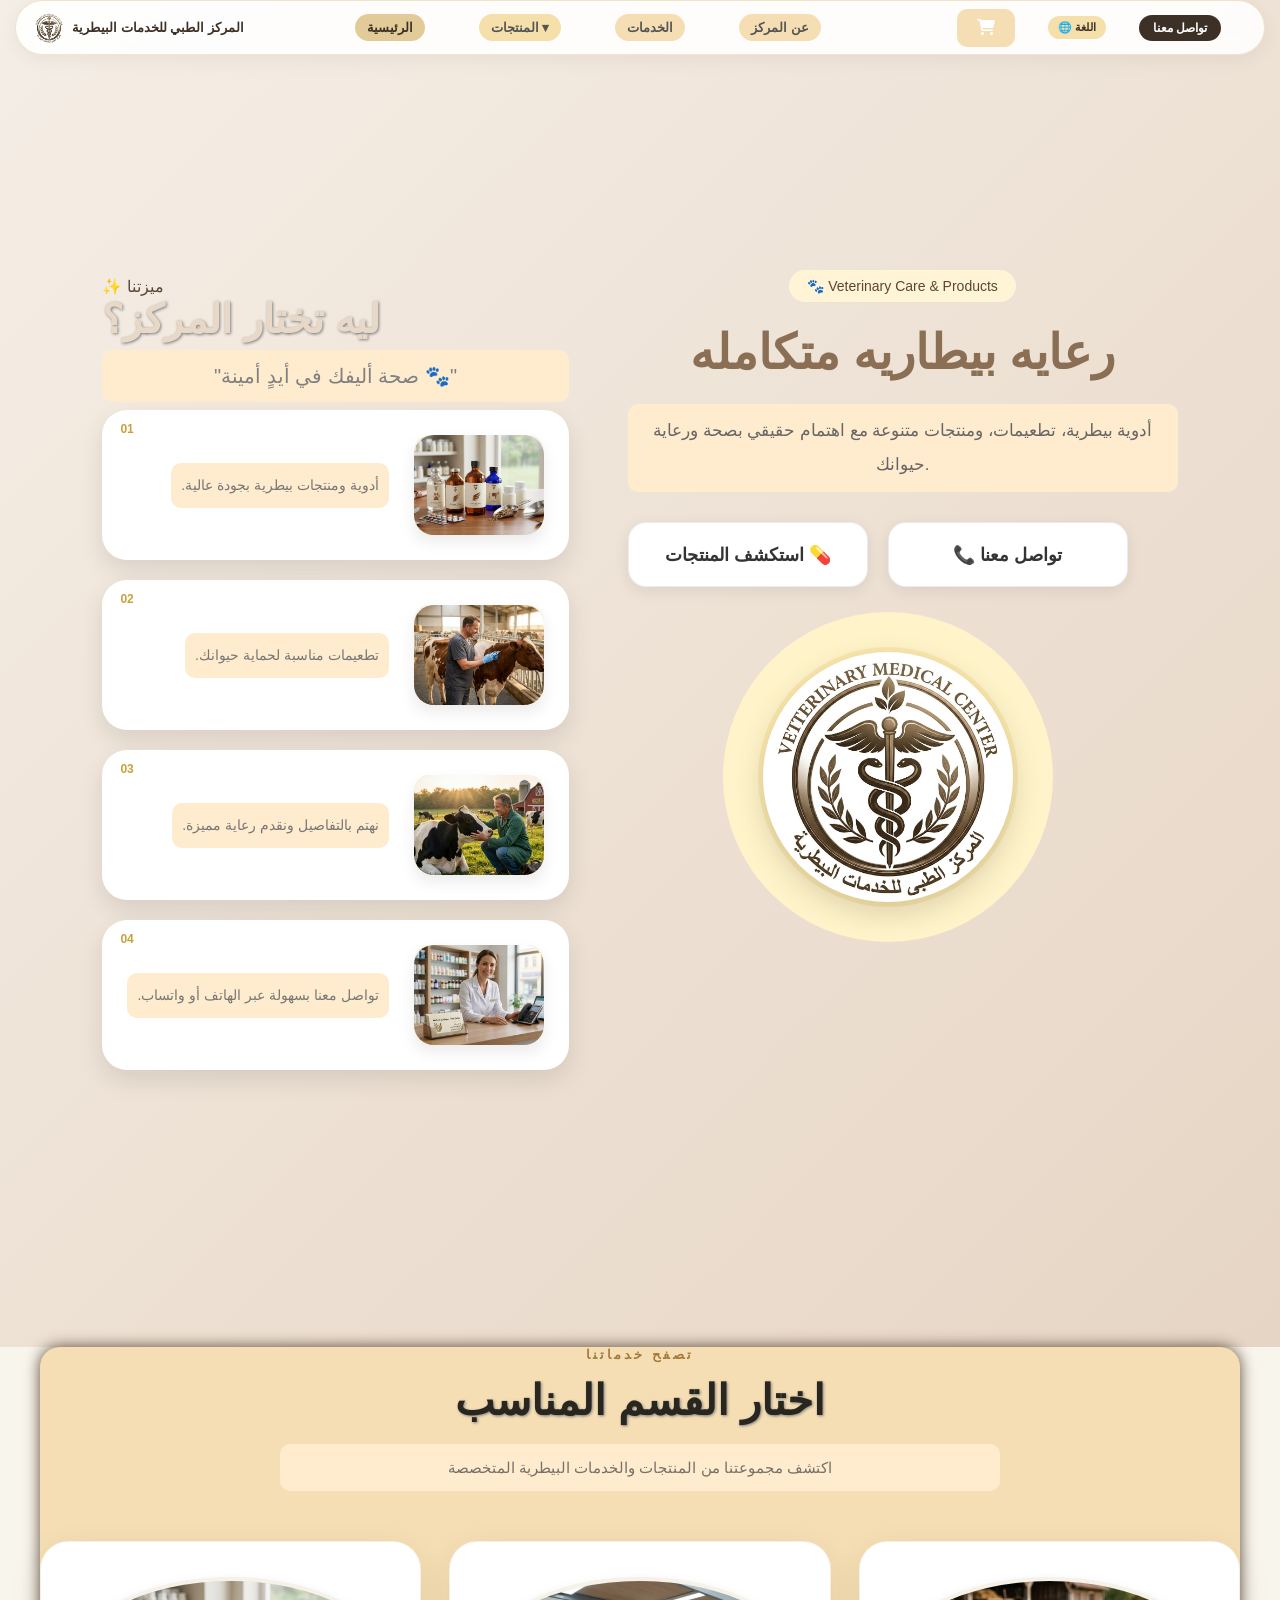
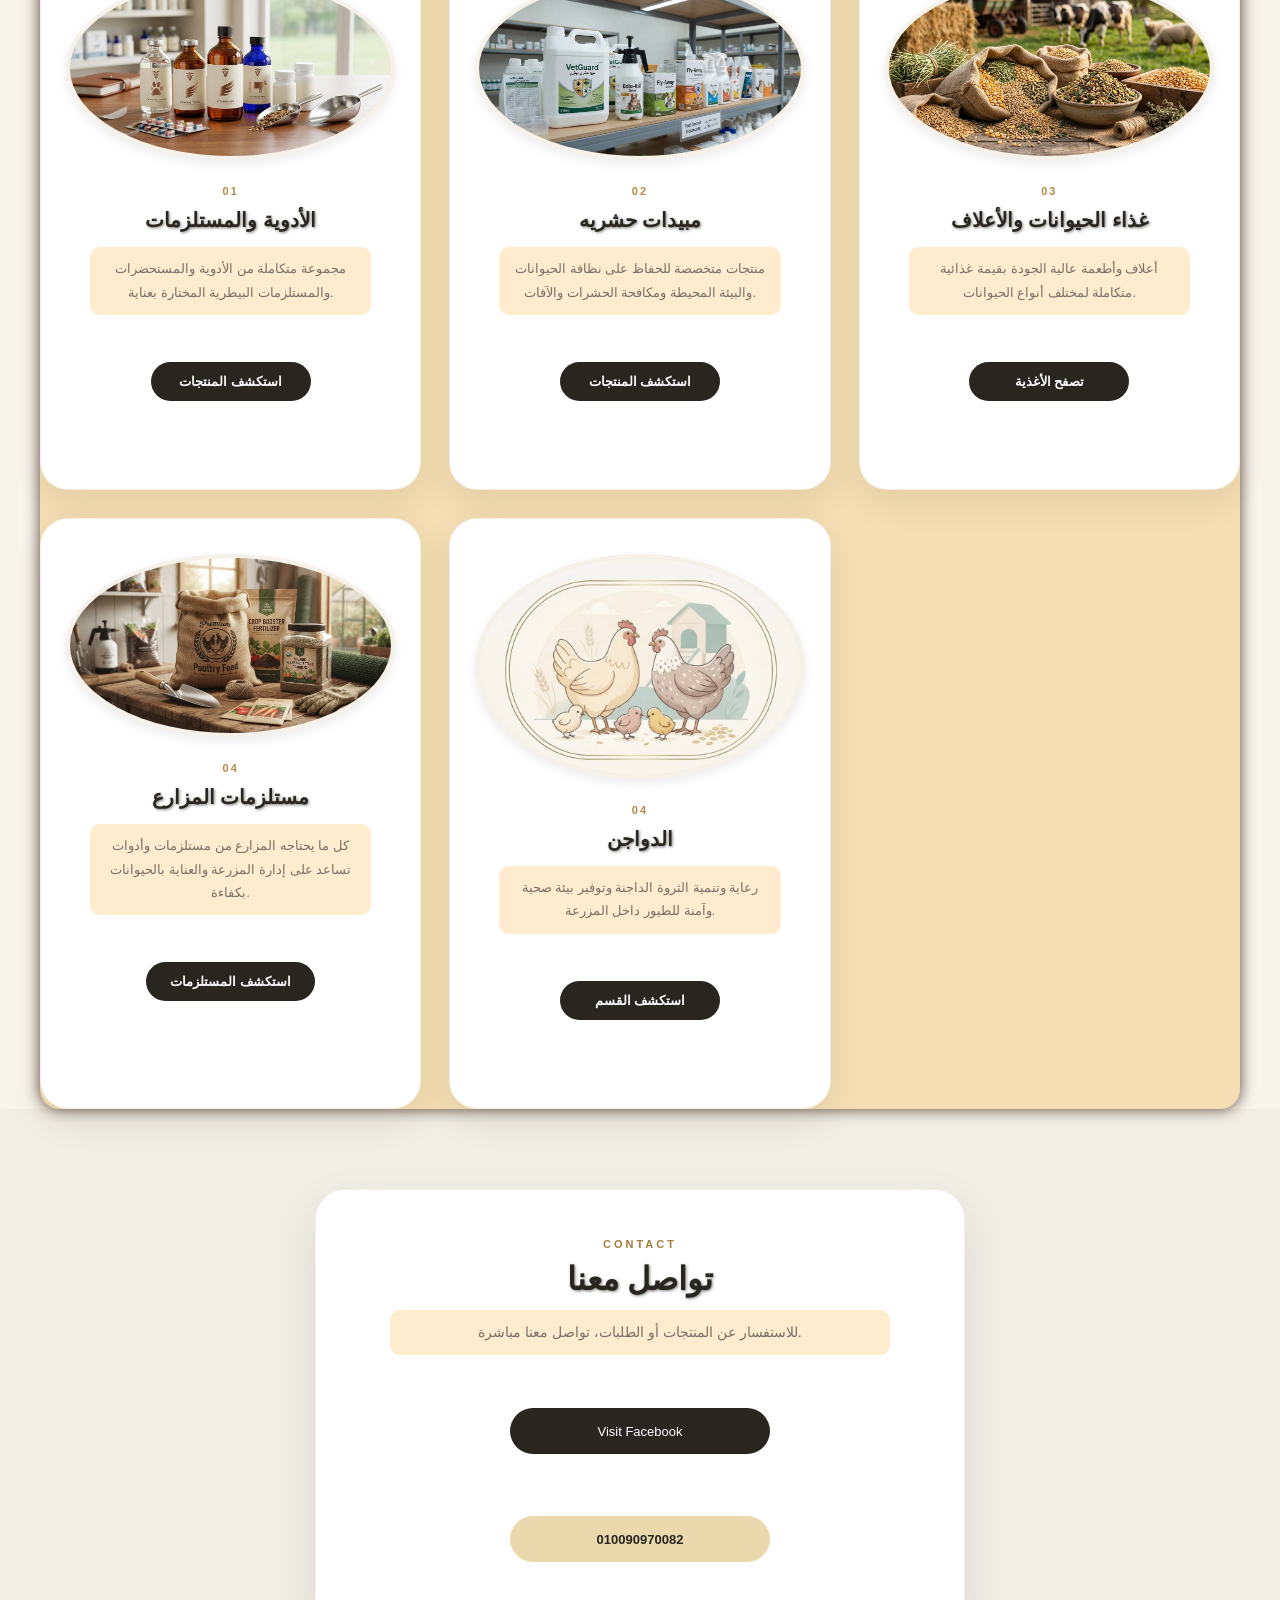
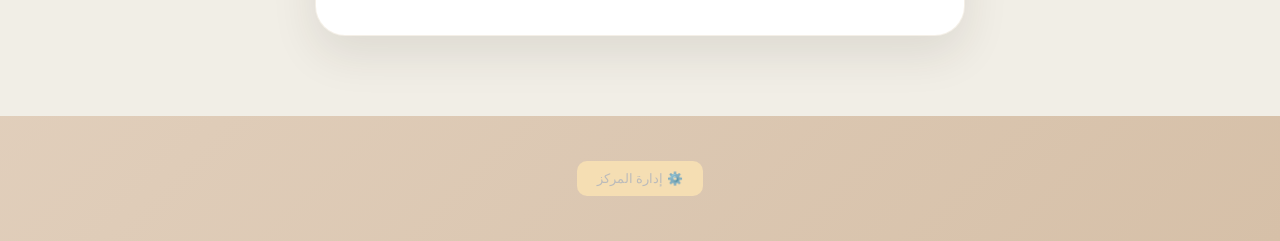
<file: index.html>
<!DOCTYPE html>
<html lang="en">
<head>
    <meta charset="UTF-8">
    <meta name="viewport" content="width=1100">    
    <title>Veterinary Medical center</title>
    <link rel="stylesheet" href="style.css">
    <link rel="stylesheet" href="https://cdnjs.cloudflare.com/ajax/libs/font-awesome/6.0.0/css/all.min.css">
</head>

<body>

    


<!-- ==================== Floating Glass Navbar ==================== -->
 
  
  <!-- ==================== Floating Navbar ==================== -->
<header class="navbar-wrapper">
  <nav class="custom-navbar">
    
    <!-- اللوجو واسم المركز -->
    <a href="index.html" class="nav-logo">
      <img src="logo.jpg" alt="Logo" class="logo-img">
      <span data-ar="المركز الطبي للخدمات البيطرية" data-en="Veterinary Medical Center">المركز الطبي للخدمات البيطرية</span>
    </a>

    <!-- روابط التنقل -->
    <ul class="nav-links">
      <li><a href="index.html" class="active" data-ar="الرئيسية" data-en="Home">الرئيسية</a></li>
      
      <li class="nav-item-dropdown">
        <a href="#" class="dropbtn" data-ar="المنتجات ▾" data-en="Products ▾">المنتجات ▾</a>
        <div class="dropdown-menu">
          <a href="products.html" data-ar="الأدوية والمستلزمات" data-en="Medicines & Products">الأدوية والمستلزمات</a>
          <a href="food.html" data-ar="الأعلاف والأغذية" data-en="Feed & Food">الأعلاف والأغذية</a>
          <a href="cleaning.html" data-ar="المبيدات الحشرية" data-en="Pesticides">المبيدات الحشرية</a>
<a href="farm.html" data-ar="مستلزمات المزارع" data-en="Farm Supplies">مستلزمات المزارع</a>
<a href="poultry.html" data-ar="الدواجن" data-en="Poultry">الدواجن</a>
        </div>
      </li>

      <li><a href="services.html" data-ar="الخدمات" data-en="Services">الخدمات</a></li>
      <li><a href="about.html" data-ar="عن المركز" data-en="About Us">عن المركز</a></li>
    </ul>

    <!-- خانة البحث واللغة وتواصل معنا -->
    <div class="nav-actions">
      
      <a href="carts.html" class="favorite-nav" title="المفضلة">
    <i class="fas fa-shopping-cart"></i>
</a>

      <div class="lang-dropdown">
        <button id="languageBtn" class="lang-btn" onclick="toggleLanguageMenu()">🌐 <span data-ar="اللغة" data-en="Language">اللغة</span></button>
        <div id="languageMenu" class="lang-menu-content">
          <button onclick="changeLanguage('ar')">🇪🇬 العربية</button>
          <button onclick="changeLanguage('en')">🇬🇧 English</button>
        </div>
      </div>

      <a href="contact.html" class="cta-btn" data-ar="تواصل معنا" data-en="Contact Us">تواصل معنا</a>
    </div>

  </nav>
</header>

<!-- 🚨 مكان نتيجة البحث الصحيح (تحت الهيدر وبشكل مخفي مؤقتاً) -->
<div id="searchResult" class="search-result-container"></div>



<section class="hero">
    <section class="why-us">

    <div class="why-title">
        <span data-ar="✨ ميزتنا" data-en="✨ Why Choose Us">
    ✨ ميزتنا
</span>

<h2 data-ar="ليه تختار المركز؟" data-en="Why Choose Us?">
    ليه تختار المركز؟
</h2>

<p data-ar="نهتم بصحة حيوانك وكأنها مسؤوليتنا ❤️"
   data-en="We care about your animal's health as if it were our responsibility ❤️">
   "صحة أليفك في أيدٍ أمينة 🐾"
</p>
    </div>

    <div class="why-items" style="display: flex; flex-direction: column;gap: 20px;">

        <div class="why-item">
            <div class="why-number">01</div>
     <div class="why-icon">
    <img src="oo.jpg" alt="منتجات موثوقة">
</div>

<p data-ar="أدوية ومنتجات بيطرية بجودة عالية."
   data-en="High-quality veterinary medicines and products.">
    أدوية ومنتجات بيطرية بجودة عالية.
</p>
        </div>

        <div class="why-item">
            <div class="why-number">02</div>
    <div class="why-icon">
    <img src="g.jpg" alt="تعليمات آمنة">
</div>

<p data-ar="تطعيمات مناسبة لحماية حيوانك."
   data-en="Suitable vaccinations to protect your animal.">
    تطعيمات مناسبة لحماية حيوانك.
</p>
        </div>

        <div class="why-item">
            <div class="why-number">03</div>
  <div class="why-icon">
    <img src="gg.jpg" alt="خدمة مميزة">
</div>

<p data-ar="نهتم بالتفاصيل ونقدم رعاية مميزة."
   data-en="We care about every detail and provide special care.">
    نهتم بالتفاصيل ونقدم رعاية مميزة.
</p>
        </div>

        <div class="why-item">
            <div class="why-number">04</div>
       <div class="why-icon">
    <img src="oooo.jpg" alt="سهولة التواصل">
</div>
<p data-ar="تواصل معنا بسهولة عبر الهاتف أو واتساب."
   data-en="Contact us easily by phone or WhatsApp.">
    تواصل معنا بسهولة عبر الهاتف أو واتساب.
</p>
        </div>

    </div>

</section>

    <div class="hero-text">

        <span class="hero-small"
      data-ar="🐾 رعاية ومنتجات بيطرية"
      data-en="🐾 Veterinary Care & Products">
    🐾 Veterinary Care & Products
</span>

        <h1 data-ar="رعاية بيطرية متكاملة وحماية أكيدة لسلامة حيواناتك. "
   data-en="Everything Your Animal Needs in One Place">
    رعايه بيطاريه متكامله
</h1>

        <p data-ar="أدوية بيطرية، تطعيمات، ومنتجات متنوعة مع اهتمام حقيقي بصحة ورعاية حيوانك."
   data-en="Veterinary medicines, vaccinations, and various products with genuine care for your animal's health.">
    أدوية بيطرية، تطعيمات، ومنتجات متنوعة
    مع اهتمام حقيقي بصحة ورعاية حيوانك.
</p>
<div class="hero-buttons">
  
  <!-- زر استكشف المنتجات المنسدل -->
  <div class="hero-dropdown">
    <button class="hero-btn white-btn" data-ar="استكشف المنتجات 💊" data-en="Explore Products 💊">
      استكشف المنتجات 💊
    </button>
    <div class="hero-dropdown-content">
      <a href="products.html" data-ar="الأدوية والمنتجات" data-en="Medicines & Products">الأدوية والمنتجات</a>
      <a href="food.html" data-ar="الأعلاف والأغذية" data-en="Feed & Food">الأعلاف والأغذية</a>
      <a href="cleaning.html" data-ar="المبيدات الحشرية" data-en="Pesticides">المبيدات الحشرية</a>
<a href="farm.html" data-ar="مستلزمات المزارع" data-en="Farm Supplies">مستلزمات المزارع</a>
<a href="poultry.html" data-ar="الدواجن" data-en="Poultry">الدواجن</a>
    </div>

  </div>

  <!-- زر تواصل معنا -->
  <a href="contact.html" class="hero-btn white-btn" data-ar="📞 تواصل معنا" data-en="📞 Contact Us">
    📞 تواصل معنا
  </a>

</div>

 <div class="hero-animal">

        <div class="circle circle-one"></div>
        <div class="circle circle-two"></div>

        <div class="animal-card">
    <img src="logo.jpg" alt="رعاية الحيوانات" class="card-img">
</div>
        
    </div>

  
        </div>

        
    

</section>


    <main>

        <section id="home" class="welcome">


        </section>


       
    

<!-- ==================== CATEGORIES ==================== -->

<section id="products" class="categories-section">

    <div class="container">

        <div class="section-heading">

            <span class="sub-title"
                  data-ar="تصفح خدماتنا"
                  data-en="Explore Our Services">
                تصفح خدماتنا
            </span>

            <h2 class="main-title"
                data-ar="اختار القسم المناسب"
                data-en="Choose Your Category">
                اختار القسم المناسب
            </h2>

            <p class="section-description"
               data-ar="اكتشف مجموعتنا من المنتجات والخدمات البيطرية المتخصصة"
               data-en="Discover our specialized veterinary products and services">
                اكتشف مجموعتنا من المنتجات والخدمات البيطرية المتخصصة
            </p>

        </div>


        <div class="categories-grid">


            <!-- الأدوية والمستلزمات -->

            <div class="category-card">

                <div class="card-img-wrapper">

                    <img
                        src="oo.jpg"
                        alt="الأدوية والمستلزمات">

                </div>

                <div class="category-content">

                    <span class="category-number">
                        01
                    </span>

                    <h3
                        data-ar="الأدوية والمستلزمات"
                        data-en="Medicines & Supplies">
                        الأدوية والمستلزمات
                    </h3>

                    <p
                        data-ar="مجموعة متكاملة من الأدوية والمستحضرات والمستلزمات البيطرية المختارة بعناية."
                        data-en="A complete collection of carefully selected veterinary medicines and supplies.">
                        مجموعة متكاملة من الأدوية والمستحضرات والمستلزمات البيطرية المختارة بعناية.
                    </p>

                    <a href="products.html"
                       class="view-btn">

                        <span
                            data-ar="استكشف المنتجات"
                            data-en="Explore Products">
                            استكشف المنتجات
                        </span>

                    </a>

                </div>

            </div>



            <!-- النظافة ومكافحة الحشرات -->

            <div class="category-card">

                <div class="card-img-wrapper">

                    <img
                        src="rrr.jpg"
                        alt=" مبيدات حشريه">
                </div>

                <div class="category-content">

                    <span class="category-number">
                        02
                    </span>

                    <h3
                    data-ar="مبيدات حشريه "
                    data-en=" Pesticides">
                    مبيدات حشريه
                    </h3>

                    <p
                        data-ar="منتجات متخصصة للحفاظ على نظافة الحيوانات والبيئة المحيطة ومكافحة الحشرات والآفات."
                        data-en="Specialized products for animal hygiene, environmental cleanliness and pest control.">
                        منتجات متخصصة للحفاظ على نظافة الحيوانات والبيئة المحيطة ومكافحة الحشرات والآفات.
                    </p>

                    <a href="cleaning.html"
                       class="view-btn">

                        <span
                            data-ar="استكشف المنتجات"
                            data-en="Explore Products">
                            استكشف المنتجات
                        </span>

                    </a>

                </div>

            </div>



            <!-- غذاء الحيوانات والأعلاف -->

            <div class="category-card">

                <div class="card-img-wrapper">

                    <img
                        src="p.jpg"
                        
                        alt="غذاء الحيوانات والأعلاف">

                </div>

                <div class="category-content">

                    <span class="category-number">
                        03
                    </span>

                    <h3
                        data-ar="غذاء الحيوانات والأعلاف"
                        data-en="Feed & Food">
                        غذاء الحيوانات والأعلاف
                    </h3>

                    <p
                        data-ar="أعلاف وأطعمة عالية الجودة بقيمة غذائية متكاملة لمختلف أنواع الحيوانات."
                        data-en="High-quality feed and food with complete nutritional value for different animals.">
                        أعلاف وأطعمة عالية الجودة بقيمة غذائية متكاملة لمختلف أنواع الحيوانات.
                    </p>

                    <a href="food.html"
                       class="view-btn">

                        <span
                            data-ar="تصفح الأغذية"
                            data-en="Explore Food">
                            تصفح الأغذية
                        </span>

                    </a>

                </div>

            </div>
            <!-- مستلزمات المزارع -->
<div class="category-card">

    <div class="card-img-wrapper">
        <img
            src="r.jpg"
            alt="مستلزمات المزارع">
    </div>

    <div class="category-content">

        <span class="category-number">
            04
        </span>

        <h3
            data-ar="مستلزمات المزارع"
            data-en="Farm Supplies">
            مستلزمات المزارع
        </h3>

        <p
            data-ar="كل ما يحتاجه المزارع من مستلزمات وأدوات تساعد على إدارة المزرعة والعناية بالحيوانات بكفاءة."
            data-en="Everything farmers need, from essential supplies and tools to support efficient farm management and animal care.">
            كل ما يحتاجه المزارع من مستلزمات وأدوات تساعد على إدارة المزرعة والعناية بالحيوانات بكفاءة.
        </p>

        <a
            href="farm.html"
            class="view-btn">

            <span
                data-ar="استكشف المستلزمات"
                data-en="Explore Supplies">
                استكشف المستلزمات
            </span>

        </a>

    </div>

</div>

<div class="category-card">
    <div class="card-img-wrapper">
        <img src="i.jpg"
          alt="الدواجن ">
    </div>
    
    <div class="category-content">
        <span class="category-number">
            04
        </span>
        
        <h3 
            data-ar="الدواجن" 
            data-en="Poultry">
            الدواجن
        </h3>
        
        <p 
            data-ar="رعاية وتنمية الثروة الداجنة وتوفير بيئة صحية وآمنة للطيور داخل المزرعة." 
            data-en="Poultry care and development providing a healthy and safe environment for birds.">
            رعاية وتنمية الثروة الداجنة وتوفير بيئة صحية وآمنة للطيور داخل المزرعة.
        </p>
        
        <a href="poultry.html" class="view-btn">
            <span 
                data-ar="استكشف القسم" 
                data-en="Explore Section">
                استكشف القسم
            </span>
        </a>
    </div>
</div>

        </div>

    </div>

</section>



<!-- ==================== CONTACT ==================== -->

<section id="contact" class="clean-contact">

    <div class="contact-box">

        <span class="contact-label">
            CONTACT
        </span>

        <h2
            data-ar="تواصل معنا"
            data-en="Get In Touch">
            تواصل معنا
        </h2>

        <p
            data-ar="للاستفسار عن المنتجات أو الطلبات، تواصل معنا مباشرة."
            data-en="For product inquiries or orders, contact us directly.">
            للاستفسار عن المنتجات أو الطلبات، تواصل معنا مباشرة.
        </p>

        <div class="contact-actions">

            <a
                href="https://www.facebook.com/share/1DEfcc8v1y/?mibextid=wwXIfrss"
                class="facebook-btn"
                target="_blank">
                Visit Facebook
            </a>

            <a
                href="tel:010056789"
                class="phone-btn">
                010090970082
            </a>

        </div>

    </div>

</section>

   <div style="text-align: center; padding: 20px;">
    <a href="admin.html" style="color: #bbb; font-size: 0.8rem; text-decoration: none;">إدارة المركز ⚙️</a>
</div>

<script>
const languageBtn = document.getElementById("languageBtn");
const languageMenu = document.getElementById("languageMenu");

languageBtn.onclick = function () {
    languageMenu.style.display =
        languageMenu.style.display === "block" ? "none" : "block";
};

function changeLanguage(language) {

    if (language === "en") {

        document.documentElement.lang = "en";

        document.querySelectorAll("[data-en]").forEach(function(element) {
            element.textContent = element.getAttribute("data-en");
        });

        languageBtn.textContent = "🌐 Language";

    } else {

        document.documentElement.lang = "ar";

        document.querySelectorAll("[data-ar]").forEach(function(element) {
            element.textContent = element.getAttribute("data-ar");
        });

        languageBtn.textContent = "🌐 اللغة";
    }

    languageMenu.style.display = "none";
}


    

  
 
// 1. قائمة بجميع المنتجات والأغذية الموجودة في الموقع ورابط كل منها
const allProducts = [
    // الأعلاف والأغذية (الموجودة في صفحة food.html)
    { name: "علف التسمين", url: "food.html" },
    { name: "علف الدواجن", url: "food.html" },
    { name: "أعلاف", url: "food.html" },
    
    // المنتجات والأدوية (الموجودة في صفحة products.html)
    { name: "المنتج 4", url: "products.html" },
    { name: "المنتج 1", url: "products.html" },
    { name: "المنتج 2", url: "products.html" },
    { name: "المنتج 3", url: "products.html" },
    { name: "أدوية بيطرية", url: "products.html" },
    { name: "منتجات بيطرية", url: "products.html" }
];

// 2. دالة البحث الرئيسية
function handleSearch() {
    const searchInput = document.getElementById('searchInput').value.trim().toLowerCase();
    const searchResult = document.getElementById('searchResult');

    if (!searchInput) {
        searchResult.style.display = "none";
        return;
    }

    // الفلترة في جميع العناصر
    const results = allProducts.filter(item => 
        item.name.toLowerCase().includes(searchInput)
    );

    searchResult.style.display = "block";

    if (results.length > 0) {
        let resultsHTML = '<div style="padding: 10px; background: #ffffff; border-radius: 8px; border: 1px solid #ddd; margin-top: 10px;">';
        results.forEach(item => {
            resultsHTML += `
                <div style="padding: 10px; border-bottom: 1px solid #eee; display: flex; justify-content: space-between; align-items: center;">
                    <span style="font-weight: bold; color: #333;">${item.name}</span>
                    <a href="${item.url}" style="background: #28a745; color: white; padding: 5px 12px; text-decoration: none; border-radius: 5px; font-size: 14px;">عرض المنتج</a>
                </div>
            `;
        });
        resultsHTML += '</div>';
        searchResult.innerHTML = resultsHTML;
    } else {
        searchResult.innerHTML = `
            <div style="text-align:center; padding:15px; background:#fff; border-radius:8px; border: 1px solid #ddd; margin-top:10px;">
                🔍 <br> <strong>لم يتم العثور على هذا المنتج</strong> <br> <small style="color:#777;">ابحث عن منتج آخر</small>
            </div>
        `;
    }
}

// 3. تشغيل البحث عند الضغط على Enter
document.getElementById('searchInput').addEventListener('keypress', function(e) {
    if (e.key === 'Enter') {
        e.preventDefault();
        handleSearch();
    }
});
</script>
<script>
    function addToWishlist(productName) {
        let cart = JSON.parse(localStorage.getItem('cartItems')) || [];
        cart.push({ title: productName });
        localStorage.setItem('cartItems', JSON.stringify(cart));
        alert('تم إضافة ' + productName + ' للمفضلة! 🛒');
    }
</script>
      
</script>
  </body>
</html>
</file>
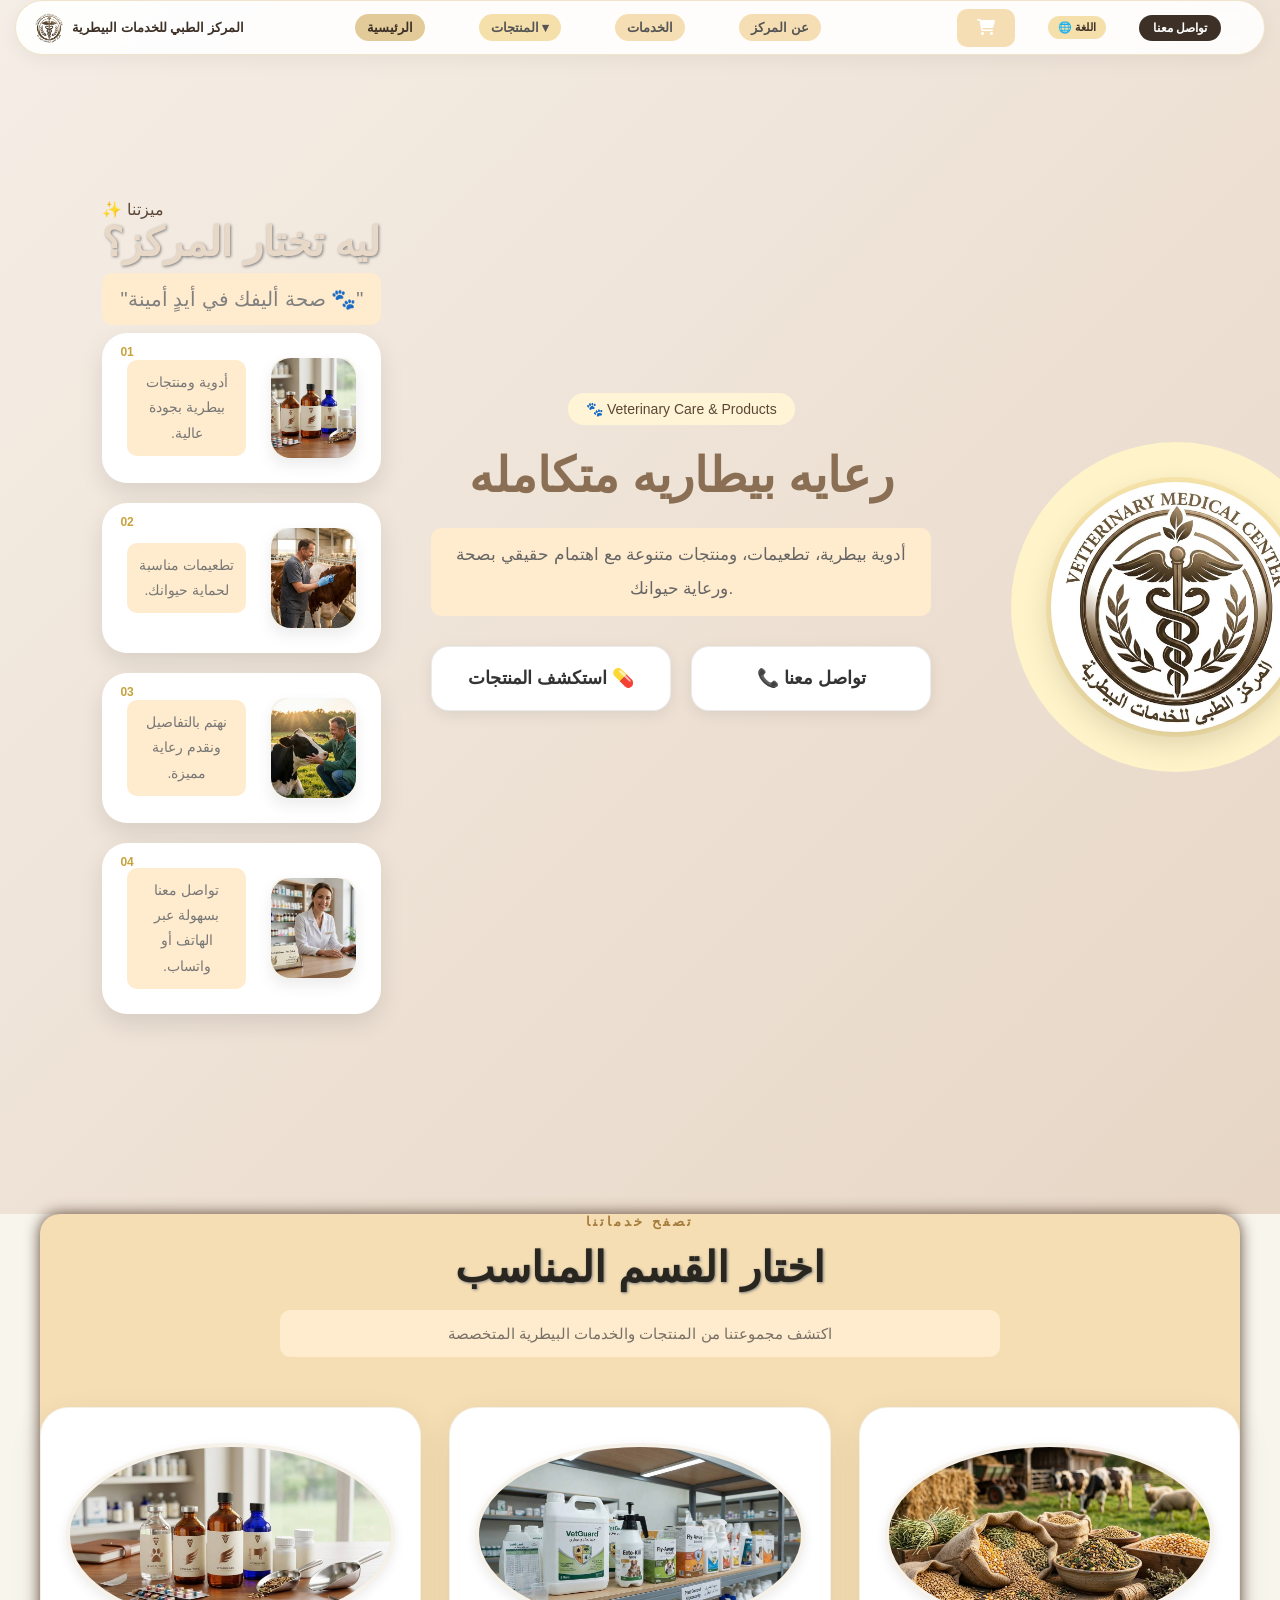
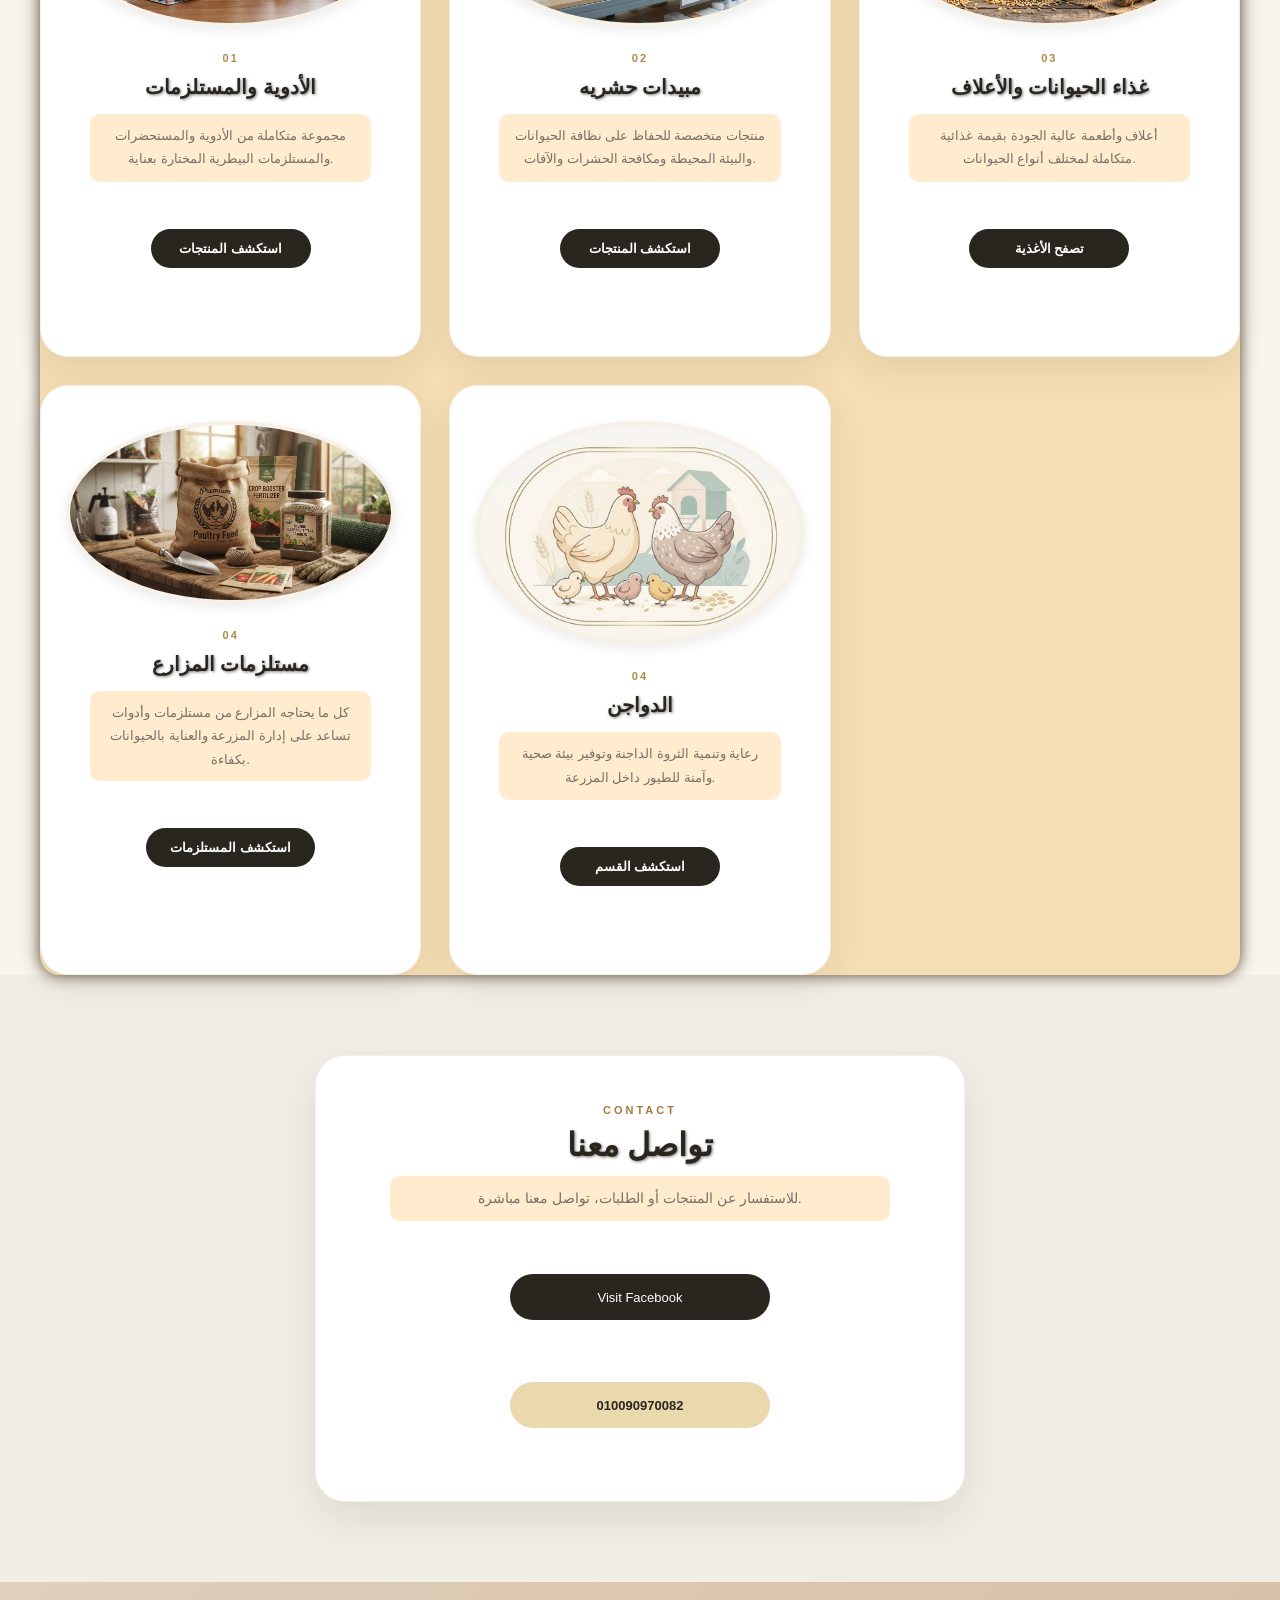
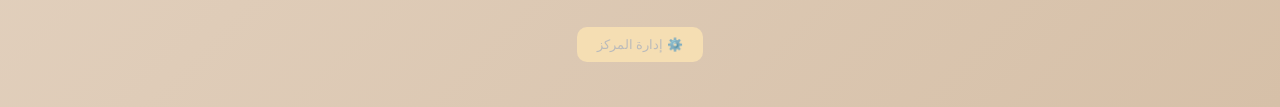
<file: index.Html>
<!DOCTYPE html>
<html lang="en">
<head>
    <meta charset="UTF-8">
    <meta name="viewport" content="width=device-width, initial-scale=1.0">
    <title>Veterinary Medical center</title>
    <link rel="stylesheet" href="style.css">
    <link rel="stylesheet" href="https://cdnjs.cloudflare.com/ajax/libs/font-awesome/6.0.0/css/all.min.css">
</head>

<body>

    <body>


<!-- ==================== Floating Glass Navbar ==================== -->
 
  
  <!-- ==================== Floating Navbar ==================== -->
<header class="navbar-wrapper">
  <nav class="custom-navbar">
    
    <!-- اللوجو واسم المركز -->
    <a href="index.html" class="nav-logo">
      <img src="logo.jpg" alt="Logo" class="logo-img">
      <span data-ar="المركز الطبي للخدمات البيطرية" data-en="Veterinary Medical Center">المركز الطبي للخدمات البيطرية</span>
    </a>

    <!-- روابط التنقل -->
    <ul class="nav-links">
      <li><a href="index.html" class="active" data-ar="الرئيسية" data-en="Home">الرئيسية</a></li>
      
      <li class="nav-item-dropdown">
        <a href="#" class="dropbtn" data-ar="المنتجات ▾" data-en="Products ▾">المنتجات ▾</a>
        <div class="dropdown-menu">
          <a href="products.html" data-ar="الأدوية والمستلزمات" data-en="Medicines & Products">الأدوية والمستلزمات</a>
          <a href="food.html" data-ar="الأعلاف والأغذية" data-en="Feed & Food">الأعلاف والأغذية</a>
          <a href="cleaning.html" data-ar="المبيدات الحشرية" data-en="Pesticides">المبيدات الحشرية</a>
<a href="farm.html" data-ar="مستلزمات المزارع" data-en="Farm Supplies">مستلزمات المزارع</a>
<a href="poultry.html" data-ar="الدواجن" data-en="Poultry">الدواجن</a>
        </div>
      </li>

      <li><a href="services.html" data-ar="الخدمات" data-en="Services">الخدمات</a></li>
      <li><a href="about.html" data-ar="عن المركز" data-en="About Us">عن المركز</a></li>
    </ul>

    <!-- خانة البحث واللغة وتواصل معنا -->
    <div class="nav-actions">
      
      <a href="carts.html" class="favorite-nav" title="المفضلة">
    <i class="fas fa-shopping-cart"></i>
</a>

      <div class="lang-dropdown">
        <button id="languageBtn" class="lang-btn" onclick="toggleLanguageMenu()">🌐 <span data-ar="اللغة" data-en="Language">اللغة</span></button>
        <div id="languageMenu" class="lang-menu-content">
          <button onclick="changeLanguage('ar')">🇪🇬 العربية</button>
          <button onclick="changeLanguage('en')">🇬🇧 English</button>
        </div>
      </div>

      <a href="contact.html" class="cta-btn" data-ar="تواصل معنا" data-en="Contact Us">تواصل معنا</a>
    </div>

  </nav>
</header>

<!-- 🚨 مكان نتيجة البحث الصحيح (تحت الهيدر وبشكل مخفي مؤقتاً) -->
<div id="searchResult" class="search-result-container"></div>



<section class="hero">
    <section class="why-us">

    <div class="why-title">
        <span data-ar="✨ ميزتنا" data-en="✨ Why Choose Us">
    ✨ ميزتنا
</span>

<h2 data-ar="ليه تختار المركز؟" data-en="Why Choose Us?">
    ليه تختار المركز؟
</h2>

<p data-ar="نهتم بصحة حيوانك وكأنها مسؤوليتنا ❤️"
   data-en="We care about your animal's health as if it were our responsibility ❤️">
   "صحة أليفك في أيدٍ أمينة 🐾"
</p>
    </div>

    <div class="why-items" style="display: flex; flex-direction: column;gap: 20px;">

        <div class="why-item">
            <div class="why-number">01</div>
     <div class="why-icon">
    <img src="oo.jpg" alt="منتجات موثوقة">
</div>

<p data-ar="أدوية ومنتجات بيطرية بجودة عالية."
   data-en="High-quality veterinary medicines and products.">
    أدوية ومنتجات بيطرية بجودة عالية.
</p>
        </div>

        <div class="why-item">
            <div class="why-number">02</div>
    <div class="why-icon">
    <img src="g.jpg" alt="تعليمات آمنة">
</div>

<p data-ar="تطعيمات مناسبة لحماية حيوانك."
   data-en="Suitable vaccinations to protect your animal.">
    تطعيمات مناسبة لحماية حيوانك.
</p>
        </div>

        <div class="why-item">
            <div class="why-number">03</div>
  <div class="why-icon">
    <img src="gg.jpg" alt="خدمة مميزة">
</div>

<p data-ar="نهتم بالتفاصيل ونقدم رعاية مميزة."
   data-en="We care about every detail and provide special care.">
    نهتم بالتفاصيل ونقدم رعاية مميزة.
</p>
        </div>

        <div class="why-item">
            <div class="why-number">04</div>
       <div class="why-icon">
    <img src="oooo.jpg" alt="سهولة التواصل">
</div>
<p data-ar="تواصل معنا بسهولة عبر الهاتف أو واتساب."
   data-en="Contact us easily by phone or WhatsApp.">
    تواصل معنا بسهولة عبر الهاتف أو واتساب.
</p>
        </div>

    </div>

</section>

    <div class="hero-text">

        <span class="hero-small"
      data-ar="🐾 رعاية ومنتجات بيطرية"
      data-en="🐾 Veterinary Care & Products">
    🐾 Veterinary Care & Products
</span>

        <h1 data-ar="رعاية بيطرية متكاملة وحماية أكيدة لسلامة حيواناتك. "
   data-en="Everything Your Animal Needs in One Place">
    رعايه بيطاريه متكامله
</h1>

        <p data-ar="أدوية بيطرية، تطعيمات، ومنتجات متنوعة مع اهتمام حقيقي بصحة ورعاية حيوانك."
   data-en="Veterinary medicines, vaccinations, and various products with genuine care for your animal's health.">
    أدوية بيطرية، تطعيمات، ومنتجات متنوعة
    مع اهتمام حقيقي بصحة ورعاية حيوانك.
</p>
<div class="hero-buttons">
  
  <!-- زر استكشف المنتجات المنسدل -->
  <div class="hero-dropdown">
    <button class="hero-btn white-btn" data-ar="استكشف المنتجات 💊" data-en="Explore Products 💊">
      استكشف المنتجات 💊
    </button>
    <div class="hero-dropdown-content">
      <a href="products.html" data-ar="الأدوية والمنتجات" data-en="Medicines & Products">الأدوية والمنتجات</a>
      <a href="food.html" data-ar="الأعلاف والأغذية" data-en="Feed & Food">الأعلاف والأغذية</a>
      <a href="cleaning.html" data-ar="المبيدات الحشرية" data-en="Pesticides">المبيدات الحشرية</a>
<a href="farm.html" data-ar="مستلزمات المزارع" data-en="Farm Supplies">مستلزمات المزارع</a>
<a href="poultry.html" data-ar="الدواجن" data-en="Poultry">الدواجن</a>
    </div>

  </div>

  <!-- زر تواصل معنا -->
  <a href="contact.html" class="hero-btn white-btn" data-ar="📞 تواصل معنا" data-en="📞 Contact Us">
    📞 تواصل معنا
  </a>

</div>



    </div>

    <div class="hero-animal">

        <div class="circle circle-one"></div>
        <div class="circle circle-two"></div>

        <div class="animal-card">
    <img src="logo.jpg" alt="رعاية الحيوانات" class="card-img">
</div>
        </div>

        
    

</section>


    <main>

        <section id="home" class="welcome">


        </section>


       
    

<!-- ==================== CATEGORIES ==================== -->

<section id="products" class="categories-section">

    <div class="container">

        <div class="section-heading">

            <span class="sub-title"
                  data-ar="تصفح خدماتنا"
                  data-en="Explore Our Services">
                تصفح خدماتنا
            </span>

            <h2 class="main-title"
                data-ar="اختار القسم المناسب"
                data-en="Choose Your Category">
                اختار القسم المناسب
            </h2>

            <p class="section-description"
               data-ar="اكتشف مجموعتنا من المنتجات والخدمات البيطرية المتخصصة"
               data-en="Discover our specialized veterinary products and services">
                اكتشف مجموعتنا من المنتجات والخدمات البيطرية المتخصصة
            </p>

        </div>


        <div class="categories-grid">


            <!-- الأدوية والمستلزمات -->

            <div class="category-card">

                <div class="card-img-wrapper">

                    <img
                        src="oo.jpg"
                        alt="الأدوية والمستلزمات">

                </div>

                <div class="category-content">

                    <span class="category-number">
                        01
                    </span>

                    <h3
                        data-ar="الأدوية والمستلزمات"
                        data-en="Medicines & Supplies">
                        الأدوية والمستلزمات
                    </h3>

                    <p
                        data-ar="مجموعة متكاملة من الأدوية والمستحضرات والمستلزمات البيطرية المختارة بعناية."
                        data-en="A complete collection of carefully selected veterinary medicines and supplies.">
                        مجموعة متكاملة من الأدوية والمستحضرات والمستلزمات البيطرية المختارة بعناية.
                    </p>

                    <a href="products.html"
                       class="view-btn">

                        <span
                            data-ar="استكشف المنتجات"
                            data-en="Explore Products">
                            استكشف المنتجات
                        </span>

                    </a>

                </div>

            </div>



            <!-- النظافة ومكافحة الحشرات -->

            <div class="category-card">

                <div class="card-img-wrapper">

                    <img
                        src="rrr.jpg"
                        alt=" مبيدات حشريه">
                </div>

                <div class="category-content">

                    <span class="category-number">
                        02
                    </span>

                    <h3
                    data-ar="مبيدات حشريه "
                    data-en=" Pesticides">
                    مبيدات حشريه
                    </h3>

                    <p
                        data-ar="منتجات متخصصة للحفاظ على نظافة الحيوانات والبيئة المحيطة ومكافحة الحشرات والآفات."
                        data-en="Specialized products for animal hygiene, environmental cleanliness and pest control.">
                        منتجات متخصصة للحفاظ على نظافة الحيوانات والبيئة المحيطة ومكافحة الحشرات والآفات.
                    </p>

                    <a href="cleaning.html"
                       class="view-btn">

                        <span
                            data-ar="استكشف المنتجات"
                            data-en="Explore Products">
                            استكشف المنتجات
                        </span>

                    </a>

                </div>

            </div>



            <!-- غذاء الحيوانات والأعلاف -->

            <div class="category-card">

                <div class="card-img-wrapper">

                    <img
                        src="p.jpg"
                        
                        alt="غذاء الحيوانات والأعلاف">

                </div>

                <div class="category-content">

                    <span class="category-number">
                        03
                    </span>

                    <h3
                        data-ar="غذاء الحيوانات والأعلاف"
                        data-en="Feed & Food">
                        غذاء الحيوانات والأعلاف
                    </h3>

                    <p
                        data-ar="أعلاف وأطعمة عالية الجودة بقيمة غذائية متكاملة لمختلف أنواع الحيوانات."
                        data-en="High-quality feed and food with complete nutritional value for different animals.">
                        أعلاف وأطعمة عالية الجودة بقيمة غذائية متكاملة لمختلف أنواع الحيوانات.
                    </p>

                    <a href="food.html"
                       class="view-btn">

                        <span
                            data-ar="تصفح الأغذية"
                            data-en="Explore Food">
                            تصفح الأغذية
                        </span>

                    </a>

                </div>

            </div>
            <!-- مستلزمات المزارع -->
<div class="category-card">

    <div class="card-img-wrapper">
        <img
            src="r.jpg"
            alt="مستلزمات المزارع">
    </div>

    <div class="category-content">

        <span class="category-number">
            04
        </span>

        <h3
            data-ar="مستلزمات المزارع"
            data-en="Farm Supplies">
            مستلزمات المزارع
        </h3>

        <p
            data-ar="كل ما يحتاجه المزارع من مستلزمات وأدوات تساعد على إدارة المزرعة والعناية بالحيوانات بكفاءة."
            data-en="Everything farmers need, from essential supplies and tools to support efficient farm management and animal care.">
            كل ما يحتاجه المزارع من مستلزمات وأدوات تساعد على إدارة المزرعة والعناية بالحيوانات بكفاءة.
        </p>

        <a
            href="farm.html"
            class="view-btn">

            <span
                data-ar="استكشف المستلزمات"
                data-en="Explore Supplies">
                استكشف المستلزمات
            </span>

        </a>

    </div>

</div>

<div class="category-card">
    <div class="card-img-wrapper">
        <img src="i.jpg"
          alt="الدواجن ">
    </div>
    
    <div class="category-content">
        <span class="category-number">
            04
        </span>
        
        <h3 
            data-ar="الدواجن" 
            data-en="Poultry">
            الدواجن
        </h3>
        
        <p 
            data-ar="رعاية وتنمية الثروة الداجنة وتوفير بيئة صحية وآمنة للطيور داخل المزرعة." 
            data-en="Poultry care and development providing a healthy and safe environment for birds.">
            رعاية وتنمية الثروة الداجنة وتوفير بيئة صحية وآمنة للطيور داخل المزرعة.
        </p>
        
        <a href="poultry.html" class="view-btn">
            <span 
                data-ar="استكشف القسم" 
                data-en="Explore Section">
                استكشف القسم
            </span>
        </a>
    </div>
</div>

        </div>

    </div>

</section>



<!-- ==================== CONTACT ==================== -->

<section id="contact" class="clean-contact">

    <div class="contact-box">

        <span class="contact-label">
            CONTACT
        </span>

        <h2
            data-ar="تواصل معنا"
            data-en="Get In Touch">
            تواصل معنا
        </h2>

        <p
            data-ar="للاستفسار عن المنتجات أو الطلبات، تواصل معنا مباشرة."
            data-en="For product inquiries or orders, contact us directly.">
            للاستفسار عن المنتجات أو الطلبات، تواصل معنا مباشرة.
        </p>

        <div class="contact-actions">

            <a
                href="https://www.facebook.com/share/1DEfcc8v1y/?mibextid=wwXIfrss"
                class="facebook-btn"
                target="_blank">
                Visit Facebook
            </a>

            <a
                href="tel:010056789"
                class="phone-btn">
                010090970082
            </a>

        </div>

    </div>

</section>

   <div style="text-align: center; padding: 20px;">
    <a href="admin.html" style="color: #bbb; font-size: 0.8rem; text-decoration: none;">إدارة المركز ⚙️</a>
</div>

<script>
const languageBtn = document.getElementById("languageBtn");
const languageMenu = document.getElementById("languageMenu");

languageBtn.onclick = function () {
    languageMenu.style.display =
        languageMenu.style.display === "block" ? "none" : "block";
};

function changeLanguage(language) {

    if (language === "en") {

        document.documentElement.lang = "en";

        document.querySelectorAll("[data-en]").forEach(function(element) {
            element.textContent = element.getAttribute("data-en");
        });

        languageBtn.textContent = "🌐 Language";

    } else {

        document.documentElement.lang = "ar";

        document.querySelectorAll("[data-ar]").forEach(function(element) {
            element.textContent = element.getAttribute("data-ar");
        });

        languageBtn.textContent = "🌐 اللغة";
    }

    languageMenu.style.display = "none";
}


    

  
 
// 1. قائمة بجميع المنتجات والأغذية الموجودة في الموقع ورابط كل منها
const allProducts = [
    // الأعلاف والأغذية (الموجودة في صفحة food.html)
    { name: "علف التسمين", url: "food.html" },
    { name: "علف الدواجن", url: "food.html" },
    { name: "أعلاف", url: "food.html" },
    
    // المنتجات والأدوية (الموجودة في صفحة products.html)
    { name: "المنتج 4", url: "products.html" },
    { name: "المنتج 1", url: "products.html" },
    { name: "المنتج 2", url: "products.html" },
    { name: "المنتج 3", url: "products.html" },
    { name: "أدوية بيطرية", url: "products.html" },
    { name: "منتجات بيطرية", url: "products.html" }
];

// 2. دالة البحث الرئيسية
function handleSearch() {
    const searchInput = document.getElementById('searchInput').value.trim().toLowerCase();
    const searchResult = document.getElementById('searchResult');

    if (!searchInput) {
        searchResult.style.display = "none";
        return;
    }

    // الفلترة في جميع العناصر
    const results = allProducts.filter(item => 
        item.name.toLowerCase().includes(searchInput)
    );

    searchResult.style.display = "block";

    if (results.length > 0) {
        let resultsHTML = '<div style="padding: 10px; background: #ffffff; border-radius: 8px; border: 1px solid #ddd; margin-top: 10px;">';
        results.forEach(item => {
            resultsHTML += `
                <div style="padding: 10px; border-bottom: 1px solid #eee; display: flex; justify-content: space-between; align-items: center;">
                    <span style="font-weight: bold; color: #333;">${item.name}</span>
                    <a href="${item.url}" style="background: #28a745; color: white; padding: 5px 12px; text-decoration: none; border-radius: 5px; font-size: 14px;">عرض المنتج</a>
                </div>
            `;
        });
        resultsHTML += '</div>';
        searchResult.innerHTML = resultsHTML;
    } else {
        searchResult.innerHTML = `
            <div style="text-align:center; padding:15px; background:#fff; border-radius:8px; border: 1px solid #ddd; margin-top:10px;">
                🔍 <br> <strong>لم يتم العثور على هذا المنتج</strong> <br> <small style="color:#777;">ابحث عن منتج آخر</small>
            </div>
        `;
    }
}

// 3. تشغيل البحث عند الضغط على Enter
document.getElementById('searchInput').addEventListener('keypress', function(e) {
    if (e.key === 'Enter') {
        e.preventDefault();
        handleSearch();
    }
});
</script>
<script>
    function addToWishlist(productName) {
        let cart = JSON.parse(localStorage.getItem('cartItems')) || [];
        cart.push({ title: productName });
        localStorage.setItem('cartItems', JSON.stringify(cart));
        alert('تم إضافة ' + productName + ' للمفضلة! 🛒');
    }
</script>
      
</script>
  </body>
</html>
</file>
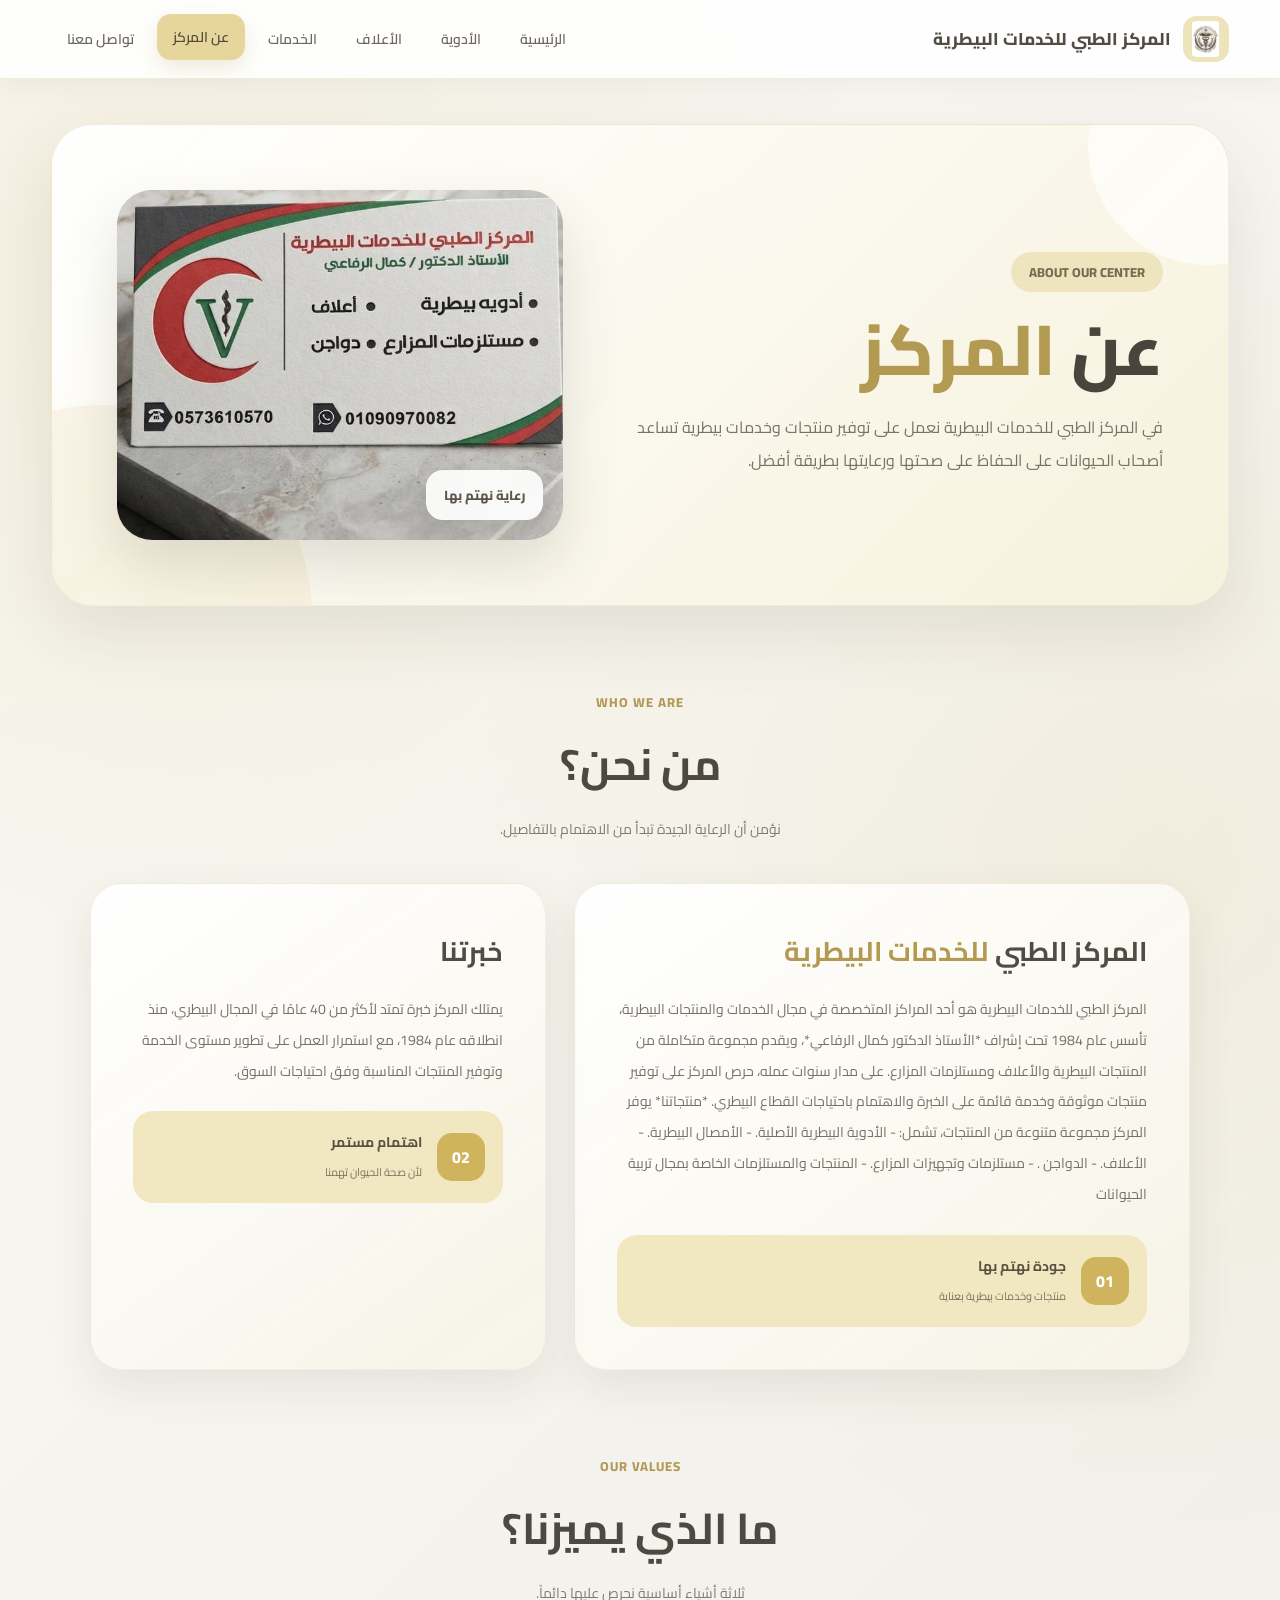
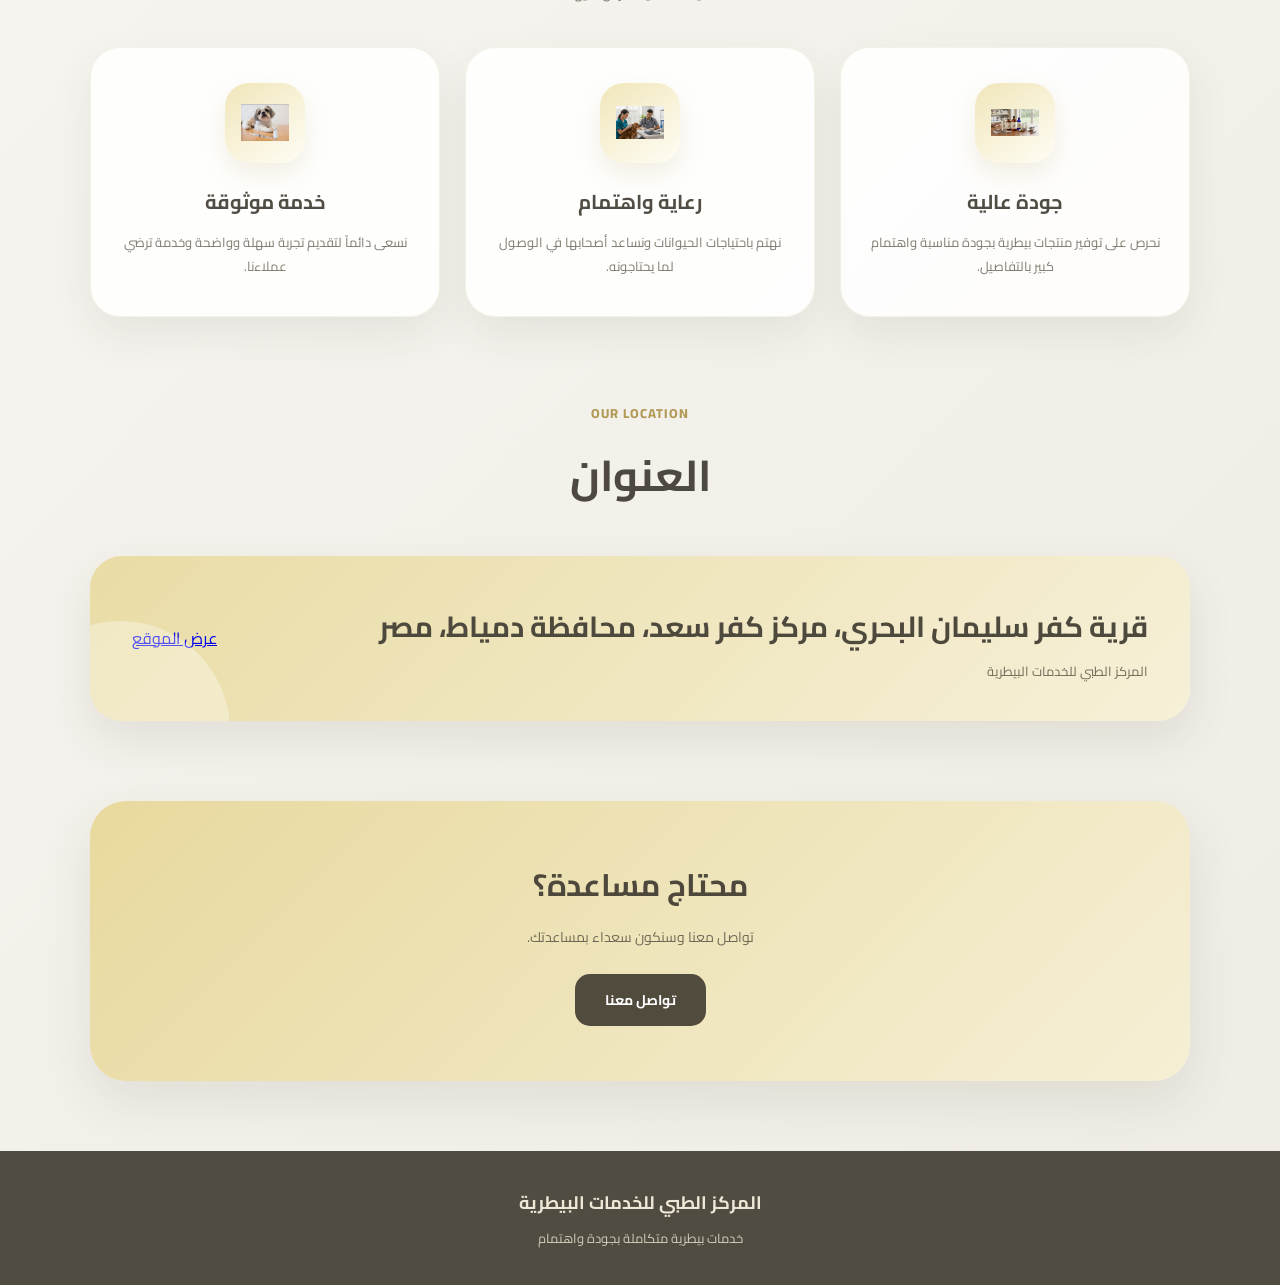
<file: about.html>
<!DOCTYPE html>
<html lang="ar" dir="rtl">

<head>
    <meta charset="UTF-8">
    <meta name="viewport" content="width=device-width, initial-scale=1.0">

    <title>عن المركز | المركز الطبي للخدمات البيطرية</title>

    <link rel="preconnect" href="https://fonts.googleapis.com">
    <link rel="preconnect" href="https://fonts.gstatic.com" crossorigin>

    <link href="https://fonts.googleapis.com/css2?family=Cairo:wght@400;500;600;700;800&display=swap"
        rel="stylesheet">

    <style>

        * {
            margin: 0;
            padding: 0;
            box-sizing: border-box;
        }

        html {
            scroll-behavior: smooth;
        }

        body {
            font-family: "Cairo", sans-serif;

            color: #514d44;

            background:
                radial-gradient(
                    circle at 10% 10%,
                    rgba(221, 199, 132, .18),
                    transparent 27%
                ),
                radial-gradient(
                    circle at 90% 30%,
                    rgba(221, 199, 132, .14),
                    transparent 30%
                ),
                linear-gradient(
                    135deg,
                    #faf9f5,
                    #eeece4
                );

            overflow-x: hidden;
        }


        /* ================= NAVBAR ================= */

        .navbar {
            position: sticky;
            top: 0;
            z-index: 1000;

            background: rgba(255,255,255,.88);

            backdrop-filter: blur(18px);
            -webkit-backdrop-filter: blur(18px);

            border-bottom: 1px solid rgba(180,155,80,.18);

            box-shadow: 0 5px 25px rgba(60,55,45,.06);
        }

        .nav-container {
            width: min(1200px,92%);
            min-height: 78px;

            margin: auto;

            display: flex;
            align-items: center;
            justify-content: space-between;
        }

        .logo {
            display: flex;
            align-items: center;
            gap: 12px;

            text-decoration: none;

            color: #514d44;

            font-weight: 800;
            font-size: 17px;
        }

        .logo img {
            width: 46px;
            height: 46px;

            border-radius: 14px;

            object-fit: contain;

            background: #eee4bc;

            padding: 5px;
        }

        .nav-links {
            display: flex;
            align-items: center;
            gap: 7px;
        }

        .nav-links a {
            text-decoration: none;

            color: #6d675c;

            font-size: 14px;
            font-weight: 600;

            padding: 10px 16px;

            border-radius: 14px;

            transition: .3s ease;
        }

        .nav-links a:hover,
        .nav-links a.active {
            background: #e7d69b;

            color: #514b3d;

            transform: translateY(-2px);

            box-shadow: 0 8px 20px rgba(170,145,70,.18);
        }


        /* ================= HERO ================= */

        .hero {
            width: min(1200px,92%);

            margin: 45px auto 30px;

            min-height: 470px;

            padding: 65px;

            border-radius: 42px;

            position: relative;

            overflow: hidden;

            display: grid;

            grid-template-columns: 1.1fr .9fr;

            align-items: center;

            gap: 55px;

            background:
                linear-gradient(
                    135deg,
                    rgba(255,255,255,.96),
                    rgba(246,241,220,.94)
                );

            border: 1px solid rgba(190,165,90,.18);

            box-shadow:
                0 25px 70px rgba(70,65,50,.11);
        }

        .hero::before {
            content: "";

            position: absolute;

            width: 420px;
            height: 420px;

            border-radius: 50%;

            background: rgba(218,195,125,.15);

            left: -160px;
            bottom: -220px;
        }

        .hero::after {
            content: "";

            position: absolute;

            width: 240px;
            height: 240px;

            border-radius: 50%;

            background: rgba(255,255,255,.65);

            right: -100px;
            top: -100px;
        }

        .hero-text {
            position: relative;
            z-index: 2;
        }

        .hero-label {
            display: inline-block;

            padding: 8px 18px;

            margin-bottom: 18px;

            border-radius: 50px;

            background: #eee4bd;

            color: #756b50;

            font-size: 13px;

            font-weight: 800;
        }

        .hero h1 {
            font-size: clamp(43px,6vw,70px);

            line-height: 1.15;

            color: #49453d;

            margin-bottom: 20px;

            font-weight: 800;
        }

        .hero h1 span {
            color: #b39a52;
        }

        .hero p {
            color: #777267;

            font-size: 16px;

            line-height: 2.1;

            max-width: 620px;
        }


        /* ================= HERO VISUAL ================= */

        .hero-visual {
            position: relative;
            z-index: 2;

            height: 350px;

            border-radius: 35px;

            overflow: hidden;

            background: #e8dfc1;

            box-shadow:
                0 25px 55px rgba(70,65,50,.15);

            animation: float 4s ease-in-out infinite;
        }

        .hero-visual img {
            width: 100%;
            height: 100%;

            object-fit: cover;
        }

        .hero-badge {
            position: absolute;

            bottom: 20px;
            right: 20px;

            padding: 13px 18px;

            border-radius: 17px;

            background: rgba(255,255,255,.9);

            backdrop-filter: blur(10px);

            color: #5c5649;

            font-size: 13px;

            font-weight: 800;

            box-shadow: 0 10px 25px rgba(50,45,35,.12);
        }

        @keyframes float {

            0%,100% {
                transform: translateY(0);
            }

            50% {
                transform: translateY(-8px);
            }
        }


        /* ================= SECTION TITLE ================= */

        .section-title {
            width: min(800px,90%);

            margin: 80px auto 40px;

            text-align: center;
        }

        .section-title span {
            color: #b29a56;

            font-size: 13px;

            font-weight: 800;

            letter-spacing: 1px;
        }

        .section-title h2 {
            color: #4d4940;

            font-size: clamp(29px,4vw,43px);

            margin-top: 8px;
        }

        .section-title p {
            color: #817b70;

            font-size: 14px;

            line-height: 2;

            margin-top: 10px;
        }


        /* ================= INTRO ================= */

        .intro {
            width: min(1100px,92%);

            margin: auto;

            display: grid;

            grid-template-columns: 1.15fr .85fr;

            gap: 28px;
        }

        .intro-card {
            padding: 42px;

            border-radius: 32px;

            background:
                linear-gradient(
                    145deg,
                    rgba(255,255,255,.96),
                    rgba(246,243,231,.94)
                );

            border: 1px solid rgba(190,170,100,.16);

            box-shadow:
                0 18px 45px rgba(70,65,52,.09);

            transition: .4s ease;
        }

        .intro-card:hover {
            transform: translateY(-8px);

            box-shadow:
                0 27px 60px rgba(70,65,52,.14);
        }

        .intro-card h3 {
            font-size: 27px;

            color: #504c43;

            margin-bottom: 18px;
        }

        .intro-card h3 span {
            color: #b39a52;
        }

        .intro-card p {
            color: #777267;

            font-size: 14px;

            line-height: 2.2;

            margin-bottom: 12px;
        }

        .mini-highlight {
            margin-top: 25px;

            padding: 18px;

            border-radius: 20px;

            background: #f1e7c0;

            display: flex;

            align-items: center;

            gap: 15px;
        }

        .mini-number {
            width: 48px;
            height: 48px;

            flex-shrink: 0;

            border-radius: 15px;

            display: flex;
            align-items: center;
            justify-content: center;

            background: #d0b45d;

            color: white;

            font-weight: 800;
        }

        .mini-highlight strong {
            display: block;

            color: #595243;

            font-size: 14px;
        }

        .mini-highlight small {
            color: #7b735f;

            font-size: 11px;
        }


        /* ================= STATS ================= */

        .stats {
            width: min(1100px,92%);

            margin: 30px auto 0;

            display: grid;

            grid-template-columns: repeat(4,1fr);

            gap: 18px;
        }

        .stat {
            padding: 28px 15px;

            text-align: center;

            border-radius: 25px;

            background: rgba(255,255,255,.82);

            border: 1px solid rgba(190,170,100,.14);

            box-shadow: 0 14px 35px rgba(70,65,50,.07);

            transition: .35s ease;
        }

        .stat:hover {
            transform: translateY(-7px);

            box-shadow: 0 22px 45px rgba(70,65,50,.12);
        }

        .stat strong {
            display: block;

            color: #b19850;

            font-size: 32px;

            font-weight: 800;
        }

        .stat span {
            color: #716b60;

            font-size: 13px;
        }


        /* ================= VALUES ================= */

        .values {
            width: min(1100px,92%);

            margin: auto;

            display: grid;

            grid-template-columns: repeat(3,1fr);

            gap: 25px;
        }

        .value {
            min-height: 270px;

            padding: 35px 27px;

            text-align: center;

            border-radius: 30px;

            background:
                rgba(255,255,255,.87);

            border: 1px solid rgba(190,170,100,.15);

            box-shadow:
                0 17px 40px rgba(70,65,50,.08);

            transition: .4s ease;
        }

        .value:hover {
            transform: translateY(-10px);
        }

        .value-img {
            width: 80px;
            height: 80px;

            margin: 0 auto 20px;

            border-radius: 24px;

            background:
                linear-gradient(
                    145deg,
                    #f0e6ba,
                    #fffdf5
                );

            display: flex;
            align-items: center;
            justify-content: center;

            box-shadow:
                0 10px 25px rgba(170,145,70,.15);
        }

        .value-img img {
            width: 48px;
            height: 48px;

            object-fit: contain;
        }

        .value h3 {
            color: #514d44;

            font-size: 20px;

            margin-bottom: 10px;
        }

        .value p {
            color: #817b70;

            font-size: 13px;

            line-height: 1.9;
        }


        /* ================= DOCTOR ================= */

        .doctor {
            width: min(1100px,92%);

            margin: auto;

            display: grid;

            grid-template-columns: .8fr 1.2fr;

            gap: 28px;
        }

        .doctor-photo {
            min-height: 380px;

            overflow: hidden;

            border-radius: 32px;

            background: #e9dfbe;

            box-shadow:
                0 20px 50px rgba(70,65,50,.12);
        }

        .doctor-photo img {
            width: 100%;
            height: 100%;

            object-fit: cover;
        }

        .doctor-info {
            padding: 45px;

            border-radius: 32px;

            background:
                linear-gradient(
                    145deg,
                    rgba(255,255,255,.96),
                    rgba(246,243,231,.95)
                );

            border: 1px solid rgba(190,170,100,.15);

            box-shadow:
                0 18px 45px rgba(70,65,50,.09);
        }

        .doctor-info span {
            color: #b29a56;

            font-size: 13px;

            font-weight: 800;
        }

        .doctor-info h2 {
            color: #4e4a41;

            font-size: 32px;

            margin: 8px 0 18px;
        }

        .doctor-info p {
            color: #777267;

            font-size: 14px;

            line-height: 2.1;

            margin-bottom: 13px;
        }

        .doctor-tag {
            display: inline-block;

            margin-top: 17px;

            padding: 10px 18px;

            border-radius: 14px;

            background: #eee4bd;

            color: #625943;

            font-size: 12px;

            font-weight: 700;
        }


        /* ================= LOCATION ================= */

        .location {
            width: min(1100px,92%);

            margin: auto;
        }

        .location-box {
            padding: 38px 42px;

            border-radius: 32px;

            display: flex;

            align-items: center;

            justify-content: space-between;

            gap: 25px;

            background:
                linear-gradient(
                    135deg,
                    #e9dca5,
                    #f6f0d8
                );

            box-shadow:
                0 18px 45px rgba(80,70,45,.10);

            position: relative;

            overflow: hidden;
        }

        .location-box::after {
            content: "";

            position: absolute;

            width: 220px;
            height: 220px;

            border-radius: 50%;

            background: rgba(255,255,255,.32);

            left: -80px;
            bottom: -120px;
        }

        .location-text {
            position: relative;
            z-index: 2;
        }

        .location-text span {
            color: #897542;

            font-size: 12px;

            font-weight: 800;
        }

        .location-text h2 {
            color: #4e493d;

            font-size: 29px;

            margin-top: 5px;
        }

        .location-text p {
            color: #716a5a;

            font-size: 13px;

            margin-top: 5px;
        }

        .location-btn {
            position: relative;
            z-index: 2;

            text-decoration: none;

            padding: 13px 25px;

            border-radius: 15px;

            background: #514b3e;

            color: white;

            font-size: 13px;

            font-weight: 700;

            transition: .3s ease;
        }

        .location-btn:hover {
            transform: translateY(-4px);

            background: #3f3a31;
        }


        /* ================= CTA ================= */

        .cta {
            width: min(1100px,92%);

            margin: 80px auto 70px;

            padding: 55px 25px;

            text-align: center;

            border-radius: 36px;

            background:
                linear-gradient(
                    135deg,
                    #e8d99e,
                    #f5efd5
                );

            box-shadow:
                0 20px 50px rgba(80,70,45,.10);
        }

        .cta h2 {
            color: #4d483b;

            font-size: 31px;

            margin-bottom: 10px;
        }

        .cta p {
            color: #706956;

            font-size: 14px;

            margin-bottom: 24px;
        }

        .cta a {
            display: inline-flex;

            text-decoration: none;

            padding: 13px 30px;

            border-radius: 15px;

            background: #514b3e;

            color: white;

            font-size: 14px;

            font-weight: 700;

            transition: .3s ease;
        }

        .cta a:hover {
            transform: translateY(-4px);

            background: #3e392f;
        }


        /* ================= FOOTER ================= */
        footer {
            padding: 35px 20px;

            text-align: center;

            background: #514c41;

            color: #eee8d6;
        }

        footer h3 {
            font-size: 18px;

            margin-bottom: 7px;
        }

        footer p {
            color: #d3cdbb;

            font-size: 13px;
        }


        /* ================= TABLET ================= */

        @media (max-width: 900px) {

            .hero {
                grid-template-columns: 1fr;

                text-align: center;

                padding: 50px 30px;
            }

            .hero p {
                margin: auto;
            }

            .hero-visual {
                height: 300px;
            }

            .intro {
                grid-template-columns: 1fr;
            }

            .stats {
                grid-template-columns: repeat(2,1fr);
            }

            .values {
                grid-template-columns: 1fr;

                max-width: 500px;
            }

            .doctor {
                grid-template-columns: 1fr;

                max-width: 600px;
            }

            .location-box {
                flex-direction: column;

                text-align: center;
            }
        }


        /* ================= MOBILE ================= */

        @media (max-width: 650px) {

            .nav-container {
                justify-content: center;
            }

            .logo {
                display: none;
            }

            .nav-links {
                width: 100%;

                justify-content: center;

                flex-wrap: wrap;
            }

            .nav-links a {
                padding: 8px 10px;

                font-size: 12px;
            }

            .hero {
                margin-top: 25px;

                padding: 40px 22px;

                border-radius: 28px;
            }

            .hero h1 {
                font-size: 40px;
            }

            .hero p {
                font-size: 14px;
            }

            .hero-visual {
                height: 230px;

                border-radius: 25px;
            }

            .intro-card {
                padding: 30px 22px;
            }

            .stats {
                grid-template-columns: repeat(2,1fr);

                gap: 12px;
            }

            .stat {
                padding: 22px 10px;
            }

            .stat strong {
                font-size: 27px;
            }

            .doctor-info {
                padding: 30px 22px;
            }

            .doctor-info h2 {
                font-size: 26px;
            }

            .location-box {
                padding: 30px 20px;
            }

            .cta {
                margin-top: 60px;

                border-radius: 28px;
            }

            .cta h2 {
                font-size: 26px;
            }
        }

    </style>
</head>


<body>


    <!-- ================= NAVBAR ================= -->

    <nav class="navbar">

        <div class="nav-container">

            <a href="index.html" class="logo">

                <img
                    src="logo.jpg"
                    alt="المركز الطبي للخدمات البيطرية"
                >

                <span>
                    المركز الطبي للخدمات البيطرية
                </span>

            </a>


            <div class="nav-links">

                <a href="index.html">
                    الرئيسية
                </a>

                <a href="products.html">
                    الأدوية
                </a>

                <a href="food.html">
                    الأعلاف
                </a>

                <a href="services.html">
                    الخدمات
                </a>

                <a href="about.html" class="active">
                    عن المركز
                </a>

                <a href="contact.html">
                    تواصل معنا
                </a>

            </div>

        </div>

    </nav>



    <!-- ================= HERO ================= -->
     <section class="hero">

        <div class="hero-text">

            <span class="hero-label">
                ABOUT OUR CENTER
            </span>

            <h1>
                عن
                <span>المركز</span>
            </h1>

            <p>
                في المركز الطبي للخدمات البيطرية نعمل على توفير
                منتجات وخدمات بيطرية تساعد أصحاب الحيوانات
                على الحفاظ على صحتها ورعايتها بطريقة أفضل.
            </p>

        </div>


        <div class="hero-visual">

            <img
                src="y.jpg"
                alt="الخدمات البيطرية"
            >

            <div class="hero-badge">
                رعاية نهتم بها
            </div>

        </div>

    </section>



    <!-- ================= INTRO ================= -->

    <section class="section-title">

        <span>
            WHO WE ARE
        </span>

        <h2>
            من نحن؟
        </h2>

        <p>
            نؤمن أن الرعاية الجيدة تبدأ من الاهتمام بالتفاصيل.
        </p>

    </section>


    <section class="intro">

        <div class="intro-card">

            <h3>
                المركز الطبي
                <span>للخدمات البيطرية</span>
            </h3>

            <p>




المركز الطبي للخدمات البيطرية هو أحد المراكز المتخصصة في مجال الخدمات والمنتجات البيطرية، تأسس عام 1984  تحت إشراف  *الأستاذ الدكتور كمال الرفاعي*، ويقدم مجموعة متكاملة من المنتجات البيطرية والأعلاف ومستلزمات المزارع.

على مدار سنوات عمله، حرص المركز على توفير منتجات موثوقة وخدمة قائمة على الخبرة والاهتمام باحتياجات القطاع البيطري.

*منتجاتنا*

يوفر المركز مجموعة متنوعة من المنتجات، تشمل:

- الأدوية البيطرية الأصلية.
- الأمصال البيطرية.
- الأعلاف.
- الدواجن .
- مستلزمات وتجهيزات المزارع.
- المنتجات والمستلزمات الخاصة بمجال تربية الحيوانات
            </p>

           

            <div class="mini-highlight">

                <div class="mini-number">
                    01
                </div>

                <div>

                    <strong>
                        جودة نهتم بها
                    </strong>

                    <small>
                        منتجات وخدمات بيطرية بعناية
                    </small>

                </div>

            </div>

        </div>


        <div class="intro-card">

            <h3>
            خبرتنا   
            </h3>

            <p>
           يمتلك المركز خبرة تمتد لأكثر من 40 عامًا في المجال البيطري، منذ انطلاقه عام 1984، مع استمرار العمل على تطوير مستوى الخدمة وتوفير المنتجات المناسبة وفق احتياجات السوق.
            </p>

           

            <div class="mini-highlight">

                <div class="mini-number">
                    02
                </div>

                <div>

                    <strong>
                        اهتمام مستمر
                    </strong>

                    <small>
                        لأن صحة الحيوان تهمنا
                    </small>

                </div>

            </div>

        </div>

    </section>



    <!-- ================= STATS ================= -->

    



    <!-- ================= VALUES ================= -->

    <section class="section-title">

        <span>
            OUR VALUES
        </span>

        <h2>
            ما الذي يميزنا؟
        </h2>
        <p>
            ثلاثة أشياء أساسية نحرص عليها دائماً.
        </p>

    </section>


    <section class="values">


        <div class="value">

            <div class="value-img">

                <img
                    src="oo.jpg"
                    alt="جودة"
                >

            </div>

            <h3>
                جودة عالية
            </h3>

            <p>
                نحرص على توفير منتجات بيطرية
                بجودة مناسبة واهتمام كبير بالتفاصيل.
            </p>

        </div>


        <div class="value">

            <div class="value-img">

                <img
                    src="ooo.jpg"
                    alt="رعاية"
                >

            </div>

            <h3>
                رعاية واهتمام
            </h3>

            <p>
                نهتم باحتياجات الحيوانات
                ونساعد أصحابها في الوصول لما يحتاجونه.
            </p>

        </div>


        <div class="value">

            <div class="value-img">

                <img
                    src="o.jpg"
                    alt="خدمة"
                >

            </div>

            <h3>
                خدمة موثوقة
            </h3>

            <p>
                نسعى دائماً لتقديم تجربة سهلة
                وواضحة وخدمة ترضي عملاءنا.
            </p>

        </div>


    </section>



    



    <!-- ================= LOCATION ================= -->

    <section class="section-title">

        <span>
            OUR LOCATION
        </span>

        <h2>
           العنوان
        </h2>

    </section>


    <section class="location">
    <div class="location-box">
        <div class="location-text">
            <h2>  قرية كفر سليمان البحري، مركز كفر سعد، محافظة دمياط، مصر </h2>
            <p>المركز الطبي للخدمات البيطرية</p>
        </div>
        <a href="https://share.google/mpo1c65FisHzRc1PV" target="_blank" rel="noopener noreferrer" class="btn">عرض الموقع</a>
    </div>
</section>
            

       


    <!-- ================= CTA ================= -->

    <section class="cta">

        <h2>
            محتاج مساعدة؟
        </h2>

        <p>
            تواصل معنا وسنكون سعداء بمساعدتك.
        </p>

        <a href="contact.html">
            تواصل معنا
        </a>

    </section>



    <!-- ================= FOOTER ================= -->

    <footer>

        <h3>
            المركز الطبي للخدمات البيطرية
        </h3>

        <p>
            خدمات بيطرية متكاملة بجودة واهتمام
        </p>

    </footer>


</body>

</html>
</file>
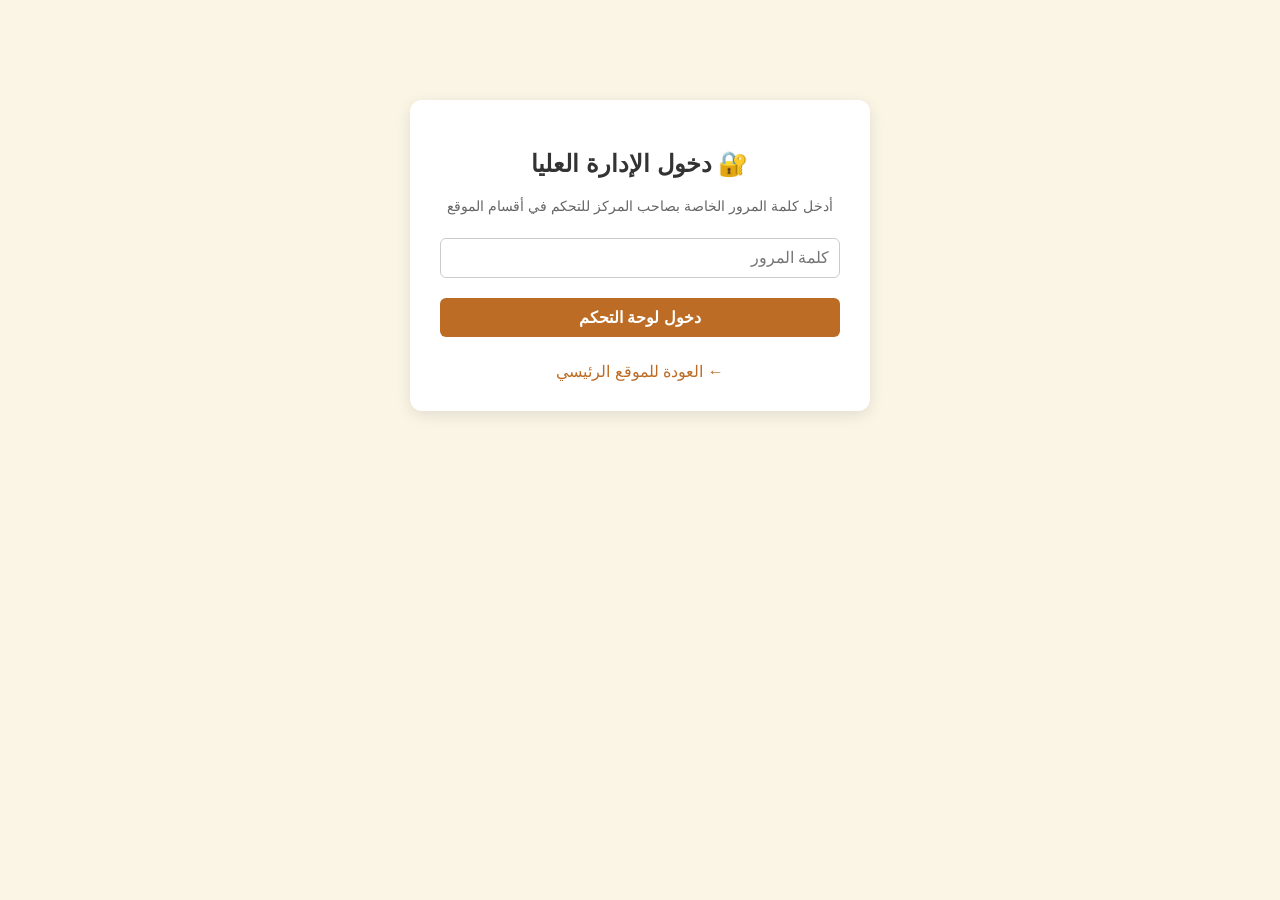
<file: admin.html>
<!DOCTYPE html>
<html lang="ar" dir="rtl">
<head>
    <meta charset="UTF-8">
    <meta name="viewport" content="width=device-width, initial-scale=1.0">
    <title>لوحة التحكم الشاملة - المركز الطبي للخدمات البيطرية</title>
    <style>
        body {
            background-color: #fbf5e6;
            font-family: 'Cairo', sans-serif;
            color: #333;
            margin: 0;
            padding: 0;
        }
        .login-container {
            max-width: 400px;
            margin: 100px auto;
            background: #fff;
            padding: 30px;
            border-radius: 12px;
            box-shadow: 0 4px 15px rgba(0,0,0,0.1);
            text-align: center;
        }
        .dashboard-container {
            max-width: 1000px;
            margin: 30px auto;
            background: #fff;
            padding: 30px;
            border-radius: 12px;
            box-shadow: 0 4px 15px rgba(0,0,0,0.08);
            display: none;
        }
        .header-admin {
            background: linear-gradient(135deg, #283618, #386641);
            color: white;
            padding: 20px;
            text-align: center;
            border-radius: 8px 8px 0 0;
            margin: -30px -30px 20px -30px;
        }
        input, button, select {
            padding: 10px;
            margin: 10px 0;
            width: 100%;
            font-size: 1rem;
            border-radius: 6px;
            border: 1px solid #ccc;
            box-sizing: border-box;
        }
        .btn-primary {
            background-color: #bc6c25;
            color: white;
            border: none;
            cursor: pointer;
            font-weight: bold;
        }
        .btn-primary:hover { background-color: #9b531a; }
        
        .section-box {
            background: #fdfbf7;
            border: 1px solid #e6dcc5;
            padding: 20px;
            border-radius: 8px;
            margin-bottom: 25px;
        }
        .section-box h3 {
            margin-top: 0;
            color: #283618;
            border-bottom: 2px solid #dda15e;
            padding-bottom: 8px;
        }
        table { width: 100%; border-collapse: collapse; margin-top: 15px; }
        th, td { padding: 10px; border-bottom: 1px solid #ddd; text-align: center; }
        th { background-color: #f4f1de; color: #283618; }
        .input-field { width: 100px; text-align: center; padding: 5px; }
        .save-btn {
            background-color: #386641;
            color: white;
            border: none;
            padding: 6px 12px;
            border-radius: 4px;
            cursor: pointer;
        }
        .nav-links { margin-top: 20px; text-align: left; }
        .nav-links a { color: #bc6c25; text-decoration: none; font-weight: bold; margin-left: 15px; }
    </style>
</head>
<body>

    <!-- نافذة تسجيل الدخول للإدارة -->
    <div id="login-box" class="login-container">
        <h2>🔐 دخول الإدارة العليا</h2>
        <p style="color: #666; font-size: 0.9rem;">أدخل كلمة المرور الخاصة بصاحب المركز للتحكم في أقسام الموقع</p>
        <input type="password" id="admin-password" placeholder="كلمة المرور">
        <button class="btn-primary" onclick="verifyLogin()">دخول لوحة التحكم</button>
        <p id="login-error" style="color: red; font-size: 0.85rem; display: none;">كلمة المرور غير صحيحة!</p>
        <a href="index.html" style="display: block; margin-top: 15px; color: #bc6c25; text-decoration: none;">← العودة للموقع الرئيسي</a>
    </div>

    <!-- لوحة التحكم المركزية لكل الأقسام -->
    <div id="dashboard-box" class="dashboard-container">
        <div class="header-admin">
            <h2>لوحة التحكم المركزية للموقع</h2>
            <p>إدارة أسعار وتوفير المنتجات لجميع أقسام المركز من مكان واحد</p>
        </div>

        <!-- 1. قسم الدواجن والبط -->
        <div class="section-box">
            <h3>🐥 قسم الدواجن والحجز الأسبوعي</h3>
            <table>
                <thead>
                    <tr>
                        <th>نوع الطائر</th>
                        <th>السعر (جنيه)</th>
                        <th>الحفظ</th>
                    </tr>
                </thead>
                <tbody id="poultry-table-body"></tbody>
            </table>
        </div>

        <!-- 2. قسم الأدوية والمستلزمات -->
        <div class="section-box">
            <h3>💊 قسم الأدوية والمستلزمات البيطرية</h3>
            <table>
                <thead>
                    <tr>
                        <th>المنتج</th>
                        <th>السعر (جنيه)</th>
                        <th>الحفظ</th>
                    </tr>
                </thead>
                <tbody id="medicines-table-body"></tbody>
            </table>
        </div>

        <!-- 3. قسم الأعلاف والأغذية -->
        <div class="section-box">
            <h3>🌾 قسم الأعلاف والأغذية</h3>
            <table>
                <thead>
                    <tr>
                        <th>نوع العلف / الغذاء</th>
                        <th>السعر (جنيه)</th>
                        <th>الحفظ</th>
                    </tr>
                </thead>
                <tbody id="food-table-body"></tbody>
            </table>
        </div>

        <!-- 4. قسم المبيدات الحشرية -->
        <div class="section-box">
            <h3>🧪 قسم المبيدات الحشرية</h3>
            <table>
                <thead>
                    <tr>
                        <th>المبيد / المطهر</th>
                        <th>السعر (جنيه)</th>
                        <th>الحفظ</th>
                    </tr>
                </thead>
                <tbody id="pesticides-table-body"></tbody>
            </table>
        </div>

        <!-- 5. قسم مستلزمات المزارع -->
        <div class="section-box">
            <h3>🛠️ قسم مستلزمات المزارع والأدوات</h3>
            <table>
                <thead>
                    <tr>
                        <th>المعدة / الأداة</th>
                        <th>السعر (جنيه)</th>
                        <th>الحفظ</th>
                    </tr>
                </thead>
                <tbody id="farm-table-body"></tbody>
            </table>
        </div>

        <div class="nav-links">
            <button class="btn-primary" style="width: auto; padding: 8px 20px; background-color: #900;" onclick="adminLogout()">تسجيل الخروج 🔒</button>
            <a href="index.html">الذهاب للرئيسية 🏠</a>
        </div>
    </div>

    <script>
        // كلمة المرور الخاصة بالراجل (يمكنك تغييرها كما تفضلين)
        const ADMIN_PIN = "Ikm2552005";

        // بيانات الأقسام المختلفة وأسعارها الافتراضية
        const siteData = {
            poultry: {
                1: "كتكوت أبيض", 2: "كتكوت ساسو", 3: "كتكوت بلدي", 4: "كتكوت فيومي", 5: "كتكوت جميزة",
                6: "بط مسكوفي", 7: "بط مولار", 8: "بط مولد", 9: "بط بيور", 10: "رومي بلدي"
            },
            medicines: {
                m1: "مضاد حيوي واسع المدى", m2: "فيتامينات وا أملاح معدنية", m3: "محلول جفاف بيطري", m4: "مضاد سموم أفاعي/علف"
            },
            food: {
                f1: "علف بادي تسمين 23%", f2: "علف نامي 21%", f3: "علف ناهي 19%", f4: "ذرة صفراء مجروش"
            },
            pesticides: {
                p1: "مطهر عام لحظائر الحيوانات", p2: "مبيد حشري للقضاء على الحشرات الطائرة", p3: "بودرة تعفير ضد الطفيليات الخارجية"
            },
            farm: {
                fa1: "سقايات أوتوماتيك للدواجن", fa2: "علافات بلاستيك للمزارع", fa3: "لمبات تدفئة حرارية", fa4: "موازين ديجيتال حساسة"
            }
        };

        const defaultPrices = {
            poultry: {1: 30, 2: 25, 3: 22, 4: 23, 5: 26, 6: 45, 7: 40, 8: 42, 9: 38, 10: 65},
            medicines: {m1: 120, m2: 85, m3: 45, m4: 150},
            food: {f1: 450, f2: 440, f3: 430, f4: 300},
            pesticides: {p1: 95, p2: 110, p3: 75},
            farm: {fa1: 60, fa2: 80, fa3: 50, fa4: 350}
        };

        window.onload = function() {
            if (localStorage.getItem('isMasterAdminLoggedIn') === 'true') {
                openDashboard();
            }
        };

        function verifyLogin() {
            const pass = document.getElementById('admin-password').value;
            if (pass === ADMIN_PIN) {
                localStorage.setItem('isMasterAdminLoggedIn', 'true');
                openDashboard();
            } else {
                document.getElementById('login-error').style.display = 'block';
            }
        }

        function openDashboard() {
            document.getElementById('login-box').style.display = 'none';
            document.getElementById('dashboard-box').style.display = 'block';
            loadAllTables();
        }

        function adminLogout() {
            localStorage.removeItem('isMasterAdminLoggedIn');
            location.reload();
        }

        function loadAllTables() {
            let savedPrices = JSON.parse(localStorage.getItem('allSitePrices')) || defaultPrices;

            // تعبئة جدول الدواجن
            fillTable('poultry-table-body', siteData.poultry, savedPrices.poultry, 'poultry');
            // تعبئة جدول الأدوية
            fillTable('medicines-table-body', siteData.medicines, savedPrices.medicines, 'medicines');
            // تعبئة جدول الأعلاف
            fillTable('food-table-body', siteData.food, savedPrices.food, 'food');
            // تعبئة جدول المبيدات
            fillTable('pesticides-table-body', siteData.pesticides, savedPrices.pesticides, 'pesticides');
            // تعبئة جدول مستلزمات المزارع
            fillTable('farm-table-body', siteData.farm, savedPrices.farm, 'farm');
        }

        function fillTable(tbodyId, itemsObj, pricesObj, category) {
            let tbody = document.getElementById(tbodyId);
            tbody.innerHTML = '';
            for (let id in itemsObj) {
                let price = pricesObj[id] !== undefined ? pricesObj[id] : 0;
                tbody.innerHTML += `
                    <tr>
                        <td><strong>${itemsObj[id]}</strong></td>
                        <td><input type="number" id="input-${category}-${id}" class="input-field" value="${price}"></td>
                        <td><button class="save-btn" onclick="saveCategoryPrice('${category}', '${id}')">حفظ</button></td>
                    </tr>
                `;
            }
        }

        function saveCategoryPrice(category, id) {
            let savedPrices = JSON.parse(localStorage.getItem('allSitePrices')) || defaultPrices;
            let val = Number(document.getElementById(`input-${category}-${id}`).value);
            
            if(!savedPrices[category]) savedPrices[category] = {};
            savedPrices[category][id] = val;
            
            localStorage.setItem('allSitePrices', JSON.stringify(savedPrices));
            
            // للتوافق المباشر مع صفحة الدواجن لو كانت بتستخدم مفتاح لوحده
            if(category === 'poultry') {
                let poultryOnly = JSON.parse(localStorage.getItem('poultryPrices')) || {};
                poultryOnly[id] = val;
                localStorage.setItem('poultryPrices', JSON.stringify(poultryOnly));
            }

            alert(`تم حفظ السعر الجديد بنجاح (${val} جنيه)!`);
        }
    </script>
</body>
</html>
</file>
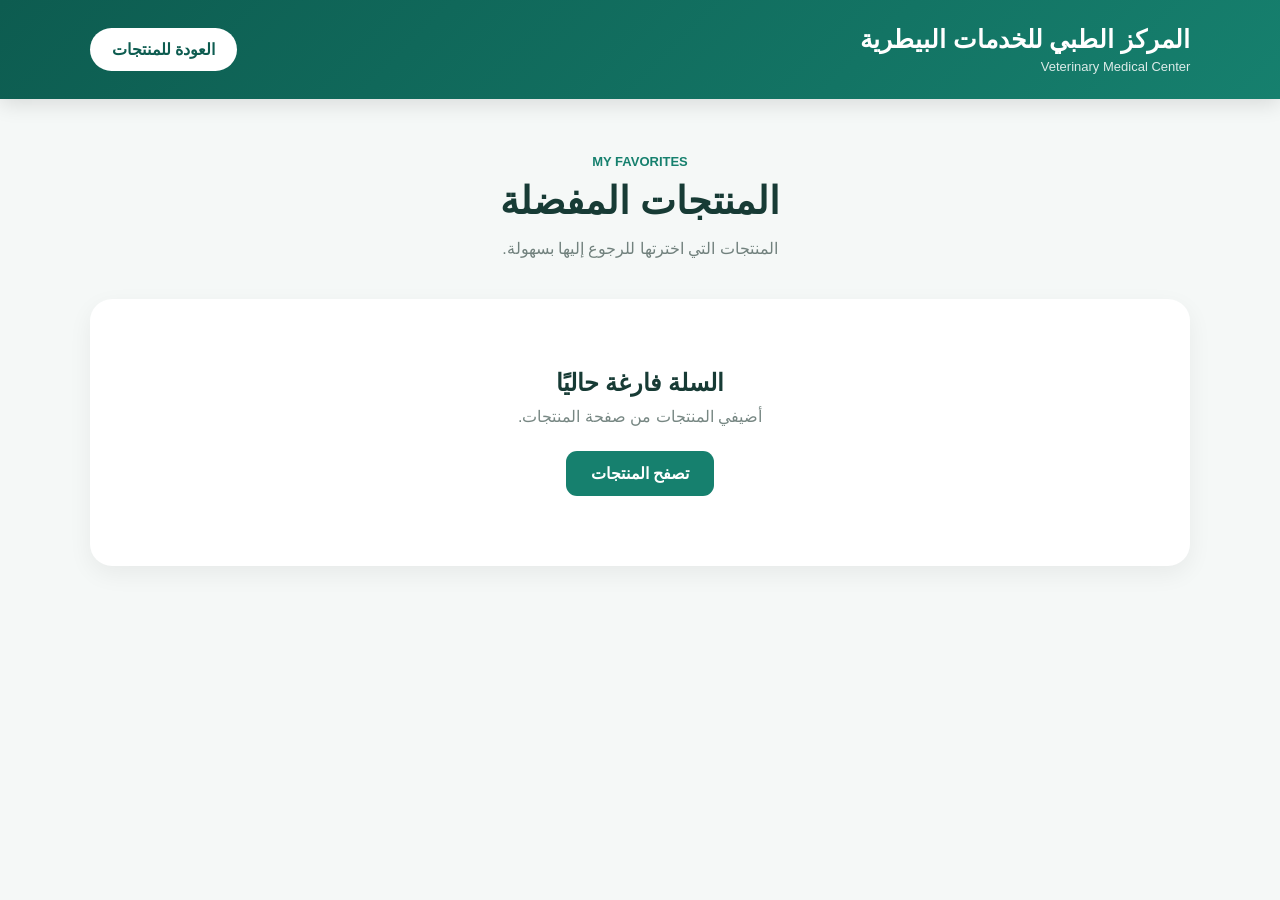
<file: carts.html>
<!DOCTYPE html>
<html lang="ar" dir="rtl">

<head>
    <meta charset="UTF-8">
    <meta name="viewport" content="width=device-width, initial-scale=1.0">

    <title>المفضلة | المركز الطبي للخدمات البيطرية</title>

    <style>

        * {
            margin: 0;
            padding: 0;
            box-sizing: border-box;
            font-family: Arial, sans-serif;
        }

        body {
            background: #f5f8f7;
            color: #173b35;
        }

        /* ================= HEADER ================= */

        header {
            background: linear-gradient(135deg, #0d5c50, #16806e);
            color: white;
            padding: 25px 7%;

            display: flex;
            align-items: center;
            justify-content: space-between;

            gap: 20px;

            box-shadow: 0 5px 20px rgba(0,0,0,0.12);
        }

        header h1 {
            font-size: 25px;
            margin-bottom: 5px;
        }

        header p {
            font-size: 13px;
            opacity: 0.85;
        }

        .home-btn {
            text-decoration: none;
            color: #0d5c50;
            background: white;

            padding: 12px 22px;

            border-radius: 30px;

            font-weight: bold;

            transition: 0.3s;
        }

        .home-btn:hover {
            transform: translateY(-3px);
            box-shadow: 0 8px 18px rgba(0,0,0,0.18);
        }

        /* ================= TITLE ================= */

        .page-title {
            text-align: center;
            padding: 55px 20px 35px;
        }

        .page-title .small-title {
            color: #16806e;
            font-size: 13px;
            font-weight: bold;
            margin-bottom: 10px;
        }

        .page-title h2 {
            font-size: 38px;
            margin-bottom: 12px;
        }

        .page-title p {
            color: #71817d;
            line-height: 1.8;
        }

        /* ================= PRODUCTS ================= */

        #cart-container {
            width: 86%;
            max-width: 1200px;

            margin: auto;

            display: grid;

            grid-template-columns: repeat(3, 1fr);

            gap: 25px;

            padding-bottom: 70px;
        }

        .favorite-card {
            background: white;

            border-radius: 22px;

            overflow: hidden;

            border: 1px solid #e5eeeb;

            box-shadow: 0 8px 25px rgba(0,0,0,0.06);

            transition: 0.35s;

            position: relative;
        }

        .favorite-card:hover {
            transform: translateY(-8px);

            box-shadow: 0 15px 35px rgba(0,0,0,0.12);
        }

        /* ================= IMAGE ================= */

        .favorite-image {
            width: 100%;
            height: 170px;

            background: linear-gradient(
                135deg,
                #e8f5f1,
                #d7eee8
            );

            overflow: hidden;
        }

        .favorite-image img {
            width: 65%;
            height: 65%;

            object-fit: contain;

            display: block;
            padding: 15px;
        }

        /* ================= INFO ================= */

        .favorite-info {
            padding: 22px;
        }

        .favorite-number {
            color: #16806e;

            font-size: 12px;

            font-weight: bold;

            margin-bottom: 8px;
        }

        .favorite-name {
            font-size: 21px;

            line-height: 1.5;

            color: #173b35;

            margin-bottom: 10px;
        }

        .favorite-category {
            display: inline-block;

            background: #edf8f5;

            color: #16806e;

            padding: 6px 11px;

            border-radius: 15px;

            font-size: 11px;

            margin-bottom: 12px;
        }

        .favorite-description {
            color: #778783;

            font-size: 14px;

            line-height: 1.8;

            margin-bottom: 18px;
        }

        /* ================= BUTTONS ================= */

        .favorite-actions {
            display: flex;

            flex-direction: column;

            gap: 9px;
        }

        .order-btn {
            display: flex;

            align-items: center;

            justify-content: center;

            width: 100%;

            height: 46px;

            background: #16806e;

            color: white;

            text-decoration: none;

            border-radius: 11px;

            font-weight: bold;

            transition: 0.3s;
        }

        .order-btn:hover {
            background: #0d5c50;

            transform: translateY(-2px);
        }

        .remove-btn {
            width: 100%;

            height: 46px;

            background: white;

            color: #c44d4d;

            border: 1px solid #c44d4d;

            border-radius: 11px;

            font-weight: bold;

            cursor: pointer;

            transition: 0.3s;
        }

        .remove-btn:hover {
            background: #fff3f3;

            transform: translateY(-2px);
        }

        /* ================= EMPTY ================= */

        .empty {
            grid-column: 1 / -1;

            background: white;

            text-align: center;

            padding: 70px 20px;

            border-radius: 22px;

            box-shadow: 0 8px 25px rgba(0,0,0,0.06);
        }

        .empty h3 {
            font-size: 24px;

            margin-bottom: 10px;
        }

        .empty p {
            color: #778783;

            margin-bottom: 25px;
        }

        .products-btn {
            display: inline-flex;

            align-items: center;

            justify-content: center;

            background: #16806e;

            color: white;

            text-decoration: none;

            padding: 13px 25px;

            border-radius: 11px;

            font-weight: bold;
        }

        /* ================= MOBILE ================= */

        @media (max-width: 900px) {

            #cart-container {
                grid-template-columns: repeat(2, 1fr);
            }

        }

        @media (max-width: 600px) {

            header {
                flex-direction: column;

                text-align: center;
            }

            .page-title h2 {
                font-size: 30px;
            }

            #cart-container {
                width: 90%;

                grid-template-columns: 1fr;
            }

        }
        .order-all-container {
    width: 86%;
    max-width: 1200px;
    margin: -35px auto 70px;
    text-align: center;
}

.order-all-btn {
    display: inline-block;
    width: 100%;
    max-width: 500px;
    padding: 16px 25px;
    background: linear-gradient(135deg, #16806e, #0d5c50);
    color: white;
    text-decoration: none;
    border-radius: 15px;
    font-size: 17px;
    font-weight: bold;
    box-shadow: 0 8px 25px rgba(13, 92, 80, 0.22);
    transition: 0.3s;
}

.order-all-btn:hover {
    transform: translateY(-3px);
    box-shadow: 0 12px 30px rgba(13, 92, 80, 0.30);
}

.order-all-note {
    color: #778783;
    font-size: 13px;
    margin-top: 10px;
}

    </style>

</head>


<body>


    <!-- ================= HEADER ================= -->

    <header>

        <div>

            <h1>
                المركز الطبي للخدمات البيطرية
            </h1>

            <p>
                Veterinary Medical Center
            </p>

        </div>


        <a
            href="products.html"
            class="home-btn"
        >
            العودة للمنتجات
        </a>

    </header>


    <!-- ================= TITLE ================= -->

    <section class="page-title">

        <div class="small-title">
            MY FAVORITES
        </div>

        <h2>
            المنتجات المفضلة
        </h2>

        <p>
            المنتجات التي اخترتها للرجوع إليها بسهولة.
        </p>

    </section>


    <!-- ================= FAVORITES ================= -->

    <main>

        <div id="cart-container"></div>

<div id="order-all-container"></div>

    </main>


    <!-- ================= JAVASCRIPT ================= -->

    
   <script>

const cartItems =
    JSON.parse(localStorage.getItem("cartItems")) || [];

const container =
    document.getElementById("cart-container");
const orderAllContainer =
    document.getElementById("order-all-container");

if (cartItems.length === 0) {

    container.innerHTML = `
        <div class="empty">

            <h3>السلة فارغة حاليًا</h3>

            <p>
                أضيفي المنتجات من صفحة المنتجات.
            </p>

            <a href="products.html" class="products-btn">
                تصفح المنتجات
            </a>

        </div>
    `;

} else {

    container.innerHTML = cartItems.map((product, index) => `

        <div class="cart-item">

           <div class="cart-image">

    <img
        src="${product.image}"
        alt="${product.name}"
        style="
            width: 120px;
            height: 120px;
            object-fit: contain;
            display: block;
            margin: auto;
        "
    >

</div>


            <div class="cart-info">

                <div class="cart-number">
                    ITEM ${String(index + 1).padStart(2, "0")}
                </div>


                <h3 class="cart-name">
                    ${product.name}
                </h3>


                <span class="cart-category">
                    ${product.category}
                </span>


                <p class="cart-description">
                    ${product.description}
                </p>


                <a
                    href="https://wa.me/201090970082?text=${encodeURIComponent(
                        "مرحباً، أريد طلب: " + product.name
                    )}"
                    target="_blank"
                    class="order-btn"
                >
                    Order on WhatsApp
                </a>


                <button
                    class="remove-btn"
                    onclick="removeItem(${index})"
                >
                    إزالة من المفضلة
                </button>

            </div>

        </div>

    `).join("");

}

if (cartItems.length > 0) {

    const productsMessage = cartItems.map(
        (product, index) => {

            return `${index + 1}- ${product.name}`;

        }
    ).join("\n");

    const message =
        `مرحباً، أريد طلب المنتجات التالية:\n\n${productsMessage}\n\nشكراً لكم.`;

    const whatsappURL =
        `https://wa.me/201090970082?text=${encodeURIComponent(message)}`;

    orderAllContainer.innerHTML = `

        <div class="order-all-container">

            <a
                href="${whatsappURL}"
                target="_blank"
                class="order-all-btn"
            >
                Order All on WhatsApp
            </a>

            <p class="order-all-note">
                إرسال جميع المنتجات الموجودة في المفضلة في طلب واحد
            </p>

        </div>

    `;
}


function removeItem(index) {

    cartItems.splice(index, 1);

    localStorage.setItem(
        "cartItems",
        JSON.stringify(cartItems)
    );

    location.reload();

}

</script>


</body>

</html>
</file>
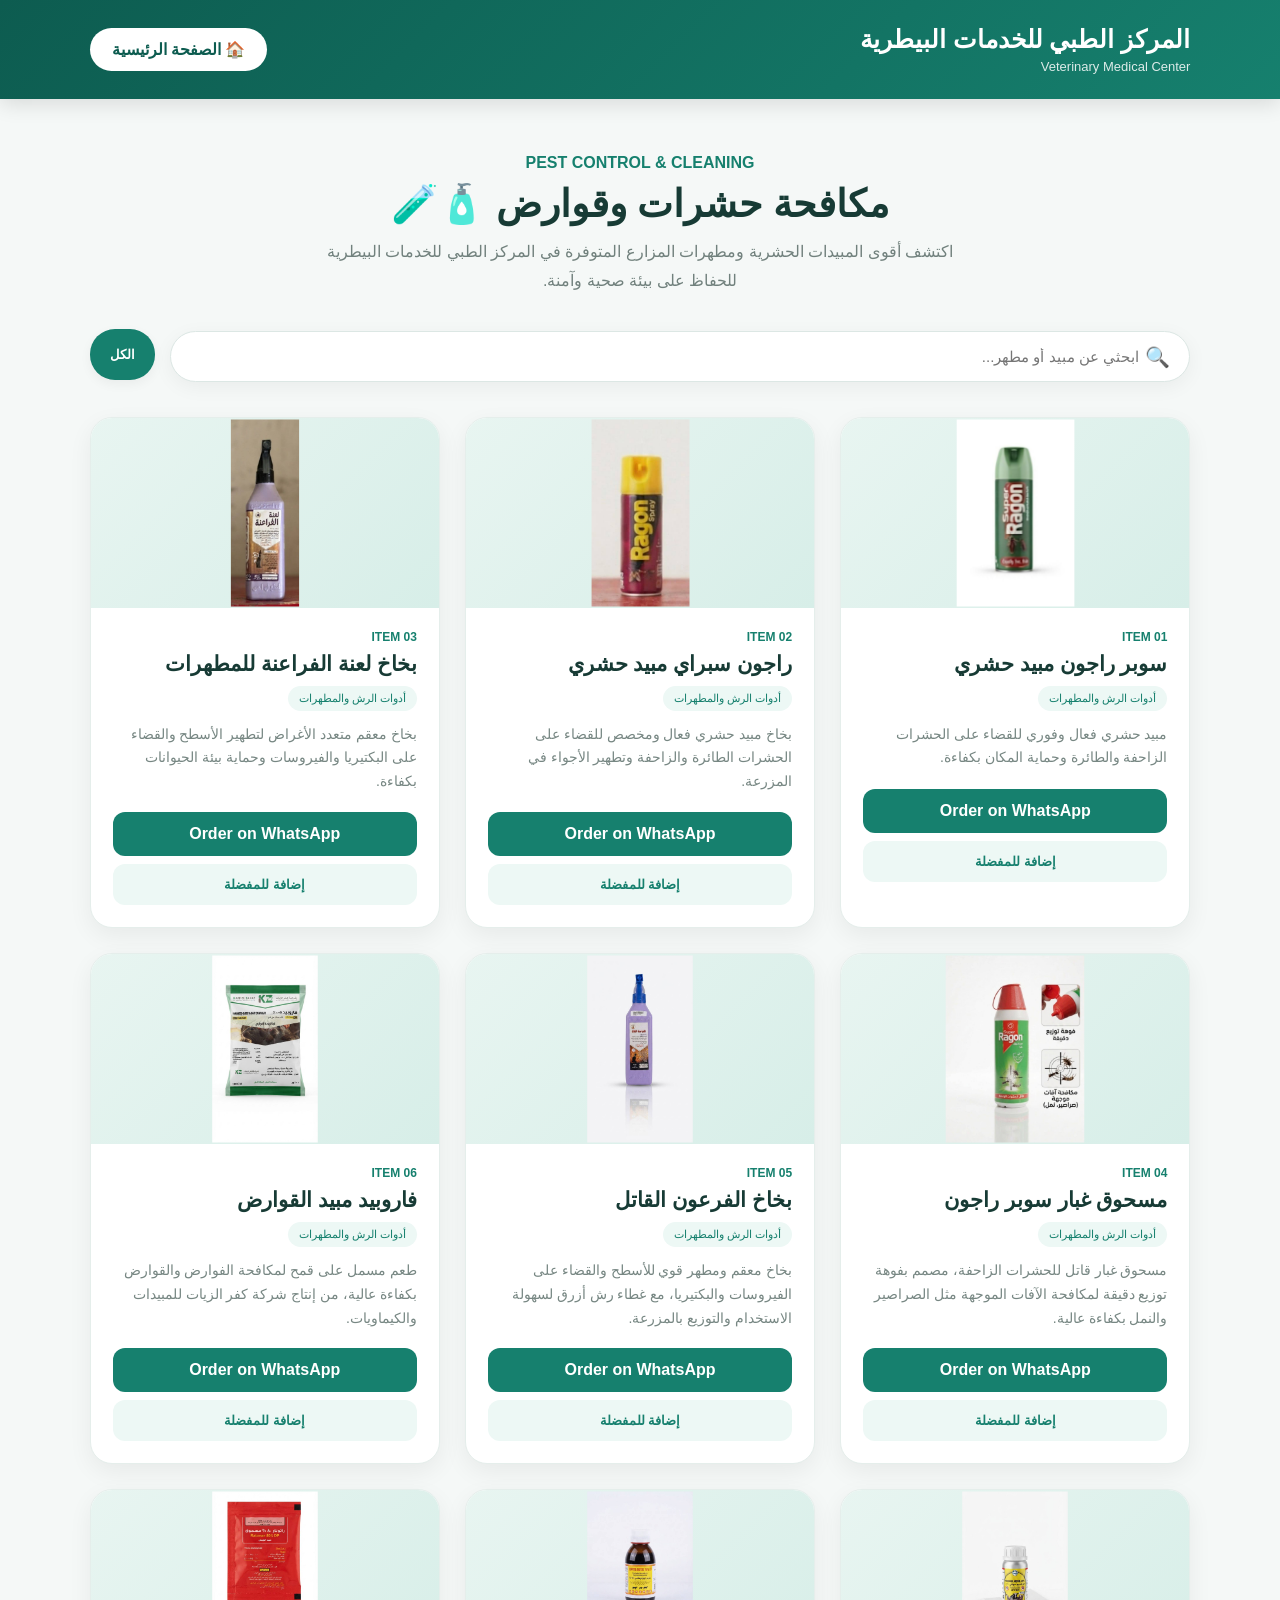
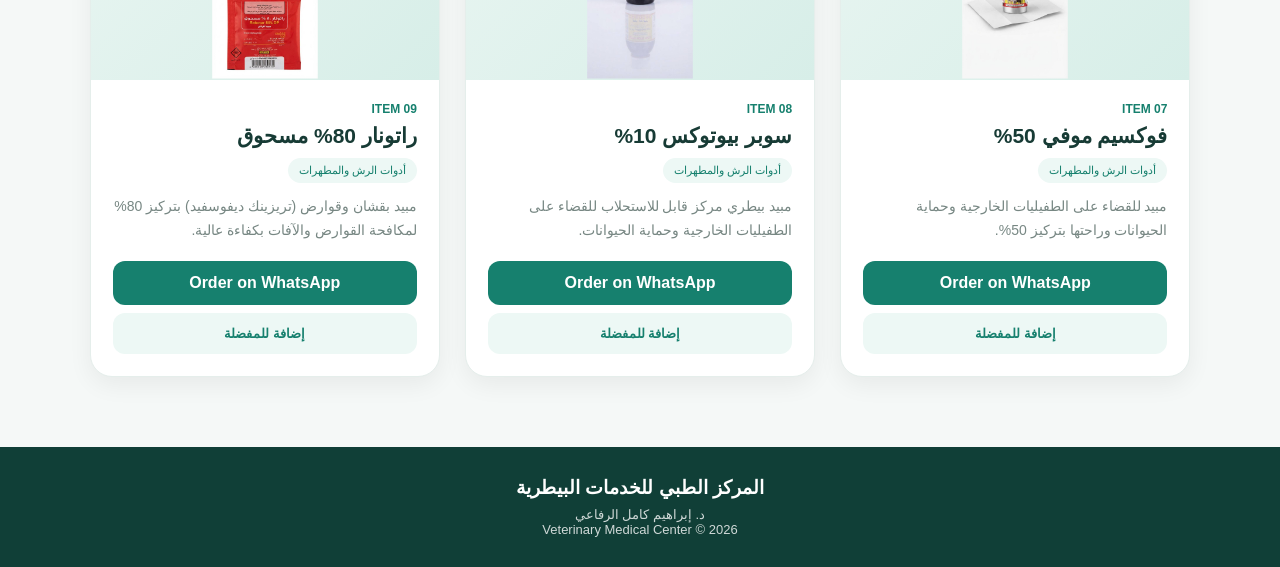
<file: Cleaning & Pest Control | المركز الطبي للخدمات البيطرية.html>
<!DOCTYPE html>
<html lang="ar" dir="rtl">

<head>
    <meta charset="UTF-8">
    <meta name="viewport" content="width=device-width, initial-scale=1.0">

    <title>Cleaning & Pest Control | المركز الطبي للخدمات البيطرية</title>

    <style>

        * {
            margin: 0;
            padding: 0;
            box-sizing: border-box;
            font-family: Arial, sans-serif;
        }

        body {
            background: #f5f8f7;
            color: #173b35;
        }

        /* ================= HEADER ================= */

        header {
            background: linear-gradient(135deg, #0d5c50, #16806e);
            color: white;
            padding: 25px 7%;
            display: flex;
            align-items: center;
            justify-content: space-between;
            gap: 20px;
            box-shadow: 0 5px 20px rgba(0,0,0,0.12);
        }

        .logo h1 {
            font-size: 25px;
            margin-bottom: 5px;
        }

        .logo p {
            font-size: 13px;
            opacity: 0.85;
        }

        .home-btn {
            text-decoration: none;
            color: #0d5c50;
            background: white;
            padding: 12px 22px;
            border-radius: 30px;
            font-weight: bold;
            transition: 0.3s;
            white-space: nowrap;
        }

        .home-btn:hover {
            transform: translateY(-3px);
            box-shadow: 0 8px 18px rgba(0,0,0,0.18);
        }

        /* ================= HERO ================= */

        .hero {
            text-align: center;
            padding: 55px 20px 35px;
        }

        .hero .small-title {
            color: #16806e;
            font-weight: bold;
            margin-bottom: 10px;
        }

        .hero h2 {
            font-size: 38px;
            margin-bottom: 12px;
        }

        .hero p {
            color: #71817d;
            max-width: 650px;
            margin: auto;
            line-height: 1.8;
        }

        /* ================= SEARCH ================= */

        .tools {
            width: 86%;
            max-width: 1100px;
            margin: 0 auto 35px;
            display: flex;
            gap: 15px;
            flex-wrap: wrap;
            justify-content: center;
        }

        .search-box {
            position: relative;
            flex: 1;
            min-width: 250px;
        }

        .search-box input {
            width: 100%;
            padding: 16px 50px 16px 20px;
            border: 1px solid #dce7e4;
            border-radius: 35px;
            outline: none;
            background: white;
            font-size: 15px;
            box-shadow: 0 5px 20px rgba(0,0,0,0.05);
        }

        .search-icon {
            position: absolute;
            right: 20px;
            top: 14px;
            font-size: 20px;
        }

        /* ================= CATEGORIES ================= */

        .categories {
            display: flex;
            gap: 10px;
            flex-wrap: wrap;
            justify-content: center;
        }

        .category-btn {
            border: none;
            background: white;
            color: #176457;
            padding: 12px 20px;
            border-radius: 25px;
            cursor: pointer;
            font-weight: bold;
            transition: 0.3s;
            box-shadow: 0 4px 12px rgba(0,0,0,0.05);
        }

        .category-btn:hover,
        .category-btn.active {
            background: #16806e;
            color: white;
            transform: translateY(-2px);
        }

        /* ================= PRODUCTS ================= */

        .food-container {
            width: 86%;
            max-width: 1200px;
            margin: auto;

            display: grid;
            grid-template-columns: repeat(3, 1fr);
            gap: 25px;

            padding-bottom: 70px;
        }

        .food-card {
            background: white;
            border-radius: 22px;
            overflow: hidden;
            border: 1px solid #e5eeeb;
            box-shadow: 0 8px 25px rgba(0,0,0,0.06);
            transition: 0.35s;
            position: relative;
        }

        .food-card:hover {
            transform: translateY(-8px);
            box-shadow: 0 15px 35px rgba(0,0,0,0.12);
        }

        .food-image {
    height: 190px;
    background: linear-gradient(135deg, #e8f5f1, #d7eee8);
    display: flex;
    align-items: center;
    justify-content: center;
    overflow: hidden; /* عشان الصورة ما تطلعش بره حدود المربع */
}

.food-image img {
    width: 100%;
    height: 100%;
    object-fit: contain; /* عشان الصورة تظهر كاملة وبأبعادها الطبيعية جوا المربع */
    padding: 10px; /* مسافة بسيطة عشان الصورة ما تلزقش في الحروف */
    transform: scale(1.1);
}

        .food-info {
            padding: 22px;
        }

        .food-number {
            color: #16806e;
            font-size: 12px;
            font-weight: bold;
            margin-bottom: 8px;
        }

        .food-name {
            font-size: 21px;
            margin-bottom: 10px;
            color: #173b35;
        }

        .food-category {
            display: inline-block;
            background: #edf8f5;
            color: #16806e;
            padding: 6px 11px;
            border-radius: 15px;
            font-size: 11px;
            margin-bottom: 12px;
        }

        .food-description {
            color: #778783;
            font-size: 14px;
            line-height: 1.7;
            min-height: 48px;
            margin-bottom: 18px;
        }

        .order-btn {
            display: block;
            width: 100%;
            text-align: center;
            text-decoration: none;
            background: #16806e;
            color: white;
            padding: 13px;
            border-radius: 12px;
            font-weight: bold;
            transition: 0.3s;
        }

        .order-btn:hover {
            background: #0d5c50;
            transform: translateY(-2px);
        }

        /* ================= NO RESULTS ================= */

        .no-results {
            grid-column: 1 / -1;
            text-align: center;
            padding: 50px;
            color: #7b8986;
            display: none;
        }

        /* ================= FOOTER ================= */

        footer {
            background: #103f37;
            color: white;
            text-align: center;
            padding: 30px 20px;
        }

        footer h3 {
            margin-bottom: 8px;
        }

        footer p {
            font-size: 13px;
            opacity: 0.8;
        }

        /* ================= MOBILE ================= */

        @media (max-width: 900px) {
            .food-container {
                grid-template-columns: repeat(2, 1fr);
            }
        }

        @media (max-width: 600px) {
            header {
                flex-direction: column;
                text-align: center;
            }
            .hero h2 {
                font-size: 30px;
            }
            .food-container {
                grid-template-columns: 1fr;
                width: 90%;
            }
            .tools {
                width: 90%;
            }
        }

    </style>
</head>


<body>

    <!-- ================= HEADER ================= -->

    <header>
        <div class="logo">
            <h1>المركز الطبي للخدمات البيطرية</h1>
            <p>Veterinary Medical Center</p>
        </div>
        <a href="index.html" class="home-btn">🏠 الصفحة الرئيسية</a>
    </header>


    <!-- ================= HERO ================= -->

    <section class="hero">
        <div class="small-title">PEST CONTROL & CLEANING</div>
        <h2>    مكافحة حشرات وقوارض  🧴🧪</h2>
        <p>اكتشف أقوى المبيدات الحشرية ومطهرات المزارع المتوفرة في المركز الطبي للخدمات البيطرية للحفاظ على بيئة صحية وآمنة.</p>
    </section>


    <!-- ================= SEARCH + CATEGORIES ================= -->

    <div class="tools">
        <div class="search-box">
            <span class="search-icon">🔍</span>
            <input type="text" id="searchInput" placeholder="ابحثي عن مبيد أو مطهر...">
        </div>

        <div class="categories">
            <button class="category-btn active" onclick="filterCategory('all', this)">الكل</button>
            
        </div>
    </div>


    <!-- ================= PRODUCTS ================= -->

    <main>
        <div class="food-container" id="foodContainer">
            <div class="no-results" id="noResults">
                😔 مش لاقيين المنتج ده
            </div>
        </div>
    </main>


    <!-- ================= FOOTER ================= -->

    <footer>
        <h3>المركز الطبي للخدمات البيطرية</h3>
        <p>د. إبراهيم كامل الرفاعي</p>
        <p>Veterinary Medical Center © 2026</p>
    </footer>


    <!-- ================= JAVASCRIPT ================= -->

    <script>

        const foods = [
             
{
    name: "سوبر راجون مبيد حشري",
    category: "أدوات الرش والمطهرات",
    description: "مبيد حشري فعال وفوري للقضاء على الحشرات الزاحفة والطائرة وحماية المكان بكفاءة.",
    image: "e.jpg"
},
            {
    name: "راجون سبراي مبيد حشري",
    category: "أدوات الرش والمطهرات",
    description: "بخاخ مبيد حشري فعال ومخصص للقضاء على الحشرات الطائرة والزاحفة وتطهير الأجواء في المزرعة.",
    image: "ee.jpg"
},
           
         {
    name: "بخاخ لعنة الفراعنة للمطهرات",
    category: "أدوات الرش والمطهرات",
    description: "بخاخ معقم متعدد الأغراض لتطهير الأسطح والقضاء على البكتيريا والفيروسات وحماية بيئة الحيوانات بكفاءة.",
    image: "eee.jpg"
},
             
{
    name: "مسحوق غبار سوبر راجون",
    category: "أدوات الرش والمطهرات",
    description: "مسحوق غبار قاتل للحشرات الزاحفة، مصمم بفوهة توزيع دقيقة لمكافحة الآفات الموجهة مثل الصراصير والنمل بكفاءة عالية.",
    image: "eeee.jpg"
},
           
{
    name: "   بخاخ الفرعون القاتل  ",
    category: "أدوات الرش والمطهرات",
    description: "بخاخ معقم ومطهر قوي للأسطح والقضاء على الفيروسات والبكتيريا، مع غطاء رش أزرق لسهولة الاستخدام والتوزيع بالمزرعة.",
    image: "eeeee.jpg"
},
{
    name: "فاروبيد مبيد القوارض",
    category: "أدوات الرش والمطهرات",
    description: "طعم مسمل على قمح لمكافحة الفوارض والقوارض بكفاءة عالية، من إنتاج شركة كفر الزيات للمبيدات والكيماويات.",
    image: "eeeeee.jpg"
},
{
    name: "فوكسيم موفي 50%",
    category: "أدوات الرش والمطهرات",
    description: "مبيد للقضاء على الطفيليات الخارجية وحماية الحيوانات وراحتها بتركيز 50%.",
    image: "eeeeeee.jpg"
},
{
    name: "سوبر بيوتوكس 10%",
    category: "أدوات الرش والمطهرات",
    description: "مبيد بيطري مركز قابل للاستحلاب للقضاء على الطفيليات الخارجية وحماية الحيوانات.",
    image: "eeeeeeee.jpg"
},
{
    name: "راتونار 80% مسحوق",
    category: "أدوات الرش والمطهرات",
    description: "مبيد بقشان وقوارض (تريزينك ديفوسفيد) بتركيز 80% لمكافحة القوارض والآفات بكفاءة عالية.",
    image: "eeeeeeeee.jpg"
},
        ];

        const container = document.getElementById("foodContainer");
        const noResults = document.getElementById("noResults");

        function displayFoods(list) {
            container.innerHTML = "";

            if (list.length === 0) {
                noResults.style.display = "block";
                container.appendChild(noResults);
                return;
            }

            noResults.style.display = "none";

            list.forEach((food, index) => {
                const card = document.createElement("div");
                card.className = "food-card";

                card.innerHTML = `
                    <div class="food-image">
    <img src="${food.image}" alt="${food.name}">
</div>
                    <div class="food-info">
                        <div class="food-number">
                            ITEM ${String(index + 1).padStart(2, "0")}
                        </div>
                        <h3 class="food-name">
                            ${food.name}
                        </h3>
                        <span class="food-category">
                            ${food.category}
                        </span>
                        <p class="food-description">
                            ${food.description}
                        </p>
                     <a href="https://wa.me/201090970082?text=${encodeURIComponent('السلام عليكم، أريد طلب المنتج التالي:\nالاسم: ' + food.name + '\nرابط الصورة: ' + window.location.origin + '/' + food.image)}" target="_blank" class="order-btn">
                            Order on WhatsApp
                        </a>

                        <button
    type="button"
    class="wishlist-btn"
    style="
        width:100%;
        margin-top:8px;
        padding:13px;
        border:none;
        border-radius:12px;
        background:#edf8f5;
        color:#16806e;
        font-weight:bold;
        cursor:pointer;
    "
>
    إضافة للمفضلة
</button>
                    </div>
                `;
const wishlistBtn = card.querySelector(".wishlist-btn");

wishlistBtn.onclick = function () {

    let cartItems =
        JSON.parse(localStorage.getItem("cartItems")) || [];

    const exists = cartItems.some(
        item => item.name === food.name
    );

    if (exists) {
        alert("المنتج موجود بالفعل في المفضلة");
        return;
    }

    cartItems.push({
        name: food.name,
        category: food.category,
        description: food.description,
        image: food.image
    });

    localStorage.setItem(
        "cartItems",
        JSON.stringify(cartItems)
    );

    alert("تمت إضافة المنتج إلى المفضلة ❤️");
};

                container.appendChild(card);
            });
        }

        const searchInput = document.getElementById("searchInput");

        searchInput.addEventListener("input", function () {
            const searchValue = this.value.toLowerCase().trim();

            const filteredFoods = foods.filter(food =>
                food.name.toLowerCase().includes(searchValue) ||
                food.category.toLowerCase().includes(searchValue) ||
                food.description.toLowerCase().includes(searchValue)
            );

            displayFoods(filteredFoods);
        });

        function filterCategory(category, button) {
            document.querySelectorAll(".category-btn").forEach(btn => {
                btn.classList.remove("active");
            });

            button.classList.add("active");

            if (category === "all") {
                displayFoods(foods);
                return;
            }

            const filteredFoods = foods.filter(food => food.category === category);
            displayFoods(filteredFoods);
        }

        displayFoods(foods);

    </script>

<!-- Code injected by live-server -->
<script>
	// <![CDATA[  <-- For SVG support
	if ('WebSocket' in window) {
		(function () {
			function refreshCSS() {
				var sheets = [].slice.call(document.getElementsByTagName("link"));
				var head = document.getElementsByTagName("head")[0];
				for (var i = 0; i < sheets.length; ++i) {
					var elem = sheets[i];
					var parent = elem.parentElement || head;
					parent.removeChild(elem);
					var rel = elem.rel;
					if (elem.href && typeof rel != "string" || rel.length == 0 || rel.toLowerCase() == "stylesheet") {
						var url = elem.href.replace(/(&|\?)_cacheOverride=\d+/, '');
						elem.href = url + (url.indexOf('?') >= 0 ? '&' : '?') + '_cacheOverride=' + (new Date().valueOf());
					}
					parent.appendChild(elem);
				}
			}
			var protocol = window.location.protocol === 'http:' ? 'ws://' : 'wss://';
			var address = protocol + window.location.host + window.location.pathname + '/ws';
			var socket = new WebSocket(address);
			socket.onmessage = function (msg) {
				if (msg.data == 'reload') window.location.reload();
				else if (msg.data == 'refreshcss') refreshCSS();
			};
			if (sessionStorage && !sessionStorage.getItem('IsThisFirstTime_Log_From_LiveServer')) {
				console.log('Live reload enabled.');
				sessionStorage.setItem('IsThisFirstTime_Log_From_LiveServer', true);
			}
		})();
	}
	else {
		console.error('Upgrade your browser. This Browser is NOT supported WebSocket for Live-Reloading.');
	}
	// ]]>
</script>
</body>

</html>
</file>
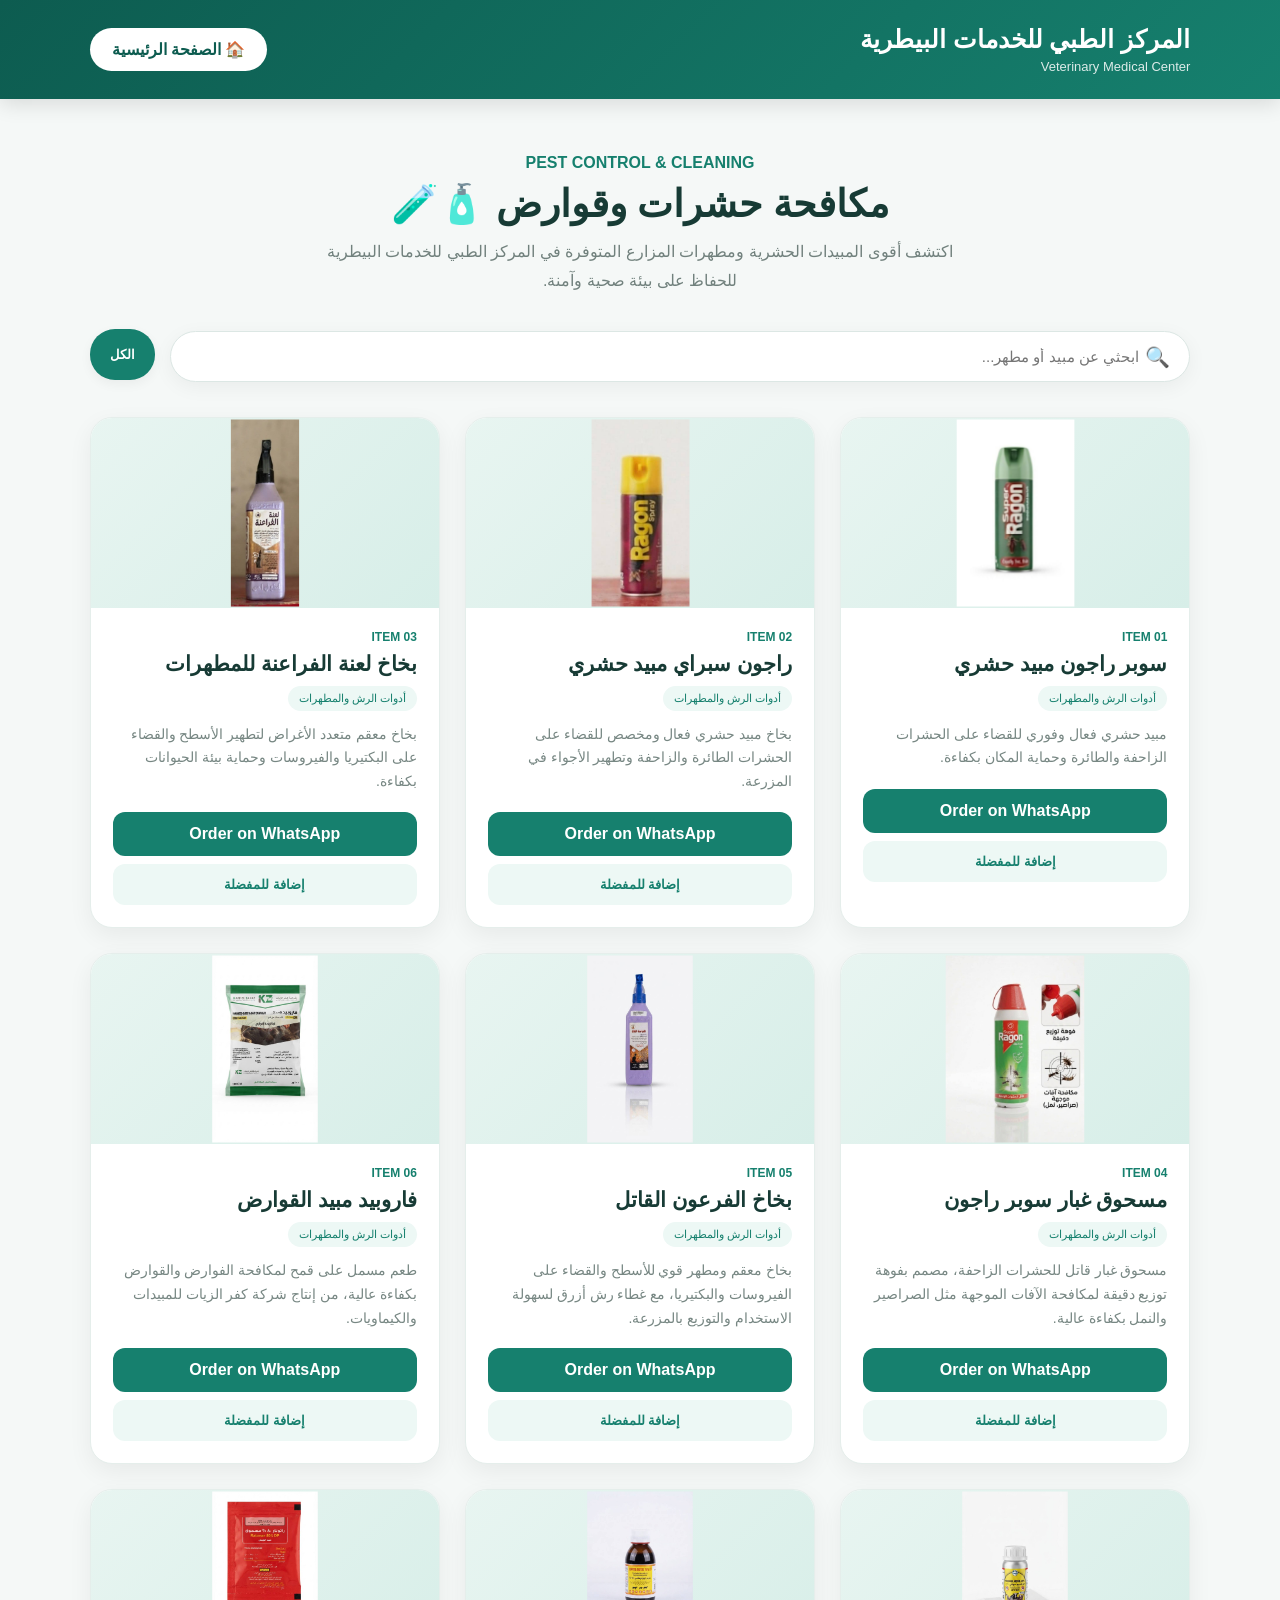
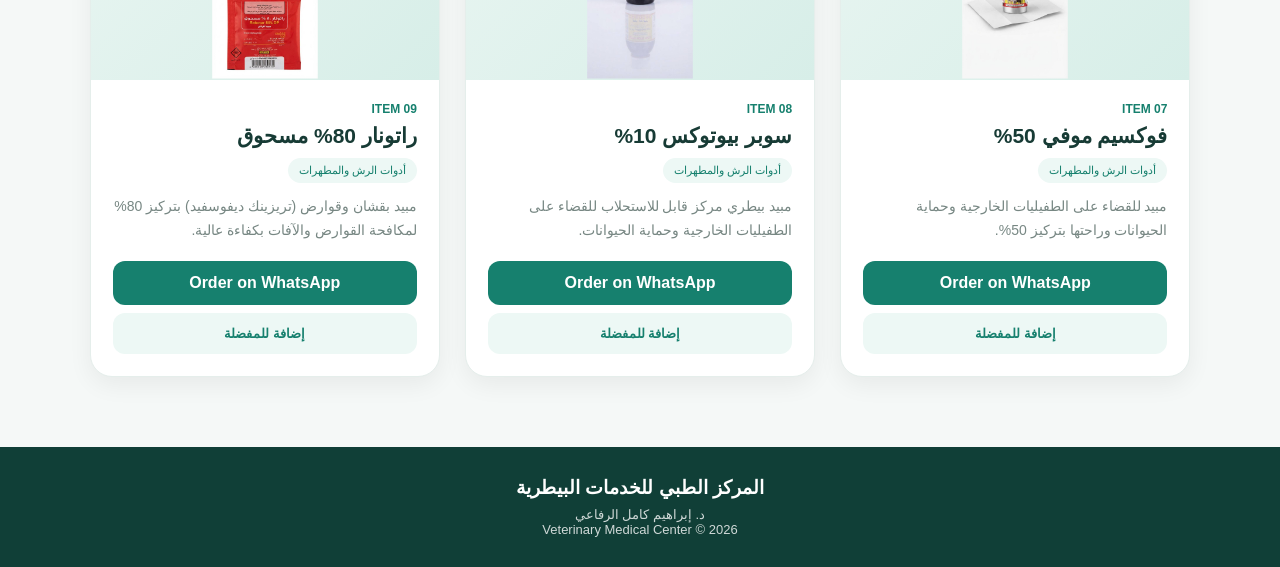
<file: cleaning.html>
<!DOCTYPE html>
<html lang="ar" dir="rtl">

<head>
    <meta charset="UTF-8">
    <meta name="viewport" content="width=device-width, initial-scale=1.0">

    <title>Cleaning & Pest Control | المركز الطبي للخدمات البيطرية</title>

    <style>

        * {
            margin: 0;
            padding: 0;
            box-sizing: border-box;
            font-family: Arial, sans-serif;
        }

        body {
            background: #f5f8f7;
            color: #173b35;
        }

        /* ================= HEADER ================= */

        header {
            background: linear-gradient(135deg, #0d5c50, #16806e);
            color: white;
            padding: 25px 7%;
            display: flex;
            align-items: center;
            justify-content: space-between;
            gap: 20px;
            box-shadow: 0 5px 20px rgba(0,0,0,0.12);
        }

        .logo h1 {
            font-size: 25px;
            margin-bottom: 5px;
        }

        .logo p {
            font-size: 13px;
            opacity: 0.85;
        }

        .home-btn {
            text-decoration: none;
            color: #0d5c50;
            background: white;
            padding: 12px 22px;
            border-radius: 30px;
            font-weight: bold;
            transition: 0.3s;
            white-space: nowrap;
        }

        .home-btn:hover {
            transform: translateY(-3px);
            box-shadow: 0 8px 18px rgba(0,0,0,0.18);
        }

        /* ================= HERO ================= */

        .hero {
            text-align: center;
            padding: 55px 20px 35px;
        }

        .hero .small-title {
            color: #16806e;
            font-weight: bold;
            margin-bottom: 10px;
        }

        .hero h2 {
            font-size: 38px;
            margin-bottom: 12px;
        }

        .hero p {
            color: #71817d;
            max-width: 650px;
            margin: auto;
            line-height: 1.8;
        }

        /* ================= SEARCH ================= */

        .tools {
            width: 86%;
            max-width: 1100px;
            margin: 0 auto 35px;
            display: flex;
            gap: 15px;
            flex-wrap: wrap;
            justify-content: center;
        }

        .search-box {
            position: relative;
            flex: 1;
            min-width: 250px;
        }

        .search-box input {
            width: 100%;
            padding: 16px 50px 16px 20px;
            border: 1px solid #dce7e4;
            border-radius: 35px;
            outline: none;
            background: white;
            font-size: 15px;
            box-shadow: 0 5px 20px rgba(0,0,0,0.05);
        }

        .search-icon {
            position: absolute;
            right: 20px;
            top: 14px;
            font-size: 20px;
        }

        /* ================= CATEGORIES ================= */

        .categories {
            display: flex;
            gap: 10px;
            flex-wrap: wrap;
            justify-content: center;
        }

        .category-btn {
            border: none;
            background: white;
            color: #176457;
            padding: 12px 20px;
            border-radius: 25px;
            cursor: pointer;
            font-weight: bold;
            transition: 0.3s;
            box-shadow: 0 4px 12px rgba(0,0,0,0.05);
        }

        .category-btn:hover,
        .category-btn.active {
            background: #16806e;
            color: white;
            transform: translateY(-2px);
        }

        /* ================= PRODUCTS ================= */

        .food-container {
            width: 86%;
            max-width: 1200px;
            margin: auto;

            display: grid;
            grid-template-columns: repeat(3, 1fr);
            gap: 25px;

            padding-bottom: 70px;
        }

        .food-card {
            background: white;
            border-radius: 22px;
            overflow: hidden;
            border: 1px solid #e5eeeb;
            box-shadow: 0 8px 25px rgba(0,0,0,0.06);
            transition: 0.35s;
            position: relative;
        }

        .food-card:hover {
            transform: translateY(-8px);
            box-shadow: 0 15px 35px rgba(0,0,0,0.12);
        }

        .food-image {
    height: 190px;
    background: linear-gradient(135deg, #e8f5f1, #d7eee8);
    display: flex;
    align-items: center;
    justify-content: center;
    overflow: hidden; /* عشان الصورة ما تطلعش بره حدود المربع */
}

.food-image img {
    width: 100%;
    height: 100%;
    object-fit: contain; /* عشان الصورة تظهر كاملة وبأبعادها الطبيعية جوا المربع */
    padding: 10px; /* مسافة بسيطة عشان الصورة ما تلزقش في الحروف */
    transform: scale(1.1);
}

        .food-info {
            padding: 22px;
        }

        .food-number {
            color: #16806e;
            font-size: 12px;
            font-weight: bold;
            margin-bottom: 8px;
        }

        .food-name {
            font-size: 21px;
            margin-bottom: 10px;
            color: #173b35;
        }

        .food-category {
            display: inline-block;
            background: #edf8f5;
            color: #16806e;
            padding: 6px 11px;
            border-radius: 15px;
            font-size: 11px;
            margin-bottom: 12px;
        }

        .food-description {
            color: #778783;
            font-size: 14px;
            line-height: 1.7;
            min-height: 48px;
            margin-bottom: 18px;
        }

        .order-btn {
            display: block;
            width: 100%;
            text-align: center;
            text-decoration: none;
            background: #16806e;
            color: white;
            padding: 13px;
            border-radius: 12px;
            font-weight: bold;
            transition: 0.3s;
        }

        .order-btn:hover {
            background: #0d5c50;
            transform: translateY(-2px);
        }

        /* ================= NO RESULTS ================= */

        .no-results {
            grid-column: 1 / -1;
            text-align: center;
            padding: 50px;
            color: #7b8986;
            display: none;
        }

        /* ================= FOOTER ================= */

        footer {
            background: #103f37;
            color: white;
            text-align: center;
            padding: 30px 20px;
        }

        footer h3 {
            margin-bottom: 8px;
        }

        footer p {
            font-size: 13px;
            opacity: 0.8;
        }

        /* ================= MOBILE ================= */

        @media (max-width: 900px) {
            .food-container {
                grid-template-columns: repeat(2, 1fr);
            }
        }

        @media (max-width: 600px) {
            header {
                flex-direction: column;
                text-align: center;
            }
            .hero h2 {
                font-size: 30px;
            }
            .food-container {
                grid-template-columns: 1fr;
                width: 90%;
            }
            .tools {
                width: 90%;
            }
        }

    </style>
</head>


<body>

    <!-- ================= HEADER ================= -->

    <header>
        <div class="logo">
            <h1>المركز الطبي للخدمات البيطرية</h1>
            <p>Veterinary Medical Center</p>
        </div>
        <a href="index.html" class="home-btn">🏠 الصفحة الرئيسية</a>
    </header>


    <!-- ================= HERO ================= -->

    <section class="hero">
        <div class="small-title">PEST CONTROL & CLEANING</div>
        <h2>    مكافحة حشرات وقوارض  🧴🧪</h2>
        <p>اكتشف أقوى المبيدات الحشرية ومطهرات المزارع المتوفرة في المركز الطبي للخدمات البيطرية للحفاظ على بيئة صحية وآمنة.</p>
    </section>


    <!-- ================= SEARCH + CATEGORIES ================= -->

    <div class="tools">
        <div class="search-box">
            <span class="search-icon">🔍</span>
            <input type="text" id="searchInput" placeholder="ابحثي عن مبيد أو مطهر...">
        </div>

        <div class="categories">
            <button class="category-btn active" onclick="filterCategory('all', this)">الكل</button>
            
        </div>
    </div>


    <!-- ================= PRODUCTS ================= -->

    <main>
        <div class="food-container" id="foodContainer">
            <div class="no-results" id="noResults">
                😔 مش لاقيين المنتج ده
            </div>
        </div>
    </main>


    <!-- ================= FOOTER ================= -->

    <footer>
        <h3>المركز الطبي للخدمات البيطرية</h3>
        <p>د. إبراهيم كامل الرفاعي</p>
        <p>Veterinary Medical Center © 2026</p>
    </footer>


    <!-- ================= JAVASCRIPT ================= -->

    <script>

        const foods = [
             
{
    name: "سوبر راجون مبيد حشري",
    category: "أدوات الرش والمطهرات",
    description: "مبيد حشري فعال وفوري للقضاء على الحشرات الزاحفة والطائرة وحماية المكان بكفاءة.",
    image: "e.jpg"
},
            {
    name: "راجون سبراي مبيد حشري",
    category: "أدوات الرش والمطهرات",
    description: "بخاخ مبيد حشري فعال ومخصص للقضاء على الحشرات الطائرة والزاحفة وتطهير الأجواء في المزرعة.",
    image: "ee.jpg"
},
           
         {
    name: "بخاخ لعنة الفراعنة للمطهرات",
    category: "أدوات الرش والمطهرات",
    description: "بخاخ معقم متعدد الأغراض لتطهير الأسطح والقضاء على البكتيريا والفيروسات وحماية بيئة الحيوانات بكفاءة.",
    image: "eee.jpg"
},
             
{
    name: "مسحوق غبار سوبر راجون",
    category: "أدوات الرش والمطهرات",
    description: "مسحوق غبار قاتل للحشرات الزاحفة، مصمم بفوهة توزيع دقيقة لمكافحة الآفات الموجهة مثل الصراصير والنمل بكفاءة عالية.",
    image: "eeee.jpg"
},
           
{
    name: "   بخاخ الفرعون القاتل  ",
    category: "أدوات الرش والمطهرات",
    description: "بخاخ معقم ومطهر قوي للأسطح والقضاء على الفيروسات والبكتيريا، مع غطاء رش أزرق لسهولة الاستخدام والتوزيع بالمزرعة.",
    image: "eeeee.jpg"
},
{
    name: "فاروبيد مبيد القوارض",
    category: "أدوات الرش والمطهرات",
    description: "طعم مسمل على قمح لمكافحة الفوارض والقوارض بكفاءة عالية، من إنتاج شركة كفر الزيات للمبيدات والكيماويات.",
    image: "eeeeee.jpg"
},
{
    name: "فوكسيم موفي 50%",
    category: "أدوات الرش والمطهرات",
    description: "مبيد للقضاء على الطفيليات الخارجية وحماية الحيوانات وراحتها بتركيز 50%.",
    image: "eeeeeee.jpg"
},
{
    name: "سوبر بيوتوكس 10%",
    category: "أدوات الرش والمطهرات",
    description: "مبيد بيطري مركز قابل للاستحلاب للقضاء على الطفيليات الخارجية وحماية الحيوانات.",
    image: "eeeeeeee.jpg"
},
{
    name: "راتونار 80% مسحوق",
    category: "أدوات الرش والمطهرات",
    description: "مبيد بقشان وقوارض (تريزينك ديفوسفيد) بتركيز 80% لمكافحة القوارض والآفات بكفاءة عالية.",
    image: "eeeeeeeee.jpg"
},
        ];

        const container = document.getElementById("foodContainer");
        const noResults = document.getElementById("noResults");

        function displayFoods(list) {
            container.innerHTML = "";

            if (list.length === 0) {
                noResults.style.display = "block";
                container.appendChild(noResults);
                return;
            }

            noResults.style.display = "none";

            list.forEach((food, index) => {
                const card = document.createElement("div");
                card.className = "food-card";

                card.innerHTML = `
                    <div class="food-image">
    <img src="${food.image}" alt="${food.name}">
</div>
                    <div class="food-info">
                        <div class="food-number">
                            ITEM ${String(index + 1).padStart(2, "0")}
                        </div>
                        <h3 class="food-name">
                            ${food.name}
                        </h3>
                        <span class="food-category">
                            ${food.category}
                        </span>
                        <p class="food-description">
                            ${food.description}
                        </p>
                     <a href="https://wa.me/201090970082?text=${encodeURIComponent('السلام عليكم، أريد طلب المنتج التالي:\nالاسم: ' + food.name + '\nرابط الصورة: ' + window.location.origin + '/' + food.image)}" target="_blank" class="order-btn">
                            Order on WhatsApp
                        </a>

                        <button
    type="button"
    class="wishlist-btn"
    style="
        width:100%;
        margin-top:8px;
        padding:13px;
        border:none;
        border-radius:12px;
        background:#edf8f5;
        color:#16806e;
        font-weight:bold;
        cursor:pointer;
    "
>
    إضافة للمفضلة
</button>
                    </div>
                `;
const wishlistBtn = card.querySelector(".wishlist-btn");

wishlistBtn.onclick = function () {

    let cartItems =
        JSON.parse(localStorage.getItem("cartItems")) || [];

    const exists = cartItems.some(
        item => item.name === food.name
    );

    if (exists) {
        alert("المنتج موجود بالفعل في المفضلة");
        return;
    }

    cartItems.push({
        name: food.name,
        category: food.category,
        description: food.description,
        image: food.image
    });

    localStorage.setItem(
        "cartItems",
        JSON.stringify(cartItems)
    );

    alert("تمت إضافة المنتج إلى المفضلة ❤️");
};

                container.appendChild(card);
            });
        }

        const searchInput = document.getElementById("searchInput");

        searchInput.addEventListener("input", function () {
            const searchValue = this.value.toLowerCase().trim();

            const filteredFoods = foods.filter(food =>
                food.name.toLowerCase().includes(searchValue) ||
                food.category.toLowerCase().includes(searchValue) ||
                food.description.toLowerCase().includes(searchValue)
            );

            displayFoods(filteredFoods);
        });

        function filterCategory(category, button) {
            document.querySelectorAll(".category-btn").forEach(btn => {
                btn.classList.remove("active");
            });

            button.classList.add("active");

            if (category === "all") {
                displayFoods(foods);
                return;
            }

            const filteredFoods = foods.filter(food => food.category === category);
            displayFoods(filteredFoods);
        }

        displayFoods(foods);

    </script>

</body>

</html>
</file>
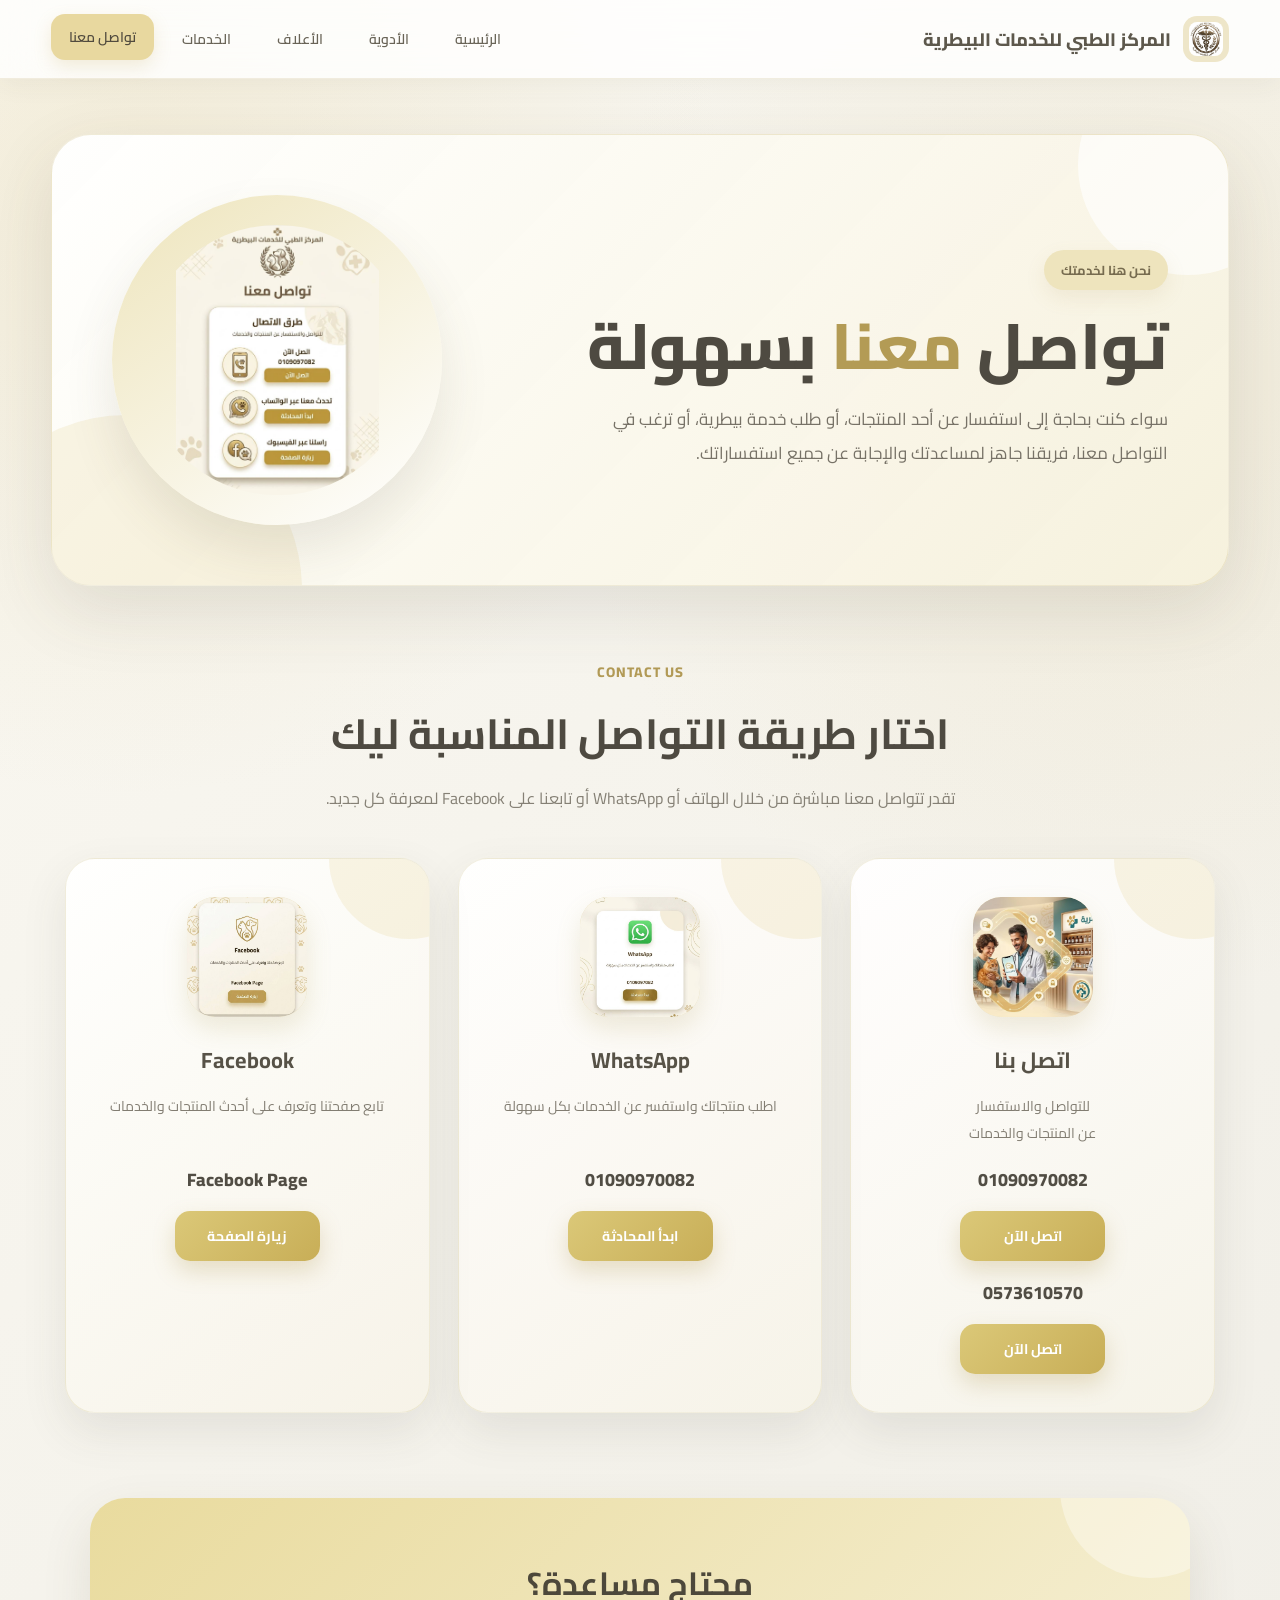
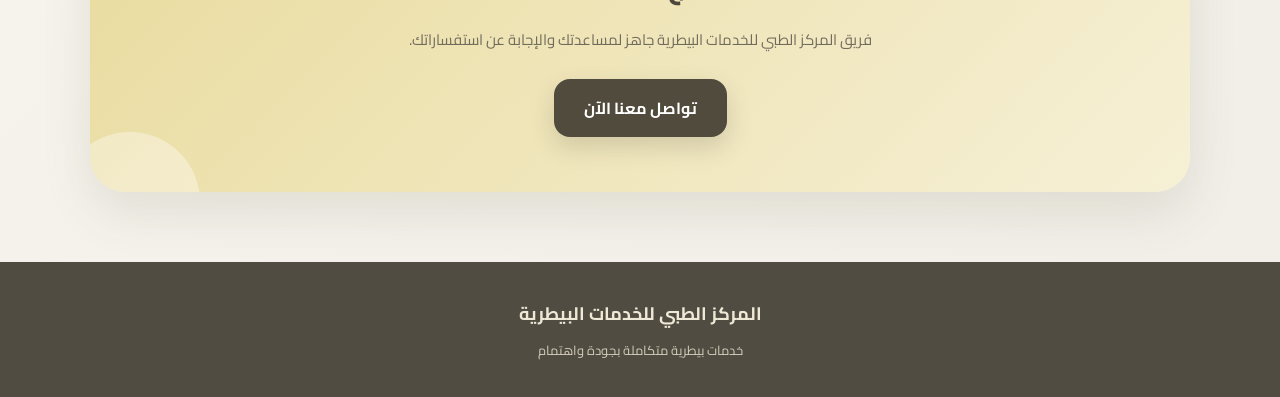
<file: contact.html>
<!DOCTYPE html>
<html lang="ar" dir="rtl">

<head>
    <meta charset="UTF-8">
    <meta name="viewport" content="width=device-width, initial-scale=1.0">

    <title>تواصل معنا | المركز الطبي للخدمات البيطرية</title>

    <!-- Google Font -->
    <link rel="preconnect" href="https://fonts.googleapis.com">
    <link rel="preconnect" href="https://fonts.gstatic.com" crossorigin>
    <link href="https://fonts.googleapis.com/css2?family=Cairo:wght@400;500;600;700;800&display=swap" rel="stylesheet">

    <style>

        * {
            margin: 0;
            padding: 0;
            box-sizing: border-box;
        }

        html {
            scroll-behavior: smooth;
        }

        body {
            font-family: "Cairo", sans-serif;
            background:
                radial-gradient(circle at 10% 10%, rgba(214, 190, 119, 0.20), transparent 28%),
                radial-gradient(circle at 90% 20%, rgba(214, 190, 119, 0.16), transparent 30%),
                linear-gradient(135deg, #faf8f1, #f0eee7);
            color: #4d4a43;
            min-height: 100vh;
            overflow-x: hidden;
        }


        /* ================= NAVBAR ================= */

        .navbar {
            position: sticky;
            top: 0;
            z-index: 1000;

            width: 100%;

            background: rgba(255, 255, 255, 0.82);
            backdrop-filter: blur(18px);
            -webkit-backdrop-filter: blur(18px);

            border-bottom: 1px solid rgba(190, 171, 113, 0.20);

            box-shadow: 0 5px 25px rgba(70, 65, 50, 0.06);
        }

        .nav-container {
            width: min(1200px, 92%);
            margin: auto;

            min-height: 78px;

            display: flex;
            align-items: center;
            justify-content: space-between;
            gap: 25px;
        }

        .logo {
            display: flex;
            align-items: center;
            gap: 12px;

            text-decoration: none;
            color: #5d584c;
            font-weight: 800;
            font-size: 18px;
            white-space: nowrap;
        }

        .logo-image {
            width: 46px;
            height: 46px;
            border-radius: 14px;

            object-fit: cover;

            background: #eee6c9;
            padding: 6px;
        }

        .nav-links {
            display: flex;
            align-items: center;
            gap: 10px;
        }

        .nav-links a {
            text-decoration: none;
            color: #696457;

            padding: 10px 18px;

            border-radius: 14px;

            font-size: 14px;
            font-weight: 600;

            transition: 0.3s ease;
        }

        .nav-links a:hover,
        .nav-links a.active {
            background: #e8d89f;
            color: #514b3e;

            transform: translateY(-2px);
            box-shadow: 0 7px 18px rgba(190, 165, 92, 0.20);
        }


        /* ================= HERO ================= */

        .hero {
            width: min(1200px, 92%);
            margin: 55px auto 30px;

            min-height: 390px;

            position: relative;

            display: flex;
            align-items: center;
            justify-content: space-between;

            gap: 50px;

            padding: 60px;

            border-radius: 40px;

            overflow: hidden;

            background:
                linear-gradient(
                    135deg,
                    rgba(255,255,255,0.96),
                    rgba(246,241,220,0.92)
                );

            border: 1px solid rgba(190, 170, 100, 0.20);

            box-shadow:
                0 25px 70px rgba(71, 66, 50, 0.12);
        }

        .hero::before {
            content: "";

            position: absolute;

            width: 350px;
            height: 350px;

            border-radius: 50%;

            background: rgba(220, 200, 130, 0.18);

            left: -100px;
            bottom: -180px;
        }

        .hero::after {
            content: "";

            position: absolute;

            width: 220px;
            height: 220px;

            border-radius: 50%;

            background: rgba(255,255,255,0.65);

            right: -70px;
            top: -80px;
        }


        .hero-text {
            position: relative;
            z-index: 2;

            max-width: 650px;
        }

        .hero-small {
            display: inline-block;

            padding: 8px 17px;

            margin-bottom: 18px;

            border-radius: 50px;

            background: #eee4bd;
            color: #766b4f;

            font-size: 13px;
            font-weight: 700;

            box-shadow: 0 8px 20px rgba(170, 150, 85, 0.12);
        }

        .hero h1 {
            font-size: clamp(38px, 5vw, 65px);

            line-height: 1.2;

            color: #4e4a41;

            margin-bottom: 18px;

            font-weight: 800;
        }

        .hero h1 span {
            color: #b39b55;
        }

        .hero p {
            font-size: 17px;
            line-height: 2;

            color: #777267;

            max-width: 570px;
        }


        /* ================= HERO IMAGE ================= */

        .hero-image {
            position: relative;
            z-index: 2;

            width: 330px;
            height: 330px;

            flex-shrink: 0;

            border-radius: 50%;

            background: linear-gradient(
                145deg,
                #eee5bd,
                #ffffff
            );

            display: flex;
            align-items: center;
            justify-content: center;

            box-shadow:
                0 25px 50px rgba(90, 80, 55, 0.12);

            animation: floating 4s ease-in-out infinite;
        }

        .hero-image img {
            width: 82%;
            height: 82%;

            object-fit: contain;

            border-radius: 50%;
        }

        @keyframes floating {

            0%, 100% {
                transform: translateY(0);
            }

            50% {
                transform: translateY(-10px);
            }

        }


        /* ================= TITLE ================= */

        .section-title {
            text-align: center;

            margin: 70px auto 45px;

            width: min(800px, 90%);
        }

        .section-title span {
            color: #b29a56;

            font-size: 14px;
            font-weight: 800;

            letter-spacing: 1px;
        }

        .section-title h2 {
            margin-top: 8px;

            font-size: clamp(28px, 4vw, 42px);

            color: #4e4a41;
        }

        .section-title p {
            margin-top: 10px;

            color: #858075;

            line-height: 1.9;
        }


        /* ================= CONTACT CARDS ================= */

        .contact-container {
            width: min(1150px, 92%);
            margin: auto;

            display: grid;

            grid-template-columns:
                repeat(3, 1fr);

            gap: 28px;
        }

        .contact-card {
            position: relative;

            min-height: 360px;

            padding: 38px 28px;

            background:
                linear-gradient(
                    145deg,
                    rgba(255,255,255,0.92),
                    rgba(246,243,231,0.92)
                );

            border-radius: 30px;

            border: 1px solid rgba(190, 170, 100, 0.18);

            box-shadow:
                0 18px 45px rgba(73, 68, 54, 0.10);

            text-align: center;

            overflow: hidden;

            transition:
                transform 0.4s ease,
                box-shadow 0.4s ease;
        }

        .contact-card::before {
            content: "";

            position: absolute;

            width: 160px;
            height: 160px;

            border-radius: 50%;

            background: rgba(225, 208, 145, 0.22);

            top: -80px;
            right: -60px;

            transition: 0.5s ease;
        }

        .contact-card:hover {
            transform: translateY(-12px);

            box-shadow:
                0 28px 65px rgba(67, 62, 48, 0.
                16);
        }

        .contact-card:hover::before {
            transform: scale(1.5);
        }


        /* ================= ICON ================= */
.contact-icon {
    width: 120px;
    height: 120px;

    margin: 0 auto 22px;

    border-radius: 28px;

    overflow: hidden;

    background: #eee6c9;

    display: flex;
    align-items: center;
    justify-content: center;

    box-shadow: 0 12px 25px rgba(174, 153, 85, 0.18);

    position: relative;
    z-index: 2;

    transition: 0.4s ease;
}

.contact-icon img {
    width: 100%;
    height: 100%;
    object-fit: cover;
    border-radius: 28px;
}
        
        .contact-card h3 {
            position: relative;
            z-index: 2;

            color: #575247;

            font-size: 22px;

            margin-bottom: 12px;
        }

        .contact-card p {
            position: relative;
            z-index: 2;

            color: #827d72;

            line-height: 1.9;

            font-size: 14px;

            min-height: 55px;
        }

        .phone-number {
            display: block;

            position: relative;
            z-index: 2;

            margin: 15px 0;

            font-size: 18px;
            font-weight: 800;

            color: #514d44;

            direction: ltr;
        }


        /* ================= BUTTON ================= */

        .contact-btn {
            position: relative;
            z-index: 2;

            display: inline-flex;

            align-items: center;
            justify-content: center;

            min-width: 145px;

            padding: 12px 22px;

            border-radius: 15px;

            text-decoration: none;

            background: linear-gradient(
                135deg,
                #dbc878,
                #c8ae57
            );

            color: #fff;

            font-size: 14px;
            font-weight: 700;

            box-shadow:
                0 10px 22px rgba(170, 145, 69, 0.25);

            transition: 0.3s ease;
        }

        .contact-btn:hover {
            transform: translateY(-3px);

            box-shadow:
                0 15px 28px rgba(170, 145, 69, 0.35);
        }


        /* ================= CTA ================= */

        .cta {
            width: min(1100px, 92%);

            margin: 85px auto 70px;

            padding: 55px 35px;

            border-radius: 35px;

            text-align: center;

            background:
                linear-gradient(
                    135deg,
                    #e9db9e,
                    #f6f0d6
                );

            box-shadow:
                0 20px 50px rgba(91, 81, 53, 0.12);

            position: relative;

            overflow: hidden;
        }

        .cta::before,
        .cta::after {
            content: "";

            position: absolute;

            border-radius: 50%;

            background: rgba(255,255,255,0.35);
        }

        .cta::before {
            width: 180px;
            height: 180px;

            top: -100px;
            right: -50px;
        }

        .cta::after {
            width: 140px;
            height: 140px;

            bottom: -80px;
            left: -30px;
        }

        .cta-content {
            position: relative;
            z-index: 2;
        }

        .cta h2 {
            font-size: 32px;

            color: #4d483b;

            margin-bottom: 12px;
        }

        .cta p {
            color: #716b5c;

            margin-bottom: 25px;

            font-size: 15px;
        }

        .cta-btn {
            display: inline-flex;

            padding: 14px 30px;

            border-radius: 16px;

            background: #514b3e;

            color: white;
            text-decoration: none;

            font-weight: 700;

            transition: 0.3s ease;

            box-shadow: 0 10px 25px rgba(65, 60, 49, 0.18);
        }

        .cta-btn:hover {
            transform: translateY(-4px);

            background: #3f3a31;
        }


        /* ================= FOOTER ================= */

        footer {
            padding: 35px 20px;

            background: #514c41;

            color: #eee8d6;

            text-align: center;
        }

        footer h3 {
            font-size: 18px;

            margin-bottom: 8px;
        }

        footer p {
            font-size: 13px;

            color: #d3cdbb;
        }


        /* ================= MOBILE ================= */

        @media (max-width: 900px) {

            .hero {
                padding: 45px 30px;

                flex-direction: column;

                text-align: center;
            }

            .hero-text {
                max-width: 100%;
            }

            .hero p {
                margin: auto;
            }

            .hero-image {
                width: 250px;
                height: 250px;
            }

            .contact-container {
                grid-template-columns: 1fr;
                max-width: 500px;
            }

        }


        @media (max-width: 650px) {

            .nav-container {
                justify-content: center;
            }

            .logo {
                display: none;
            }

            .nav-links {
                width: 100%;

                justify-content: center;

                flex-wrap: wrap;
            }

            .nav-links a {
                padding: 8px 12px;

                font-size: 12px;
            }

            .hero {
                margin-top: 25px;

                min-height: auto;

                border-radius: 28px;

                padding: 40px 22px;
            }

            .hero h1 {
                font-size: 38px;
            }

            .hero p {
                font-size: 14px;
            }

            .hero-image {
                width: 210px;
                height: 210px;
            }

            .section-title {
                margin-top: 55px;
            }

            .contact-card {
                min-height: 340px;
            }

            .cta {
                margin-top: 60px;

                border-radius: 28px;
            }

            .cta h2 {
                font-size: 26px;
            }

        }

    </style>
</head>


<body>


    <!-- ================= NAVBAR ================= -->

    <nav class="navbar">

        <div class="nav-container">

            <a href="index.html" class="logo">

                <!-- لو عندك لوجو حطي مساره هنا -->
                <img
                    src="logo.jpg"
                    class="logo-image"
                    alt="المركز الطبي للخدمات البيطرية"
                >

                <span>
                    المركز الطبي للخدمات البيطرية
                </span>

            </a>


            <div class="nav-links">

                <a href="index.html">
                    الرئيسية
                </a>

                <a href="products.html">
                    الأدوية
                </a>

                <a href="food.html">
                    الأعلاف
                </a>

                <a href="services.html">
                    الخدمات
                </a>

                <a href="contact.html" class="active">
                    تواصل معنا
                </a>

            </div>

        </div>

    </nav>



    <!-- ================= HERO ================= -->

    <section class="hero">

        <div class="hero-text">

            <span class="hero-small">
                نحن هنا لخدمتك
            </span>

            <h1>
                تواصل
                <span>معنا</span>
                بسهولة
            </h1>

            <p>
                سواء كنت بحاجة إلى استفسار عن أحد المنتجات،
                أو طلب خدمة بيطرية، أو ترغب في التواصل معنا،
                فريقنا جاهز لمساعدتك والإجابة عن جميع استفساراتك.
            </p>

        </div>


        <div class="hero-image">

            <!-- حطي هنا صورة حيوان / طبيب بيطري -->
            <img
                src="u.jpg"
                alt="الخدمات البيطرية"
            >

        </div>

    </section>



    <!-- ================= TITLE ================= -->

    <section class="section-title">

        <span>
            CONTACT US
        </span>

        <h2>
            اختار طريقة التواصل المناسبة ليك
        </h2>

        <p>
            تقدر تتواصل معنا مباشرة من خلال الهاتف أو WhatsApp
            أو تابعنا على Facebook لمعرفة كل جديد.
        </p>

    </section>



    <!-- ================= CONTACT CARDS ================= -->

    <section class="contact-container">


        <!-- PHONE -->

        <div class="contact-card">
    <div class="contact-icon">
        <img src="uu.jpg" alt="اتصال">
    </div>
    
    <h3>اتصل بنا</h3>
    
    <p>
        للتواصل والاستفسار<br>
        عن المنتجات والخدمات
    </p>
    
    <!-- رقم الموبايل وزراره -->
    <span class="phone-number">01090970082</span>
    <a href="tel:01090970082" class="contact-btn">اتصل الآن</a>
    
    <!-- رقم الأرضي وزراره -->
    <span class="phone-number">0573610570</span>
    <a href="tel:0573610570" class="contact-btn">اتصل الآن</a>
</div>



        <!-- WHATSAPP -->

        <div class="contact-card">

            <div class="contact-icon">

                <img
                    src="uuu.jpg"
                    alt="WhatsApp"
                >

            </div>

            <h3>
                WhatsApp
            </h3>

            <p>
                اطلب منتجاتك واستفسر
                عن الخدمات بكل سهولة
            </p>

            <span class="phone-number">
                01090970082
            </span>

            <a
                href="https://wa.me/201090970082"
                target="_blank"
                class="contact-btn"
            >
                ابدأ المحادثة
            </a>

        </div>



        <!-- FACEBOOK -->

        <div class="contact-card">

            <div class="contact-icon">

                <img
                    src="uuuu.jpg"
                    alt="Facebook"
                >

            </div>

            <h3>
                Facebook
            </h3>

            <p>
                تابع صفحتنا وتعرف على
                أحدث المنتجات والخدمات
            </p>

            <span class="phone-number">
                Facebook Page
            </span>

            <a
                href=" https://www.facebook.com/share/1AdcUGgySF/?mibextid=wwXIfr"
                target="_blank"
                class="contact-btn"
            >
                زيارة الصفحة
            </a>

        </div>


    </section>



    <!-- ================= CTA ================= -->

    <section class="cta">

        <div class="cta-content">

            <h2>
                محتاج مساعدة؟
            </h2>

            <p>
                فريق المركز الطبي للخدمات البيطرية جاهز لمساعدتك
                والإجابة عن استفساراتك.
            </p>

            <a
                href="https://wa.me/201090970082"
                target="_blank"
                class="cta-btn"
            >
                تواصل معنا الآن
            </a>

        </div>

    </section>



    <!-- ================= FOOTER ================= -->

    <footer>

        <h3>
            المركز الطبي للخدمات البيطرية
        </h3>

        <p>
            خدمات بيطرية متكاملة بجودة واهتمام
        </p>

    </footer>


</body>

</html>
</file>
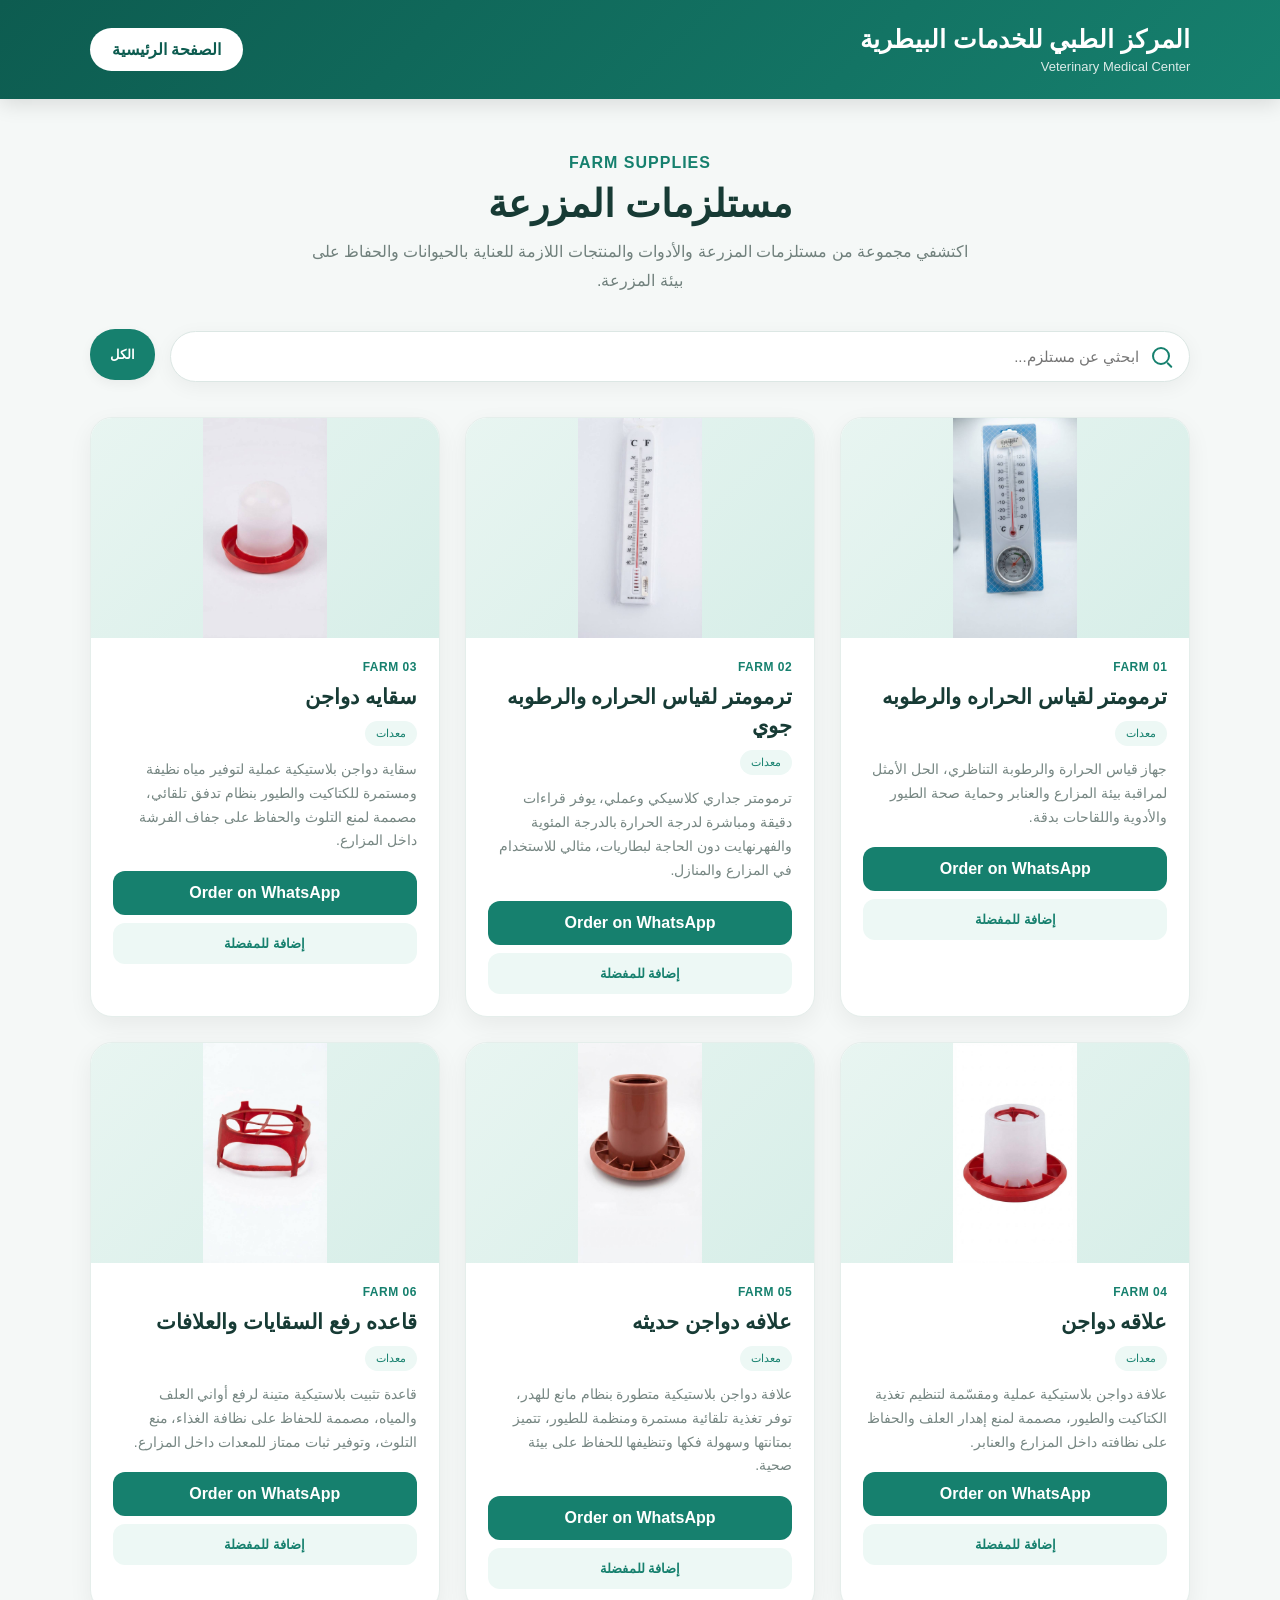
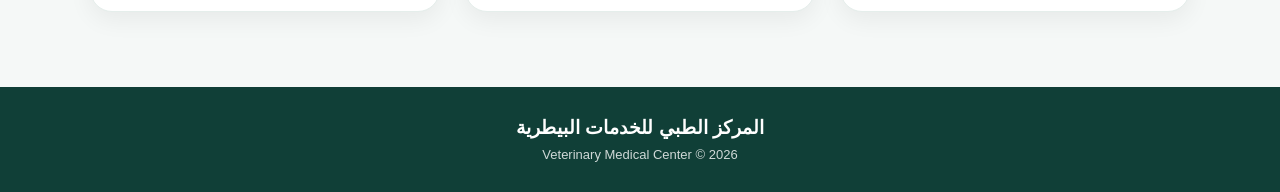
<file: farm.html>
<!DOCTYPE html>
<html lang="ar" dir="rtl">

<head>
    <meta charset="UTF-8">
    <meta name="viewport" content="width=device-width, initial-scale=1.0">

    <title>Farm Supplies | المركز الطبي للخدمات البيطرية</title>

    <style>

        * {
            margin: 0;
            padding: 0;
            box-sizing: border-box;
            font-family: Arial, sans-serif;
        }

        body {
            background: #f5f8f7;
            color: #173b35;
        }

        /* ================= HEADER ================= */

        header {
            background: linear-gradient(135deg, #0d5c50, #16806e);
            color: white;

            padding: 25px 7%;

            display: flex;
            align-items: center;
            justify-content: space-between;

            gap: 20px;

            box-shadow: 0 5px 20px rgba(0,0,0,0.12);
        }

        .logo h1 {
            font-size: 25px;
            margin-bottom: 5px;
        }

        .logo p {
            font-size: 13px;
            opacity: 0.85;
        }

        .home-btn {
            text-decoration: none;

            color: #0d5c50;
            background: white;

            padding: 12px 22px;

            border-radius: 30px;

            font-weight: bold;

            transition: 0.3s;

            white-space: nowrap;
        }

        .home-btn:hover {
            transform: translateY(-3px);

            box-shadow:
                0 8px 18px rgba(0,0,0,0.18);
        }


        /* ================= HERO ================= */

        .hero {
            text-align: center;

            padding: 55px 20px 35px;
        }

        .small-title {
            color: #16806e;

            font-weight: bold;

            letter-spacing: 1px;

            margin-bottom: 10px;
        }

        .hero h2 {
            font-size: 38px;

            margin-bottom: 12px;

            color: #173b35;
        }

        .hero p {
            color: #71817d;

            max-width: 680px;

            margin: auto;

            line-height: 1.8;
        }


        /* ================= SEARCH ================= */

        .tools {
            width: 86%;

            max-width: 1100px;

            margin: 0 auto 35px;

            display: flex;

            gap: 15px;

            flex-wrap: wrap;

            justify-content: center;
        }

        .search-box {
            position: relative;

            flex: 1;

            min-width: 250px;
        }

        .search-box input {
            width: 100%;

            padding: 16px 50px 16px 20px;

            border: 1px solid #dce7e4;

            border-radius: 35px;

            outline: none;

            background: white;

            font-size: 15px;

            box-shadow:
                0 5px 20px rgba(0,0,0,0.05);

            transition: 0.3s;
        }

        .search-box input:focus {
            border-color: #16806e;

            box-shadow:
                0 8px 25px rgba(22,128,110,0.12);
        }

        /* عدسة بحث بدون إيموجي */

        .search-icon {
            position: absolute;

            right: 20px;

            top: 50%;

            transform: translateY(-50%);

            width: 18px;

            height: 18px;

            border: 2px solid #16806e;

            border-radius: 50%;
        }

        .search-icon::after {
            content: "";

            position: absolute;

            width: 7px;

            height: 2px;

            background: #16806e;

            right: -5px;

            bottom: -3px;

            transform: rotate(45deg);

            border-radius: 2px;
        }


        /* ================= CATEGORIES ================= */

        .categories {
            display: flex;

            gap: 10px;

            flex-wrap: wrap;

            justify-content: center;
        }

        .category-btn {
            border: none;

            background: white;

            color: #176457;

            padding: 12px 20px;

            border-radius: 25px;

            cursor: pointer;

            font-weight: bold;

            transition: 0.3s;

            box-shadow:
                0 4px 12px rgba(0,0,0,0.05);
        }

        .category-btn:hover,
        .category-btn.active {
            background: #16806e;

            color: white;

            transform: translateY(-2px);
        }


        /* ================= FARM PRODUCTS ================= */

        .products-container {
            width: 86%;

            max-width: 1200px;

            margin: auto;

            display: grid;

            grid-template-columns:
                repeat(3, 1fr);

            gap: 25px;

            padding-bottom: 75px;
        }


        /* ================= CARD ================= */

        .product-card {
            background: white;

            border-radius: 22px;

            overflow: hidden;

            border: 1px solid #e5eeeb;

            box-shadow:
                0 8px 25px rgba(0,0,0,0.06);

            transition: 0.35s;

            position: relative;
        }

        .product-card:hover {
            transform: translateY(-8px);

            box-shadow:
                0 18px 38px rgba(0,0,0,0.12);
        }


        /* ================= IMAGE ================= */

        .product-image {
            height: 220px;

            background:
                linear-gradient(
                    135deg,
                    #e8f5f1,
                    #d7eee8
                );

            display: flex;

            align-items: center;

            justify-content: center;

            overflow: hidden;
        }

        .product-image img {
            width: 100%;

            height: 100%;

            object-fit: contain;

            padding: 0;

            transition: 0.4s;
        }

        .product-card:hover
        .product-image img {
            transform: scale(1.07);
        }


        /* ================= INFO ================= */

        .product-info {
            padding: 22px;
        }

        .product-number {
            color: #16806e;

            font-size: 12px;

            font-weight: bold;

            margin-bottom: 8px;

            letter-spacing: 0.5px;
        }

        .product-name {
            font-size: 21px;

            margin-bottom: 10px;

            color: #173b35;

            line-height: 1.4;
        }

        .product-category {
            display: inline-block;

            background: #edf8f5;

            color: #16806e;

            padding: 6px 11px;

            border-radius: 15px;

            font-size: 11px;

            margin-bottom: 12px;
        }

        .product-description {
            color: #778783;

            font-size: 14px;

            line-height: 1.7;

            min-height: 48px;

            margin-bottom: 18px;
        }


        /* ================= BUTTON ================= */

        .order-btn {
            display: block;

            width: 100%;

            text-align: center;

            text-decoration: none;

            background: #16806e;

            color: white;

            padding: 13px;

            border-radius: 12px;

            font-weight: bold;

            transition: 0.3s;
        }

        .order-btn:hover {
            background: #0d5c50;

            transform: translateY(-2px);
        }


        /* ================= NO RESULTS ================= */

        .no-results {
            grid-column: 1 / -1;

            text-align: center;

            padding: 60px;

            color: #7b8986;

            display: none;
        }


        /* ================= FOOTER ================= */

        footer {
            background: #103f37;

            color: white;

            text-align: center;

            padding: 30px 20px;
        }

        footer h3 {
            margin-bottom: 8px;
        }

        footer p {
            font-size: 13px;

            opacity: 0.8;

            margin-top: 5px;
        }


        /* ================= TABLET ================= */

        @media (max-width: 900px) {

            .products-container {
                grid-template-columns:
                    repeat(2, 1fr);
            }

        }


        /* ================= MOBILE ================= */

        @media (max-width: 600px) {

            header {
                flex-direction: column;

                text-align: center;
            }

            .logo h1 {
                font-size: 21px;
            }

            .hero {
                padding-top: 40px;
            }

            .hero h2 {
                font-size: 29px;
            }

            .products-container {
                grid-template-columns: 1fr;

                width: 90%;
            }

            .tools {
                width: 90%;
            }

            .product-image {
                height: 230px;
            }

        }

    </style>
</head>


<body>


    <!-- ================= HEADER ================= -->

    <header>

        <div class="logo">

            <h1>
                المركز الطبي للخدمات البيطرية
            </h1>

            <p>
                Veterinary Medical Center
            </p>

        </div>


        <a href="index.html" class="home-btn">
            الصفحة الرئيسية
        </a>

    </header>



    <!-- ================= HERO ================= -->

    <section class="hero">

        <div class="small-title">
            FARM SUPPLIES
        </div>

        <h2>
            مستلزمات المزرعة
        </h2>

        <p>
            اكتشفي مجموعة من مستلزمات المزرعة
            والأدوات والمنتجات اللازمة للعناية
            بالحيوانات والحفاظ على بيئة المزرعة.
        </p>

    </section>



    <!-- ================= SEARCH ================= -->

    <div class="tools">

        <div class="search-box">

            <span class="search-icon"></span>

            <input
                type="text"
                id="searchInput"
                placeholder="ابحثي عن مستلزم..."
            >

        </div>


        <div class="categories">

            <button
                class="category-btn active"
                onclick="filterCategory('all', this)"
            >
                الكل
            </button>


        </div>

    </div>



    <!-- ================= PRODUCTS ================= -->

    <main>

        <div
            class="products-container"
            id="productsContainer"
        >

            <div
                class="no-results"
                id="noResults"
            >
                لم يتم العثور على المستلزم.
            </div>

        </div>

    </main>



    <!-- ================= FOOTER ================= -->

    <footer>

        <h3>
            المركز الطبي للخدمات البيطرية
        </h3>

       

        <p>
            Veterinary Medical Center © 2026
        </p>

    </footer>



    <!-- ================= JAVASCRIPT ================= -->

    <script>


        /* =================================================
           FARM SUPPLIES
           ================================================= */

        const products = [

           {
        name: "  ترمومتر لقياس الحراره والرطوبه   ",
        category: "معدات",
        description: "جهاز قياس الحرارة والرطوبة التناظري، الحل الأمثل لمراقبة بيئة المزارع والعنابر وحماية صحة الطيور والأدوية واللقاحات بدقة.",
        image: "a.jpg"
    },


            {
        name: "  ترمومتر لقياس الحراره والرطوبه جوي  ",
        category: "معدات",
        description: "ترمومتر جداري كلاسيكي وعملي، يوفر قراءات دقيقة ومباشرة لدرجة الحرارة بالدرجة المئوية والفهرنهايت دون الحاجة لبطاريات، مثالي للاستخدام في المزارع والمنازل.",
        image: "aa.jpg"
    },


{
        name: "سقايه دواجن ",
        category: "معدات",
        description: "سقاية دواجن بلاستيكية عملية لتوفير مياه نظيفة ومستمرة للكتاكيت والطيور بنظام تدفق تلقائي، مصممة لمنع التلوث والحفاظ على جفاف الفرشة داخل المزارع.",
        image: "aaa.jpg"
    },

{
        name: "    علاقه دواجن    ",
        category: "معدات",
        description: "علافة دواجن بلاستيكية عملية ومقسّمة لتنظيم تغذية الكتاكيت والطيور، مصممة لمنع إهدار العلف والحفاظ على نظافته داخل المزارع والعنابر.",
        image: "aaaa.jpg"
    },


           {
        name: "   علافه دواجن حديثه    ",
        category: "معدات",
        description: "علافة دواجن بلاستيكية متطورة بنظام مانع للهدر، توفر تغذية تلقائية مستمرة ومنظمة للطيور، تتميز بمتانتها وسهولة فكها وتنظيفها للحفاظ على بيئة صحية.",
        image: "aaaaa.jpg"
    },



            {
        name: "قاعده رفع السقايات والعلافات ",
        category: "معدات",
        description: "قاعدة تثبيت بلاستيكية متينة لرفع أواني العلف والمياه، مصممة للحفاظ على نظافة الغذاء، منع التلوث، وتوفير ثبات ممتاز للمعدات داخل المزارع.",
        image: "aaaaaa.jpg"
    },


        ];



        /* =================================================
           DISPLAY PRODUCTS
           ================================================= */

        const container =
            document.getElementById(
                "productsContainer"
            );

        const noResults =
            document.getElementById(
                "noResults"
            );


        function displayProducts(list) {

            container.innerHTML = "";


            if (list.length === 0) {

                noResults.style.display = "block";

                container.appendChild(noResults);

                return;
            }


            noResults.style.display = "none";


            list.forEach((product, index) => {

                const card =
                    document.createElement("div");

                card.className =
                    "product-card";


                card.innerHTML = `

                    <div class="product-image">

                        <img
                            src="${product.image}"
                            alt="${product.name}"
                            loading="lazy"
                        >

                    </div>


                    <div class="product-info">

                        <div class="product-number">

                            FARM ${String(index + 1).padStart(2, "0")}

                        </div>


                        <h3 class="product-name">

                            ${product.name}

                        </h3>


                        <span class="product-category">

                            ${product.category}

                        </span>


                        <p class="product-description">

                            ${product.description}

                        </p>


                        <a href="https://wa.me/201090970082?text=${encodeURIComponent('السلام عليكم، أريد طلب المنتج التالي:\nالاسم: ' + product.name + '\nرابط الصورة: ' + window.location.origin + '/' + product.image)}" target="_blank" class="order-btn">
    Order on WhatsApp
</a>

<button
    type="button"
    class="wishlist-btn"
    style="
        width:100%;
        margin-top:8px;
        padding:13px;
        border:none;
        border-radius:12px;
        background:#edf8f5;
        color:#16806e;
        font-weight:bold;
        cursor:pointer;
    "
>
    إضافة للمفضلة
</button>

                    </div>

                `;

const wishlistBtn = card.querySelector(".wishlist-btn");

wishlistBtn.onclick = function () {

    let cartItems =
        JSON.parse(localStorage.getItem("cartItems")) || [];

    const exists = cartItems.some(
        item => item.name === product.name
    );

    if (exists) {
        alert("المنتج موجود بالفعل في المفضلة");
        return;
    }

    cartItems.push({
        name: product.name,
        category: product.category,
        description: product.description,
        image: product.image
    });

    localStorage.setItem(
        "cartItems",
        JSON.stringify(cartItems)
    );

    alert("تمت إضافة المنتج إلى المفضلة");
};
                container.appendChild(card);

            });

        }



        /* =================================================
           SEARCH
           ================================================= */

        const searchInput =
            document.getElementById(
                "searchInput"
            );


        searchInput.addEventListener(
            "input",
            function () {

                const searchValue =
                    this.value
                        .toLowerCase()
                        .trim();


                const filteredProducts =
                    products.filter(product =>

                        product.name
                            .toLowerCase()
                            .includes(searchValue)

                        ||

                        product.category
                            .toLowerCase()
                            .includes(searchValue)

                        ||

                        product.description
                            .toLowerCase()
                            .includes(searchValue)

                    );


                displayProducts(
                    filteredProducts
                );

            }
        );



        /* =================================================
           CATEGORY FILTER
           ================================================= */

        function filterCategory(
            category,
            button
        ) {

            document
                .querySelectorAll(
                    ".category-btn"
                )
                .forEach(btn => {

                    btn.classList.remove(
                        "active"
                    );

                });


            button.classList.add(
                "active"
            );


            if (category === "all") {

                displayProducts(
                    products
                );

                return;
            }


            const filteredProducts =
                products.filter(product =>

                    product.category ===
                    category

                );


            displayProducts(
                filteredProducts
            );

        }



        /* =================================================
           START
           ================================================= */

        displayProducts(products);

    </script>


</body>

</html>
</file>
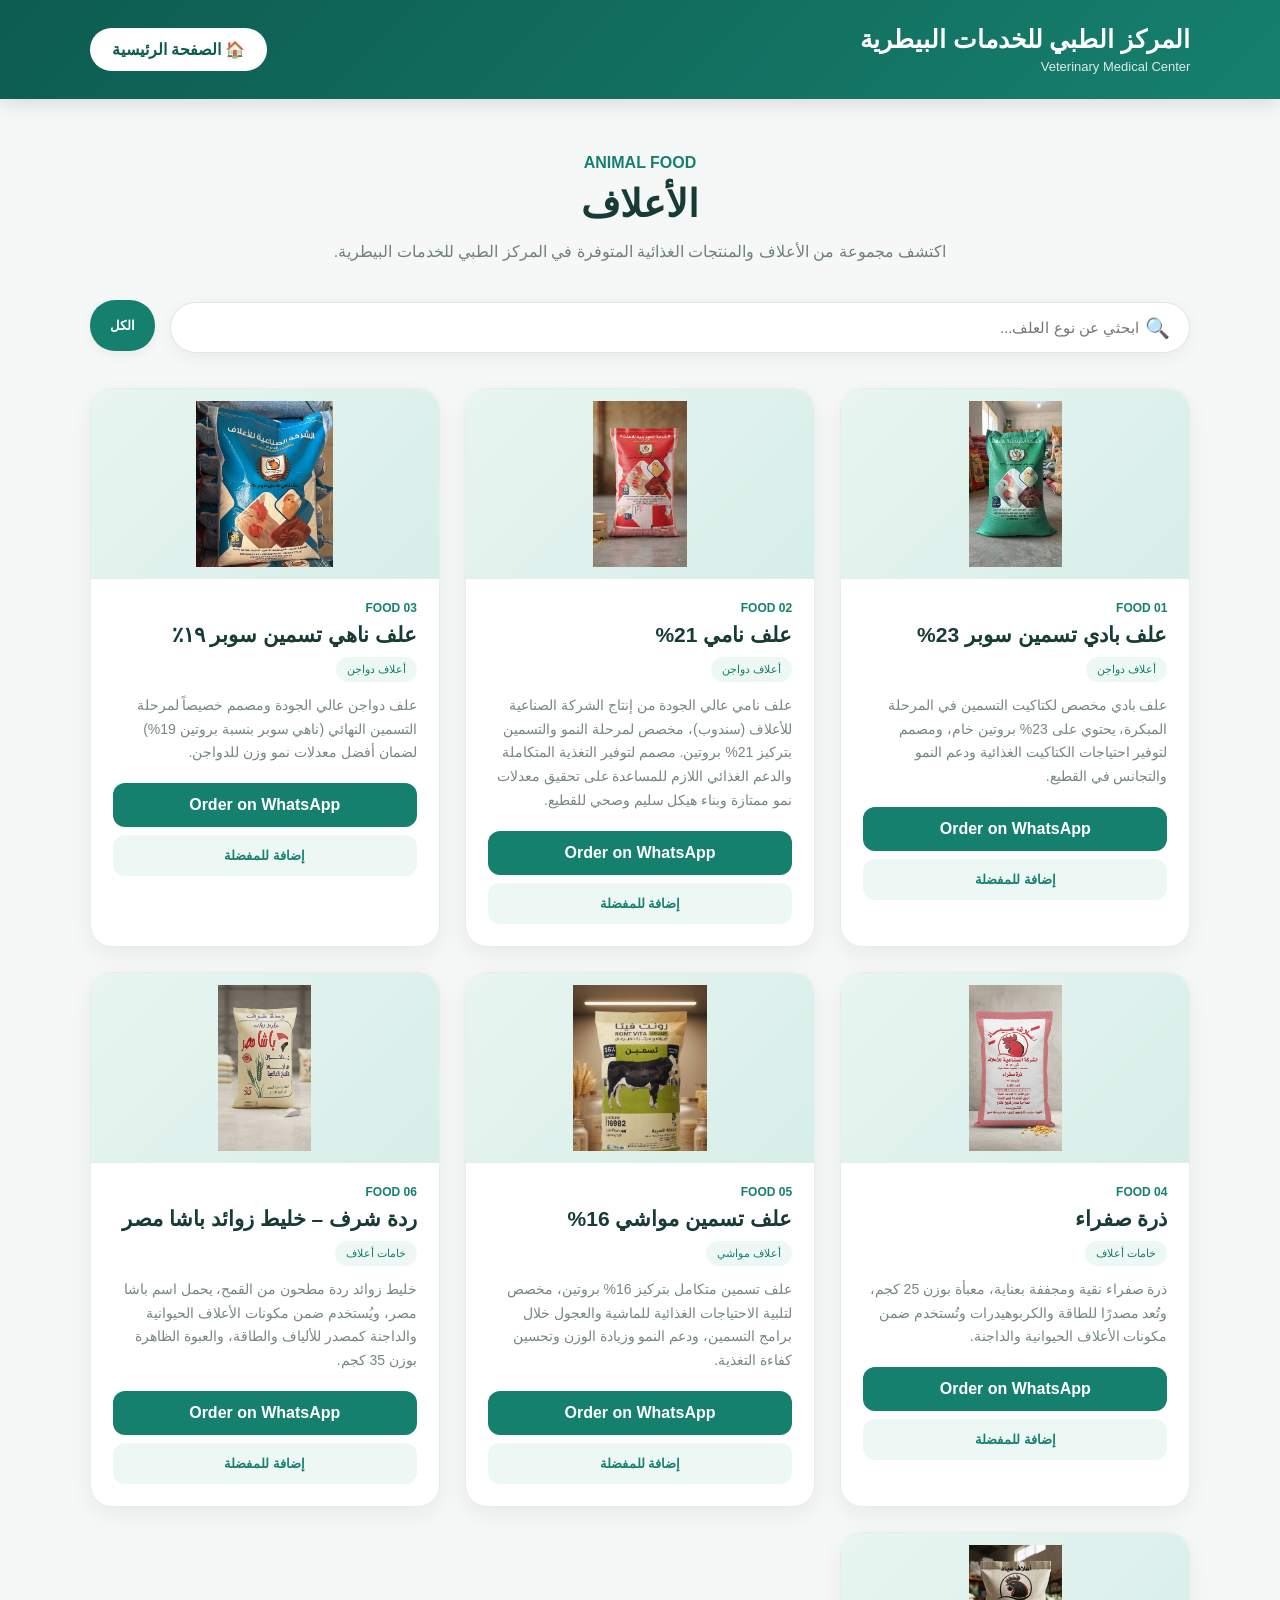
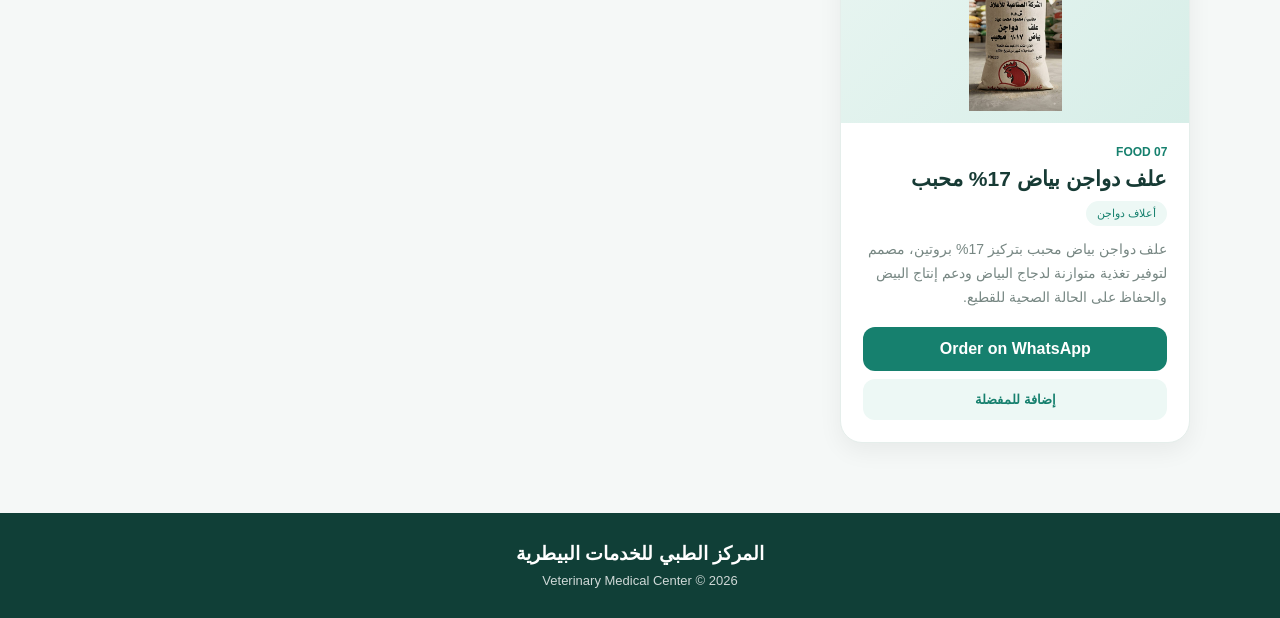
<file: food.html>
<!DOCTYPE html>
<html lang="ar" dir="rtl">

<head>

    <meta charset="UTF-8">
    <meta name="viewport" content="width=device-width, initial-scale=1.0">

    <title>Food | المركز الطبي للخدمات البيطرية</title>

    <style>

        * {
            margin: 0;
            padding: 0;
            box-sizing: border-box;
            font-family: Arial, sans-serif;
        }

        body {
            background: #f5f8f7;
            color: #173b35;
        }

        /* ================= HEADER ================= */

        header {
            background: linear-gradient(135deg, #0d5c50, #16806e);
            color: white;
            padding: 25px 7%;
            display: flex;
            align-items: center;
            justify-content: space-between;
            gap: 20px;
            box-shadow: 0 5px 20px rgba(0,0,0,0.12);
        }

        .logo h1 {
            font-size: 25px;
            margin-bottom: 5px;
        }

        .logo p {
            font-size: 13px;
            opacity: 0.85;
        }

        .home-btn {
            text-decoration: none;
            color: #0d5c50;
            background: white;
            padding: 12px 22px;
            border-radius: 30px;
            font-weight: bold;
            transition: 0.3s;
            white-space: nowrap;
        }

        .home-btn:hover {
            transform: translateY(-3px);
            box-shadow: 0 8px 18px rgba(0,0,0,0.18);
        }

        /* ================= HERO ================= */

        .hero {
            text-align: center;
            padding: 55px 20px 35px;
        }

        .hero .small-title {
            color: #16806e;
            font-weight: bold;
            margin-bottom: 10px;
        }

        .hero h2 {
            font-size: 38px;
            margin-bottom: 12px;
        }

        .hero p {
            color: #71817d;
            max-width: 650px;
            margin: auto;
            line-height: 1.8;
        }

        /* ================= SEARCH ================= */

        .tools {
            width: 86%;
            max-width: 1100px;
            margin: 0 auto 35px;
            display: flex;
            gap: 15px;
            flex-wrap: wrap;
            justify-content: center;
        }

        .search-box {
            position: relative;
            flex: 1;
            min-width: 250px;
        }

        .search-box input {
            width: 100%;
            padding: 16px 50px 16px 20px;
            border: 1px solid #dce7e4;
            border-radius: 35px;
            outline: none;
            background: white;
            font-size: 15px;
            box-shadow: 0 5px 20px rgba(0,0,0,0.05);
        }

        .search-icon {
            position: absolute;
            right: 20px;
            top: 14px;
            font-size: 20px;
        }

        /* ================= CATEGORIES ================= */

        .categories {
            display: flex;
            gap: 10px;
            flex-wrap: wrap;
            justify-content: center;
        }

        .category-btn {
            border: none;
            background: white;
            color: #176457;
            padding: 12px 20px;
            border-radius: 25px;
            cursor: pointer;
            font-weight: bold;
            transition: 0.3s;
            box-shadow: 0 4px 12px rgba(0,0,0,0.05);
        }

        .category-btn:hover,
        .category-btn.active {
            background: #16806e;
            color: white;
            transform: translateY(-2px);
        }

        /* ================= FOOD ================= */

        .food-container {
            width: 86%;
            max-width: 1200px;
            margin: auto;

            display: grid;
            grid-template-columns: repeat(3, 1fr);
            gap: 25px;

            padding-bottom: 70px;
        }

        .food-card {
            background: white;
            border-radius: 22px;
            overflow: hidden;
            border: 1px solid #e5eeeb;
            box-shadow: 0 8px 25px rgba(0,0,0,0.06);
            transition: 0.35s;
            }

        .food-card:hover {
            transform: translateY(-8px);
            box-shadow: 0 15px 35px rgba(0,0,0,0.12);
        }

        /* ================= IMAGE ================= */

        .food-image {
            height: 190px;
            background: linear-gradient(135deg, #e8f5f1, #d7eee8);

            display: flex;
            align-items: center;
            justify-content: center;

            overflow: hidden;
        }

        .food-image img {
            width: 100%;
            height: 100%;
            object-fit: contain;
            padding: 12px;
            object-position: center 30%;
        }

        /* ================= INFO ================= */

        .food-info {
            padding: 22px;
        }

        .food-number {
            color: #16806e;
            font-size: 12px;
            font-weight: bold;
            margin-bottom: 8px;
        }

        .food-name {
            font-size: 21px;
            margin-bottom: 10px;
            color: #173b35;
        }

        .food-category {
            display: inline-block;
            background: #edf8f5;
            color: #16806e;
            padding: 6px 11px;
            border-radius: 15px;
            font-size: 11px;
            margin-bottom: 12px;
        }

        .food-description {
            color: #778783;
            font-size: 14px;
            line-height: 1.7;
            min-height: 48px;
            margin-bottom: 18px;
        }

        /* ================= ORDER ================= */

        .order-btn {
            display: block;
            width: 100%;
            text-align: center;
            text-decoration: none;

            background: #16806e;
            color: white;

            padding: 13px;
            border-radius: 12px;

            font-weight: bold;
            transition: 0.3s;
        }

        .order-btn:hover {
            background: #0d5c50;
            transform: translateY(-2px);
        }

        /* ================= NO RESULTS ================= */

        .no-results {
            grid-column: 1 / -1;
            text-align: center;
            padding: 50px;
            color: #7b8986;
            display: none;
        }

        /* ================= FOOTER ================= */

        footer {
            background: #103f37;
            color: white;
            text-align: center;
            padding: 30px 20px;
        }

        footer h3 {
            margin-bottom: 8px;
        }

        footer p {
            font-size: 13px;
            opacity: 0.8;
        }

        /* ================= MOBILE ================= */

        @media (max-width: 900px) {

            .food-container {
                grid-template-columns: repeat(2, 1fr);
            }

        }

        @media (max-width: 600px) {

            header {
                flex-direction: column;
                text-align: center;
            }

            .hero h2 {
                font-size: 30px;
            }

            .food-container {
                grid-template-columns: 1fr;
                width: 90%;
            }

            .tools {
                width: 90%;
            }

        }

    </style>

</head>


<body>


    <!-- ================= HEADER ================= -->

    <header>

        <div class="logo">

            <h1>
                المركز الطبي للخدمات البيطرية
            </h1>

            <p>
                Veterinary Medical Center
            </p>

        </div>


        <a href="index.html" class="home-btn">
            🏠 الصفحة الرئيسية
        </a>

    </header>



    <!-- ================= HERO ================= -->

    <section class="hero">

        <div class="small-title">
            ANIMAL FOOD
        </div>

        <h2>
            الأعلاف
        </h2>

        <p>
            اكتشف مجموعة من الأعلاف والمنتجات الغذائية
            المتوفرة في المركز الطبي للخدمات البيطرية.
        </p>

    </section>



    <!-- ================= SEARCH ================= -->

    <div class="tools">

        <div class="search-box">

            <span class="search-icon">
                🔍
            </span>

            <input
                type="text"
                id="searchInput"
                placeholder="ابحثي عن نوع العلف..."
            >

        </div>



        <!-- ================= CATEGORIES ================= -->

        <div class="categories">

            <button
                class="category-btn active"
                onclick="filterCategory('all', this)"
            >
                الكل
            </button>

             
        </div>

    </div>



    <!-- ================= FOOD ================= -->

    <main>

        <div
            class="food-container"
            id="foodContainer"
        >

            <div
                class="no-results"
                id="noResults"
            >
                😔 مش لاقيين المنتج ده
            </div>

        </div>

    </main>



    <!-- ================= FOOTER ================= -->

    <footer>

        <h3>
            المركز الطبي للخدمات البيطرية
        </h3>

        

        <p>
            Veterinary Medical Center © 2026
        </p>

    </footer>



    <!-- ================= JAVASCRIPT ================= -->

    <script>


        /* ================= PRODUCTS ================= */

        const foods = [

        

    {
        name: " علف بادي تسمين سوبر 23%",
        category: "أعلاف دواجن",
        description: "علف بادي مخصص لكتاكيت التسمين في المرحلة المبكرة، يحتوي على 23% بروتين خام، ومصمم لتوفير احتياجات الكتاكيت الغذائية ودعم النمو والتجانس في القطيع.",
        image: "t.jpg"
    },

            {
    name: " علف نامي 21%",
    category: "أعلاف دواجن",
    description: "علف نامي عالي الجودة من إنتاج الشركة الصناعية للأعلاف (سندوب)، مخصص لمرحلة النمو والتسمين بتركيز 21% بروتين. مصمم لتوفير التغذية المتكاملة والدعم الغذائي اللازم للمساعدة على تحقيق معدلات نمو ممتازة وبناء هيكل سليم وصحي للقطيع.",
    image: "tt.jpg"
},

            {
    name: " علف ناهي تسمين سوبر ١٩٪    ",
    category: "أعلاف دواجن",
    description: "  علف دواجن عالي الجودة ومصمم خصيصاً لمرحلة التسمين النهائي (ناهي سوبر بنسبة بروتين 19%) لضمان أفضل معدلات نمو وزن للدواجن.   ",
    image: "qqq.jpg"
},

           

{
    name: "ذرة صفراء",
    category: "خامات أعلاف",
    description: "ذرة صفراء نقية ومجففة بعناية، معبأة بوزن 25 كجم، وتُعد مصدرًا للطاقة والكربوهيدرات وتُستخدم ضمن مكونات الأعلاف الحيوانية والداجنة.",
    image: "tttt.jpg"
},
   
{
    name: "علف تسمين مواشي 16%",
    category: "أعلاف مواشي",
    description: "علف تسمين متكامل بتركيز 16% بروتين، مخصص لتلبية الاحتياجات الغذائية للماشية والعجول خلال برامج التسمين، ودعم النمو وزيادة الوزن وتحسين كفاءة التغذية.",
    image: "tttttt.jpg"
},
{
    name: "ردة شرف – خليط زوائد باشا مصر",
    category: "خامات أعلاف",
    description: "خليط زوائد ردة مطحون من القمح، يحمل اسم باشا مصر، ويُستخدم ضمن مكونات الأعلاف الحيوانية والداجنة كمصدر للألياف والطاقة، والعبوة الظاهرة بوزن 35 كجم.",
    image: "ttttt.jpg"
},
{
    name: "علف دواجن بياض 17% محبب",
    category: "أعلاف دواجن",
    description: "علف دواجن بياض محبب بتركيز 17% بروتين، مصمم لتوفير تغذية متوازنة لدجاج البياض ودعم إنتاج البيض والحفاظ على الحالة الصحية للقطيع.",
    image: "ttttttt.jpg"
},

        ];



        /* ================= ELEMENTS ================= */

        const container =
            document.getElementById("foodContainer");

        const noResults =
            document.getElementById("noResults");



        /* ================= DISPLAY ================= */

        function displayFoods(list) {

            container.innerHTML = "";


            if (list.length === 0) {

                noResults.style.display = "block";

                container.appendChild(noResults);

                return;

            }


            noResults.style.
            display = "none";


            list.forEach((food, index) => {

                const card =
                    document.createElement("div");


                card.className = "food-card";


                card.innerHTML = `

                    <div class="food-image">

                        <img
                            src="${food.image}"
                            alt="${food.name}"
                        >

                    </div>


                    <div class="food-info">

                        <div class="food-number">

                            FOOD ${String(index + 1).padStart(2, "0")}

                        </div>


                        <h3 class="food-name">

                            ${food.name}

                        </h3>


                        <span class="food-category">

                            ${food.category}

                        </span>


                        <p class="food-description">

                            ${food.description}

                        </p>

<a href="https://wa.me/201090970082?text=${encodeURIComponent('السلام عليكم، أريد طلب المنتج التالي:\nالاسم: ' + food.name + '\nرابط الصورة: ' + window.location.origin + '/' + food.image)}" target="_blank" class="order-btn">
    Order on WhatsApp
</a>

<button
    type="button"
    class="wishlist-btn"
    style="
        width:100%;
        margin-top:8px;
        padding:13px;
        border:none;
        border-radius:12px;
        background:#edf8f5;
        color:#16806e;
        font-weight:bold;
        cursor:pointer;
    "
>
    إضافة للمفضلة
</button>

                    </div>

                `;

const wishlistBtn = card.querySelector(".wishlist-btn");

wishlistBtn.onclick = function () {

    let cartItems =
        JSON.parse(localStorage.getItem("cartItems")) || [];

    const exists = cartItems.some(
        item => item.name === food.name
    );

    if (exists) {
        alert("المنتج موجود بالفعل في المفضلة");
        return;
    }

    cartItems.push({
        name: food.name,
        category: food.category,
        description: food.description,
        image: food.image
    });

    localStorage.setItem(
        "cartItems",
        JSON.stringify(cartItems)
    );

    alert("تمت إضافة المنتج إلى المفضلة");
};
                container.appendChild(card);

            });

        }



        /* ================= SEARCH ================= */

        const searchInput =
            document.getElementById("searchInput");


        searchInput.addEventListener("input", function () {

            const searchValue =
                this.value.toLowerCase().trim();


            const filteredFoods =
                foods.filter(food =>

                    food.name
                        .toLowerCase()
                        .includes(searchValue)

                    ||

                    food.category
                        .toLowerCase()
                        .includes(searchValue)

                    ||

                    food.description
                        .toLowerCase()
                        .includes(searchValue)

                );


            displayFoods(filteredFoods);

        });



        /* ================= CATEGORY ================= */

        function filterCategory(category, button) {

            document
                .querySelectorAll(".category-btn")
                .forEach(btn => {

                    btn.classList.remove("active");

                });


            button.classList.add("active");


            if (category === "all") {

                displayFoods(foods);

                return;

            }


            const filteredFoods =
                foods.filter(food =>

                    food.category === category

                );


            displayFoods(filteredFoods);

        }



        /* ================= START ================= */

        displayFoods(foods);

    </script>

</body>

</html>
</file>
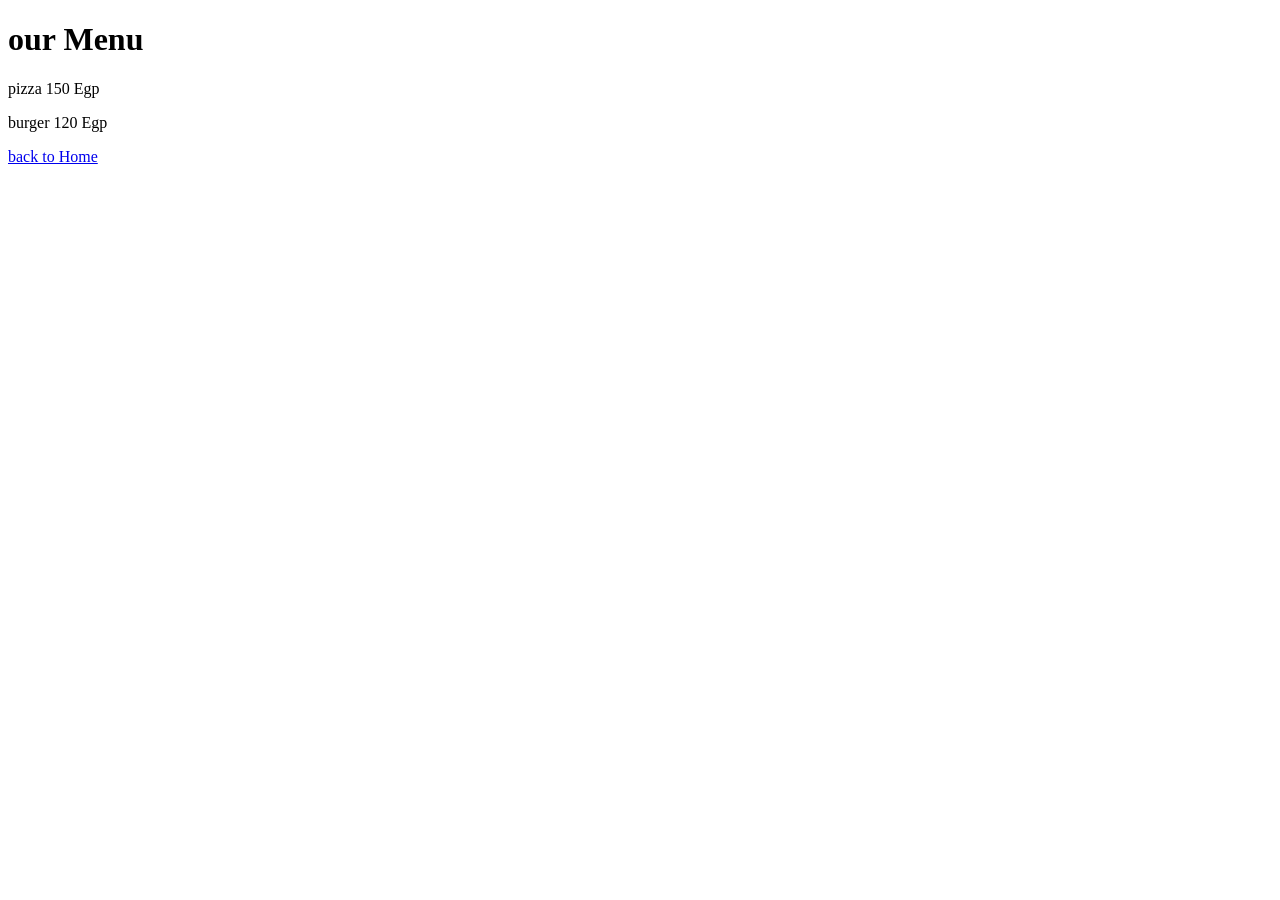
<file: menu.html>
<!DOCTYPE html>
<html lang="en">
<head>
    <meta charset="UTF-8">
    <meta name="viewport" content="width=device-width, initial-scale=1.0">
    <title>our Menu</title>
</head>
<body>
    <h1>our Menu</h1>
    <p>pizza 150 Egp</p>
    <p>burger 120 Egp</p>
    <a href="index.Html">back to Home</a>
</body>
</html>
</file>
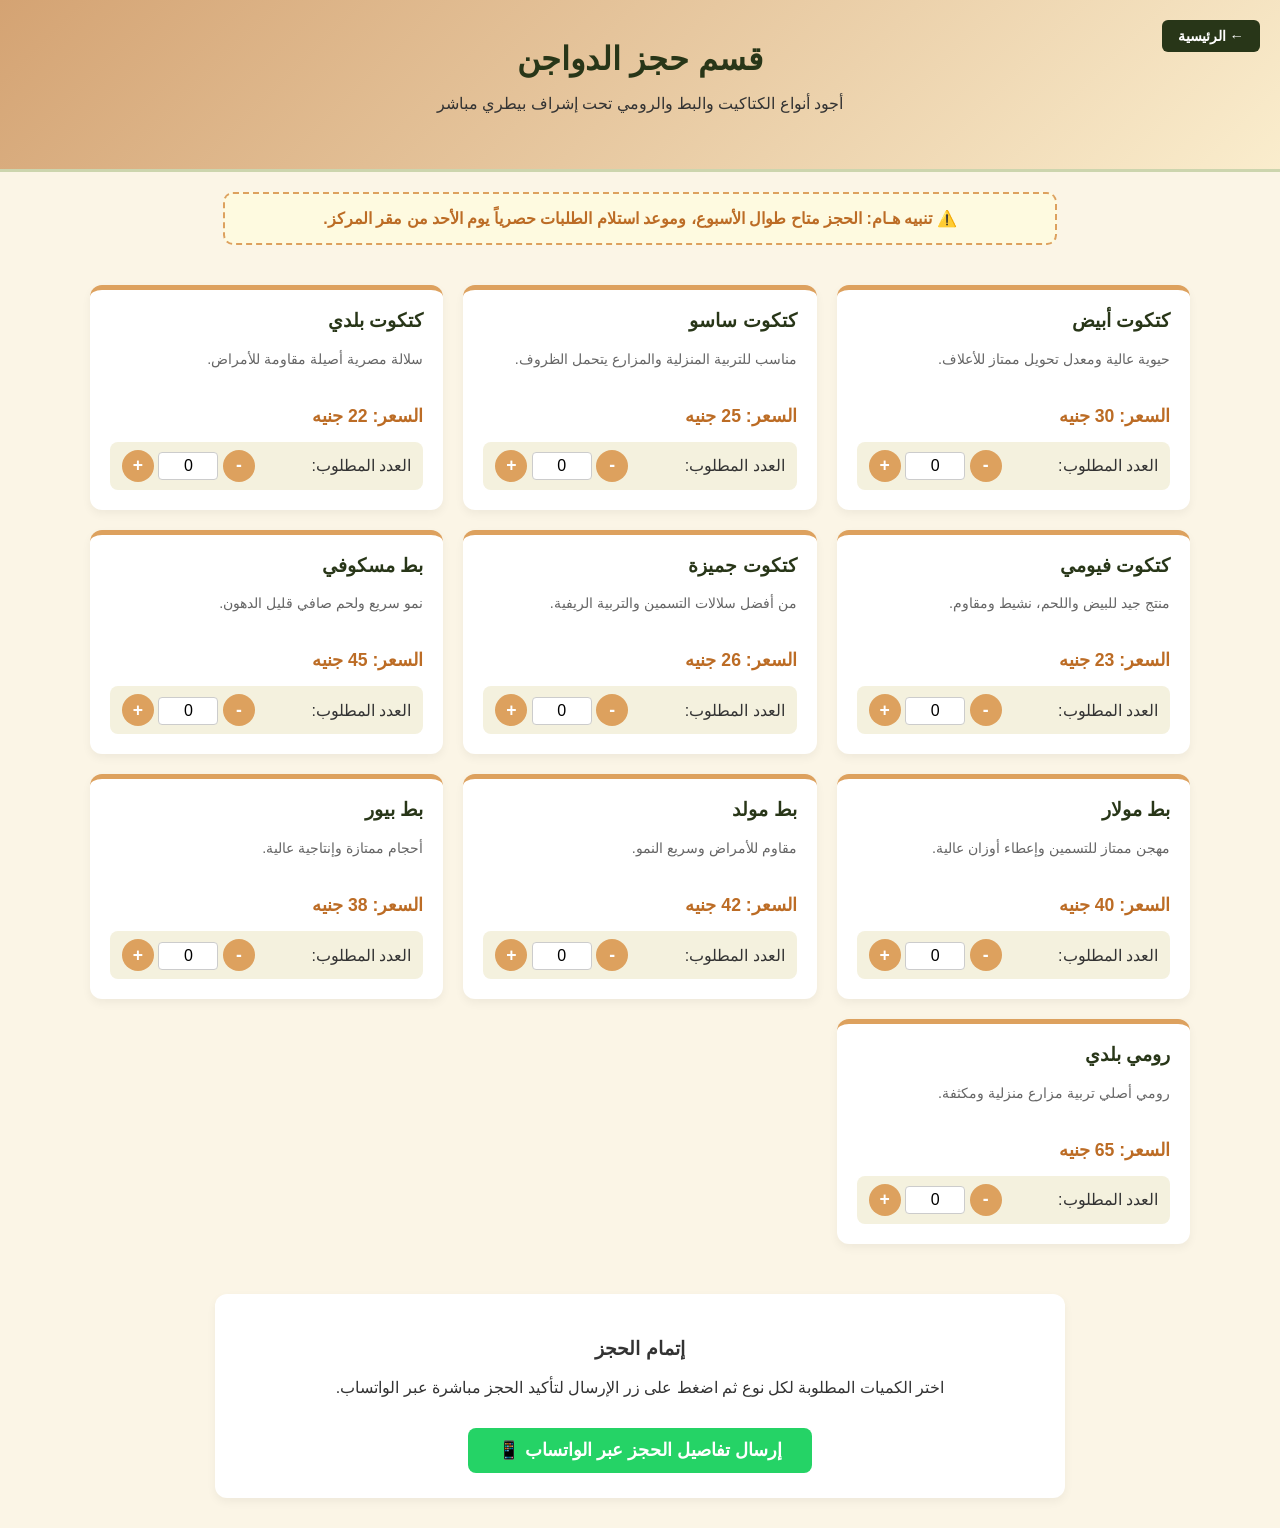
<file: poultry.html>
<!DOCTYPE html>
<html lang="ar" dir="rtl">
<head>
    <meta charset="UTF-8">
    <meta name="viewport" content="width=device-width, initial-scale=1.0">
    <title>المركز الطبي للخدمات البيطرية - قسم الدواجن</title>
    <style>
        body {
            background-color: #fbf5e6;
            font-family: 'Cairo', sans-serif;
            color: #333;
            margin: 0;
            padding: 0;
        }
        .header-banner {
            background: linear-gradient(135deg, #d4a373, #faedcd);
            padding: 40px 20px;
            text-align: center;
            border-bottom: 3px solid #ccd5ae;
        }
        .back-home-btn {
    position: absolute;
    top: 20px;
    right: 20px;
    background-color: #283618;
    color: white;
    padding: 8px 16px;
    border-radius: 6px;
    text-decoration: none;
    font-size: 0.9rem;
    font-weight: bold;
    transition: background 0.3s;
}
.back-home-btn:hover {
    background-color: #386641;
}
        .header-banner h1 {
            margin: 0;
            color: #283618;
            font-size: 2rem;
        }
        .notice-box {
            background-color: #fefae0;
            border: 2px dashed #dda15e;
            padding: 15px;
            margin: 20px auto;
            max-width: 800px;
            border-radius: 10px;
            text-align: center;
            font-weight: bold;
            color: #bc6c25;
        }
        .container {
            max-width: 1100px;
            margin: auto;
            padding: 20px;
            display: grid;
            grid-template-columns: repeat(auto-fit, minmax(280px, 1fr));
            gap: 20px;
        }
        .poultry-card {
            background: #fff;
            border-radius: 12px;
            padding: 20px;
            box-shadow: 0 4px 10px rgba(0,0,0,0.05);
            display: flex;
            flex-direction: column;
            justify-content: space-between;
            border-top: 5px solid #dda15e;
        }
        .poultry-card h3 {
            margin-top: 0;
            color: #283618;
        }
        .poultry-desc {
            font-size: 0.9rem;
            color: #666;
            margin-bottom: 15px;
            min-height: 40px;
        }
        .price-tag {
            font-size: 1.1rem;
            font-weight: bold;
            color: #bc6c25;
            margin-bottom: 15px;
        }
        .quantity-control {
            display: flex;
            align-items: center;
            justify-content: space-between;
            background: #f4f1de;
            padding: 8px 12px;
            border-radius: 8px;
        }
        .quantity-control button {
            background: #dda15e;
            color: white;
            border: none;
            width: 32px;
            height: 32px;
            border-radius: 50%;
            font-weight: bold;
            font-size: 1.1rem;
            cursor: pointer;
        }
        .quantity-control button:hover {
            background: #bc6c25;
        }
        .quantity-control input {
            width: 50px;
            text-align: center;
            font-size: 1rem;
            border: 1px solid #ccc;
            border-radius: 4px;
            padding: 4px;
            background: #fff;
        }
        .order-section {
            background: #fff;
            padding: 25px;
            border-radius: 12px;
            max-width: 800px;
            margin: 30px auto;
            box-shadow: 0 4px 10px rgba(0,0,0,0.05);
            text-align: center;
        }
        .whatsapp-btn {
            background-color: #25d366;
            color: white;
            border: none;
            padding: 12px 30px;
            font-size: 1.1rem;
            border-radius: 8px;
            cursor: pointer;
            font-weight: bold;
            text-decoration: none;
            display: inline-block;
            margin-top: 15px;
        }
        .whatsapp-btn:hover {
            background-color: #1ebe5d;
        }
    </style>
</head>
<body>

    <div class="header-banner">
        <a href="index.html" class="back-home-btn">← الرئيسية</a>
        <h1> قسم حجز الدواجن </h1>
        <p>أجود أنواع الكتاكيت والبط والرومي تحت إشراف بيطري مباشر</p>
    </div>

    <div class="notice-box">
        ⚠️ تنبيه هـام: الحجز متاح طوال الأسبوع، وموعد استلام الطلبات حصرياً يوم <b>الأحد</b> من مقر المركز.
    </div>

    <div class="container" id="poultry-container">
        <!-- يتم تعبئة المنتجات تلقائيا عبر JavaScript -->
    </div>

    <div class="order-section">
        <h3>إتمام الحجز</h3>
        <p>اختر الكميات المطلوبة لكل نوع ثم اضغط على زر الإرسال لتأكيد الحجز مباشرة عبر الواتساب.</p>
        <button class="whatsapp-btn" onclick="sendToWhatsApp()">إرسال تفاصيل الحجز عبر الواتساب 📱</button>
    </div>

    <script>
        let savedAllPrices = JSON.parse(localStorage.getItem('allSitePrices')) || {};
        let poultryPrices = savedAllPrices.poultry || {1: 30, 2: 25, 3: 22, 4: 23, 5: 26, 6: 45, 7: 40, 8: 42, 9: 38, 10: 65};

        const poultryItems = [
            { id: 1, name: "كتكوت أبيض", desc: "حيوية عالية ومعدل تحويل ممتاز للأعلاف.", price: poultryPrices[1] },
            { id: 2, name: "كتكوت ساسو", desc: "مناسب للتربية المنزلية والمزارع يتحمل الظروف.", price: poultryPrices[2] },
            { id: 3, name: "كتكوت بلدي", desc: "سلالة مصرية أصيلة مقاومة للأمراض.", price: poultryPrices[3] },
            { id: 4, name: "كتكوت فيومي", desc: "منتج جيد للبيض واللحم، نشيط ومقاوم.", price: poultryPrices[4] },
            { id: 5, name: "كتكوت جميزة", desc: "من أفضل سلالات التسمين والتربية الريفية.", price: poultryPrices[5] },
            { id: 6, name: "بط مسكوفي", desc: "نمو سريع ولحم صافي قليل الدهون.", price: poultryPrices[6] },
            { id: 7, name: "بط مولار", desc: "مهجن ممتاز للتسمين وإعطاء أوزان عالية.", price: poultryPrices[7] },
            { id: 8, name: "بط مولد", desc: "مقاوم للأمراض وسريع النمو.", price: poultryPrices[8] },
            { id: 9, name: "بط بيور", desc: "أحجام ممتازة وإنتاجية عالية.", price: poultryPrices[9] },
            { id: 10, name: "رومي بلدي", desc: "رومي أصلي تربية مزارع منزلية ومكثفة.", price: poultryPrices[10] }
        ];

        function renderProducts() {
            const container = document.getElementById('poultry-container');
            container.innerHTML = '';

            poultryItems.forEach(item => {
                container.innerHTML += `
                    <div class="poultry-card">
                        <div>
                            <h3>${item.name}</h3>
                            <div class="poultry-desc">${item.desc}</div>
                            <div class="price-tag">السعر: ${item.price} جنيه</div>
                        </div>
                        <div class="quantity-control">
                            <span>العدد المطلوب:</span>
                            <div>
                                <button onclick="changeQty(${item.id}, -1)">-</button>
                                <input type="text" id="qty-${item.id}" value="0" readonly>
                                <button onclick="changeQty(${item.id}, 1)">+</button>
                            </div>
                        </div>
                    </div>
                `;
            });
        }

        function changeQty(id, change) {
            const qtyInput = document.getElementById(`qty-${id}`);
            let currentQty = parseInt(qtyInput.value) || 0;
            currentQty += change;
            if (currentQty < 0) currentQty = 0;
            qtyInput.value = currentQty;
        }

        function sendToWhatsApp() {
            let orderDetails = "مرحباً، أرغب في حجز الدواجن التالية:\n\n";
            let totalGeneral = 0;
            let hasItems = false;

            poultryItems.forEach(item => {
                const qty = parseInt(document.getElementById(`qty-${item.id}`).value) || 0;
                if (qty > 0) {
                    hasItems = true;
                    const subtotal = qty * item.price;
                    totalGeneral += subtotal;
                    orderDetails += `- ${item.name}: ${qty} عدد (السعر: ${item.price} ج، الإجمالي: ${subtotal} ج)\n`;
                }
            });

            if (!hasItems) {
                alert("الرجاء اختيار نوع واحد على الأقل وتحديد الكمية المطلوبة للحجز.");
                return;
            }

            orderDetails += `\nالإجمالي الكلي المتوقع: ${totalGeneral} جنيه\n(ميعاد الاستلام: يوم الأحد القادم)`;

            // استبدلي الرقم ده برقم الواتساب الخاص بالمركز
            const phoneNumber = "201090970082"; 
            const encodedMessage = encodeURIComponent(orderDetails);
            window.open(`https://wa.me/${phoneNumber}?text=${encodedMessage}`, '_blank');
        }

        window.onload = renderProducts;
    </script>
</body>
</html>
</file>
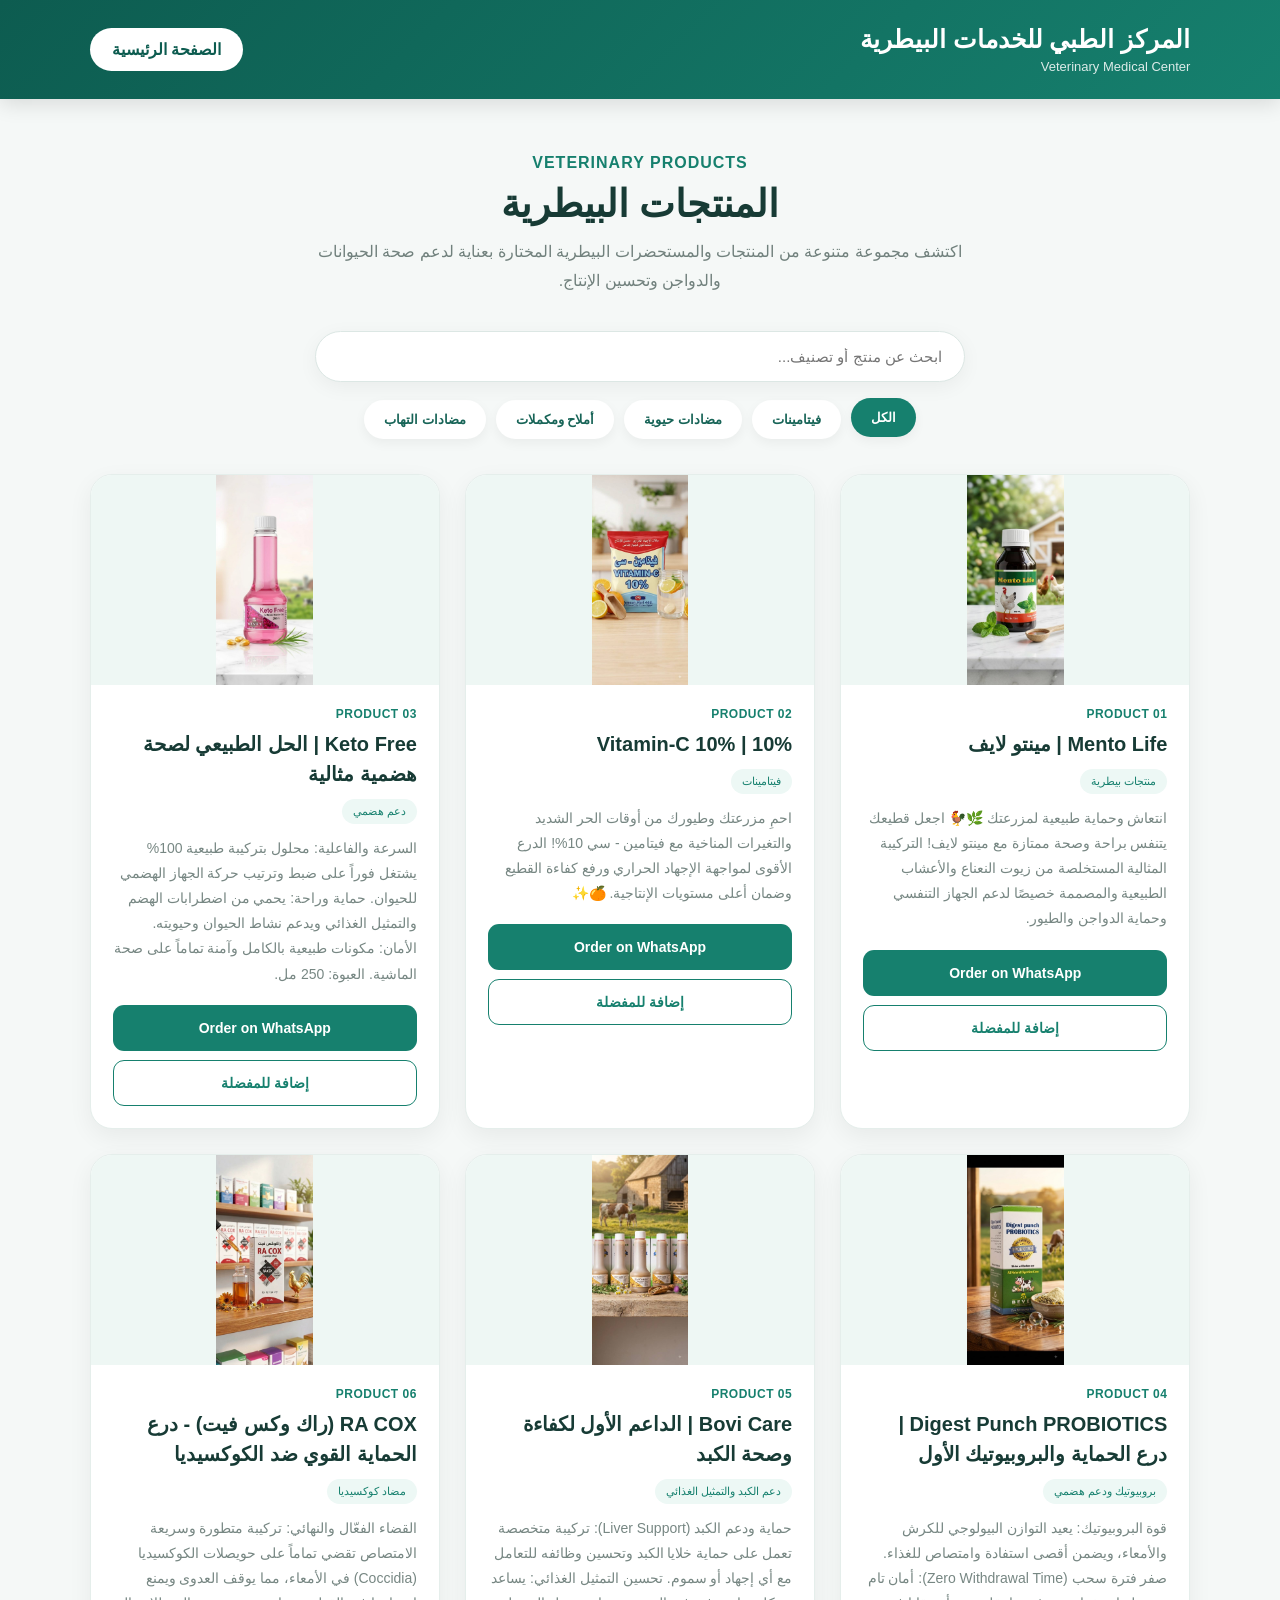
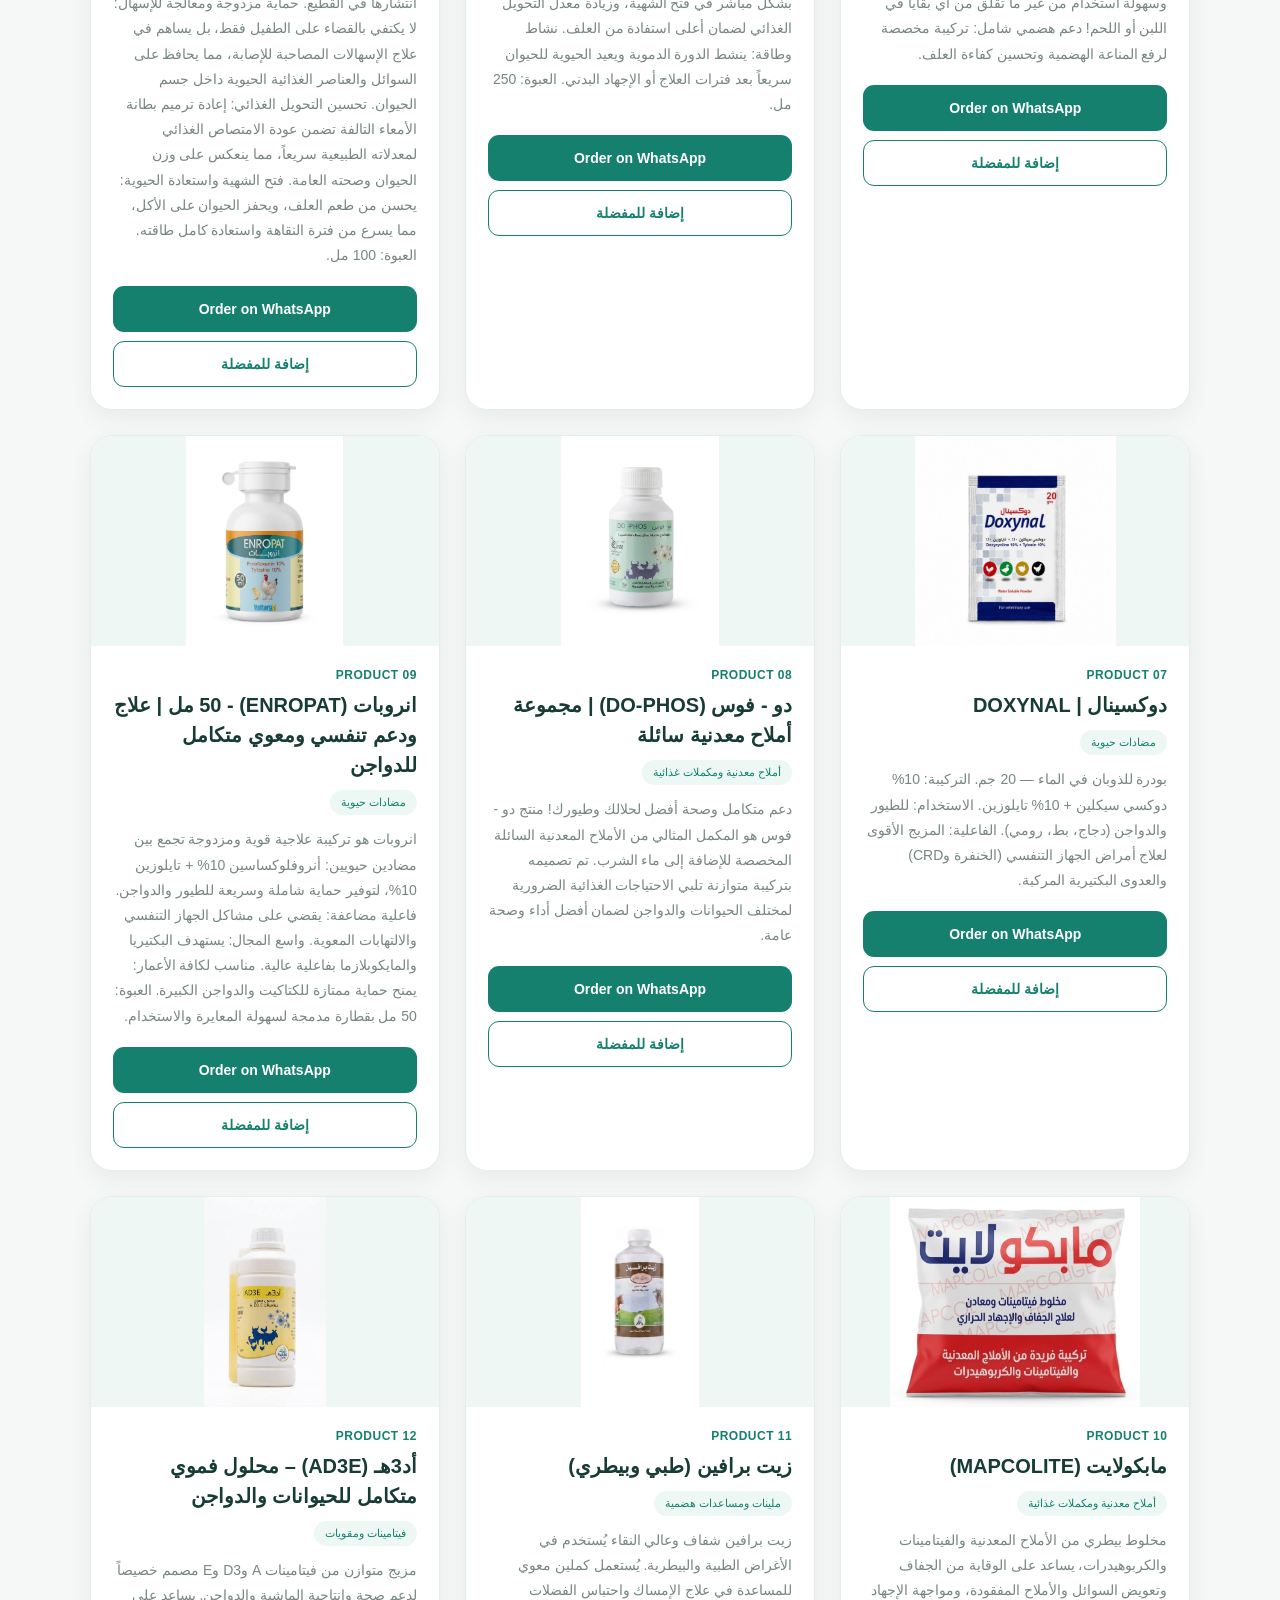
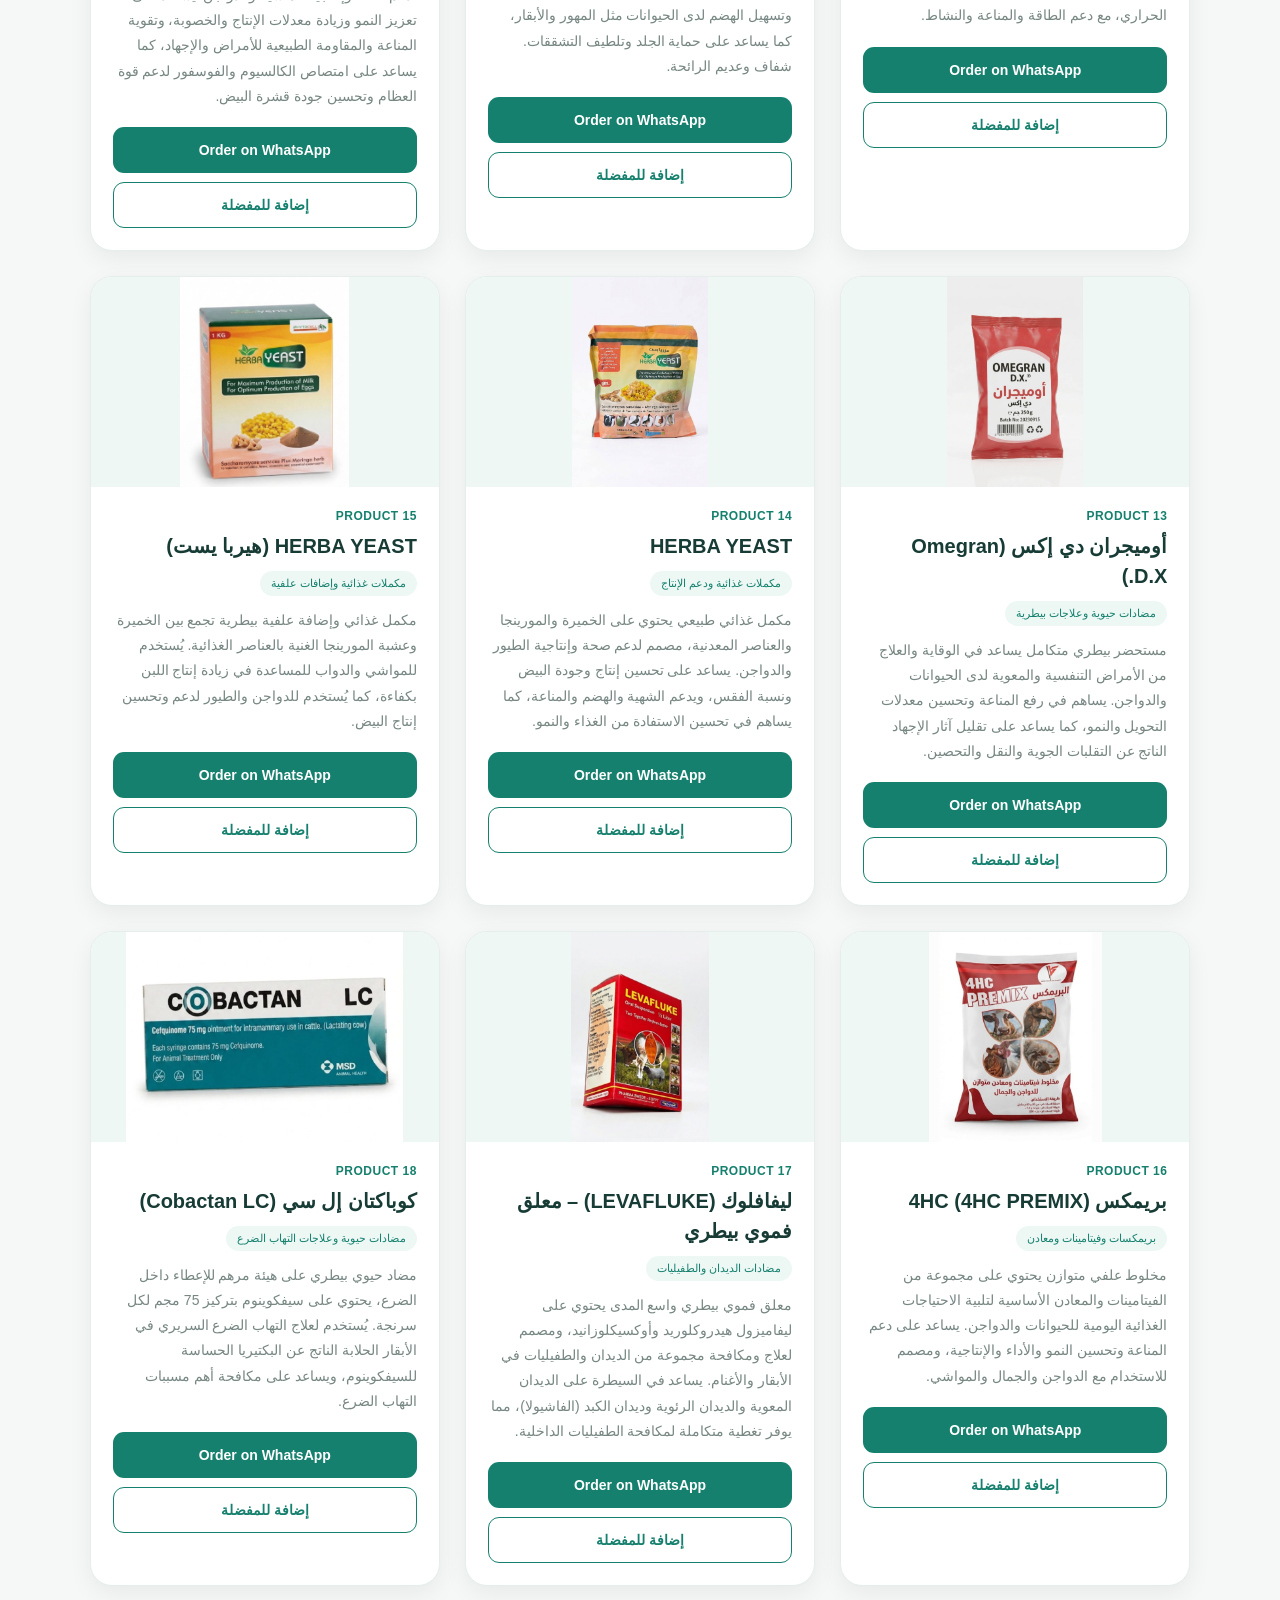
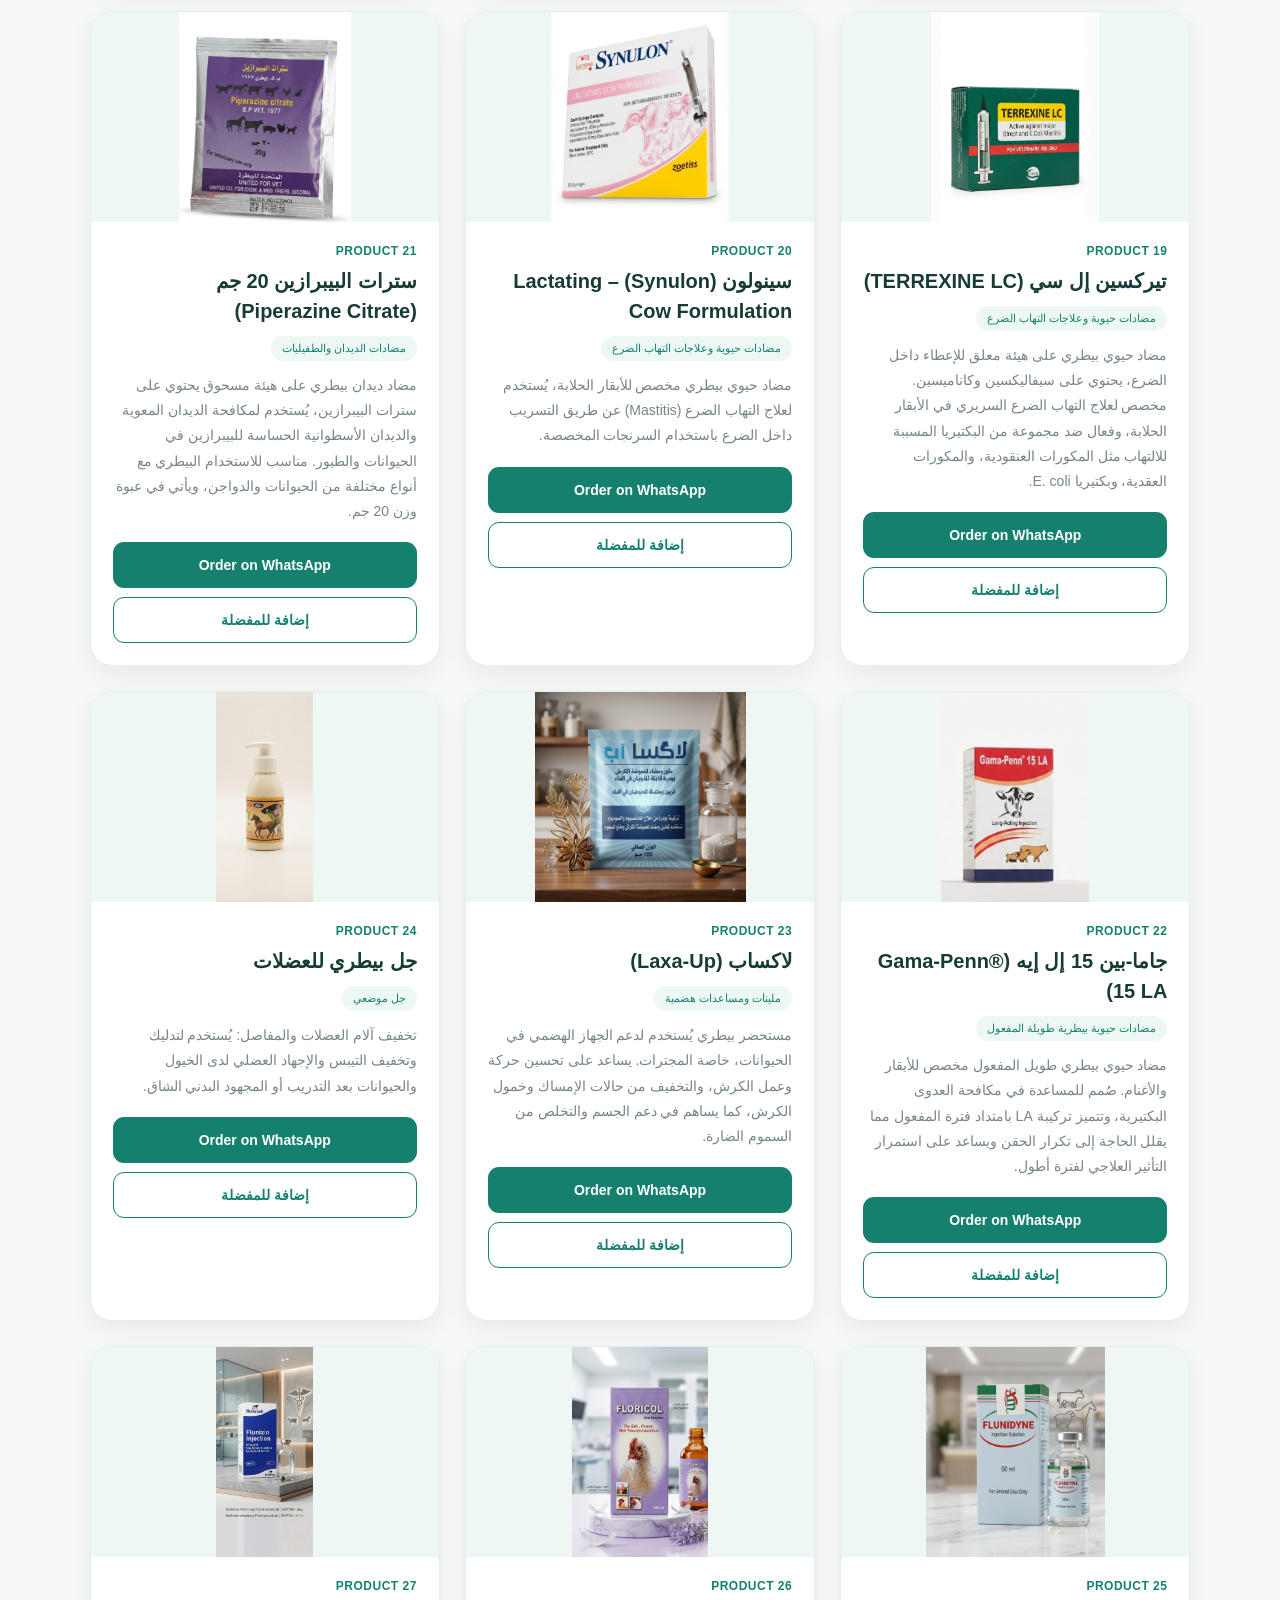
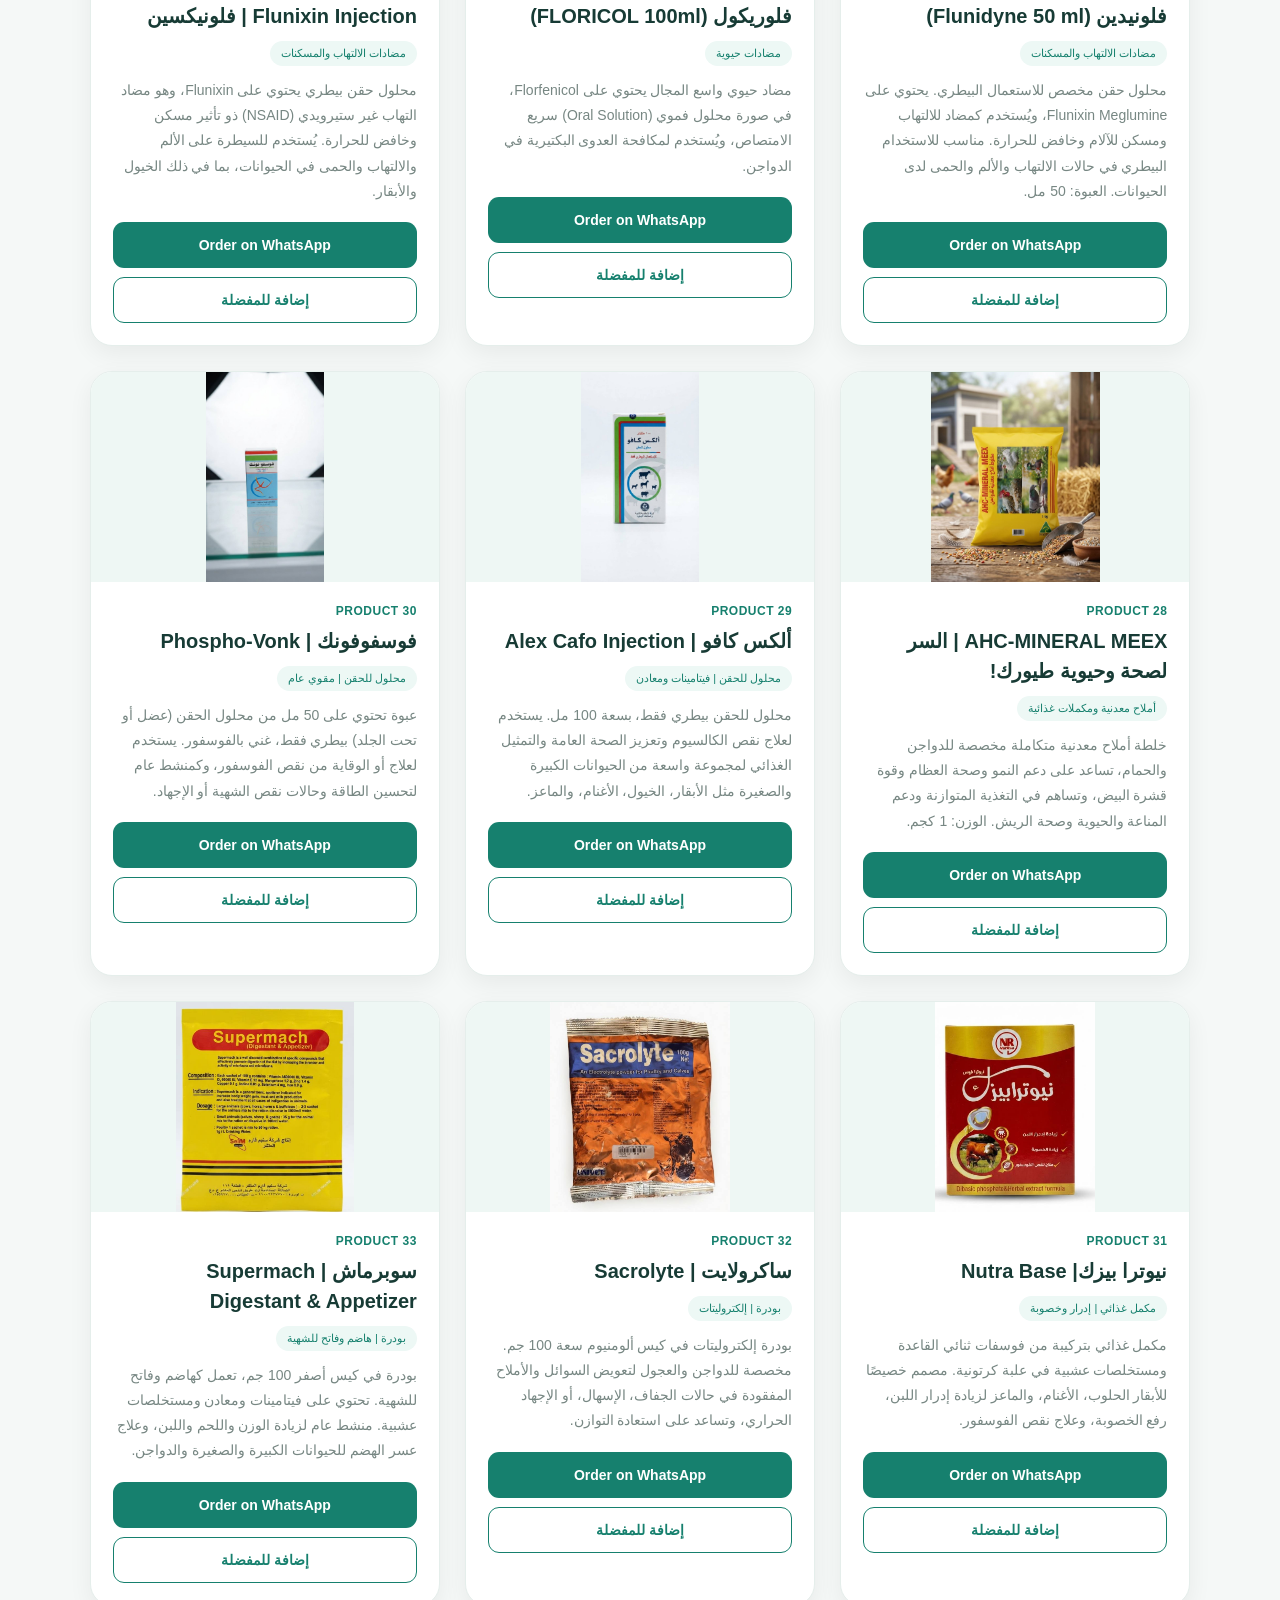
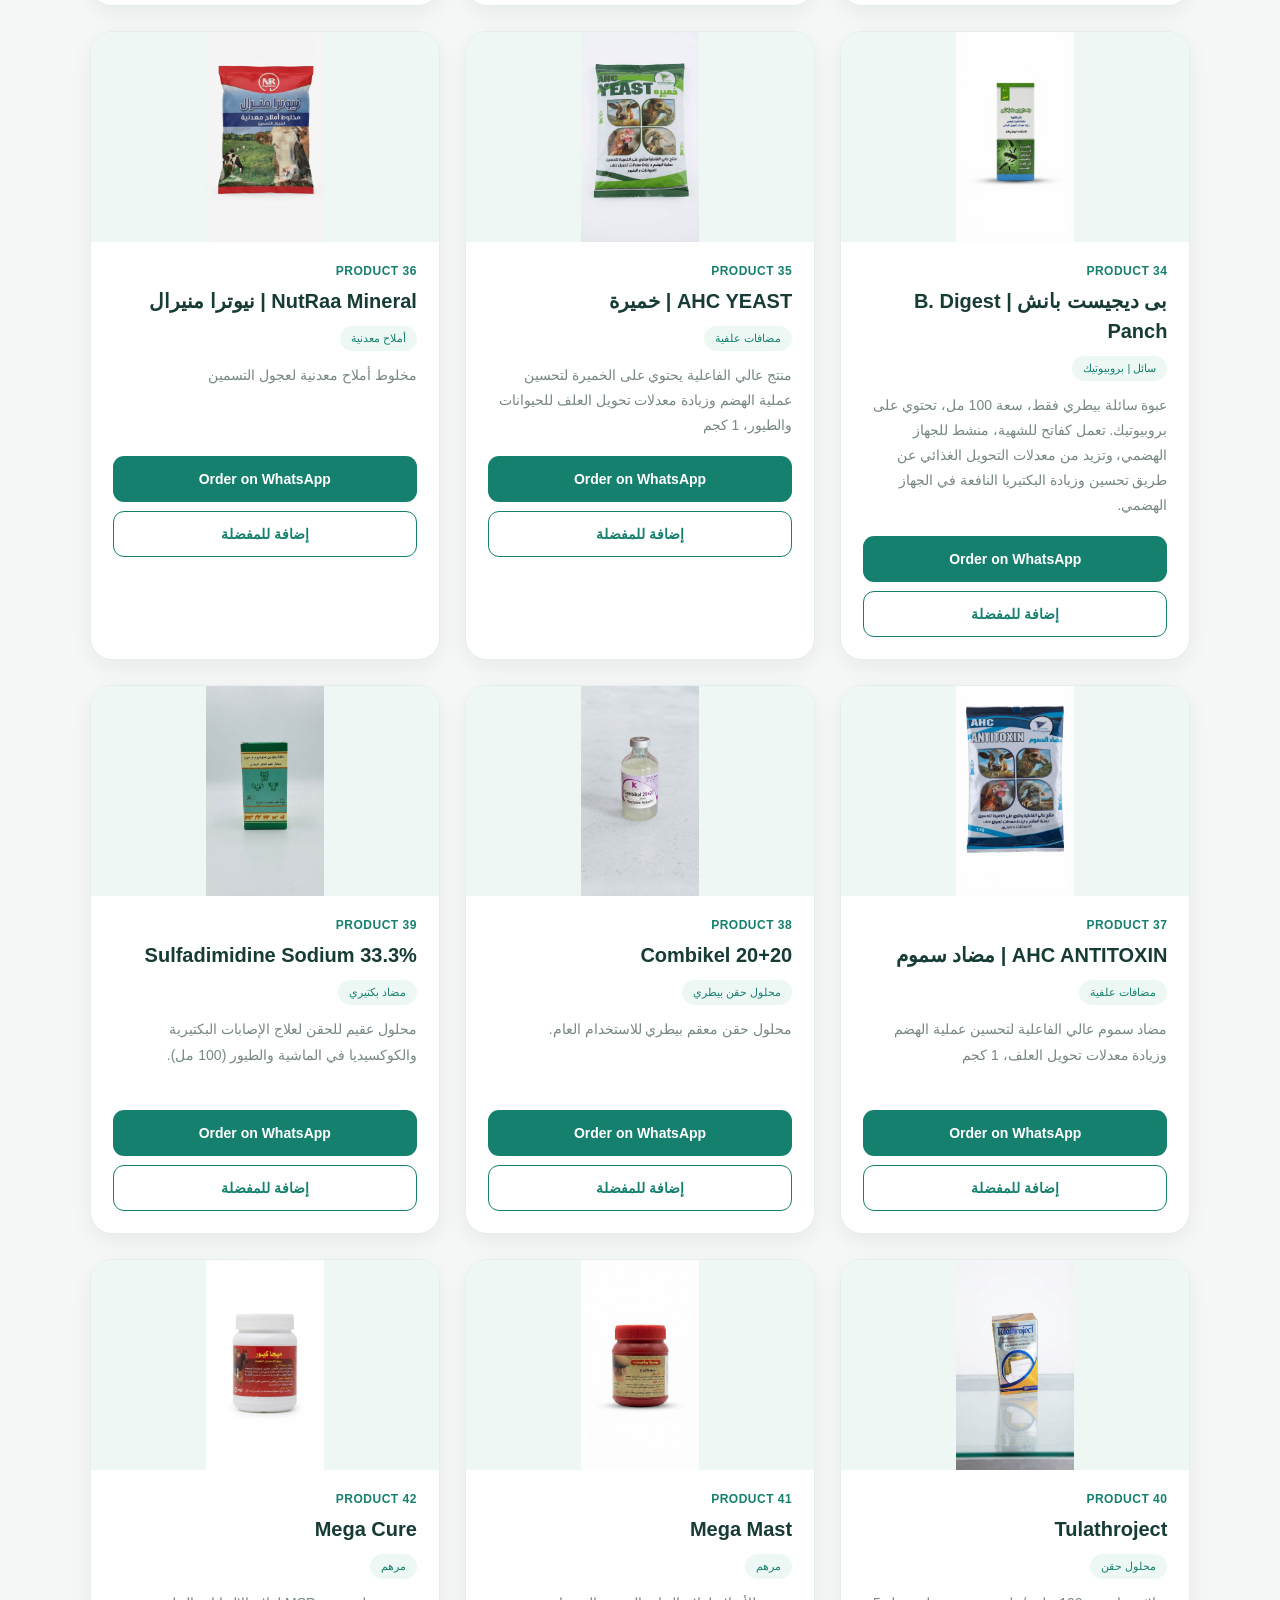
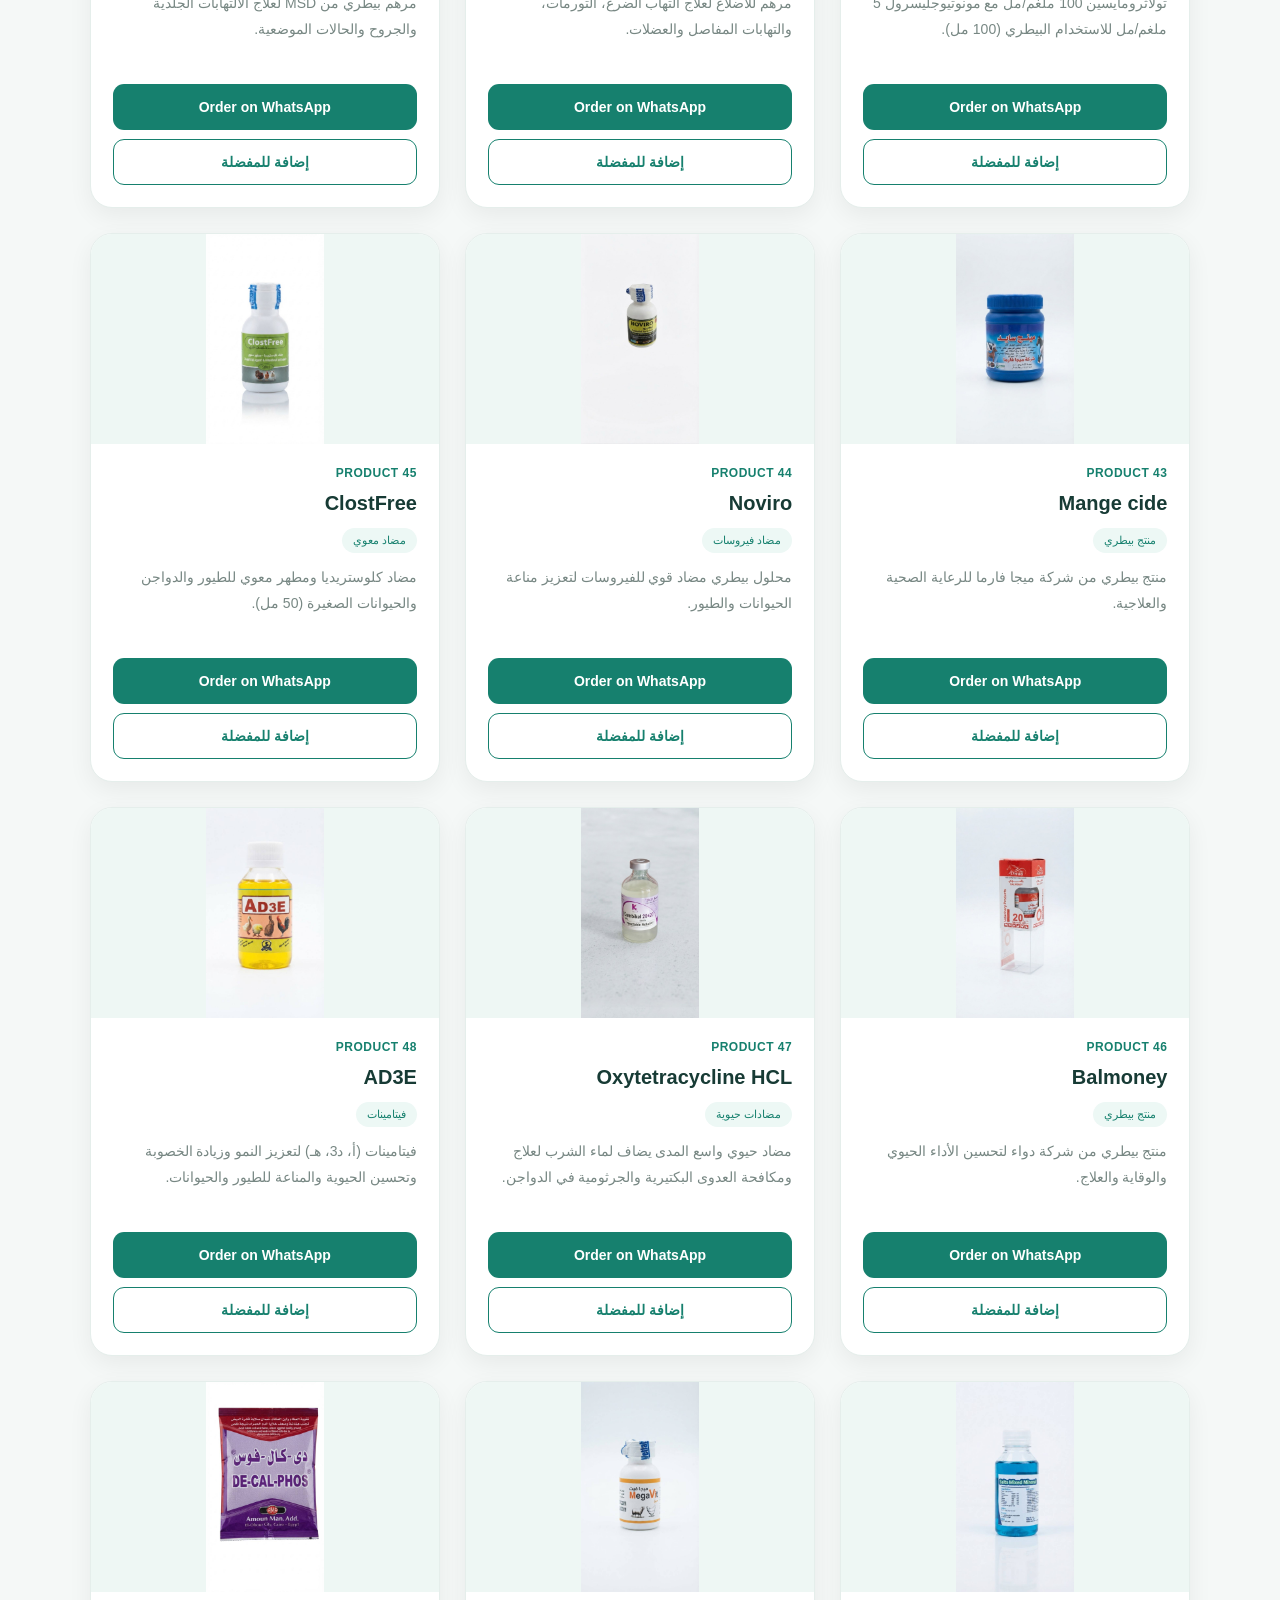
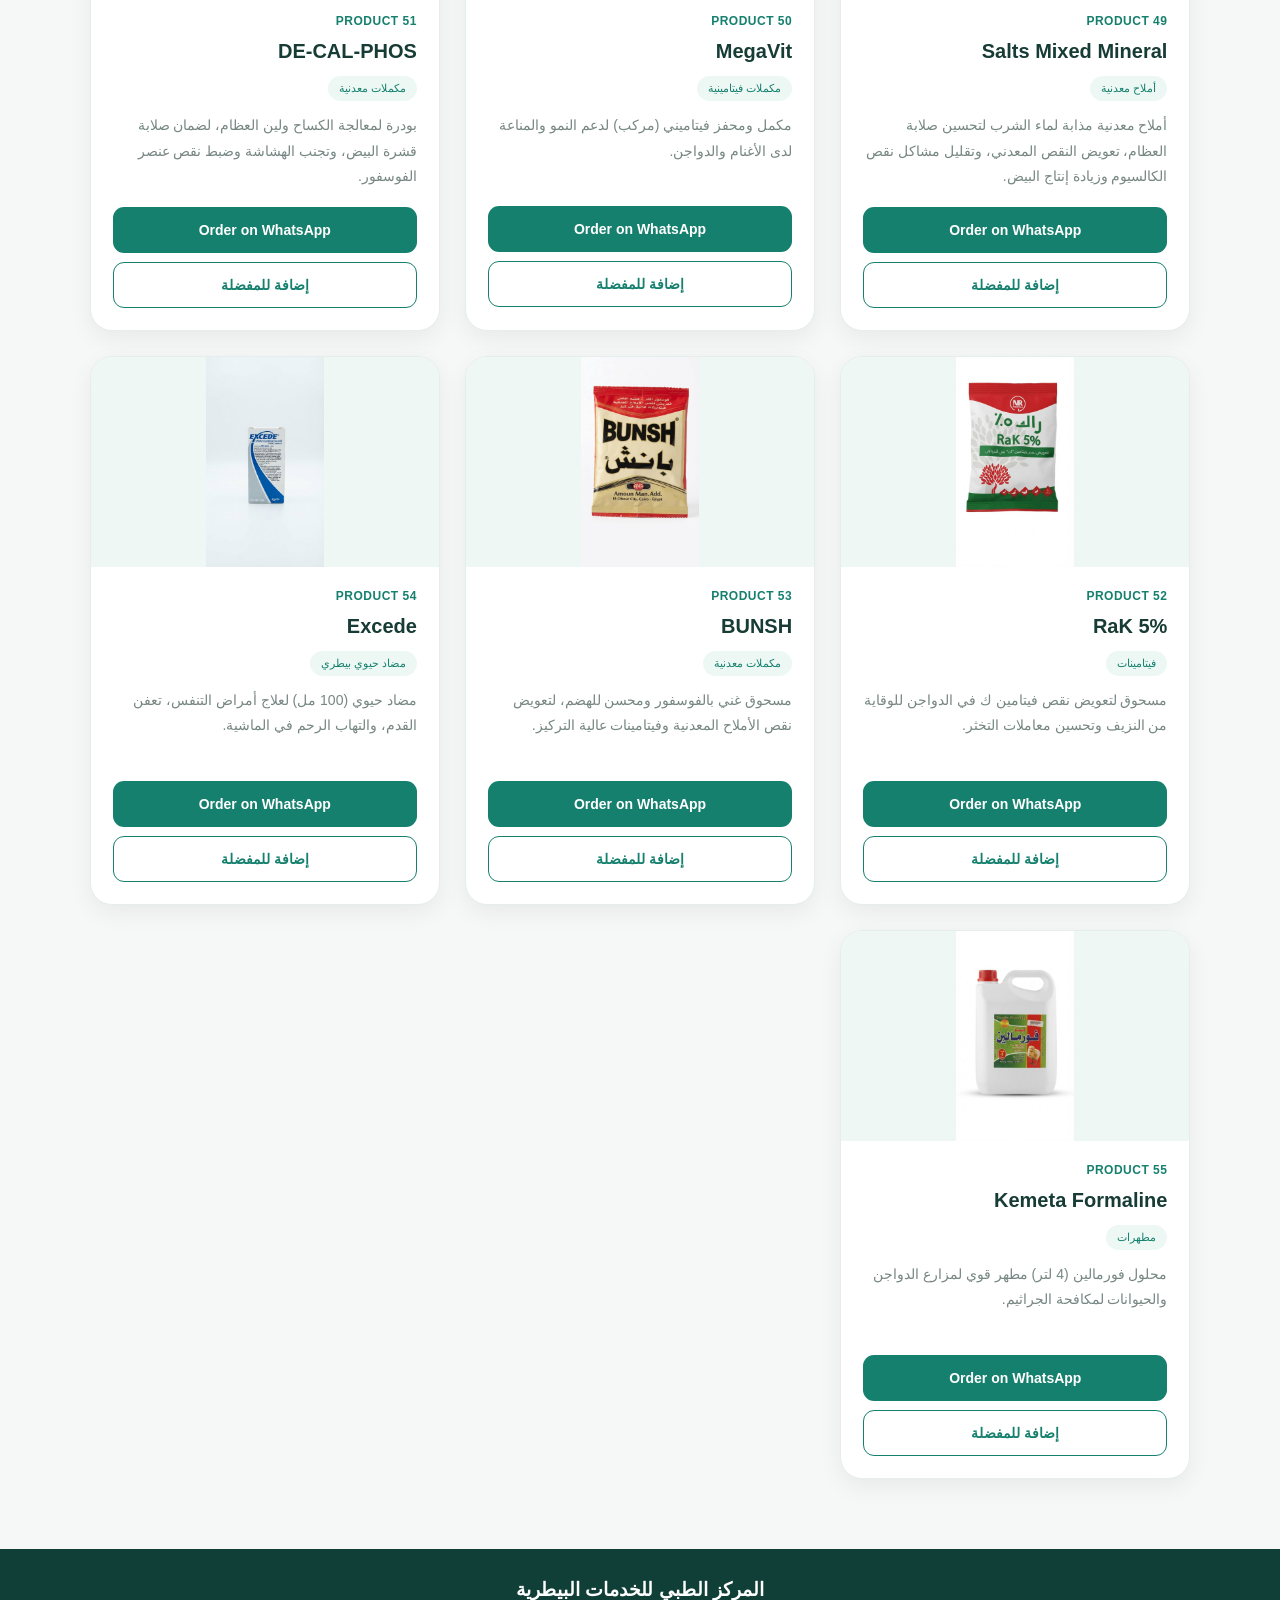
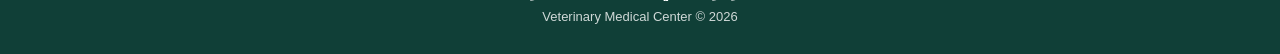
<file: products.html>
<!DOCTYPE html>
<html lang="ar" dir="rtl">
<head>
    <meta charset="UTF-8">
    <meta name="viewport" content="width=device-width, initial-scale=1.0">
    <title>Products | المركز الطبي للخدمات البيطرية</title>
    <style>
        * {
            margin: 0;
            padding: 0;
            box-sizing: border-box;
            font-family: Arial, sans-serif;
        }
        body {
            background: #f5f8f7;
            color: #173b35;
        }
        /* ================= HEADER ================= */
        header {
            background: linear-gradient(135deg, #0d5c50, #16806e);
            color: white;
            padding: 25px 7%;
            display: flex;
            align-items: center;
            justify-content: space-between;
            gap: 20px;
            box-shadow: 0 5px 20px rgba(0,0,0,0.12);
        }
        .logo h1 {
            font-size: 25px;
            margin-bottom: 5px;
        }
        .logo p {
            font-size: 13px;
            opacity: 0.85;
        }
        .home-btn {
            text-decoration: none;
            color: #0d5c50;
            background: white;
            padding: 12px 22px;
            border-radius: 30px;
            font-weight: bold;
            transition: 0.3s;
            white-space: nowrap;
        }
        .home-btn:hover {
            transform: translateY(-3px);
            box-shadow: 0 8px 18px rgba(0,0,0,0.18);
        }
        /* ================= HERO ================= */
        .hero {
            text-align: center;
            padding: 55px 20px 35px;
        }
        .hero .small-title {
            color: #16806e;
            font-weight: bold;
            margin-bottom: 10px;
            letter-spacing: 1px;
        }
        .hero h2 {
            font-size: 38px;
            margin-bottom: 12px;
        }
        .hero p {
            color: #71817d;
            max-width: 700px;
            margin: auto;
            line-height: 1.8;
        }
        /* ================= TOOLS ================= */
        .tools {
            width: 86%;
            max-width: 1100px;
            margin: 0 auto 35px;
            display: flex;
            flex-direction: column;
            gap: 18px;
            align-items: center;
        }
        .search-box {
            position: relative;
            width: 100%;
            max-width: 650px;
        }
        .search-box input {
            width: 100%;
            padding: 16px 22px;
            border: 1px solid #dce7e4;
            border-radius: 35px;
            outline: none;
            background: white;
            font-size: 15px;
            box-shadow: 0 5px 20px rgba(0,0,0,0.05);
            text-align: right;
        }
        .search-box input:focus {
            border-color: #16806e;
            box-shadow: 0 5px 25px rgba(22,128,110,0.12);
        }
        /* ================= CATEGORIES ================= */
        .categories {
            display: flex;
            gap: 10px;
            flex-wrap: wrap;
            justify-content: center;
        }
        .category-btn {
            border: none;
            background: white;
            color: #176457;
            padding: 12px 20px;
            border-radius: 25px;
            cursor: pointer;
            font-weight: bold;
            transition: 0.3s;
            box-shadow: 0 4px 12px rgba(0,0,0,0.05);
        }
        .category-btn:hover,
        .category-btn.active {
            background: #16806e;
            color: white;
            transform: translateY(-2px);
        }
        /* ================= PRODUCTS ================= */
        .products-container {
            width: 86%;
            max-width: 1200px;
            margin: auto;
            display: grid;
            grid-template-columns: repeat(3, 1fr);
            gap: 25px;
            padding-bottom: 70px;
        }
        .product-card {
            background: white;
            border-radius: 22px;
            overflow: hidden;
            border: 1px solid #e5eeeb;
            box-shadow: 0 8px 25px rgba(0,0,0,0.06);
            transition: 0.35s;
            position: relative;
        }
        .product-card:hover {
            transform: translateY(-8px);
            box-shadow: 0 15px 35px rgba(0,0,0,0.12);
        }
        /* ================= IMAGE ================= */
        .product-image {
            width: 100%;
            height: 210px;
            background: #eef7f4;
            overflow: hidden;
        }
        .product-image img {
            width: 100%;
            height: 100%;
            object-fit: contain;

            display: block;
            transition: 0.4s;
        }
        .product-card:hover .product-image img {
            transform: scale(1.04);
        }
        /* ================= INFO ================= */
        .product-info {
            padding: 22px;
        }
        .product-number {
            color: #16806e;
            font-size: 12px;
            font-weight: bold;
            margin-bottom: 8px;
            letter-spacing: 0.5px;
        }
        .product-name {
            font-size: 20px;
            line-height: 1.5;
            margin-bottom: 10px;
            color: #173b35;
        }
        .product-category {
            display: inline-block;
            background: #edf8f5;
            color: #16806e;
            padding: 6px 11px;
            border-radius: 15px;
            font-size: 11px;
            margin-bottom: 12px;
        }
        .product-description {
            color: #778783;
            font-size: 14px;
            line-height: 1.8;
            min-height: 75px;
            margin-bottom: 18px;
        }
        /* ================= BUTTONS ================= */
        .product-actions {
            width: 100%;
            display: flex;
            flex-direction: column;
            gap: 9px;
            margin-top: 15px;
        }
        .whatsapp-btn {
            width: 100%;
            height: 46px;
            display: flex;
            align-items: center;
            justify-content: center;
            background: #16806e;
            color: white;
            border: none;
            border-radius: 11px;
            text-decoration: none;
            font-size: 14px;
            font-weight: bold;
            cursor: pointer;
            transition: 0.3s;
        }
        .whatsapp-btn:hover {
            background: #0d5c50;
            transform: translateY(-2px);
            box-shadow: 0 8px 18px rgba(13,92,80,0.18);
        }
        .wishlist-btn {
            width: 100%;
            height: 46px;
            display: flex;
            align-items: center;
            justify-content: center;
            background: white;
            color: #16806e;
            border: 1px solid #16806e;
            border-radius: 11px;
            font-size: 14px;
            font-weight: bold;
            cursor: pointer;
            transition: 0.3s;
        }
        .wishlist-btn:hover {
            background: #edf8f5;
            transform: translateY(-2px);
        }
        .wishlist-btn.saved {
            background: #16806e;
            color: white;
        }
        /* ================= NO RESULTS ================= */
        .no-results {
            grid-column: 1 / -1;
            text-align: center;
            padding: 70px 20px;
            color: #7b8986;
            display: none;
            font-size: 17px;
        }
        /* ================= FOOTER ================= */
        footer {
            background: #103f37;
            color: white;
            text-align: center;
            padding: 30px 20px;
        }
        footer h3 {
            margin-bottom: 8px;
        }
        footer p {
            font-size: 13px;
            opacity: 0.8;
            margin-top: 5px;
        }
        /* ================= MOBILE ================= */
        @media (max-width: 900px) {
            .products-container {
                grid-template-columns: repeat(2, 1fr);
            }
        }
        @media (max-width: 600px) {
            header {
                flex-direction: column;
                text-align: center;
            }
            .hero {
                padding-top: 40px;
            }
            .hero h2 {
                font-size: 28px;
            }
            .products-container {
                grid-template-columns: 1fr;
                width: 90%;
            }
            .tools {
                width: 90%;
            }
            .product-image {
                height: 230px;
            }
        }
    </style>
</head>
<body>
    <!-- ================= HEADER ================= -->
    <header>
        <div class="logo">
            <h1>المركز الطبي للخدمات البيطرية</h1>
            <p>Veterinary Medical Center</p>
        </div>
        <a href="index.html" class="home-btn">
            الصفحة الرئيسية
        </a>
    </header>
    <!-- ================= HERO ================= -->
    <section class="hero">
        <div class="small-title">
            VETERINARY PRODUCTS
        </div>
        <h2>
            المنتجات البيطرية
        </h2>
        <p>
            اكتشف مجموعة متنوعة من المنتجات والمستحضرات البيطرية
            المختارة بعناية لدعم صحة الحيوانات والدواجن وتحسين الإنتاج.
        </p>
    </section>
    <!-- ================= SEARCH ================= -->
    <div class="tools">
        <div class="search-box">
            <input
                type="text"
                id="searchInput"
                placeholder="ابحث عن منتج أو تصنيف..."
            >
        </div>
        <div class="categories">
            <button
                class="category-btn active"
                onclick="filterCategory('all', this)"
            >
                الكل
            </button>
            <button
                class="category-btn"
                onclick="filterCategory('فيتامينات', this)"
            >
                فيتامينات
            </button>
            <button
                class="category-btn"
                onclick="filterCategory('مضادات حيوية', this)"
            >
                مضادات حيوية
            </button>
            <button
                class="category-btn"
                onclick="filterCategory('أملاح معدنية ومكملات غذائية', this)"
            >
                أملاح ومكملات
            </button>
            <button
                class="category-btn"
                onclick="filterCategory('مضادات الالتهاب والمسكنات', this)"
            >
                مضادات التهاب
            </button>
        </div>
    </div>
    <!-- ================= PRODUCTS ================= -->
    <main>
        <div
            class="products-container"
            id="productsContainer"
        >
            <div
                class="no-results"
                id="noResults"
            >
                لم يتم العثور على أي منتج.
            </div>
        </div>
    </main>
    <!-- ================= FOOTER ================= -->
    <footer>
        <h3>
            المركز الطبي للخدمات البيطرية
        </h3>
       
        <p>
            Veterinary Medical Center ©️ 2026
        </p>
    </footer>
    <!-- ================= JAVASCRIPT ================= -->
    <script>
        /* =====================================================
           PRODUCTS
           المنتجات كلها كما هي
        ===================================================== */
        const products = [
            {
                name: "Mento Life | مينتو لايف",
                category: "منتجات بيطرية",
                description: "انتعاش وحماية طبيعية لمزرعتك 🌿🐓 اجعل قطيعك يتنفس براحة وصحة ممتازة مع مينتو لايف! التركيبة المثالية المستخلصة من زيوت النعناع والأعشاب الطبيعية والمصممة خصيصًا لدعم الجهاز التنفسي وحماية الدواجن والطيور.",
                image: "dd.jpg"
            },
            {
                name: "10% | Vitamin-C 10%",
                category: "فيتامينات",
                description: "احمِ مزرعتك وطيورك من أوقات الحر الشديد والتغيرات المناخية مع فيتامين - سي 10%! الدرع الأقوى لمواجهة الإجهاد الحراري ورفع كفاءة القطيع وضمان أعلى مستويات الإنتاجية. 🍊✨",
                image: "d.jpg"
            },
            {
                name: "Keto Free | الحل الطبيعي لصحة هضمية مثالية",
                category: "دعم هضمي",
                description: "السرعة والفاعلية: محلول بتركيبة طبيعية 100% يشتغل فوراً على ضبط وترتيب حركة الجهاز الهضمي للحيوان. حماية وراحة: يحمي من اضطرابات الهضم والتمثيل الغذائي ويدعم نشاط الحيوان وحيويته. الأمان: مكونات طبيعية بالكامل وآمنة تماماً على صحة الماشية. العبوة: 250 مل.",
                image: "ddd.jpg"
            },
            {
                name: "Digest Punch PROBIOTICS | درع الحماية والبروبيوتيك الأول",
                category: "بروبيوتيك ودعم هضمي",
                description: "قوة البروبيوتيك: يعيد التوازن البيولوجي للكرش والأمعاء، ويضمن أقصى استفادة وامتصاص للغذاء. صفر فترة سحب (Zero Withdrawal Time): أمان تام وسهولة استخدام من غير ما تقلق من أي بقايا في اللبن أو اللحم! دعم هضمي شامل: تركيبة مخصصة لرفع المناعة الهضمية وتحسين كفاءة العلف.",
                image: "dddd.jpg"
            },
            {
                name: "Bovi Care | الداعم الأول لكفاءة وصحة الكبد",
                category: "دعم الكبد والتمثيل الغذائي",
                description: "حماية ودعم الكبد (Liver Support): تركيبة متخصصة تعمل على حماية خلايا الكبد وتحسين وظائفه للتعامل مع أي إجهاد أو سموم. تحسين التمثيل الغذائي: يساعد بشكل مباشر في فتح الشهية، وزيادة معدل التحويل الغذائي لضمان أعلى استفادة من العلف. نشاط وطاقة: ينشط الدورة الدموية ويعيد الحيوية للحيوان سريعاً بعد فترات العلاج أو الإجهاد البدني. العبوة: 250 مل.",
                image: "ddddd.jpg"
            },
            {
                name: "RA COX (راك وكس فيت) - درع الحماية القوي ضد الكوكسيديا",
                category: "مضاد كوكسيديا",
                description: "القضاء الفعّال والنهائي: تركيبة متطورة وسريعة الامتصاص تقضي تماماً على حويصلات الكوكسيديا (Coccidia) في الأمعاء، مما يوقف العدوى ويمنع انتشارها في القطيع. حماية مزدوجة ومعالجة للإسهال: لا يكتفي بالقضاء على الطفيل فقط، بل يساهم في علاج الإسهالات المصاحبة للإصابة، مما يحافظ على السوائل والعناصر الغذائية الحيوية داخل جسم الحيوان. تحسين التحويل الغذائي: إعادة ترميم بطانة الأمعاء التالفة تضمن عودة الامتصاص الغذائي لمعدلاته الطبيعية سريعاً، مما ينعكس على وزن الحيوان وصحته العامة. فتح الشهية واستعادة الحيوية: يحسن من طعم العلف، ويحفز الحيوان على الأكل، مما يسرع من فترة النقاهة واستعادة كامل طاقته. العبوة: 100 مل.",
                image: "dddddd.jpg"
            },
            {
                name: "دوكسينال | DOXYNAL",
                category: "مضادات حيوية",
                description: "بودرة للذوبان في الماء — 20 جم. التركيبة: 10% دوكسي سيكلين + 10% تايلوزين. الاستخدام: للطيور والدواجن (دجاج، بط، رومي). الفاعلية: المزيج الأقوى لعلاج أمراض الجهاز التنفسي (الخنفرة وCRD) والعدوى البكتيرية المركبة.",
                image: "mm.jpg"
            },
            {
                name: "دو - فوس (DO-PHOS) | مجموعة أملاح معدنية سائلة",
                category: "أملاح معدنية ومكملات غذائية",
                description: "دعم متكامل وصحة أفضل لحلالك وطيورك! منتج دو - فوس هو المكمل المثالي من الأملاح المعدنية السائلة المخصصة للإضافة إلى ماء الشرب. تم تصميمه بتركيبة متوازنة تلبي الاحتياجات الغذائية الضرورية لمختلف الحيوانات والدواجن لضمان أفضل أداء وصحة عامة.",
                image: "ddddddddd.jpg"
            },
            {
                name: "انروبات (ENROPAT) - 50 مل | علاج ودعم تنفسي ومعوي متكامل للدواجن",
                category: "مضادات حيوية",
                description: "انروبات هو تركيبة علاجية قوية ومزدوجة تجمع بين مضادين حيويين: أنروفلوكساسين 10% + تايلوزين 10%، لتوفير حماية شاملة وسريعة للطيور والدواجن. فاعلية مضاعفة: يقضي على مشاكل الجهاز التنفسي والالتهابات المعوية. واسع المجال: يستهدف البكتيريا والمايكوبلازما بفاعلية عالية. مناسب لكافة الأعمار: يمنح حماية ممتازة للكتاكيت والدواجن الكبيرة. العبوة: 50 مل بقطارة مدمجة لسهولة المعايرة والاستخدام.",
                image: "dddddddddd.jpg"
            },
            {
                name: "مابكولايت (MAPCOLITE)",
                category: "أملاح معدنية ومكملات غذائية",
                description: "مخلوط بيطري من الأملاح المعدنية والفيتامينات والكربوهيدرات، يساعد على الوقاية من الجفاف وتعويض السوائل والأملاح المفقودة، ومواجهة الإجهاد الحراري، مع دعم الطاقة والمناعة والنشاط.",
                image: "mmm.jpg"
            },
            {
                name: "زيت برافين (طبي وبيطري)",
                category: "ملينات ومساعدات هضمية",
                description: "زيت برافين شفاف وعالي النقاء يُستخدم في الأغراض الطبية والبيطرية. يُستعمل كملين معوي للمساعدة في علاج الإمساك واحتباس الفضلات وتسهيل الهضم لدى الحيوانات مثل المهور والأبقار، كما يساعد على حماية الجلد وتلطيف التشققات. شفاف وعديم الرائحة.",
                image: "mmmm.jpg"
            },
            {
                name: "أد3هـ (AD3E) – محلول فموي متكامل للحيوانات والدواجن",
                category: "فيتامينات ومقويات",
                description: "مزيج متوازن من فيتامينات A وD3 وE مصمم خصيصاً لدعم صحة وإنتاجية الماشية والدواجن. يساعد على تعزيز النمو وزيادة معدلات الإنتاج والخصوبة، وتقوية المناعة والمقاومة الطبيعية للأمراض والإجهاد، كما يساعد على امتصاص الكالسيوم والفوسفور لدعم قوة العظام وتحسين جودة قشرة البيض.",
                image: "mmmmm.jpg"
            },
            {
                name: "أوميجران دي إكس (Omegran D.X.)",
                category: "مضادات حيوية وعلاجات بيطرية",
                description: "مستحضر بيطري متكامل يساعد في الوقاية والعلاج من الأمراض التنفسية والمعوية لدى الحيوانات والدواجن. يساهم في رفع المناعة وتحسين معدلات التحويل والنمو، كما يساعد على تقليل آثار الإجهاد الناتج عن التقلبات الجوية والنقل والتحصين.",
                image: "rr.jpg"
            },
            {
                name: " HERBA YEAST ",
                category: "مكملات غذائية ودعم الإنتاج",
                description: "مكمل غذائي طبيعي يحتوي على الخميرة والمورينجا والعناصر المعدنية، مصمم لدعم صحة وإنتاجية الطيور والدواجن. يساعد على تحسين إنتاج وجودة البيض ونسبة الفقس، ويدعم الشهية والهضم والمناعة، كما يساهم في تحسين الاستفادة من الغذاء والنمو.",
                image: "kk.jpg"
            },
            {
                name: "HERBA YEAST (هيربا يست)",
                category: "مكملات غذائية وإضافات علفية",
                description: "مكمل غذائي وإضافة علفية بيطرية تجمع بين الخميرة وعشبة المورينجا الغنية بالعناصر الغذائية. يُستخدم للمواشي والدواب للمساعدة في زيادة إنتاج اللبن بكفاءة، كما يُستخدم للدواجن والطيور لدعم وتحسين إنتاج البيض.",
                image: "yy.jpg"
            },
            {
                name: "بريمكس 4HC (4HC PREMIX)",
                category: "بريمكسات وفيتامينات ومعادن",
                description: "مخلوط علفي متوازن يحتوي على مجموعة من الفيتامينات والمعادن الأساسية لتلبية الاحتياجات الغذائية اليومية للحيوانات والدواجن. يساعد على دعم المناعة وتحسين النمو والأداء والإنتاجية، ومصمم للاستخدام مع الدواجن والجمال والمواشي.",
                image: "yyyy.jpg"
            },
            {
                name: "ليفافلوك (LEVAFLUKE) – معلق فموي بيطري",
                category: "مضادات الديدان والطفيليات",
                description: "معلق فموي بيطري واسع المدى يحتوي على ليفاميزول هيدروكلوريد وأوكسيكلوزانيد، ومصمم لعلاج ومكافحة مجموعة من الديدان والطفيليات في الأبقار والأغنام. يساعد في السيطرة على الديدان المعوية والديدان الرئوية وديدان الكبد (الفاشيولا)، مما يوفر تغطية متكاملة لمكافحة الطفيليات الداخلية.",
                image: "yyy.jpg"
            },
            {
                name: "كوباكتان إل سي (Cobactan LC)",
                category: "مضادات حيوية وعلاجات التهاب الضرع",
                description: "مضاد حيوي بيطري على هيئة مرهم للإعطاء داخل الضرع، يحتوي على سيفكوينوم بتركيز 75 مجم لكل سرنجة. يُستخدم لعلاج التهاب الضرع السريري في الأبقار الحلابة الناتج عن البكتيريا الحساسة للسيفكوينوم، ويساعد على مكافحة أهم مسببات التهاب الضرع.",
                image: "h.jpg"
            },
            {
                name: "تيركسين إل سي (TERREXINE LC)",
                category: "مضادات حيوية وعلاجات التهاب الضرع",
                description: "مضاد حيوي بيطري على هيئة معلق للإعطاء داخل الضرع، يحتوي على سيفاليكسين وكاناميسين. مخصص لعلاج التهاب الضرع السريري في الأبقار الحلابة، وفعال ضد مجموعة من البكتيريا المسببة للالتهاب مثل المكورات العنقودية، والمكورات العقدية، وبكتيريا E. coli.",
                image: "hh.jpg"
            },
            {
                name: "سينولون (Synulon) – Lactating Cow Formulation",
                category: "مضادات حيوية وعلاجات التهاب الضرع",
                description: "مضاد حيوي بيطري مخصص للأبقار الحلابة، يُستخدم لعلاج التهاب الضرع (Mastitis) عن طريق التسريب داخل الضرع باستخدام السرنجات المخصصة.",
                image: "hhh.jpg"
            },
            {
                name: "سترات البيبرازين 20 جم (Piperazine Citrate)",
                category: "مضادات الديدان والطفيليات",
                description: "مضاد ديدان بيطري على هيئة مسحوق يحتوي على سترات البيبرازين، يُستخدم لمكافحة الديدان المعوية والديدان الأسطوانية الحساسة للبيبرازين في الحيوانات والطيور. مناسب للاستخدام البيطري مع أنواع مختلفة من الحيوانات والدواجن، ويأتي في عبوة وزن 20 جم.",
                image: "hhhh.jpg"
            },
            {
                name: "جاما-بين 15 إل إيه (Gama-Penn®️ 15 LA)",
                category: "مضادات حيوية بيطرية طويلة المفعول",
                description: "مضاد حيوي بيطري طويل المفعول مخصص للأبقار والأغنام. صُمم للمساعدة في مكافحة العدوى البكتيرية، وتتميز تركيبة LA بامتداد فترة المفعول مما يقلل الحاجة إلى تكرار الحقن ويساعد على استمرار التأثير العلاجي لفترة أطول.",
                image: "hhhhh.jpg"
            },
            {
                name: "لاكساب (Laxa-Up)",
                category: "ملينات ومساعدات هضمية",
                description: "مستحضر بيطري يُستخدم لدعم الجهاز الهضمي في الحيوانات، خاصة المجترات. يساعد على تحسين حركة وعمل الكرش، والتخفيف من حالات الإمساك وخمول الكرش، كما يساهم في دعم الجسم والتخلص من السموم الضارة.",
                image: "l.jpg"
            },
  // ... منتجات أخرى
  {
    name: "جل بيطري للعضلات",
    category: "جل موضعي",
    description: "تخفيف آلام العضلات والمفاصل: يُستخدم لتدليك وتخفيف التيبس والإجهاد العضلي لدى الخيول والحيوانات بعد التدريب أو المجهود البدني الشاق.",
    image: "qq.jpg" // قم بتغيير اسم الصورة إلى الصورة الجديدة للمنتج
  },
  // ... منتجات أخرى

            {
                name: "فلونيدين (Flunidyne 50 ml)",
                category: "مضادات الالتهاب والمسكنات",
                description: "محلول حقن مخصص للاستعمال البيطري. يحتوي على Flunixin Meglumine، ويُستخدم كمضاد للالتهاب ومسكن للآلام وخافض للحرارة. مناسب للاستخدام البيطري في حالات الالتهاب والألم والحمى لدى الحيوانات. العبوة: 50 مل.",
                image: "lll.jpg"
            },
            {
                name: "فلوريكول (FLORICOL 100ml)",
                category: "مضادات حيوية",
                description: "مضاد حيوي واسع المجال يحتوي على Florfenicol، في صورة محلول فموي (Oral Solution) سريع الامتصاص، ويُستخدم لمكافحة العدوى البكتيرية في الدواجن.",
                image: "llll.jpg"
            },
            {
                name: "Flunixin Injection | فلونيكسين",
                category: "مضادات الالتهاب والمسكنات",
                description: "محلول حقن بيطري يحتوي على Flunixin، وهو مضاد التهاب غير ستيرويدي (NSAID) ذو تأثير مسكن وخافض للحرارة. يُستخدم للسيطرة على الألم والالتهاب والحمى في الحيوانات، بما في ذلك الخيول والأبقار.",
                image: "lllll.jpg"
            },
            {
                name: "AHC-MINERAL MEEX | السر لصحة وحيوية طيورك!",
                category: "أملاح معدنية ومكملات غذائية",
                description: "خلطة أملاح معدنية متكاملة مخصصة للدواجن والحمام، تساعد على دعم النمو وصحة العظام وقوة قشرة البيض، وتساهم في التغذية المتوازنة ودعم المناعة والحيوية وصحة الريش. الوزن: 1 كجم.",
                image: "llllll.jpg"
            },
            
  {
    name: "ألكس كافو | Alex Cafo Injection",
    category: "محلول للحقن | فيتامينات ومعادن",
    description: "محلول للحقن بيطري فقط، بسعة 100 مل. يستخدم لعلاج نقص الكالسيوم وتعزيز الصحة العامة والتمثيل الغذائي لمجموعة واسعة من الحيوانات الكبيرة والصغيرة مثل الأبقار، الخيول، الأغنام، والماعز.",
    image: "w.jpg"
  },
  {
    name: "فوسفوفونك | Phospho-Vonk",
    category: "محلول للحقن | مقوي عام",
    description: "عبوة تحتوي على 50 مل من محلول الحقن (عضل أو تحت الجلد) بيطري فقط، غني بالفوسفور. يستخدم لعلاج أو الوقاية من نقص الفوسفور، وكمنشط عام لتحسين الطاقة وحالات نقص الشهية أو الإجهاد.",
    image: "ww.jpg"
  },
  {
    name: "نيوترا بيزك| Nutra Base",
    category: "مكمل غذائي | إدرار وخصوبة",
    description: "مكمل غذائي بتركيبة من فوسفات ثنائي القاعدة ومستخلصات عشبية في علبة كرتونية. مصمم خصيصًا للأبقار الحلوب، الأغنام، والماعز لزيادة إدرار اللبن، رفع الخصوبة، وعلاج نقص الفوسفور.",
    image: "x.jpg"
  },
  {
    name: "ساكرولايت | Sacrolyte",
    category: "بودرة | إلكتروليتات",
    description: "بودرة إلكتروليتات في كيس ألومنيوم سعة 100 جم. مخصصة للدواجن والعجول لتعويض السوائل والأملاح المفقودة في حالات الجفاف، الإسهال، أو الإجهاد الحراري، وتساعد على استعادة التوازن.",
    image: "xx.jpg"
  },
  {
    name: "سوبرماش | Supermach Digestant & Appetizer",
    category: "بودرة | هاضم وفاتح للشهية",
    description: "بودرة في كيس أصفر 100 جم، تعمل كهاضم وفاتح للشهية. تحتوي على فيتامينات ومعادن ومستخلصات عشبية. منشط عام لزيادة الوزن واللحم واللبن، وعلاج عسر الهضم للحيوانات الكبيرة والصغيرة والدواجن.",
    image: "xxx.jpg"
  },
  {
    name: "بى ديجيست بانش | B. Digest Panch",
    category: "سائل | بروبيوتيك",
    description: "عبوة سائلة بيطري فقط، سعة 100 مل، تحتوي على بروبيوتيك. تعمل كفاتح للشهية، منشط للجهاز الهضمي، وتزيد من معدلات التحويل الغذائي عن طريق تحسين وزيادة البكتيريا النافعة في الجهاز الهضمي.",
    image: "wwwwww.jpg"
  },


  {
    name: "AHC YEAST | خميرة",
    category: "مضافات علفية",
    description: "منتج عالي الفاعلية يحتوي على الخميرة لتحسين عملية الهضم وزيادة معدلات تحويل العلف للحيوانات والطيور، 1 كجم",
    image: "n.jpg"
  },
  {
    name: "NutRaa Mineral | نيوترا منيرال",
    category: "أملاح معدنية",
    description: "مخلوط أملاح معدنية لعجول التسمين",
    image: "nn.jpg"
  },
  {
    name: "AHC ANTITOXIN | مضاد سموم",
    category: "مضافات علفية",
    description: "مضاد سموم عالي الفاعلية لتحسين عملية الهضم وزيادة معدلات تحويل العلف، 1 كجم",
    image: "nnn.jpg"
  },
 
  
  {
    name: "Combikel 20+20",
    category: "محلول حقن بيطري",
    description: "محلول حقن معقم بيطري للاستخدام العام.",
    image: "c.jpg"
  },
  {
    name: "Sulfadimidine Sodium 33.3%",
    category: "مضاد بكتيري",
    description: "محلول عقيم للحقن لعلاج الإصابات البكتيرية والكوكسيديا في الماشية والطيور (100 مل).",
    image: "cc.jpg"
  },
  {
    name: "Tulathroject",
    category: "محلول حقن",
    description: "تولاثرومايسين 100 ملغم/مل مع مونوتيوجليسرول 5 ملغم/مل للاستخدام البيطري (100 مل).",
    image: "ccc.jpg"
  },
  {
    name: "Mega Mast",
    category: "مرهم",
    description: "مرهم للأضلاع لعلاج التهاب الضرع، التورمات، والتهابات المفاصل والعضلات.",
    image: "cccc.jpg"
  },
  {
    name: "Mega Cure",
    category: "مرهم",
    description: "مرهم بيطري من MSD لعلاج الالتهابات الجلدية والجروح والحالات الموضعية.",
    image: "ccccc.jpg"
  },
  {
    name: "Mange cide",
    category: "منتج بيطري",
    description: "منتج بيطري من شركة ميجا فارما للرعاية الصحية والعلاجية.",
    image: "cccccc.jpg"
  },
  {
    name: "Noviro",
    category: "مضاد فيروسات",
    description: "محلول بيطري مضاد قوي للفيروسات لتعزيز مناعة الحيوانات والطيور.",
    image: "ccccccc.jpg"
  },
  {
    name: "ClostFree",
    category: "مضاد معوي",
    description: "مضاد كلوستريديا ومطهر معوي للطيور والدواجن والحيوانات الصغيرة (50 مل).",
    image: "cccccccc.jpg"
  },
  {
    name: "Balmoney",
    category: "منتج بيطري",
    description: "منتج بيطري من شركة دواء لتحسين الأداء الحيوي والوقاية والعلاج.",
    image: "ccccccccc.jpg"
  },

{
  name: "Oxytetracycline HCL",
  category: "مضادات حيوية",
  description: "مضاد حيوي واسع المدى يضاف لماء الشرب لعلاج ومكافحة العدوى البكتيرية والجرثومية في الدواجن.",
  image: "c.jpg"
},
{
  name: "AD3E",
  category: "فيتامينات",
  description: "فيتامينات (أ، د3، هـ) لتعزيز النمو وزيادة الخصوبة وتحسين الحيوية والمناعة للطيور والحيوانات.",
  image: "b.jpg"
},
{
  name: "Salts Mixed Mineral",
  category: "أملاح معدنية",
  description: "أملاح معدنية مذابة لماء الشرب لتحسين صلابة العظام، تعويض النقص المعدني، وتقليل مشاكل نقص الكالسيوم وزيادة إنتاج البيض.",
  image: "bb.jpg"
},
{
  name: "MegaVit",
  category: "مكملات فيتامينية",
  description: "مكمل ومحفز فيتاميني (مركب) لدعم النمو والمناعة لدى الأغنام والدواجن.",
  image: "bbb.jpg"
},
{
  name: "DE-CAL-PHOS",
  category: "مكملات معدنية",
  description: "بودرة لمعالجة الكساح ولين العظام، لضمان صلابة قشرة البيض، وتجنب الهشاشة وضبط نقص عنصر الفوسفور.",
  image: "bbbb.jpg"
},
{
  name: "RaK 5%",
  category: "فيتامينات",
  description: "مسحوق لتعويض نقص فيتامين ك في الدواجن للوقاية من النزيف وتحسين معاملات التخثر.",
  image: "bbbbb.jpg"
},

{
  name: "BUNSH",
  category: "مكملات معدنية",
  description: "مسحوق غني بالفوسفور ومحسن للهضم، لتعويض نقص الأملاح المعدنية وفيتامينات عالية التركيز.",
  image: "bbbbbb.jpg"
},

  {
    "name": "Excede",
    "category": "مضاد حيوي بيطري",
    "description": "مضاد حيوي (100 مل) لعلاج أمراض التنفس، تعفن القدم، والتهاب الرحم في الماشية.",
    "image": "v.jpg"
  },
  {
    "name": "Kemeta Formaline",
    "category": "مطهرات",
    "description": "محلول فورمالين (4 لتر) مطهر قوي لمزارع الدواجن والحيوانات لمكافحة الجراثيم.",
    "image": "vv.jpg"
  },



];
 



        
        /* =====================================================
           ELEMENTS
        ===================================================== */
        const container = document.getElementById("productsContainer");
        const noResults = document.getElementById("noResults");
        const searchInput = document.getElementById("searchInput");
        /* =====================================================
           DISPLAY PRODUCTS
        ===================================================== */
        function displayProducts(list) {
            container.innerHTML = "";
            if (list.length === 0) {
                noResults.style.display = "block";
                container.appendChild(noResults);
                return;
            }
            noResults.style.display = "none";
            list.forEach((product, index) => {
                const card = document.createElement("div");
                card.className = "product-card";
                card.innerHTML = `
                    <div class="product-image">
                        <img
                            src="${product.image}"
                            alt="${product.name}"
                        >
                    </div>
                    <div class="product-info">
                        <div class="product-number">
                            PRODUCT ${String(index + 1).padStart(2, "0")}
                        </div>
                        <h3 class="product-name">
                            ${product.name}
                        </h3>
                        <span class="product-category">
                            ${product.category}
                        </span>
                        <p class="product-description">
                            ${product.description}
                        </p>
                        <div class="product-actions">
                           <a
    href="https://wa.me/201090970082?text=${encodeURIComponent(
        "مرحباً، أريد طلب: " + product.name +
        "\nصورة المنتج: " + new URL(product.image, window.location.href).href
    )}"
    target="_blank"
    class="whatsapp-btn"
>
    Order on WhatsApp
</a>
                            <button
                                type="button"
                                class="wishlist-btn"
                            >
                                إضافة للمفضلة
                            </button>
                        </div>
                    </div>
                `;
                container.appendChild(card);
               
                const wishlistBtn = card.querySelector(".wishlist-btn");

wishlistBtn.onclick = function () {

    let cartItems = JSON.parse(localStorage.getItem("cartItems")) || [];

    cartItems.push({
        name: product.name,
        category: product.category,
        description: product.description,
        image: product.image
    });

    localStorage.setItem("cartItems", JSON.stringify(cartItems));

    alert("تمت إضافة المنتج إلى المفضلة ❤️");
};
                });
            
        }
        /* =====================================================
           SEARCH
        ===================================================== */
        searchInput.addEventListener("input", function () {
            const value = this.value
                .toLowerCase()
                .trim();
            const filtered = products.filter(product =>
                product.name
                    .toLowerCase()
                    .includes(value)
                ||
                product.category
                    .toLowerCase()
                    .includes(value)
                ||
                product.description
                    .toLowerCase()
                    .includes(value)
            );
            displayProducts(filtered);
        });
        /* =====================================================
           CATEGORY FILTER
        ===================================================== */
        function filterCategory(category, button) {
            document
                .querySelectorAll(".category-btn")
                .forEach(btn => {
                    btn.classList.remove("active");
                });
            button.classList.add("active");
            if (category === "all") {
                displayProducts(products);
                return;
            }
            const filtered = products.filter(product =>
                product.category === category
            );
            displayProducts(filtered);
        }
        /* ================= WISHLIST ================= */

function addToCart(product) {

    let cartItems =
        JSON.parse(localStorage.getItem("cartItems")) || [];

    const exists = cartItems.some(
        item => item.name === product.name
    );

    if (exists) {
        alert("المنتج موجود بالفعل في السلة");
        return;
    }

    cartItems.push({
        name: product.name,
        category: product.category,
        description: product.description,
        image: product.image
    });

    localStorage.setItem(
        "cartItems",
        JSON.stringify(cartItems)
    );

    alert("تمت إضافة المنتج إلى السلة");
}
      /* =====================================================
           START
        ===================================================== */
        displayProducts(products);
    </script>
</body>
</html>
</file>
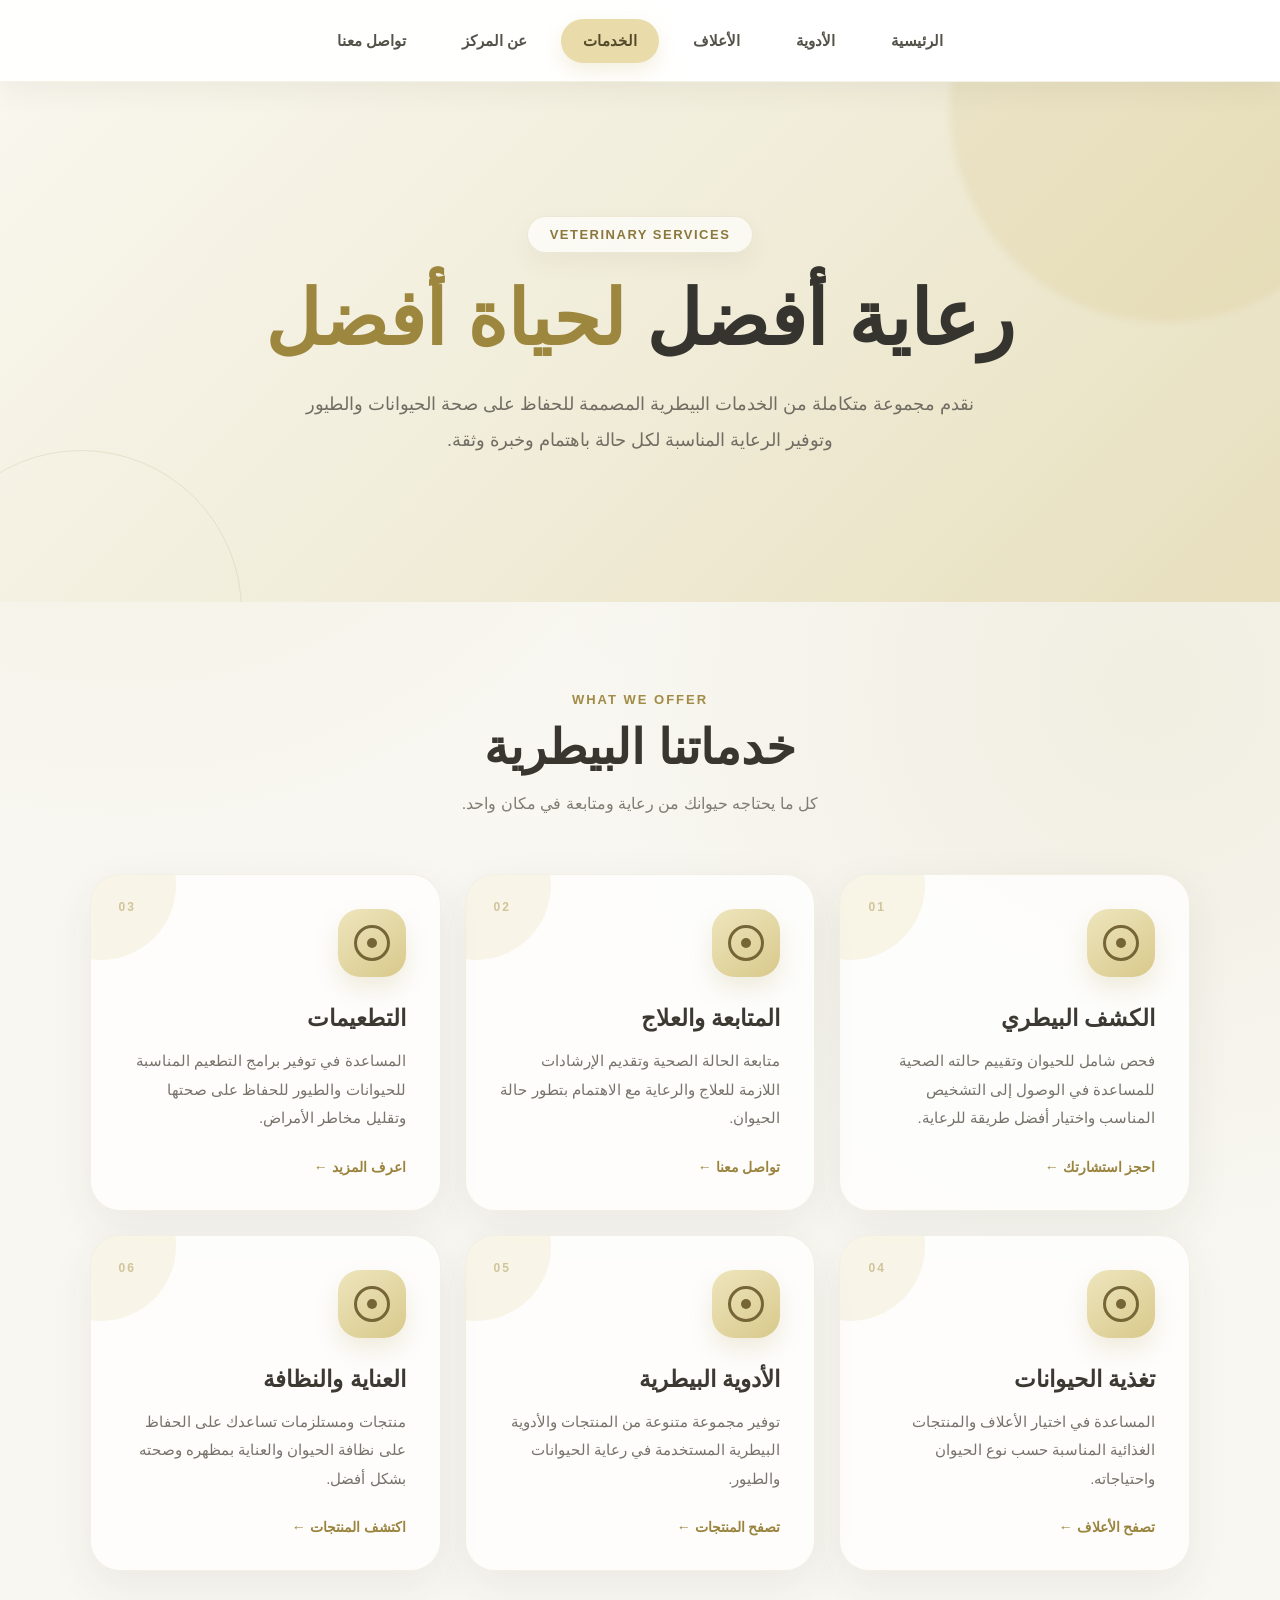
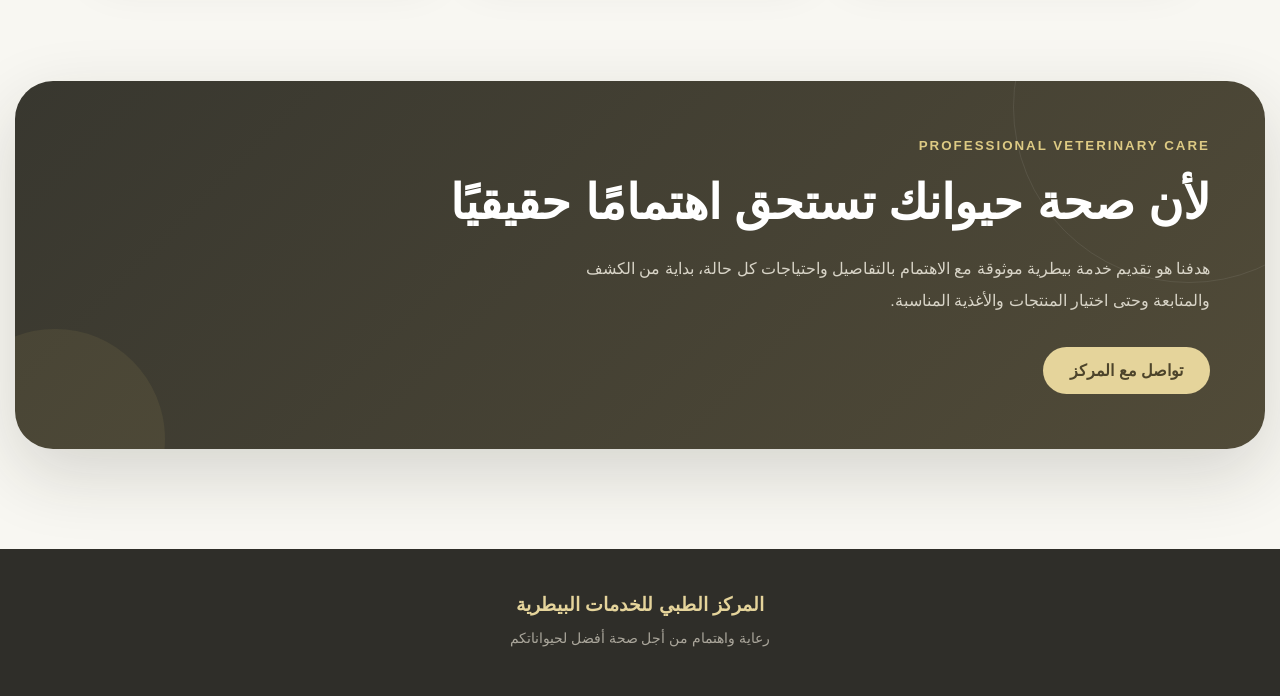
<file: services.html>
<!DOCTYPE html>
<html lang="ar" dir="rtl">

<head>
    <meta charset="UTF-8">
    <meta name="viewport" content="width=device-width, initial-scale=1.0">

    <title>الخدمات | المركز الطبي للخدمات البيطرية</title>

    <style>

        * {
            box-sizing: border-box;
            margin: 0;
            padding: 0;
        }

        html {
            scroll-behavior: smooth;
        }

        body {
            font-family: "Tahoma", Arial, sans-serif;
            background:
                radial-gradient(circle at 10% 10%, rgba(220, 199, 117, 0.16), transparent 28%),
                radial-gradient(circle at 90% 30%, rgba(190, 176, 105, 0.12), transparent 30%),
                #f8f7f2;
            color: #35342f;
            overflow-x: hidden;
        }


        /* ================= NAVBAR ================= */

        nav {
            height: 82px;
            background: rgba(255,255,255,0.94);
            backdrop-filter: blur(18px);
            -webkit-backdrop-filter: blur(18px);

            display: flex;
            align-items: center;
            justify-content: center;
            gap: 12px;

            padding: 0 6%;

            position: sticky;
            top: 0;
            z-index: 1000;

            border-bottom: 1px solid rgba(180,160,90,0.15);

            box-shadow: 0 8px 30px rgba(50,45,30,0.06);
        }

        nav a {
            text-decoration: none;
            color: #555249;

            padding: 13px 22px;

            border-radius: 30px;

            font-size: 15px;
            font-weight: 600;

            transition: 0.3s ease;
        }

        nav a:hover {
            background: #eee5bd;
            color: #5c5130;
            transform: translateY(-2px);
        }

        nav a.active {
            background: #e9dcaa;
            color: #554a2b;
            box-shadow: 0 8px 20px rgba(190,165,80,0.18);
        }


        /* ================= HERO ================= */

        .hero {
            min-height: 520px;

            display: flex;
            align-items: center;
            justify-content: center;

            position: relative;
            overflow: hidden;

            padding: 80px 7% 90px;

            background:
                linear-gradient(
                    135deg,
                    #f9f7ee 0%,
                    #f1edda 48%,
                    #e7dfbd 100%
                );
        }


        .hero::before {
            content: "";

            position: absolute;

            width: 430px;
            height: 430px;

            border-radius: 50%;

            background: rgba(208,190,116,0.18);

            top: -190px;
            right: -100px;

            filter: blur(3px);
        }


        .hero::after {
            content: "";

            position: absolute;

            width: 320px;
            height: 320px;

            border-radius: 50%;

            border: 1px solid rgba(150,130,65,0.15);

            bottom: -170px;
            left: -80px;
        }


        .hero-content {
            max-width: 900px;

            text-align: center;

            position: relative;
            z-index: 2;
        }


        .hero-label {
            display: inline-block;

            padding: 10px 22px;

            border-radius: 40px;

            background: rgba(255,255,255,0.65);

            border: 1px solid rgba(180,160,90,0.2);

            color: #8b783c;

            font-size: 13px;
            font-weight: bold;

            letter-spacing: 1.5px;

            margin-bottom: 24px;

            box-shadow: 0 10px 25px rgba(80,70,40,0.06);
        }


        .hero h1 {
            font-size: clamp(42px, 6vw, 76px);

            line-height: 1.1;

            color: #35342f;

            margin-bottom: 25px;

            font-weight: 800;
        }


        .hero h1 span {
            color: #9d873e;
        }


        .hero p {
            max-width: 680px;

            margin: auto;

            color: #716d63;

            font-size: 18px;

            line-height: 2;
        }


        .
        hero-line {
            width: 75px;
            height: 4px;

            background: #c8b46b;

            border-radius: 20px;

            margin: 30px auto 0;
        }


        /* ================= SECTION TITLE ================= */

        .section {
            padding: 90px 7%;
        }


        .section-title {
            text-align: center;

            margin-bottom: 55px;
        }


        .section-title small {
            display: block;

            color: #a18b46;

            font-size: 13px;

            letter-spacing: 2px;

            font-weight: bold;

            margin-bottom: 12px;
        }


        .section-title h2 {
            font-size: clamp(30px, 4vw, 48px);

            color: #38362f;

            margin-bottom: 14px;
        }


        .section-title p {
            color: #817d73;

            max-width: 620px;

            margin: auto;

            line-height: 1.9;
        }


        /* ================= SERVICES GRID ================= */

        .services-grid {
            max-width: 1250px;

            margin: auto;

            display: grid;

            grid-template-columns: repeat(3, 1fr);

            gap: 24px;
        }


        .service-card {
            position: relative;

            min-height: 330px;

            padding: 34px;

            background: rgba(255,255,255,0.78);

            border: 1px solid rgba(170,150,80,0.14);

            border-radius: 30px;

            overflow: hidden;

            box-shadow:
                0 15px 45px rgba(60,55,40,0.07);

            transition:
                transform 0.4s ease,
                box-shadow 0.4s ease,
                border 0.4s ease;
        }


        .service-card::before {
            content: "";

            position: absolute;

            width: 150px;
            height: 150px;

            border-radius: 50%;

            background: rgba(222,208,151,0.2);

            top: -65px;
            left: -65px;

            transition: 0.4s ease;
        }


        .service-card:hover {
            transform: translateY(-12px);

            border-color: rgba(178,153,67,0.35);

            box-shadow:
                0 25px 60px rgba(70,60,35,0.13);
        }


        .service-card:hover::before {
            transform: scale(1.4);
        }


        .service-number {
            position: absolute;

            top: 25px;
            left: 28px;

            color: #d0c49b;

            font-size: 12px;

            font-weight: bold;

            letter-spacing: 2px;
        }


        .service-icon {
            width: 68px;
            height: 68px;

            border-radius: 22px;

            background:
                linear-gradient(145deg, #eee5bd, #d8c98b);

            display: flex;
            align-items: center;
            justify-content: center;

            margin-bottom: 28px;

            position: relative;

            box-shadow:
                0 12px 25px rgba(170,145,60,0.16);
        }


        .service-icon::before {
            content: "";

            width: 30px;
            height: 30px;

            border: 3px solid #766637;

            border-radius: 50%;

            position: absolute;
        }


        .service-icon::after {
            content: "";

            width: 10px;
            height: 10px;

            background: #766637;

            border-radius: 50%;

            position: absolute;
        }


        .service-card h3 {
            font-size: 23px;

            color: #3b3932;

            margin-bottom: 15px;
        }


        .service-card p {
            color: #77736a;

            line-height: 1.9;

            font-size: 15px;

            margin-bottom: 25px;
        }


        .service-link {
            color: #9a843e;

            text-decoration: none;

            font-size: 14px;

            font-weight: bold;

            display: inline-flex;

            align-items: center;

            gap: 8px;

            transition: 0.3s;
        }


        .service-link:hover {
            gap: 14px;
            color: #665525;
        }


        /* ================= FEATURE SECTION ================= */

        .feature {
            max-width: 1250px;

            margin: 20px auto 100px;

            padding: 55px;

            border-radius: 38px;

            background:
                linear-gradient(
                    135deg,
                    #38372f,
                    #514b38
                );

            color: white;

            position: relative;

            overflow: hidden;

            box-shadow:
                0 25px 70px rgba(40,35,25,0.16);
        }


        .feature::before {
            content: "";

            position: absolute;

            width: 350px;
            height: 350px;

            border-radius: 50%;

            border: 1px solid rgba(255,255,255,0.08);

            right: -100px;
            top: -150px;
        }


        .feature::after {
            content: "";

            position: absolute;

            width: 220px;
            height: 220px;

            border-radius: 50%;

            background: rgba(220,200,120,0.08);

            left: -70px;
            bottom: -100px;
        }


        .feature-content {
            position: relative;
            z-index: 2;

            max-width: 780px;
        }


        .feature small {
            color: #ddca84;

            font-weight: bold;

            letter-spacing: 2px;
        }


        .feature h2 {
            font-size: clamp(30px, 4vw, 48px);

            margin: 18px 0;

            line-height: 1.3;
        }


        .feature p {
            color: #d8d4c7;

            line-height: 2;

            max-width: 650px;

            margin-bottom: 30px;
        }


        .feature-button {
            display: inline-block;

            padding: 14px 27px;

            border-radius: 30px;

            background: #e5d49b;

            color: #4d442b;

            text-decoration: none;

            font-weight: bold;

            transition: 0.3s;
        }


        .feature-button:hover {
            transform: translateY(-4px);

            background: #f0e4b7;

            box-shadow: 0 12px 25px rgba(0,0,0,0.2);
        }


        /* ================= MINI SERVICES ================= */

        .mini-section {
            background: #efede4;

            padding: 80px 7%;
        }


        .mini-grid {
            max-width: 1100px;

            margin: auto;

            display: grid;

            grid-template-columns: repeat(4, 1fr);

            gap: 18px;
        }


        .mini-card {
            background: rgba(255,255,255,0.72);

            border-radius: 22px;

            padding: 25px 18px;

            text-align: center;

            border: 1px solid rgba(160,145,90,0.12);

            transition: 0.3s;
        }


        .mini-card:hover {
            transform: translateY(-7px);

            background: white;

            box-shadow: 0 15px 35px rgba(60,55,40,0.08);
        }


        .mini-card strong {
            display: block;

            color: #4b493f;

            margin-bottom: 8px;
        }


        .mini-card span {
            font-size: 13px;

            color: #88847a;
        }


        /* ================= FOOTER ================= */

        footer {
            background: #2f2e29;

            color: #ddd8c8;

            text-align: center;

            padding: 45px 20px;
        }


        footer h3 {
            color: #e5d49b;

            margin-bottom: 10px;
        }


        footer p {
            color: #aaa69b;

            font-size: 14px;

            line-height: 1.8;
        }


        /* ================= RESPONSIVE ================= */

        @media (max-width: 950px) {

            nav {
                gap: 3px;
                padding: 0 15px;
            }

            nav a {
                padding: 11px 12px;
                font-size: 13px;
            }

            .services-grid {
                grid-template-columns: repeat(2, 1fr);
            }

            .mini-grid {
                grid-template-columns: repeat(2, 1fr);
            }

        }


        @media (max-width: 650px) {

            nav {
                height: auto;

                padding: 12px 8px;

                flex-wrap: wrap;
            }

            nav a {
                padding: 9px 10px;
                font-size: 12px;
            }

            .hero {
                min-height: 450px;

                padding: 65px 20px;
            }

            .hero h1 {
                font-size: 40px;
            }

            .hero p {
                font-size: 15px;
            }

            .section {
                padding: 65px 18px;
            }

            .services-grid {
                grid-template-columns: 1fr;

                gap: 18px;
            }

            .service-card {
                min-height: auto;

                padding: 30px 25px;
            }

            .feature {
                margin: 10px 18px 70px;

                padding: 35px 25px;

                border-radius: 28px;
            }

            .mini-section {
                padding: 60px 18px;
            }

            .mini-grid {
                grid-template-columns: 1fr 1fr;
            }

        }

    </style>
</head>


<body>


    <!-- ================= NAVBAR ================= -->

    <nav>

        <a href="index.html">
            الرئيسية
        </a>

        <a href="products.html">
            الأدوية
        </a>

        <a href="food.html">
            الأعلاف
        </a>

        <a href="services.html" class="active">
            الخدمات
        </a>

        <a href="about.html">
            عن المركز
        </a>

        <a href="contact.html">
            تواصل معنا
        </a>

    </nav>



    <!-- ================= HERO ================= -->

    <section class="hero">

        <div class="hero-content">

            <div class="hero-label">
                VETERINARY SERVICES
            </div>

            <h1>
                رعاية أفضل
                <span>لحياة أفضل</span>
            </h1>

            <p>
                نقدم مجموعة متكاملة من الخدمات البيطرية
                المصممة للحفاظ على صحة الحيوانات والطيور
                وتوفير الرعاية المناسبة لكل حالة باهتمام
                وخبرة وثقة.
            </p>

            <div class="hero-line"></div>

        </div>

    </section>



    <!-- ================= SERVICES ================= -->

    <section class="section">

        <div class="section-title">

            <small>WHAT WE OFFER</small>

            <h2>
                خدماتنا البيطرية
            </h2>

            <p>
                كل ما يحتاجه حيوانك من رعاية ومتابعة
                في مكان واحد.
            </p>

        </div>


        <div class="services-grid">


            <article class="service-card">

                <span class="service-number">
                    01
                </span>

                <div class="service-icon"></div>

                <h3>
                    الكشف البيطري
                </h3>

                <p>
                    فحص شامل للحيوان وتقييم حالته الصحية
                    للمساعدة في الوصول إلى التشخيص المناسب
                    واختيار أفضل طريقة للرعاية.
                </p>

                <a href="contact.html" class="service-link">
                    احجز استشارتك ←
                </a>

            </article>



            <article class="service-card">

                <span class="service-number">
                    02
                </span>

                <div class="service-icon"></div>

                <h3>
                    المتابعة والعلاج
                </h3>

                <p>
                    متابعة الحالة الصحية وتقديم الإرشادات
                    اللازمة للعلاج والرعاية مع الاهتمام
                    بتطور حالة الحيوان.
                </p>

                <a href="contact.html" class="service-link">
                    تواصل معنا ←
                </a>

            </article>



            <article class="service-card">
                <span class="service-number">
                    03
                </span>

                <div class="service-icon"></div>

                <h3>
                    التطعيمات
                </h3>

                <p>
                    المساعدة في توفير برامج التطعيم المناسبة
                    للحيوانات والطيور للحفاظ على صحتها
                    وتقليل مخاطر الأمراض.
                </p>

                <a href="contact.html" class="service-link">
                    اعرف المزيد ←
                </a>

            </article>



            <article class="service-card">

                <span class="service-number">
                    04
                </span>

                <div class="service-icon"></div>

                <h3>
                    تغذية الحيوانات
                </h3>

                <p>
                    المساعدة في اختيار الأعلاف والمنتجات
                    الغذائية المناسبة حسب نوع الحيوان
                    واحتياجاته.
                </p>

                <a href="food.html" class="service-link">
                    تصفح الأعلاف ←
                </a>

            </article>



            <article class="service-card">

                <span class="service-number">
                    05
                </span>

                <div class="service-icon"></div>

                <h3>
                    الأدوية البيطرية
                </h3>

                <p>
                    توفير مجموعة متنوعة من المنتجات
                    والأدوية البيطرية المستخدمة في
                    رعاية الحيوانات والطيور.
                </p>

                <a href="products.html" class="service-link">
                    تصفح المنتجات ←
                </a>

            </article>



            <article class="service-card">

                <span class="service-number">
                    06
                </span>

                <div class="service-icon"></div>

                <h3>
                    العناية والنظافة
                </h3>

                <p>
                    منتجات ومستلزمات تساعدك على الحفاظ
                    على نظافة الحيوان والعناية بمظهره
                    وصحته بشكل أفضل.
                </p>

                <a href="products.html" class="service-link">
                    اكتشف المنتجات ←
                </a>

            </article>


        </div>

    </section>



    <!-- ================= FEATURE ================= -->

    <section class="feature">

        <div class="feature-content">

            <small>
                PROFESSIONAL VETERINARY CARE
            </small>

            <h2>
                لأن صحة حيوانك
                تستحق اهتمامًا حقيقيًا
            </h2>

            <p>
                هدفنا هو تقديم خدمة بيطرية موثوقة
                مع الاهتمام بالتفاصيل واحتياجات كل حالة،
                بداية من الكشف والمتابعة وحتى اختيار
                المنتجات والأغذية المناسبة.
            </p>

            <a href="contact.html" class="feature-button">
                تواصل مع المركز
            </a>

        </div>

    </section>



    <!-- ================= QUICK SERVICES ================= -->

   
    <!-- ================= FOOTER ================= -->

    <footer>

        <h3>
            المركز الطبي للخدمات البيطرية
        </h3>

        <p>
            رعاية واهتمام من أجل صحة أفضل لحيواناتكم
        </p>

    </footer>


</body>

</html>
</file>
<file: style.css>
body{
    background:linear-gradient(135deg, #f5eee6 ,#e8d8c8,#d6c0a8 );
    font-family: Georgia;
    
}
h1{ 
    color:#8b6f55;
    text-align: center;
}
h1{

    font-size: 40px;
}
p{
    color:gray;
    font-size: 20px;
    text-align: center;
    line-height: 1.6;
    background-color: blanchedalmond;
    padding: 10px;
    margin: 8px 0;
    border-radius: 10px;

}
h2{
    color:#e8d8c8;
    font-size: 40px;
    text-shadow: 1px 1px 3px gray;
}
h3{
    color: #e8d8c8;
    font-size: 40px;
    text-shadow: 1px 1px 3px gray;
    
    
}
a{
    display:inline-block;
    color:#d6c0a8;
    font-size: 30px;
    text-decoration: wavy;
    width: fit-content;
    margin: 25px;
    padding: 10px 20px;
    border-radius: 10px;
    background-color:wheat;
    transition: 0.3s;
}
a:hover{
    color:blue;
    transform: scale(1.05);
}

img{
    max-width:100% ; 
    border-radius: 20px;
display: block;
margin:  40px auto;
transition: 0.3s;
}
.container{
    width: 80%;
    height: 50px;
    background-color: wheat;
    box-shadow: 0 0 15px;
    border-radius: 20px;

    
}
img:hover{
    transform: scale(1.05);
}
h3:hover{
    transform: scale(1.03);
    transition: 0.3s;
}
h2:hover{
    transform: scale(1.03);
    transition: 0.3s;
}
.contact{
    text-align: center;
    box-shadow: 0 0 3px;
    transition: 0.3;
    color:brown;

}
.contact h4{
    font-size: 30px;
    margin-bottom: 5px;

}
.google_btn{
    display:inline block;
    background-color:burlywood ;
    padding: 10px 20px;
    border-radius: 10px;
    transition: 0.3s;
    color: brown;

}

nav {
    background-color: burlywood;
    padding: 2px;
    text-align: center;
    position: fixed;
    top: 0;
    width: 1oo;
    z-index: 1000;
    
}
body{
    padding-top: 55px;
}



#about{
    margin-top: 10px;
}
.top_btn{
    display: inline-block;
    margin-top: 20px;
    padding: 10px 15px;
    background-color: burlywood;
    color:brown;
    border-radius: 5px;
}

    
.skills_box{
    background-color: burlywood;
    padding: 15;
    border-radius: 15px;
    width: 350px;
}
.container{
    box-shadow: 0 5px 20px rgba(80, 50p, 3p0, 0.15)
}
* {
    box-sizing: border-box;
    margin: 0;
    padding: 0;
}

body {
    background-color: #f8f4ee;
    color: #5b4636;
    font-family: Arial, sans-serif;
}

/* الشريط العلوي */

nav {
    width: 100%;
    height: 55px;
    background-color: #6f5947;

    display: flex;
    align-items: center;
    justify-content: space-between;

    padding: 0 40px;
}

nav a {
    color: white;
    text-decoration: none;
    font-size: 16px;
}

.nav-links {
    display: flex;
    gap: 45px;
}

.nav-links a:hover {
    color: #ead8c3;
}

.nav-left,
.nav-right {
    width: 100px;
}


/* اسم المركز */

.clinic-header {
    width: 100%;
    min-height: 220px;

    background-color: #faf7f2;

    display: flex;
    align-items: center;
    justify-content: center;

    gap: 100px;

    padding: 40px;
}

.clinic-name {
    text-align: right;
}

.clinic-name h1 {
    font-size: 38px;
    margin-bottom: 10px;
}

.clinic-name h2 {
    font-size: 25px;
    font-weight: normal;
    color: #8a6e55;
}

.doctor-name {
    border-right: 1px solid #b9a18b;
    padding-right: 50px;

    display: flex;
    flex-direction: column;

    font-size: 20px;
}

.doctor-name strong {
    font-size: 25px;
    margin-top: 8px;
}


/* الترحيب */

.welcome {
    text-align: center;
    padding: 70px 20px;
}

.welcome h2 {
    font-size: 32px;
    margin-bottom: 20px;
}

.paw {
    font-size: 30px;
    margin-bottom: 20px;
}

.welcome p {
    font-size: 20px;
    line-height: 1.8;
}


/* الأقسام */

.categories {
    text-align: center;
    padding: 40px 60px 80px;
}

.categories h2 {
    font-size: 30px;
    margin-bottom: 35px;
}

.cards {
    display: flex;
    justify-content: center;
    gap: 30px;
    flex-wrap: wrap;
}

.card {
    background-color: #fffdf9;

    width: 250px;
    min-height: 220px;

    padding: 30px 20px;

    border: 1px solid #e0d2c3;
    border-radius: 15px;

    transition: 0.3s;
}

.card:hover {
    transform: translateY(-5px);
}

.icon {
    font-size: 45px;
    margin-bottom: 15px;
}

.card h3 {
    font-size: 20px;
    margin-bottom: 12px;
}

.card p {
    line-height: 1.7;
    color: #746354;
}
/* =========================
   PRODUCTS PAGE
========================= */

.products-section {
    padding: 60px 30px;
    min-height: 100vh;
    background: linear-gradient(135deg, #f4fbf8, #eef8f5, #ffffff);
}

/* Header */

.products-header {
    text-align: center;
    margin-bottom: 30px;
}

.small-title {
    color: #2f8f72;
    font-size: 13px;
    font-weight: bold;
    letter-spacing: 3px;
    margin-bottom: 8px;
}

.products-header h1 {
    font-size: 42px;
    margin: 5px 0;
    color: #173c32;
}

.products-header p {
    color: #6b7d77;
    font-size: 15px;
}


/* Filters */

.filters {
    display: flex;
    justify-content: center;
    flex-wrap: wrap;
    gap: 12px;
    margin-bottom: 40px;
}

.filter-btn {
    border: 1px solid #cfe5de;
    background: rgba(255, 255, 255, 0.7);
    color: #286c59;
    padding: 10px 20px;
    border-radius: 30px;
    cursor: pointer;
    font-size: 14px;
    transition: 0.3s;
}

.filter-btn:hover,
.filter-btn.active {
    background: #2f8f72;
    color: white;
    transform: translateY(-2px);
}


/* Products Grid */

.products-grid {
    display: grid;
    grid-template-columns: repeat(4, 1fr);
    gap: 25px;
    max-width: 1200px;
    margin: auto;
}


/* Product Card */

.product-card {
    position: relative;
    overflow: hidden;

    background: rgba(255, 255, 255, 0.65);
    backdrop-filter: blur(15px);
    -webkit-backdrop-filter: blur(15px);

    border: 1px solid rgba(255, 255, 255, 0.8);
    border-radius: 25px;

    padding: 18px;

    box-shadow: 0 15px 35px rgba(45, 100, 85, 0.12);

    text-align: center;

    transition:
        transform 0.4s ease,
        box-shadow 0.4s ease;
}


/* Hover */

.product-card:hover {
    transform: translateY(-10px);
    box-shadow: 0 25px 45px rgba(45, 100, 85, 0.2);
}


/* Product Image Area */

.product-icon {
    height: 190px;

    display: flex;
    justify-content: center;
    align-items: center;

    border-radius: 20px;

    background: linear-gradient(
        145deg,
        #e5f7f0,
        #f8fffc
    );

    margin-bottom: 18px;

    font-size: 65px;

    transition: 0.4s;
}

.product-card:hover .product-icon {
    transform: scale(1.03);
}


/* Product Number */

.product-number {
    display: inline-block;

    font-size: 11px;
    letter-spacing: 2px;

    color: #2f8f72;

    margin-bottom: 6px;
}


/* Product Name */

.product-card h3 {
    color: #173c32;

    font-size: 20px;

    margin: 5px 0 8px;
}


/* Description */

.product-card .description {
    color: #71817c;

    font-size: 13px;

    line-height: 1.6;

    min-height: 42px;
}


/* Price */

.product-card .price {
    color: #2f8f72;

    font-size: 18px;

    font-weight: bold;

    margin: 15px 0;
}


/* Details Button */

.details-btn {
    width: 100%;

    border: none;

    background: #173c32;
    color: white;

    padding: 11px;

    border-radius: 14px;

    cursor: pointer;

    font-size: 14px;

    transition: 0.3s;
}

.details-btn:hover {
    background: #2f8f72;
    transform: translateY(-2px);
}


/* WhatsApp */

.whatsapp-order {
    text-align: center;
    margin-top: 60px;
}

.whatsapp-order p {
    color: #687a74;
    margin-bottom: 12px;
}

.order-btn {
    display: inline-block;

    background: #25D366;
    color: white;

    text-decoration: none;

    padding: 13px 28px;

    border-radius: 30px;

    font-weight: bold;

    transition: 0.3s;
}

.order-btn:hover {
    transform: translateY(-3px);
    box-shadow: 0 10px 25px rgba(37, 211, 102, 0.25);
}



/* =========================
   PRODUCTS PAGE
========================= */

.products-section {
    padding: 60px 30px;
    min-height: 100vh;
    background: linear-gradient(135deg, #f4fbf8, #eef8f5, #ffffff);
}

/* Header */

.products-header {
    text-align: center;
    margin-bottom: 30px;
}

.small-title {
    color: #2f8f72;
    font-size: 13px;
    font-weight: bold;
    letter-spacing: 3px;
    margin-bottom: 8px;
}

.products-header h1 {
    font-size: 42px;
    margin: 5px 0;
    color: #173c32;
}





.whatsapp-btn {
  background-color: #f5e48d;
  color: #333;
  padding: 12px 24px;
  border-radius: 8px;
  text-decoration: none;
  font-size: 18px;
  font-weight: bold;
  box-shadow: 0 4px 8px rgba(0, 0, 0, 0.1);
  transition: transform 0.2s ease;
}

.whatsapp-btn:hover {
  transform: translateY(-2px);
}
.category_btn {
  display: inline-block;
  white-space: nowrap;
  font-size: 14px;
  padding: 6px 12px;
  margin-top: 10px;
  border-radius: 6px;
  text-decoration: none;
  background-color: burlywood;
  color: #333;
}

.fb_btn {
    display: inline-flex;
    align-items: center;
    justify-content: center;
    background-color: #f1f1f1;
    color: #4a3b32;
    border: 2px solid rgba(165, 42, 42, 0.2);
    border-radius: 50px;
    padding: 10px 25px;
    text-decoration: none;
    font-weight: bold;
    font-size: 16px;
    box-shadow: 0 4px 6px rgba(0,0,0,0.05);
    transition: all 0.3s ease;
    font-family: inherit;
}

.contact a[href*="facebook"]::before {
    content: '\f39e';
    font-family: 'Font Awesome 5 Brands';
    margin-right: 10px;
    font-size: 20px;
    color: #1877f2;
}

.contact a[href*="facebook"]:hover {
    background-color: #4a3b32;
    color:rgba(165, 42, 42, 0.773);
    transform: translateY(-3px);
    box-shadow: 0 6px 12px rgba(0,0,0,0.1);
}

.contact a[href*="facebook"]:hover::before {
    color: rgba(165, 42, 42, 0.844);
}
.site-header {
    display: flex;
    align-items: center;
    justify-content: center;
    direction: ltr;
    padding: 40px;
}

.site-header img {
    width: 240px;
    height: auto;
    margin: 0 20px 0 0;
}

.header-text {
    text-align: right;
    direction: rtl;
    margin: 0;
    padding: 0;
}

.header-text h1 {
    margin: 0;
}

.header-text h2 {
    margin: 10px 0 0;
}.site-header img {
    mix-blend-mode: multiply;
}
.services {
    display: grid;
    grid-template-columns: repeat(3, 1fr);
    gap: 25px;
    max-width: 1000px;
    margin: 50px auto;
    padding: 20px;
}

.services .card {
    background: white;
    padding: 30px 20px;
    border-radius: 20px;
    text-align: center;
    box-shadow: 0 5px 20px rgba(0, 0, 0, 0.12);
    transition: 0.3s;
    border-top: 5px solid #f5d98b;
}

.services .card:hover {
    transform: translateY(-10px);
    box-shadow: 0 10px 25px rgba(0, 0, 0, 0.18);
}

.services .icon {
    font-size: 55px;
    margin-bottom: 15px;
}

.services .card h3 {
    font-size: 22px;
    margin: 10px 0;
}

.services .card p {
    color: #666;
    font-size: 15px;
    line-height: 1.7;
}
.about-page {
    min-height: 70vh;
    padding: 60px 20px;
    text-align: center;
    perspective: 1000px;
}

.about-page h1 {
    font-size: 40px;
    margin-bottom: 45px;
    position: relative;
}

.about-page h1::after {
    content: "";
    display: block;
    width: 70px;
    height: 4px;
    background: #f5d98b;
    margin: 12px auto;
    border-radius: 10px;
}

.about-box {
    max-width: 850px;
    margin: auto;
    padding: 45px;
    background: rgba(255, 255, 255, 0.95);
    border-radius: 30px;

    display: flex;
    align-items: center;
    gap: 45px;

    text-align: right;
    direction: rtl;

    box-shadow:
        0 20px 35px rgba(0, 0, 0, 0.15),
        0 5px 10px rgba(0, 0, 0, 0.08);

    transform: rotateX(2deg);
    transition: 0.4s;
}

.about-box:hover {
    transform: rotateX(0deg) translateY(-10px);
    box-shadow:
        0 30px 45px rgba(0, 0, 0, 0.2),
        0 10px 15px rgba(0, 0, 0, 0.1);
}

.about-icon {
    min-width: 170px;
    height: 170px;

    display: flex;
    align-items: center;
    justify-content: center;

    font-size: 90px;

    background: linear-gradient(145deg, #fff8df, #f5d98b);
    border-radius: 35px;

    box-shadow:
        10px 10px 20px rgba(0, 0, 0, 0.15),
        inset -5px -5px 10px rgba(0, 0, 0, 0.08);

    transform: rotate(-5deg);
    transition: 0.4s;
}

.about-box:hover .about-icon {
    transform: rotate(0deg) scale(1.05);
}

.about-box h2 {
    font-size: 28px;
    margin-top: 0;
}

.about-box p {
    color: #666;
    line-height: 2;
    font-size: 16px;
}

.about-box h3 {
    margin-top: 25px;
    font-size: 20px;
}

.about-box .address {
    display: inline-block;
    background: #fff8df;
    padding: 10px 18px;
    border-radius: 12px;
    color: #555;
    font-weight: bold;
}
.contact-page {
    min-height: 75vh;
    padding: 60px 20px;
    text-align: center;
}

.contact-title span {
    font-size: 45px;
}

.contact-title h1 {
    font-size: 40px;
    margin: 10px 0;
}

.contact-title p {
    color: #777;
    font-size: 17px;
    margin-bottom: 45px;
}

.contact-cards {
    max-width: 1050px;
    margin: auto;

    display: grid;
    grid-template-columns: repeat(3, 1fr);
    gap: 30px;
}

.contact-card {
    display: block;
    text-decoration: none;
    color: #333;

    background: white;
    padding: 35px 25px;

    border-radius: 25px;

    box-shadow:
        0 10px 20px rgba(0, 0, 0, 0.10),
        0 20px 35px rgba(0, 0, 0, 0.08);

    transition: 0.4s;

    position: relative;
    overflow: hidden;
}

.contact-card::before {
    content: "";
    position: absolute;
    width: 120px;
    height: 120px;
    border-radius: 50%;
    background: #f5d98b;
    top: -55px;
    right: -45px;
    opacity: 0.35;
}

.contact-card:hover {
    transform: translateY(-12px) scale(1.02);

    box-shadow:
        0 20px 30px rgba(0, 0, 0, 0.15),
        0 30px 45px rgba(0, 0, 0, 0.10);
}

.contact-icon {
    font-size: 60px;
    margin-bottom: 15px;
}

.contact-card h2 {
    font-size: 24px;
    margin: 10px 0;
}

.contact-card p {
    color: #777;
    line-height: 1.7;
    min-height: 50px;
}

.contact-card strong {
    display: block;
    font-size: 18px;
    margin: 15px 0;
}

.contact-action {
    display: inline-block;

    padding: 10px 20px;

    background: #f5d98b;

    border-radius: 12px;

    font-size: 14px;
    font-weight: bold;
}

.contact-footer {
    margin-top: 45px;
    font-size: 30px;
    letter-spacing: 15px;
}
.hero {
    min-height: 520px;
    padding: 60px 8%;
      margin-top: 50px;  
    display: flex;
    align-items: center;
    justify-content: space-between;
    gap: 50px;
    direction: ltr;
    overflow: hidden;
}

.hero-text {
    max-width: 550px;
    flex-direction: column;

    text-align: center;
     margin-top: 250px;
}
.hero-small {
    display: inline-block;
    padding: 8px 18px;
    background: #fff5d6;
    border-radius: 30px;
    font-size: 14px;
    margin-bottom: 20px;
}

.hero-text h1 {
    font-size: 48px;
    line-height: 1.3;
    margin: 0 0 20px;
}

.hero-text h1 span {
    color: #d5ad45;
}

.hero-text p {
    color: #666;
    font-size: 17px;
    line-height: 2;
    margin-bottom: 30px;
}

.hero-buttons {
    display: flex;
    gap: 15px;
    justify-content: flex-start;
}

.hero-btn {
    padding: 13px 24px;
    border-radius: 14px;
    text-decoration: none;
    font-weight: bold;
    transition: 0.3s;
}

.main-btn {
    background: #f5d98b;
    color: #333;
}

.second-btn {
    border: 2px solid #f5d98b;
    color: #555;
    background: white;
}

.hero-btn:hover {
    transform: translateY(-5px);
    box-shadow: 0 10px 20px rgba(0,0,0,0.12);
}


/* الجزء الدائري */

.hero-animal {
    width: 380px;
    height: 380px;
    position: relative;
    display: flex;
    align-items: center;
    justify-content: center;
     left: 70px;    
}

.circle {
    position: absolute;
    border-radius: 50%;
}

.circle-one {
    width: 330px;
    height: 330px;
    background: #fff3c9;
}

.circle-two {
    width: 260px;
    height: 260px;
    background: #f5d98b;
    opacity: 0.45;
}

.animal-card {
    width: 190px;
    height: 190px;
    background: white;
    border-radius: 50%;

    display: flex;
    align-items: center;
    justify-content: center;

    font-size: 100px;

    position: relative;
    z-index: 2;

    box-shadow:
        0 20px 35px rgba(0,0,0,0.15);

    animation: floating 3s ease-in-out infinite;
}

.floating-paw {
    position: absolute;
    font-size: 30px;
    z-index: 3;
}

.paw-one {
    top: 40px;
    right: 20px;
}

.paw-two {
    bottom: 55px;
    left: 10px;
}

.paw-three {
    top: 100px;
    left: 0;
}

@keyframes floating {

    0%, 100% {
        transform: translateY(0);
    }

    50% {
        transform: translateY(-12px);
    }

}

.why-item {
    background: white;
    min-height: 150px;
    padding: 25px;

    border-radius: 25px;

    display: flex;
    align-items: center;
    gap: 25px;

    position: relative;
    overflow: hidden;

    text-align: right;
    direction: rtl;

    box-shadow: 0 10px 25px rgba(0, 0, 0, 0.10);

    transition: 0.4s;
}

.why-item:hover {
    transform: translateY(-8px);
    box-shadow: 0 18px 35px rgba(0, 0, 0, 0.16);
}

.why-icon {
    min-width: 85px;
    height: 85px;

    display: flex;
    align-items: center;
    justify-content: center;

    background: #fff5d6;
    border-radius: 22px;

    font-size: 42px;

    box-shadow: 0 7px 15px rgba(0, 0, 0, 0.08);

    transition: 0.4s;
}

.why-item:hover .why-icon {
    transform: scale(1.08) rotate(-5deg);
}

.why-item h3 {
    font-size: 21px;
    margin: 0 0 8px;
}

.why-item p {
    color: #777;
    font-size: 14px;
    line-height: 1.8;
    margin: 0;
}

.why-number {
    position: absolute;
    top: 12px;
    left: 18px;

    font-size: 12px;
    font-weight: bold;
    color: #c7a23d;
}


/* =========================
   صفحة الأعلاف
========================= */

.feed-header {
    text-align: center;
    padding: 70px 20px 40px;
}

.feed-header span {
    display: inline-block;
    background: #fff4c9;
    padding: 10px 20px;
    border-radius: 30px;
    color: #8b6b32;
    font-size: 14px;
}

.feed-header h1 {
    font-size: 42px;
    margin: 20px 0 10px;
    color: #6f5640;
}

.feed-header p {
    font-size: 17px;
    color: #777;
}


/* قائمة الأعلاف */

.feed-section {
    padding: 20px 8%;
}

.feed-list {
    max-width: 1000px;
    margin: auto;
    display: grid;
    grid-template-columns: repeat(2, 1fr);
    gap: 22px;
}

.feed-item {
    background: white;
    border-radius: 22px;
    padding: 22px;
    display: flex;
    align-items: center;
    gap: 18px;
    box-shadow: 0 8px 25px rgba(0,0,0,0.10);
    border: 1px solid #eee;
    transition: 0.3s;
}

.feed-item:hover {
    transform: translateY(-6px);
    box-shadow: 0 15px 30px rgba(0,0,0,0.15);
}

.feed-icon {
    width: 65px;
    height: 65px;
    min-width: 65px;
    background: #fff3bd;
    border-radius: 18px;
    display: flex;
    align-items: center;
    justify-content: center;
    font-size: 32px;
}

.feed-info {
    flex: 1;
}

.feed-info h2 {
    margin: 0 0 8px;
    color: #654d39;
    font-size: 20px;
}

.feed-info p {
    margin: 0;
    color: #777;
    font-size: 13px;
    line-height: 1.7;
}

.feed-price {
    text-align: center;
    background: #f9edc4;
    padding: 10px 15px;
    border-radius: 14px;
    min-width: 80px;
}

.feed-price span {
    display: block;
    font-size: 11px;
    color: #777;
}

.feed-price strong {
    display: block;
    margin-top: 4px;
    color: #6d5438;
    font-size: 15px;
}


/* محتاج مساعدة */

.feed-help {
    max-width: 850px;
    margin: 70px auto;
    padding: 40px 25px;
    text-align: center;
    background: linear-gradient(135deg, #fff8dc, #f8edc5);
    border-radius: 30px;
    box-shadow: 0 10px 30px rgba(0,0,0,0.10);
}

.help-icon {
    font-size: 35px;
}

.feed-help h2 {
    color: #654d39;
    font-size: 27px;
    margin: 12px 0;
}

.feed-help p {
    color: #777;
    line-height: 1.8;
    margin-bottom: 25px;
}

.help-btn {
    display: inline-block;
    background: #e6c45c;
    color: #4b3b29;
    text-decoration: none;
    padding: 13px 30px;
    border-radius: 14px;
    font-weight: bold;
    transition: 0.3s;
}

.help-btn:hover {
    transform: scale(1.05);
}
.language {
    position: relative;
}

#languageBtn {
    background: #f5dfaa;
    border: none;
    padding: 12px 22px;
    border-radius: 12px;
    cursor: pointer;
    font-size: 16px;
}

.language-menu {
    display: none;
    position: absolute;
    top: 50px;
    left: 0;
    background: white;
    padding: 8px;
    border-radius: 12px;
    box-shadow: 0 5px 15px rgba(0,0,0,0.15);
    z-index: 1000;
}

.language-menu button {
    display: block;
    width: 120px;
    border: none;
    background: white;
    padding: 10px;
    cursor: pointer;
    border-radius: 8px;
}

.language-menu button:hover {
    background: #f5dfaa;
}
.why-items .cards {
 margin-bottom: 25px;
}
/* تنسيق القائمة المنسدلة */
.dropdown {
  position: relative;
  display: inline-block;
}

.dropbtn {
  background-color: #f5dfaa; /* نفس لون الأزرار عندك */
  color: #333;
  padding: 12px 22px;
  font-size: 16px;
  border: none;
  border-radius: 12px;
  cursor: pointer;
}

.dropdown-content {
  display: none;
  position: absolute;
  background-color: #ffffff;
  min-width: 160px;
  box-shadow: 0px 8px 16px rgba(0,0,0,0.15);
  border-radius: 12px;
  z-index: 1000;
  top: 100%;
  right: 0;
  overflow: hidden;
}

.dropdown-content a {
  color: #333;
  padding: 12px 16px;
  text-decoration: none;
  display: block;
  font-size: 14px;
  transition: 0.3s;
}

.dropdown-content a:hover {
  background-color: #f5dfaa;
}

/* إظهار القائمة عند الوقوف على زر المنتجات */
.dropdown:hover .dropdown-content {
  display: block;
}
/* التنسيق الأساسي لجميع أزرار الشريط العلوي */
.nav-btn {
  background-color: #f5dfaa; /* لون الخلفية البيج/الذهبي */
  color: #333333;
  padding: 10px 20px;
  border-radius: 12px; /* تدوير الزوايا */
  border: none;
  font-size: 16px;
  font-family: inherit;
  cursor: pointer;
  text-decoration: none;
  display: inline-flex;
  align-items: center;
  justify-content: center;
  transition: all 0.3s ease;
}

/* تأثير عند مرور الماوس على أي زر */
.nav-btn:hover {
  opacity: 0.9;
  transform: translateY(-2px);
}





/* إجبار الحاوية على وضع الزرين بجانب بعضهما بنفس الارتفاع */
.hero-buttons {
  display: flex !important;
  flex-direction: row !important;
  gap: 20px !important;
  align-items: center !important;
}

/* توحيد الطول والعرض والشكل للزرين بشكل إجباري */
.hero-btn.white-btn,
.hero-dropdown .hero-btn {
  width: 240px !important;       /* العرض الموحد */
  height: 65px !important;       /* الارتفاع الموحد */
  background-color: #ffffff !important;
  color: #333333 !important;
  border-radius: 18px !important;
  font-size: 18px !important;
  font-weight: bold !important;
  border: 1px solid rgba(0, 0, 0, 0.08) !important;
  box-shadow: 0px 4px 15px rgba(0, 0, 0, 0.08) !important;
  cursor: pointer !important;
  display: flex !important;
  align-items: center !important;
  justify-content: center !important;
  text-decoration: none !important;
  box-sizing: border-box !important;
  margin: 0 !important;
}

/* القائمة المنسدلة تحت الزر مباشرة بنفس العرض */
.hero-dropdown {
  position: relative !important;
  display: inline-block !important;
}

.hero-dropdown-content {
  display: none;
  position: absolute;
  top: 95%;
  right: 0;
  width: 100% !important;
  background-color: #ffffff;
  border-radius: 14px;
  box-shadow: 0px 8px 20px rgba(0, 0, 0, 0.12);
  z-index: 1000;
  overflow: hidden;
  
}

.hero-dropdown-content a {
  color: #333333;
  padding: 14px 16px;
  text-decoration: none;
  display: block;
  font-size: 15px;
  text-align: center;
}

.hero-dropdown-content a:hover {
  background-color: #f5dfaa;
}

.hero-dropdown:hover .hero-dropdown-content {
  display: block !important;
}

/* تحريك محتوى الهيرو (الراجل والكلام اللي جنبه) فقط لأعلى */
.hero-text, 
.hero-content, 
.hero-container {
  position: relative !important;
  top: -180px !important; /* ارفعي أو نزلي من الرقم ده بحرية */
}

/* تثبيت سكشن "ليه تختار" في مكانه تماماً */
.why-us, section.why-us {
  position: static !important;
  margin-top: 0 !important;
}

.search-box {
    display: flex;
    align-items: center;
    width: 350px;
    height: 48px;
    background: white;
    border-radius: 25px;
    padding: 5px;
    box-shadow: 0 4px 12px rgba(0,0,0,0.12);
    margin: 15px 20px;
}

.search-box input {
    flex: 1;
    border: none;
    outline: none;
    padding: 0 18px;
    font-size: 16px;
    background: transparent;
    direction: rtl;
}

.search-box button {
    width: 42px;
    height: 42px;
    border: none;
    border-radius: 50%;
    background: burlywood;
    cursor: pointer;
    font-size: 19px;
}

#searchResult {
    width: 350px;
    margin: -5px 20px 20px;
    padding: 12px 18px;
    border-radius: 15px;
    display: none;
    background: white;
    box-shadow: 0 4px 15px rgba(0,0,0,0.12);
    direction: rtl;
    text-align: right;
}
#searchResult {
    width: 400px;
    margin-top: 8px;
    background: white;
    border-radius: 15px;
    box-shadow: 0 8px 25px rgba(0,0,0,0.12);
    overflow: hidden;
    display: none;
    position: relative;
    z-index: 1000;
}

.search-option {
    display: flex;
    align-items: center;
    gap: 12px;
    padding: 15px 18px;
    text-decoration: none;
    color: #333;
    transition: 0.3s;
}

.search-option:hover {
    background: #fff5d6;
}

.search-option span:nth-child(2) {
    flex: 1;
    display: flex;
    flex-direction: column;
}

.search-option strong {
    font-size: 16px;
}

.search-option small {
    color: #777;
    margin-top: 4px;
}

.search-message {
    padding: 18px;
    text-align: center;
    color: #555;
    display: flex;
    flex-direction: column;
    gap: 6px;
}
/* حركة الكروت لما تحطي الماوس عليها */
.card {
  transition: all 0.3s ease-in-out;
}

.card:hover {
  transform: translateY(-8px);
  box-shadow: 0 10px 20px rgba(0, 0, 0, 0.15);
}
.announcement-bar {
  width: 100%;
  overflow: hidden;
  background-color: burlywood;
  color: rgba(165, 42, 42, 0.779);
  height: 38px;
  display: block; /* استبدال flex بـ block عشان نلغي السلوك المفاجئ */
  line-height: 38px; /* تظبيط المحاذاة الرأسية بديل لـ align-items */
  white-space: nowrap;
  border-bottom: 1px solid #d2e9e1;
  position: relative;
}

.announcement-text {
  display: inline-block;
  font-size: 14px;
  font-weight: 500;
  animation: moveText 25s linear infinite;
}

@keyframes moveText {
    0% {
        transform: translateX(100vw); /* يبدأ من اليمين خارج الشاشة */
    }
    100% {
        transform: translateX(-100%); /* يتحرك باتجاه الشمال لحد ما يختفي كلياً */
    }
}

.order-btn{display: inline-block;

    text-decoration: none;

    background: #25D366;

    color: white;

    padding: 13px 28px;

    border-radius: 50px;

    font-weight: 700;

    transition: all 0.3s ease;

}
    


.order-btn:hover {
    transform: translateY(-4px);

    box-shadow:
        0 12px 25px rgba(37, 211, 102, 0.25);
}


/* ================================
   TABLET
================================ */

@media (max-width: 1000px) {

    .products-grid {
        grid-template-columns: repeat(2, 1fr);
    }

}


/* ================================
   MOBILE
================================ */

@media (max-width: 600px) {

    .products-section {
        padding: 45px 15px;
    }

    .products-header h1 {
        font-size: 34px;
    }

    .products-grid {
        grid-template-columns: 1fr;
    }

}

.back-btn {
    display: inline-block;
    padding: 10px 20px;
    background-color: burlywood;
    color: white;
    text-decoration: none;
    border-radius: 25px;
    font-weight: bold;
    margin-bottom: 20px;
    transition: 0.3s;
}
/* تصغير صورة الدوا */
.card img, 
.product-card img, 
.product-icon img {
    width: 180px !important;  /* كبّري أو صغّري الرقم ده */
    height: auto !important;
    object-fit: contain;
    display: block;
    margin: 0 auto;
}
.why-icon {
    width: 130px;
    height: 100px;
    border-radius: 15px;
    overflow: hidden;
    background: #f5f3e8;
    display: flex;
    align-items: center;
    justify-content: center;
}

.why-icon img {
    width: 100%;
    height: 100%;
    object-fit: cover;
}
.animal-card {
    width: 250px !important;
    height: 250px !important;
    min-width: 250px !important;  /* يمنع Flexbox إنه يضغطها بشكل بيضاوي */
    min-height: 250px !important;
    border-radius: 50% !important;
    overflow: hidden !important;
    box-shadow: 0 10px 30px rgba(0, 0, 0, 0.15);
    border: 4px solid #ffffff;
    display: flex;
    align-items: center;
    justify-content: center;
}

.animal-card img {
    width: 100% !important;
    height: 100% !important;
    object-fit: cover !important; /* يضمن إن الصورة تتوسط وتملأ الدايرة صح */
    border-radius: 50% !important;
}
/* ==========================================
   قسم الأقسام الرئيسي - Categories Section
   ========================================== */

.categories-section {
  padding: 70px 20px;
  background-color: #fcfbfa; /* خلفية ناعمة ودافئة */
  text-align: center;
  font-family: inherit;
}

.categories-section .container {
  max-width: 1200px;
  margin: 0 auto;
}

.categories-section .sub-title {
  color: #8b6d47;
  font-size: 14px;
  font-weight: 600;
  letter-spacing: 1px;
  display: block;
  margin-bottom: 6px;
}

.categories-section .main-title {
  color: #2c2724;
  font-size: 32px;
  font-weight: 800;
  margin-bottom: 45px;
}

/* شبكة الكروت (Responsive Grid) */
.categories-grid {
  display: grid;
  grid-template-columns: repeat(auto-fit, minmax(280px, 1fr));
  gap: 30px;
}

/* تصميم الكارت الفردي */
.category-card {
  background: #ffffff;
  border-radius: 20px;
  padding: 35px 25px;
  border: 1px solid rgba(220, 210, 195, 0.5);
  box-shadow: 0 8px 20px rgba(0, 0, 0, 0.03);
  transition: all 0.35s ease;
  display: flex;
  flex-direction: column;
  align-items: center;
}

/* تأثير حركة الكارت عند مرور الماوس */
.category-card:hover {
  transform: translateY(-8px);
  box-shadow: 0 18px 35px rgba(74, 58, 41, 0.1);
  border-color: #8b6d47;
}

/* إطار وصورة الكارت الدائرية */
.card-img-wrapper {
  width: 110px;
  height: 110px;
  border-radius: 50%;
  overflow: hidden;
  margin-bottom: 20px;
  border: 4px solid #f6f1e9;
  box-shadow: 0 4px 12px rgba(0, 0, 0, 0.08);
  transition: transform 0.35s ease;
}

.category-card:hover .card-img-wrapper {
  transform: scale(1.06);
}

.card-img-wrapper img {
  width: 100%;
  height: 100%;
  object-fit: cover;
  display: block;
}

/* النصوص والألفاظ داخل الكارت */
.category-card h3 {
  color: #332b25;
  font-size: 20px;
  font-weight: 700;
  margin-bottom: 12px;
}

.category-card p {
  color: #6e655f;
  font-size: 14px;
  line-height: 1.6;
  margin-bottom: 25px;
  flex-grow: 1;
}

/* زر "استكشف المنتجات" الأنيق */
.view-btn {
  background-color: #3d3127; /* بني داكن فاخر */
  color: #ffffff !important;
  text-decoration: none;
  padding: 11px 26px;
  border-radius: 50px;
  font-size: 14px;
  font-weight: 600;
  display: inline-flex;
  align-items: center;
  gap: 8px;
  transition: all 0.3s ease;
}

.view-btn .arrow-icon {
  font-style: normal;
  transition: transform 0.3s ease;
}

/* تغيير لون الزر وحركة السهم عند الهوفر */
.category-card:hover .view-btn {
  background-color: #8b6d47;
  box-shadow: 0 6px 16px rgba(139, 109, 71, 0.25);
}

.category-card:hover .view-btn .arrow-icon {
  transform: translateX(-4px);
}
/* تنسيق قسم التواصل السفلي */
.contact {
  position: relative; /* يخليه ينزل في مكانه الطبيعي تحت الكروت مش فوقها */
  margin-top: 60px;
  padding: 40px 20px;
  text-align: center;
  background-color: #fdfaf3;
  border-top: 1px solid #e0d5c1;
  z-index: 10;
}

.contact .fb-btn {
  display: inline-block;
  background-color: #e2cb98;
  color: #3d3127;
  padding: 10px 20px;
  border-radius: 8px;
  text-decoration: none;
  font-weight: bold;
  margin-bottom: 15px;
}
/* تنسيق قسم التواصل السفلي (تصغير المربع الخارجي) */
.contact {
  position: relative;
  
  /* --- التعديل الرئيسي هنا --- */
  max-width: 400px;        /* تحددي أقصى عرض للمربع البرتقالي (صغير) */
  margin: 30px auto 0 auto; /* يوسّط المربع في نص الصفحة ويحافظ على المسافة اللي فوق (30px) */
  /* ---------------------------- */

  padding: 15px 10px;       /* نفس الحشو الصغير */
  text-align: center;
  background-color: #fdfaf3;
  border-top: 1px solid #e0d5c1; /* ممكن تشيلي السطر ده لو عايزاه مربع حر */
  border-radius: 12px;       /* إضافة حواف دائرية عشان شكله يكون أشيك كمربع منفصل */
  box-shadow: 0 2px 8px rgba(0, 0, 0, 0.05); /* إضافة ظل خفيف */
  z-index: 10;
}

/* باقي التنسيقات المصغرة زي ما هي */
.contact .fb-btn {
  display: inline-block;
  background-color: #e2cb98;
  color: #3d3127;
  padding: 6px 14px;
  font-size: 12px;
  border-radius: 6px;
  text-decoration: none;
  font-weight: bold;
  margin-bottom: 8px;
}

.contact h4 {
  font-size: 14px;
  margin: 5px 0;
  color: #3d3127;
}

.contact a[href^="tel"] {
  font-size: 13px;
  color: #3d3127;
  text-decoration: none;
}
/* كود إجباري لتنزيل المربع تحت الكروت */
div.contact {
  position: relative !important;
  top: auto !important;
  left: auto !important;
  transform: none !important;
  margin: 60px auto 30px auto !important;
  clear: both !important;
  display: block !important;
  z-index: 1 !important;
}
/* 1. إجبار السكشن والكروت إنهم يفرشوا بطولهم الطبيعي */
section#products,
.categories-section,
.categories-grid,
.container {
  height: auto !important;
  min-height: auto !important;
  position: relative !important;
  overflow: visible !important;
}

/* 2. تنزيل المربع تحتهم بالقوة */
div.contact {
  position: relative !important;
  top: auto !important;
  bottom: auto !important;
  left: auto !important;
  right: auto !important;
  transform: none !important;
  margin-top: 100px !important; /* مسافة 100px تحت الكروت عشان ينزل غصب عنه */
  margin-bottom: 40px !important;
  margin-left: auto !important;
  margin-right: auto !important;
  clear: both !important;
  display: block !important;
  z-index: 999 !important;
}
/* ==================== Floating Glass Navbar ==================== */

/* الحاوية الخارجية لتثبيت النافبار فوق الصفحة */
.navbar-wrapper {
  position: fixed;
  top: 15px;
  left: 0;
  right: 0;
  display: flex;
  justify-content: center;
  z-index: 1000;
  padding: 0 20px;
}

/* النافبار الرئيسي بتأثير الزجاج (Glassmorphism) */
.custom-navbar {
  display: flex;
  align-items: center;
  justify-content: space-between;
  width: 100%;
  max-width: 1200px;
  padding: 10px 20px;
  
  /* خلفية زجاجية شفافة */
  background: rgba(255, 255, 255, 0.85);
  backdrop-filter: blur(12px);
  -webkit-backdrop-filter: blur(12px);
  
  border: 1px solid rgba(226, 203, 152, 0.5);
  border-radius: 50px; /* شكل الكبسولة العائمة */
  box-shadow: 0 8px 25px rgba(61, 49, 39, 0.08);
  transition: all 0.3s ease;
}

/* 1. اللوجو */
.nav-logo {
  display: flex;
  align-items: center;
  gap: 10px;
  text-decoration: none;
  color: #3d3127;
  font-weight: 700;
  font-size: 15px;
}

.nav-logo .logo-img {
  width: 38px;
  height: 38px;
  border-radius: 50%;
  object-fit: cover;
}

/* 2. روابط التنقل */
.nav-links {
  display: flex;
  align-items: center;
  list-style: none;
  gap: 6px;
  margin: 0;
  padding: 0;
}

.nav-links a {
  text-decoration: none;
  color: #555;
  font-size: 14px;
  font-weight: 600;
  padding: 8px 16px;
  border-radius: 25px;
  transition: all 0.3s ease;
}

/* تأثير الهوفر والزر النشط */
.nav-links a:hover, 
.nav-links a.active {
  background-color: #e2cb98;
  color: #3d3127;
}

/* القائمة المنسدلة للمنتجات */
.nav-item-dropdown {
  position: relative;
}

.dropdown-menu {
  display: none;
  position: absolute;
  top: 100%;
  right: 0;
  background: #ffffff;
  min-width: 190px;
  box-shadow: 0 10px 20px rgba(0,0,0,0.1);
  border-radius: 15px;
  padding: 8px 0;
  margin-top: 10px;
  border: 1px solid #f0e6d2;
}

.dropdown-menu a {
  display: block;
  padding: 10px 16px;
  color: #3d3127;
  border-radius: 0;
  font-size: 13px;
}

.dropdown-menu a:hover {
  background-color: #fdfaf3;
  color: #8b6d47;
}

.nav-item-dropdown:hover .dropdown-menu {
  display: block;
}

/* 3. عناصر الجانب الأيمن (البحث، اللغة، تواصل معنا) */
.nav-actions {
  display: flex;
  align-items: center;
  gap: 10px;
}

/* مربع البحث المصغر */
.search-mini {
  display: flex;
  align-items: center;
  background: #fdfaf3;
  border: 1px solid #e0d5c1;
  border-radius: 20px;
  padding: 4px 10px;
}

.search-mini input {
  border: none;
  background: transparent;
  outline: none;
  font-size: 12px;
  width: 110px;
  padding: 2px 5px;
}

.search-mini button {
  background: transparent;
  border: none;
  cursor: pointer;
  font-size: 12px;
}

/* زر اللغة */
.lang-dropdown {
  position: relative;
}

.lang-btn {
  background: #fdfaf3;
  border: 1px solid #e0d5c1;
  color: #3d3127;
  padding: 7px 12px;
  border-radius: 20px;
  cursor: pointer;
  font-size: 12px;
  font-weight: 600;
}

.lang-menu-content {
  display: none;
  position: absolute;
  top: 100%;
  left: 0;
  background: #ffffff;
  box-shadow: 0 8px 16px rgba(0,0,0,0.1);
  border-radius: 12px;
  overflow: hidden;
  margin-top: 8px;
  z-index: 100;
}

.lang-menu-content button {
  display: block;
  width: 100%;
  padding: 8px 14px;
  border: none;
  background: none;
  text-align: right;
  cursor: pointer;
  font-size: 12px;
}

.lang-menu-content button:hover {
  background: #fdfaf3;
}

/* زر تواصل معنا */
.cta-btn {
  background: #3d3127;
  color: #ffffff !important;
  padding: 8px 18px;
  border-radius: 20px;
  text-decoration: none;
  font-size: 12px;
  font-weight: 600;
  transition: all 0.3s ease;
}

.cta-btn:hover {
  background: #5a493b;
  transform: translateY(-2px);
}

/* لإفساح مجال للنافبار العائم عشان ميمشيش فوق المحتوى الأولاني */
body {
  padding-top: 90px;
}
/* ==================== إصلاحات النافبار ==================== */

/* 1. ضبط اللوجو واسم المركز عشان يبقى في نفس محاذاة بقية الأزرار */
.nav-logo {
  display: flex !important;
  align-items: center !important;
  gap: 8px !important;
  background: transparent !important; /* إلغاء الخلفية الصفيراء الضخمة */
  padding: 0 !important;
  margin: 0 !important;
  height: auto !important;
  font-size: 13px !important; /* تصغير حجم اسم المركز */
  font-weight: 700 !important;
  color: #3d3127 !important;
}

.nav-logo .logo-img {
  width: 30px !important; /* تصغير اللوجو */
  height: 30px !important;
  border-radius: 50% !important;
}

/* 2. تصغير زر اللغة */
.lang-btn {
  padding: 5px 10px !important;  /* تصغير الحشو الداخلي */
  font-size: 11px !important;   /* تصغير حجم الخط */
  border-radius: 15px !important;
  gap: 4px !important;
}

/* 3. حل مشكلة القائمة المنسدلة للمنتجات (تقريب المسافة وإغلاق الفجوة) */
.nav-item-dropdown {
  position: relative !important;
}

.dropdown-menu {
  top: 100% !important;         /* إلغاء أي مسافة فاضية فوق المنيو */
  margin-top: 0px !important;    /* ملء الفجوة عشان الماوس يفضل عليها */
  padding: 6px 0 !important;
  border-radius: 10px !important;
}

/* عمل كوبري وهمي يمنع اختفاء المنيو لما الماوس يتحرك */
.nav-item-dropdown::after {
  content: '';
  position: absolute;
  top: 100%;
  left: 0;
  right: 0;
  height: 10px; /* الجسر الوهمي */
}
/* جعل حاوية البحث مرجعية للقائمة المنسدلة */
.search-mini {
  position: relative !important;
}

/* صندوق الاقتراحات التلقائية */
.suggestions-box {
  display: none; /* مخفي بشكل افتراضي */
  position: absolute;
  top: 100%;
  right: 0;
  left: 0;
  background: #ffffff;
  border: 1px solid #e0d5c1;
  border-radius: 12px;
  box-shadow: 0 10px 20px rgba(0,0,0,0.12);
  margin-top: 6px;
  max-height: 200px;
  overflow-y: auto;
  z-index: 10000;
}

/* تنسيق كل عنصر في الاقتراحات */
.suggestion-item {
  padding: 8px 12px;
  font-size: 12px;
  color: #3d3127;
  cursor: pointer;
  border-bottom: 1px solid #f5f0e6;
  text-align: right;
  transition: background 0.2s;
}

.suggestion-item:last-child {
  border-bottom: none;
}

.suggestion-item:hover {
  background-color: #fdfaf3;
  color: #8b6d47;
  font-weight: 600;
}
/* ==================== Reset & Fixing Navbar ==================== */

.navbar-wrapper {
  position: fixed;
  top: 15px;
  left: 0;
  right: 0;
  display: flex;
  justify-content: center;
  z-index: 1000;
  padding: 0 15px;
}

.custom-navbar {
  display: flex;
  align-items: center;
  justify-content: space-between;
  width: 100%;
  max-width: 1250px;
  padding: 8px 18px;
  background: rgba(255, 255, 255, 0.9);
  backdrop-filter: blur(10px);
  border: 1px solid rgba(226, 203, 152, 0.5);
  border-radius: 40px;
  box-shadow: 0 5px 20px rgba(0, 0, 0, 0.05);
}

/* اللوجو واسم المركز */
.nav-logo {
  display: flex;
  align-items: center;
  gap: 8px;
  text-decoration: none;
  color: #3d3127;
  font-size: 13px;
  font-weight: 700;
  white-space: nowrap;
}

.nav-logo .logo-img {
  width: 32px;
  height: 32px;
  border-radius: 50%;
  object-fit: cover;
}

/* القائمة الرئيسية */
.nav-links {
  display: flex;
  align-items: center;
  list-style: none;
  gap: 4px;
  margin: 0;
  padding: 0;
}

.nav-links a {
  text-decoration: none;
  color: #555;
  font-size: 13px;
  font-weight: 600;
  padding: 6px 12px;
  border-radius: 20px;
  transition: 0.2s;
  white-space: nowrap;
}

.nav-links a:hover, 
.nav-links a.active {
  background-color: #e2cb98;
  color: #3d3127;
}

/* الأزرار على اليمين */
.nav-actions {
  display: flex;
  align-items: center;
  gap: 8px;
}

/* البحث */
.search-mini {
  position: relative;
  display: flex;
  align-items: center;
  background: #fdfaf3;
  border: 1px solid #e0d5c1;
  border-radius: 20px;
  padding: 3px 8px;
}

.search-mini input {
  border: none;
  background: transparent;
  outline: none;
  font-size: 12px;
  width: 100px;
}

.search-mini button {
  background: transparent;
  border: none;
  cursor: pointer;
  font-size: 12px;
}

.suggestions-box {
  display: none;
  position: absolute;
  top: 100%;
  right: 0;
  left: 0;
  background: #ffffff;
  border: 1px solid #e0d5c1;
  border-radius: 10px;
  box-shadow: 0 5px 15px rgba(0,0,0,0.1);
  margin-top: 5px;
  max-height: 150px;
  overflow-y: auto;
  z-index: 2000;
}

.suggestion-item {
  padding: 6px 10px;
  font-size: 12px;
  cursor: pointer;
  text-align: right;
}

.suggestion-item:hover {
  background: #fdfaf3;
  color: #8b6d47;
}

/* زر اللغة وزر تواصل معنا */
.lang-btn {
  background: #fdfaf3;
  border: 1px solid #e0d5c1;
  color: #3d3127;
  padding: 6px 10px;
  border-radius: 18px;
  cursor: pointer;
  font-size: 11px;
  font-weight: 600;
  white-space: nowrap;
}

.cta-btn {
  background: #3d3127;
  color: #ffffff !important;
  padding: 6px 14px;
  border-radius: 18px;
  text-decoration: none;
  font-size: 12px;
  font-weight: 600;
  white-space: nowrap;
}

/* ❌ إصلاح مربع نتيجة البحث اللي كان مغطي النافبار */
.search-result-container {
  position: fixed;
  top: 80px;
  left: 50%;
  transform: translateX(-50%);
  z-index: 999;
}
/* إزالة النقط السوداء الصغيرة */
.arrow-icon {
    display: none !important;
}
/* إلغاء النقط السوداء من أي قائمة في الموقع */
ul, li {
    list-style: none;
    padding: 0;
    margin: 0;
}

/* ترتيب قسم التواصل رأسيًا وفي المنتصف */
.contact {
    display: flex;
    flex-direction: column;
    align-items: center;
    gap: 10px;
}
/* =====================================================
   CATEGORIES SECTION
===================================================== */

.categories-section {
    width: 100%;
    padding: 90px 25px;
    box-sizing: border-box;

    background: #f8f5ed;
}

.categories-section .container {
    width: min(1200px, 100%);
    margin: auto;
}


/* =====================================================
   SECTION TITLE
===================================================== */

.section-heading {
    max-width: 720px;
    margin: 0 auto 50px;
    text-align: center;
}

.section-heading .sub-title {
    display: block;
    margin-bottom: 12px;

    color: #a47b3b;

    font-size: 13px;
    font-weight: 700;

    letter-spacing: 3px;
}

.section-heading .main-title {
    margin: 0 0 15px;

    color: #29251f;

    font-size: 42px;
    line-height: 1.3;
}

.section-description {
    margin: 0;

    color: #777067;

    font-size: 15px;
    line-height: 1.8;
}


/* =====================================================
   GRID
===================================================== */

.categories-grid {
    display: grid;

    grid-template-columns:
        repeat(3, minmax(0, 1fr));

    gap: 28px;

    width: 100%;
}


/* =====================================================
   CARD
===================================================== */

.category-card {
    width: 100%;
    min-width: 0;

    overflow: hidden;

    background: #ffffff;

    border-radius: 28px;

    border: 1px solid rgba(164, 123, 59, 0.12);

    box-shadow:
        0 12px 35px rgba(50, 40, 25, 0.09);

    transition:
        transform 0.35s ease,
        box-shadow 0.35s ease;
}

.category-card:hover {
    transform: translateY(-8px);

    box-shadow:
        0 22px 50px rgba(50, 40, 25, 0.16);
}


/* =====================================================
   IMAGE — FULL BOX
===================================================== */

.card-img-wrapper {
    position: relative;

    width: 100%;
    height: 240px;

    overflow: hidden;

    margin: 0;
    padding: 0;

    background: #e9e3d6;
}

.card-img-wrapper img {
    display: block;

    width: 100%;
    height: 100%;

    margin: 0;
    padding: 0;

    object-fit: cover;
    object-position: center center;

    border: 0;

    transition: transform 0.5s ease;
}

.category-card:hover .card-img-wrapper img {
    transform: scale(1.06);
}


/* =====================================================
   CONTENT
===================================================== */

.category-content {
    padding: 25px 24px 28px;

    text-align: center;
}

.category-number {
    display: block;

    margin-bottom: 8px;

    color: #b18a4a;

    font-size: 11px;
    font-weight: 700;

    letter-spacing: 2px;
}

.category-card h3 {
    margin: 0 0 12px;

    color: #29251f;

    font-size: 20px;
    line-height: 1.5;
}

.category-card p {
    min-height: 68px;

    margin: 0 0 22px;

    color: #777067;

    font-size: 13px;

    line-height: 1.8;
}


/* =====================================================
   BUTTON
===================================================== */

.view-btn {
    display: inline-flex;

    align-items: center;
    justify-content: center;

    min-width: 160px;

    padding: 12px 24px;

    box-sizing: border-box;

    border-radius: 50px;

    background: #29251f;

    color: #ffffff;

    text-decoration: none;

    font-size: 13px;
    font-weight: 600;

    transition:
        background 0.3s ease,
        transform 0.3s ease,
        box-shadow 0.3s ease;
}

.view-btn:hover {
    background: #a47b3b;

    transform: translateY(-3px);

    box-shadow:
        0 10px 25px rgba(164, 123, 59, 0.25);
}


/* =====================================================
   REMOVE OLD ARROW / DOT
===================================================== */

.arrow-icon {
    display: none !important;
}

.category-card::before,
.category-card::after {
    display: none !important;
    content: none !important;
}


/* =====================================================
   CONTACT
   ===================================================== */

.clean-contact {
    width: 100%;

    padding: 80px 25px;

    box-sizing: border-box;

    background: #f1eee6;
}

.contact-box {
    width: min(650px, 100%);

    margin: auto;
    padding: 48px 30px;

    box-sizing: border-box;

    text-align: center;

    background: #ffffff;

    border-radius: 30px;

    border: 1px solid rgba(164, 123, 59, 0.12);

    box-shadow:
        0 18px 45px rgba(50, 40, 25, 0.10);
}

.contact-label {
    display: block;

    margin-bottom: 10px;

    color: #a47b3b;

    font-size: 11px;
    font-weight: 700;

    letter-spacing: 3px;
}

.contact-box h2 {
    margin: 0 0 12px;

    color: #29251f;

    font-size: 32px;
}

.contact-box p {
    max-width: 500px;

    margin: 0 auto 28px;

    color: #777067;

    font-size: 14px;

    line-height: 1.8;
}


/* =====================================================
   CONTACT BUTTONS
===================================================== */

.contact-actions {
    display: flex;

    flex-direction: column;

    align-items: center;

    justify-content: center;

    gap: 12px;

    width: 100%;
}

.facebook-btn,
.phone-btn {
    display: flex;

    align-items: center;
    justify-content: center;

    width: 260px;
    max-width: 100%;

    min-height: 46px;

    box-sizing: border-box;

    border-radius: 50px;

    text-decoration: none;

    font-size: 13px;

    transition:
        transform 0.3s ease,
        box-shadow 0.3s ease;
}

.facebook-btn {
    background: #29251f;

    color: #ffffff;
}

.phone-btn {
    background: #ead9ad;

    color: #29251f;

    font-weight: 700;
}

.facebook-btn:hover,
.phone-btn:hover {
    transform: translateY(-3px);

    box-shadow:
        0 10px 25px rgba(50, 40, 25, 0.15);
}


/* =====================================================
   TABLET
===================================================== */

@media (max-width: 950px) {

    .categories-grid {
        grid-template-columns:
            repeat(2, minmax(0, 1fr));
    }

}


/* =====================================================
   MOBILE
===================================================== */

@media (max-width: 650px) {

    .categories-section {
        padding: 60px 16px;
    }

    .section-heading {
        margin-bottom: 35px;
    }

    .section-heading .main-title {
        font-size: 32px;
    }

    .categories-grid {
        grid-template-columns: 1fr;

        gap: 22px;
    }

    .card-img-wrapper {
        height: 220px;
    }

    .category-content {
        padding: 22px 20px 25px;
    }

    .category-card h3 {
        font-size: 19px;
    }

    .clean-contact {
        padding: 55px 16px;
    }

    .contact-box {
        padding: 40px 20px;
    }

}
.product-use {
    margin-top: 18px;
    padding-top: 15px;
    border-top: 1px solid #e5eee9;
    text-align: right;
}

.product-use strong {
    display: block;
    margin-bottom: 6px;
    color: #2d8069;
    font-size: 13px;
}

.product-use p {
    margin: 0;
    color: #71817c;
    font-size: 12px;
    line-height: 1.7;
}
/* ==========================================
   FIX - الأقسام الأربعة جنب بعض
========================================== */

#products.categories-section {
    display: grid !important;
    grid-template-columns: repeat(auto-fit, minmax(220px, 1fr)) !important;
    width: 100% !important;
    max-width: 1400px !important;

    margin: 0 auto !important;
    padding: 0 20px !important;

    gap: 24px !important;

    box-sizing: border-box !important;
}

/* نفس حجم وشكل الكروت */
#products.categories-section .category-card {
    width: 100% !important;
    min-width: 0 !important;
    max-width: none !important;

    margin: 0 !important;
    box-sizing: border-box !important;
}

/* الصورة */
#products.categories-section .card-img-wrapper {
    width: 100% !important;
    height: auto !important;
    overflow: hidden !important;
}

#products.categories-section .card-img-wrapper img {
    width: 100% !important;
    height: 100% !important;
    object-fit: cover !important;
    display: block !important;
}

/* المحتوى */
#products.categories-section .category-content {
    width: 100% !important;
    box-sizing: border-box !important;
}

/* ==========================================
   الموبايل
========================================== */

@media (max-width: 1000px) {
    #products.categories-section {
        grid-template-columns: repeat(2, minmax(0, 1fr)) !important;
    }
}

@media (max-width: 550px) {
    #products.categories-section {
        grid-template-columns: 1fr !important;
    }
}
.wishlist-icon {
    font-size: 20px;
    color: #333;
    margin: 0 15px; /* بيعمل مسافة بين الأيقونة واللغة/تواصل معنا */
    text-decoration: none;
    transition: color 0.3s;
}

.wishlist-icon:hover {
    color: #e74c3c; /* لون القلب لما تقفي عليه بالماوس */
}
/* ===== Mobile Responsive Fix ===== */

html,
body {
    width: 100%;
    max-width: 100%;
    overflow-x: hidden;
}

* {
    box-sizing: border-box;
}

@media (max-width: 768px) {

    body {
        width: 100%;
        overflow-x: hidden;
    }

    .navbar,
    nav {
        width: 100%;
        max-width: 100%;
    }

    img {
        max-width: 100%;
        height: auto;
    }

    .container {
        width: 100%;
        max-width: 100%;
        padding-left: 20px;
        padding-right: 20px;
    }
}
@media (max-width: 768px) {
  html, body {
    width: 1250px;
    overflow-x: hidden;
  }
  
  body {
    zoom: 0.41; /* ثبتناه على 0.41 عشان يكون وسط ممتاز */
    transform: none !important;
  }

  /* ظبطة الشريط الاحترافية عشان الكلمات ما تدخلش في بعضها أبداً */
  header, .navbar, nav {
    width: 1250px !important;
    max-width: none !important;
    margin: 0 auto !important;
    display: flex !important;
    flex-wrap: nowrap !important; /* بتمنع أي كلمة تنزل تحت تانية */
    justify-content: space-between !important;
    align-items: center !important;
    gap: 15px !important; /* بتعمل مسافة مظبوطة بين كل كلمة والتانية عشان ما يلزقوش */
    position: relative !important;
  }

  /* تصغير حجم خط الشريط حاجة بسيطة بس عشان يبعدوا عن بعض ويتفردوا براحتهم */
  header a, .navbar a, nav a {
    font-size: 22px !important; /* تصغير طفيف للخط يناسب المقاس */
    white-space: nowrap !important;
  }
}
@media (max-width: 768px) {
    .hero-section {
        padding-top: 25px !important;
    }
}
</file>
